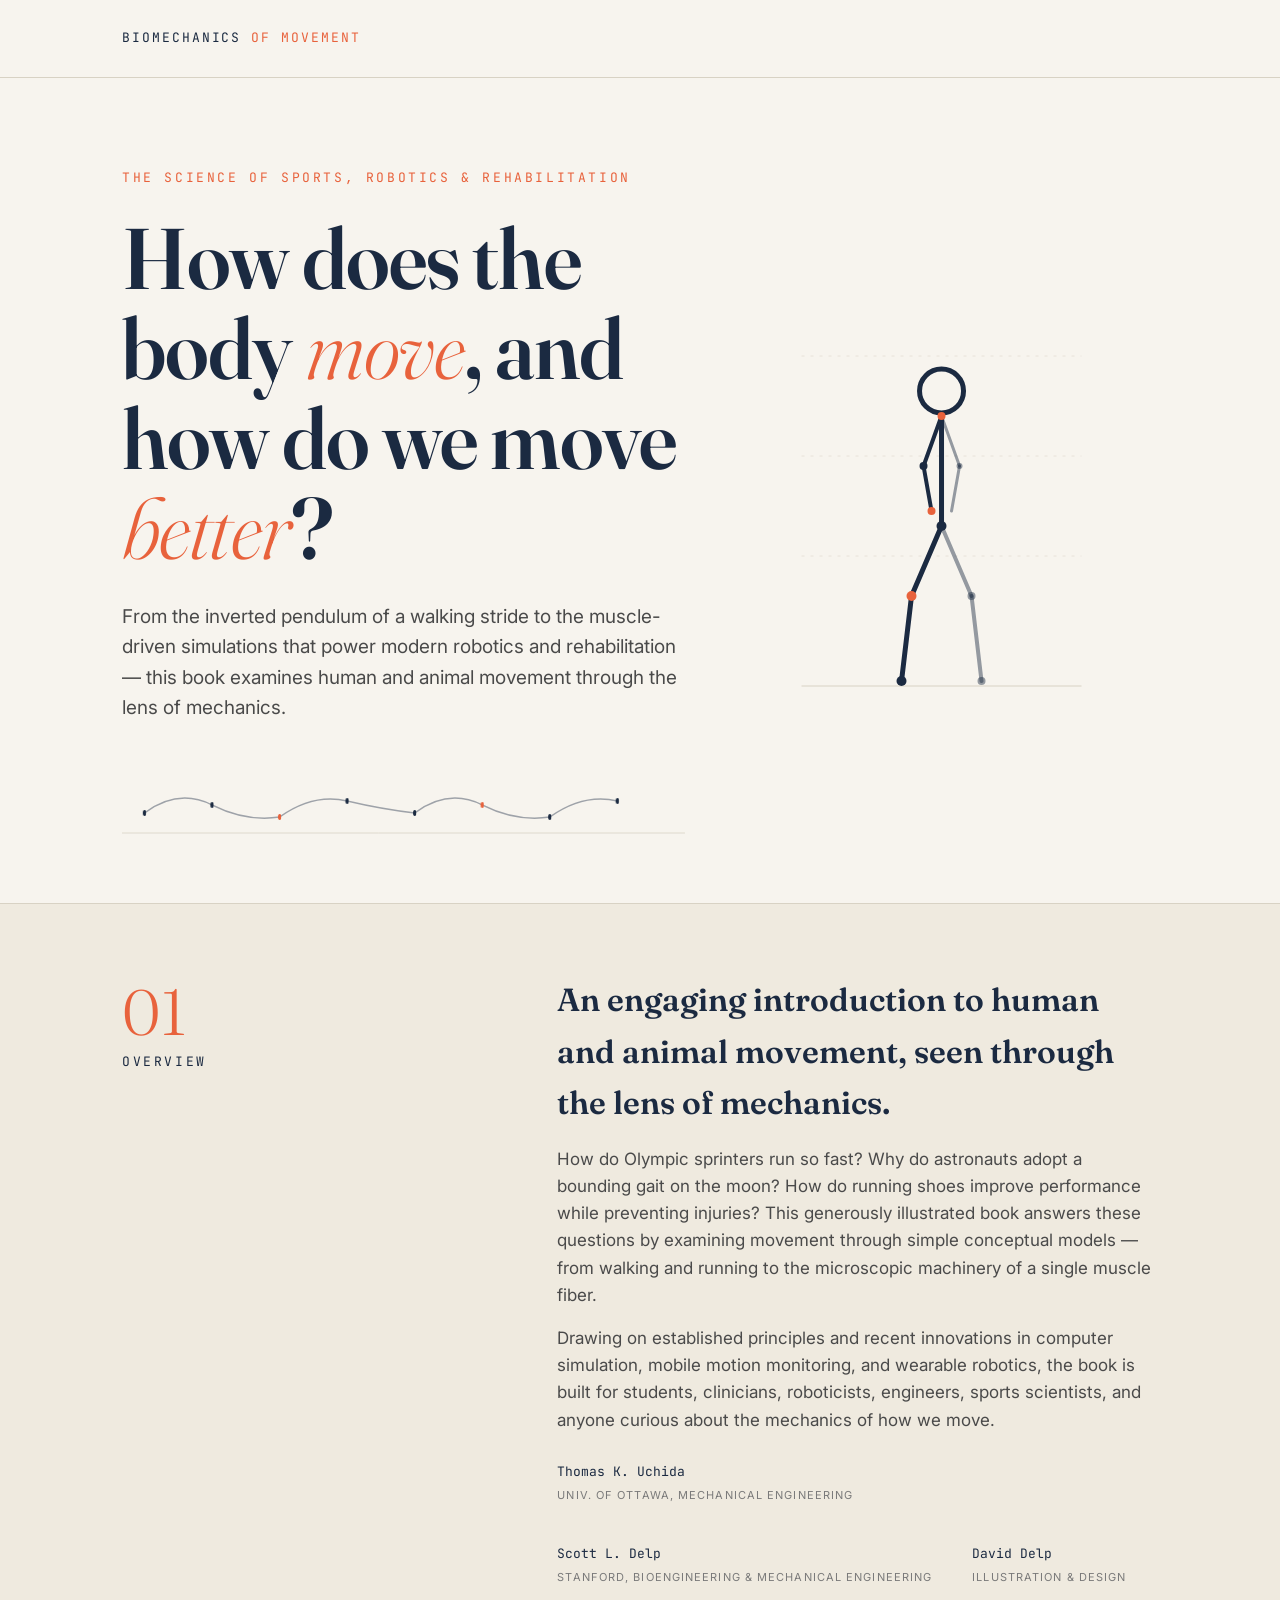
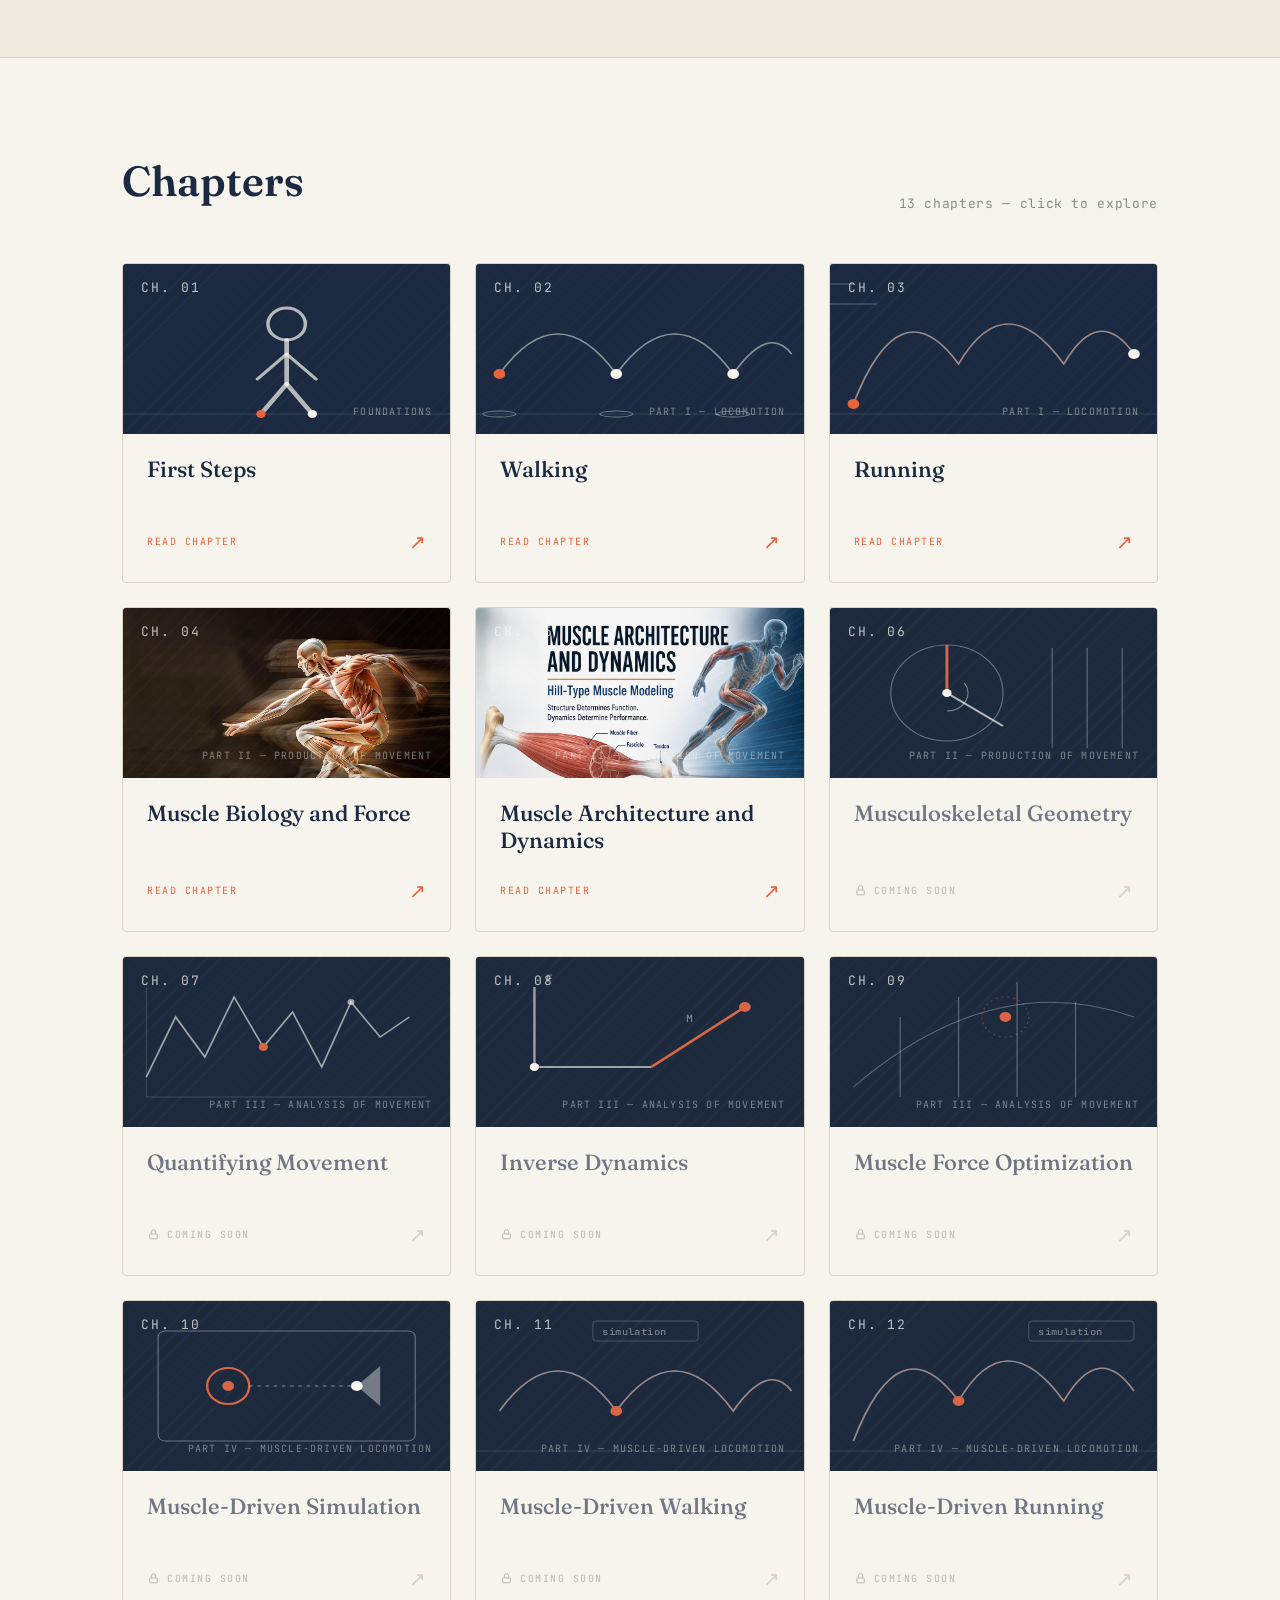
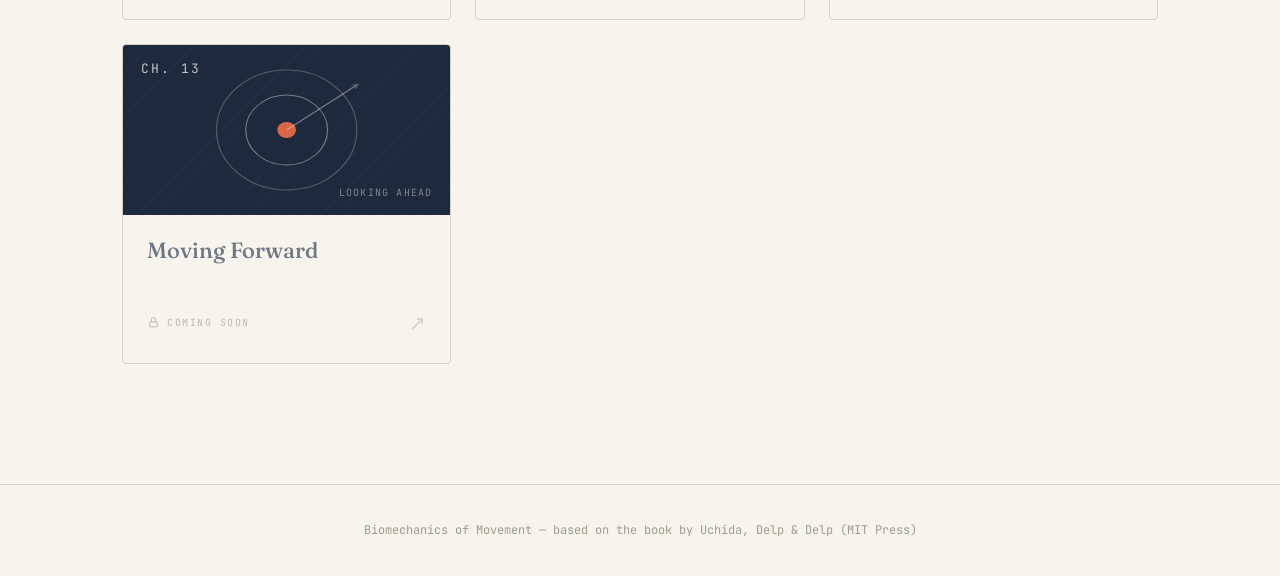
<file: index.html>
<!doctype html>
<html lang="en">
  <head>
    <meta charset="UTF-8" />
    <meta name="viewport" content="width=device-width, initial-scale=1.0" />
    <title>Biomechanics of Movement</title>
    <link rel="preconnect" href="https://fonts.googleapis.com" />
    <link
      href="https://fonts.googleapis.com/css2?family=Fraunces:opsz,wght@9..144,300;9..144,500;9..144,600&family=Inter:wght@400;500;600&family=JetBrains+Mono:wght@400;500&display=swap"
      rel="stylesheet"
    />
    <style>
      :root {
        --ink: #1b2a41;
        --bone: #f7f4ee;
        --bone-deep: #efeadf;
        --orange: #e8623c;
        --graphite: #2e2e2e;
        --line: #d8d2c4;
      }

      * {
        margin: 0;
        padding: 0;
        box-sizing: border-box;
      }

      body {
        background: var(--bone);
        color: var(--graphite);
        font-family: "Inter", sans-serif;
        line-height: 1.6;
      }

      .container {
        max-width: 1100px;
        margin: 0 auto;
        padding: 0 32px;
      }

      /* HEADER */
      header {
        padding: 28px 0;
        border-bottom: 1px solid var(--line);
      }

      .nav {
        display: flex;
        justify-content: space-between;
        align-items: center;
      }

      .brand {
        font-family: "JetBrains Mono", monospace;
        font-size: 13px;
        letter-spacing: 0.15em;
        text-transform: uppercase;
        color: var(--ink);
      }

      .brand span {
        color: var(--orange);
      }

      /* HERO */
      .hero {
        padding: 90px 0 60px;
        position: relative;
        overflow: hidden;
      }

      .hero-grid {
        display: grid;
        grid-template-columns: 1.3fr 1fr;
        gap: 40px;
        align-items: center;
      }

      .hero-figure {
        position: relative;
        height: 420px;
        display: flex;
        align-items: center;
        justify-content: center;
      }

      .hero-figure svg {
        width: 100%;
        height: 100%;
        overflow: visible;
      }

      .hero-eyebrow {
        font-family: "JetBrains Mono", monospace;
        font-size: 13px;
        letter-spacing: 0.2em;
        text-transform: uppercase;
        color: var(--orange);
        margin-bottom: 24px;
      }

      .hero h1 {
        font-family: "Fraunces", serif;
        font-weight: 600;
        font-size: clamp(48px, 7vw, 86px);
        line-height: 1.05;
        color: var(--ink);
        max-width: 900px;
        letter-spacing: -0.01em;
      }

      .hero h1 em {
        font-style: italic;
        font-weight: 300;
        color: var(--orange);
      }

      .hero-sub {
        margin-top: 28px;
        font-size: 19px;
        max-width: 620px;
        color: #4a4a4a;
      }

      /* Gait stride motif */
      .stride {
        margin-top: 60px;
        display: flex;
        align-items: center;
        gap: 0;
        height: 60px;
        overflow: hidden;
      }

      .stride svg {
        display: block;
      }

      /* OVERVIEW */
      .overview {
        padding: 70px 0;
        border-top: 1px solid var(--line);
        border-bottom: 1px solid var(--line);
        background: var(--bone-deep);
      }

      .overview-grid {
        display: grid;
        grid-template-columns: 1fr 1.6fr;
        gap: 60px;
        align-items: start;
      }

      .overview-label {
        font-family: "JetBrains Mono", monospace;
        font-size: 13px;
        letter-spacing: 0.2em;
        text-transform: uppercase;
        color: var(--ink);
        padding-top: 6px;
      }

      .overview-label .num {
        display: block;
        font-family: "Fraunces", serif;
        font-size: 64px;
        font-weight: 300;
        color: var(--orange);
        letter-spacing: 0;
        line-height: 1;
        margin-bottom: 8px;
      }

      .overview-text h2 {
        font-family: "Fraunces", serif;
        font-weight: 600;
        font-size: 32px;
        color: var(--ink);
        margin-bottom: 18px;
      }

      .overview-text p {
        font-size: 17px;
        color: #4a4a4a;
        margin-bottom: 16px;
        max-width: 640px;
      }

      .authors {
        margin-top: 28px;
        display: flex;
        gap: 40px;
        flex-wrap: wrap;
      }

      .author {
        font-family: "JetBrains Mono", monospace;
        font-size: 13px;
        color: var(--ink);
      }

      .author span {
        display: block;
        color: #7a7a7a;
        font-size: 11px;
        text-transform: uppercase;
        letter-spacing: 0.1em;
        margin-top: 4px;
        font-family: "Inter", sans-serif;
      }

      /* CHAPTERS */
      .chapters {
        padding: 90px 0 120px;
      }

      .chapters-head {
        margin-bottom: 48px;
        display: flex;
        justify-content: space-between;
        align-items: flex-end;
        flex-wrap: wrap;
        gap: 16px;
      }

      .chapters-head h2 {
        font-family: "Fraunces", serif;
        font-weight: 600;
        font-size: 42px;
        color: var(--ink);
      }

      .chapters-head p {
        font-family: "JetBrains Mono", monospace;
        font-size: 13px;
        color: #8a8a8a;
        letter-spacing: 0.05em;
      }

      .grid {
        display: grid;
        grid-template-columns: repeat(3, 1fr);
        gap: 24px;
      }

      .card {
        background: var(--bone);
        border: 1px solid var(--line);
        border-radius: 4px;
        padding: 0;
        position: relative;
        text-decoration: none;
        color: inherit;
        display: flex;
        flex-direction: column;
        min-height: 320px;
        overflow: hidden;
        cursor: not-allowed;
        opacity: 0;
        transform: translateY(24px);
        animation: cardIn 0.7s cubic-bezier(0.2, 0.8, 0.2, 1) forwards;
      }

      .card.is-open {
        cursor: pointer;
        transition:
          transform 0.25s ease,
          box-shadow 0.25s ease,
          border-color 0.25s ease;
      }

      .card.is-open:hover {
        transform: translateY(-4px);
        box-shadow: 0 14px 30px -16px rgba(27, 42, 65, 0.35);
        border-color: var(--ink);
      }

      .card.is-open .card-body {
        opacity: 1;
      }

      .card.is-open .card-plate {
        filter: grayscale(0);
      }

      .card-plate {
        background: var(--ink);
        height: 170px;
        position: relative;
        overflow: hidden;
        filter: grayscale(0.15);
      }

      .card-plate svg {
        position: absolute;
        inset: 0;
        width: 100%;
        height: 100%;
      }

      .card-plate .card-num {
        position: absolute;
        top: 14px;
        left: 18px;
        font-family: "JetBrains Mono", monospace;
        font-size: 13px;
        color: var(--bone);
        letter-spacing: 0.15em;
        z-index: 2;
        opacity: 0.75;
      }

      .card-plate .card-part {
        position: absolute;
        bottom: 14px;
        right: 18px;
        font-family: "JetBrains Mono", monospace;
        font-size: 10px;
        color: rgba(247, 244, 238, 0.45);
        text-transform: uppercase;
        letter-spacing: 0.12em;
        text-align: right;
        z-index: 2;
      }

      .card-plate::after {
        content: "";
        position: absolute;
        inset: 0;
        background: repeating-linear-gradient(
          135deg,
          rgba(247, 244, 238, 0.025) 0px,
          rgba(247, 244, 238, 0.025) 1px,
          transparent 1px,
          transparent 10px
        );
        z-index: 1;
        pointer-events: none;
      }

      .card-body {
        padding: 22px 24px 24px;
        display: flex;
        flex-direction: column;
        flex: 1;
        opacity: 0.62;
      }

      .card h3 {
        font-family: "Fraunces", serif;
        font-weight: 500;
        font-size: 22px;
        color: var(--ink);
        line-height: 1.25;
      }

      .card-foot {
        margin-top: auto;
        padding-top: 20px;
        display: flex;
        justify-content: space-between;
        align-items: center;
      }

      .lock-tag {
        display: flex;
        align-items: center;
        gap: 7px;
        font-family: "JetBrains Mono", monospace;
        font-size: 10px;
        letter-spacing: 0.15em;
        text-transform: uppercase;
        color: #9a9484;
      }

      .lock-tag svg {
        width: 13px;
        height: 13px;
        flex-shrink: 0;
      }

      .lock-tag svg path,
      .lock-tag svg rect {
        stroke: #9a9484;
      }

      .read-tag {
        display: flex;
        align-items: center;
        gap: 7px;
        font-family: "JetBrains Mono", monospace;
        font-size: 10px;
        letter-spacing: 0.15em;
        text-transform: uppercase;
        color: var(--orange);
      }

      .arrow {
        font-family: "Fraunces", serif;
        font-size: 20px;
        color: #c2bca8;
      }

      .card.is-open .arrow {
        color: var(--orange);
      }

      @keyframes cardIn {
        to {
          opacity: 1;
          transform: translateY(0);
        }
      }

      @media (max-width: 900px) {
        .grid {
          grid-template-columns: repeat(2, 1fr);
        }

        .overview-grid {
          grid-template-columns: 1fr;
          gap: 24px;
        }

        .hero-grid {
          grid-template-columns: 1fr;
        }

        .hero-figure {
          height: 300px;
          order: -1;
        }
      }

      @media (max-width: 600px) {
        .grid {
          grid-template-columns: 1fr;
        }

        .hero {
          padding: 60px 0 50px;
        }

        .container {
          padding: 0 20px;
        }
      }

      /* hero load-in animations */
      .anim-up {
        opacity: 0;
        transform: translateY(28px);
        animation: fadeUp 0.8s cubic-bezier(0.2, 0.8, 0.2, 1) forwards;
      }

      @keyframes fadeUp {
        to {
          opacity: 1;
          transform: translateY(0);
        }
      }

      .brand-dim {
        animation-name: fadeUpDim;
      }

      @keyframes fadeUpDim {
        to {
          opacity: 0.6;
          transform: translateY(0);
        }
      }

      .stride-draw path {
        stroke-dasharray: 1400;
        stroke-dashoffset: 1400;
        animation: drawLine 2.2s 0.9s cubic-bezier(0.4, 0.1, 0.2, 1) forwards;
      }

      .stride-draw circle {
        opacity: 0;
        animation: dotIn 0.5s ease forwards;
      }

      @keyframes drawLine {
        to {
          stroke-dashoffset: 0;
        }
      }

      @keyframes dotIn {
        to {
          opacity: 1;
        }
      }

      /* Skeleton walk cycle */
      .skel-leg-l,
      .skel-leg-r,
      .skel-arm-l,
      .skel-arm-r {
        transform-box: fill-box;
        transform-origin: top center;
        animation: swing 1.1s ease-in-out infinite alternate;
      }

      .skel-leg-r,
      .skel-arm-l {
        animation-delay: -0.55s;
      }

      .skel-arm-l,
      .skel-arm-r {
        animation-name: swingArm;
      }

      @keyframes swing {
        0% {
          transform: rotate(-18deg);
        }

        100% {
          transform: rotate(18deg);
        }
      }

      @keyframes swingArm {
        0% {
          transform: rotate(14deg);
        }

        100% {
          transform: rotate(-14deg);
        }
      }

      .skel-bob {
        animation: bob 1.1s ease-in-out infinite;
        transform-box: fill-box;
        transform-origin: center;
      }

      @keyframes bob {
        0%,
        100% {
          transform: translateY(0);
        }

        50% {
          transform: translateY(-6px);
        }
      }

      .skel-ground-mark {
        opacity: 0;
        animation: markPulse 2.2s ease-in-out infinite;
      }

      .skel-ground-mark:nth-child(2) {
        animation-delay: 1.1s;
      }

      @keyframes markPulse {
        0%,
        100% {
          opacity: 0;
        }

        50% {
          opacity: 0.5;
        }
      }

      .skel-grid-line {
        stroke-dasharray: 3 6;
      }

      footer {
        border-top: 1px solid var(--line);
        padding: 36px 0;
        font-family: "JetBrains Mono", monospace;
        font-size: 12px;
        color: #a39c8c;
        text-align: center;
      }
    </style>
  </head>

  <body>
    <header>
      <div class="container nav">
        <div class="brand anim-up">Biomechanics <span>of Movement</span></div>
        <div
          class="brand brand-dim anim-up"
          style="animation-delay: 0.1s"
        ></div>
      </div>
    </header>

    <section class="hero">
      <div class="container hero-grid">
        <div>
          <div class="hero-eyebrow anim-up" style="animation-delay: 0.05s">
            The Science of Sports, Robotics &amp; Rehabilitation
          </div>
          <h1 class="anim-up" style="animation-delay: 0.15s">
            How does the body <em>move</em>, and how do we move <em>better</em>?
          </h1>
          <p class="hero-sub anim-up" style="animation-delay: 0.3s">
            From the inverted pendulum of a walking stride to the muscle-driven
            simulations that power modern robotics and rehabilitation &mdash;
            this book examines human and animal movement through the lens of
            mechanics.
          </p>

          <div class="stride anim-up" style="animation-delay: 0.45s">
            <svg
              class="stride-draw"
              width="100%"
              height="60"
              viewBox="0 0 1000 60"
              preserveAspectRatio="none"
              xmlns="http://www.w3.org/2000/svg"
            >
              <line
                x1="0"
                y1="50"
                x2="1000"
                y2="50"
                stroke="#D8D2C4"
                stroke-width="1"
              />
              <path
                d="M40,30 Q100,5 160,22 T280,34 Q340,10 400,18 T520,30 Q580,5 640,22 T760,34 Q820,10 880,18"
                fill="none"
                stroke="#1B2A41"
                stroke-width="1.5"
                stroke-dasharray="4 4"
                opacity="0.4"
              />
              <circle
                cx="40"
                cy="30"
                r="3"
                fill="#1B2A41"
                style="animation-delay: 1s"
              />
              <circle
                cx="160"
                cy="22"
                r="3"
                fill="#1B2A41"
                style="animation-delay: 1.3s"
              />
              <circle
                cx="280"
                cy="34"
                r="3"
                fill="#E8623C"
                style="animation-delay: 1.6s"
              />
              <circle
                cx="400"
                cy="18"
                r="3"
                fill="#1B2A41"
                style="animation-delay: 1.9s"
              />
              <circle
                cx="520"
                cy="30"
                r="3"
                fill="#1B2A41"
                style="animation-delay: 2.2s"
              />
              <circle
                cx="640"
                cy="22"
                r="3"
                fill="#E8623C"
                style="animation-delay: 2.5s"
              />
              <circle
                cx="760"
                cy="34"
                r="3"
                fill="#1B2A41"
                style="animation-delay: 2.8s"
              />
              <circle
                cx="880"
                cy="18"
                r="3"
                fill="#1B2A41"
                style="animation-delay: 3s"
              />
            </svg>
          </div>
        </div>

        <div class="hero-figure anim-up" style="animation-delay: 0.5s">
          <svg
            viewBox="0 0 320 420"
            xmlns="http://www.w3.org/2000/svg"
            aria-hidden="true"
          >
            <!-- ground -->
            <line
              x1="20"
              y1="390"
              x2="300"
              y2="390"
              stroke="#D8D2C4"
              stroke-width="1"
            />
            <line
              class="skel-grid-line"
              x1="20"
              y1="60"
              x2="300"
              y2="60"
              stroke="#D8D2C4"
              stroke-width="1"
              opacity="0.5"
            />
            <line
              class="skel-grid-line"
              x1="20"
              y1="160"
              x2="300"
              y2="160"
              stroke="#D8D2C4"
              stroke-width="1"
              opacity="0.5"
            />
            <line
              class="skel-grid-line"
              x1="20"
              y1="260"
              x2="300"
              y2="260"
              stroke="#D8D2C4"
              stroke-width="1"
              opacity="0.5"
            />

            <!-- footfall marks -->
            <ellipse
              class="skel-ground-mark"
              cx="120"
              cy="390"
              rx="18"
              ry="4"
              fill="#E8623C"
            />
            <ellipse
              class="skel-ground-mark"
              cx="200"
              cy="390"
              rx="18"
              ry="4"
              fill="#1B2A41"
            />

            <!-- figure group, bobbing -->
            <g class="skel-bob">
              <!-- back arm -->
              <g class="skel-arm-r">
                <line
                  x1="160"
                  y1="120"
                  x2="178"
                  y2="170"
                  stroke="#1B2A41"
                  stroke-width="3"
                  stroke-linecap="round"
                  opacity="0.45"
                />
                <line
                  x1="178"
                  y1="170"
                  x2="170"
                  y2="215"
                  stroke="#1B2A41"
                  stroke-width="3"
                  stroke-linecap="round"
                  opacity="0.45"
                />
                <circle cx="178" cy="170" r="3" fill="#1B2A41" opacity="0.45" />
              </g>

              <!-- back leg -->
              <g class="skel-leg-r">
                <line
                  x1="160"
                  y1="230"
                  x2="190"
                  y2="300"
                  stroke="#1B2A41"
                  stroke-width="4"
                  stroke-linecap="round"
                  opacity="0.45"
                />
                <line
                  x1="190"
                  y1="300"
                  x2="200"
                  y2="385"
                  stroke="#1B2A41"
                  stroke-width="4"
                  stroke-linecap="round"
                  opacity="0.45"
                />
                <circle cx="190" cy="300" r="4" fill="#1B2A41" opacity="0.45" />
                <circle cx="200" cy="385" r="4" fill="#1B2A41" opacity="0.45" />
              </g>

              <!-- front leg -->
              <g class="skel-leg-l">
                <line
                  x1="160"
                  y1="230"
                  x2="130"
                  y2="300"
                  stroke="#1B2A41"
                  stroke-width="5"
                  stroke-linecap="round"
                />
                <line
                  x1="130"
                  y1="300"
                  x2="120"
                  y2="385"
                  stroke="#1B2A41"
                  stroke-width="5"
                  stroke-linecap="round"
                />
                <circle cx="130" cy="300" r="5" fill="#E8623C" />
                <circle cx="120" cy="385" r="5" fill="#1B2A41" />
              </g>

              <!-- torso -->
              <line
                x1="160"
                y1="120"
                x2="160"
                y2="230"
                stroke="#1B2A41"
                stroke-width="5"
                stroke-linecap="round"
              />

              <!-- front arm -->
              <g class="skel-arm-l">
                <line
                  x1="160"
                  y1="120"
                  x2="142"
                  y2="170"
                  stroke="#1B2A41"
                  stroke-width="4"
                  stroke-linecap="round"
                />
                <line
                  x1="142"
                  y1="170"
                  x2="150"
                  y2="215"
                  stroke="#1B2A41"
                  stroke-width="4"
                  stroke-linecap="round"
                />
                <circle cx="142" cy="170" r="4" fill="#1B2A41" />
                <circle cx="150" cy="215" r="4" fill="#E8623C" />
              </g>

              <!-- head -->
              <circle
                cx="160"
                cy="95"
                r="22"
                fill="none"
                stroke="#1B2A41"
                stroke-width="5"
              />

              <!-- joint markers -->
              <circle cx="160" cy="120" r="4" fill="#E8623C" />
              <circle cx="160" cy="230" r="5" fill="#1B2A41" />
            </g>
          </svg>
        </div>
      </div>
    </section>

    <section class="overview">
      <div class="container overview-grid">
        <div class="overview-label">
          <span class="num">01</span>
          Overview
        </div>
        <div class="overview-text">
          <h2>
            An engaging introduction to human and animal movement, seen through
            the lens of mechanics.
          </h2>
          <p>
            How do Olympic sprinters run so fast? Why do astronauts adopt a
            bounding gait on the moon? How do running shoes improve performance
            while preventing injuries? This generously illustrated book answers
            these questions by examining movement through simple conceptual
            models &mdash; from walking and running to the microscopic machinery
            of a single muscle fiber.
          </p>
          <p>
            Drawing on established principles and recent innovations in computer
            simulation, mobile motion monitoring, and wearable robotics, the
            book is built for students, clinicians, roboticists, engineers,
            sports scientists, and anyone curious about the mechanics of how we
            move.
          </p>
          <div class="authors">
            <div class="author">
              Thomas K. Uchida<span
                >Univ. of Ottawa, Mechanical Engineering</span
              >
            </div>
            <div class="author">
              Scott L. Delp<span
                >Stanford, Bioengineering &amp; Mechanical Engineering</span
              >
            </div>
            <div class="author">
              David Delp<span>Illustration &amp; Design</span>
            </div>
          </div>
        </div>
      </div>
    </section>

    <section class="chapters">
      <div class="container">
        <div class="chapters-head">
          <h2>Chapters</h2>
          <p>13 chapters &mdash; click to explore</p>
        </div>

        <div class="grid">
          <a
            class="card is-open"
            style="animation-delay: 0.04s"
            href="Chp1.html"
          >
            <div class="card-plate">
              <svg viewBox="0 0 280 170" preserveAspectRatio="none">
                <line
                  x1="0"
                  y1="150"
                  x2="280"
                  y2="150"
                  stroke="#F7F4EE"
                  stroke-width="0.5"
                  opacity="0.25"
                />
                <circle
                  cx="140"
                  cy="60"
                  r="16"
                  fill="none"
                  stroke="#F7F4EE"
                  stroke-width="3"
                  opacity="0.7"
                />
                <line
                  x1="140"
                  y1="76"
                  x2="140"
                  y2="120"
                  stroke="#F7F4EE"
                  stroke-width="4"
                  stroke-linecap="round"
                  opacity="0.7"
                />
                <line
                  x1="140"
                  y1="120"
                  x2="118"
                  y2="150"
                  stroke="#F7F4EE"
                  stroke-width="4"
                  stroke-linecap="round"
                  opacity="0.7"
                />
                <line
                  x1="140"
                  y1="120"
                  x2="162"
                  y2="150"
                  stroke="#F7F4EE"
                  stroke-width="4"
                  stroke-linecap="round"
                  opacity="0.7"
                />
                <line
                  x1="140"
                  y1="90"
                  x2="115"
                  y2="115"
                  stroke="#F7F4EE"
                  stroke-width="3"
                  stroke-linecap="round"
                  opacity="0.7"
                />
                <line
                  x1="140"
                  y1="90"
                  x2="165"
                  y2="115"
                  stroke="#F7F4EE"
                  stroke-width="3"
                  stroke-linecap="round"
                  opacity="0.7"
                />
                <circle cx="118" cy="150" r="4" fill="#E8623C" />
                <circle cx="162" cy="150" r="4" fill="#F7F4EE" />
              </svg>
              <div class="card-num">CH. 01</div>
              <div class="card-part">Foundations</div>
            </div>
            <div class="card-body">
              <h3>First Steps</h3>
              <div class="card-foot">
                <span class="read-tag">Read chapter</span>
                <span class="arrow">&#8599;</span>
              </div>
            </div>
          </a>

          <a
            class="card is-open"
            style="animation-delay: 0.08s"
            href="Chp2.html"
          >
            <div class="card-plate">
              <svg viewBox="0 0 280 170" preserveAspectRatio="none">
                <line
                  x1="0"
                  y1="150"
                  x2="280"
                  y2="150"
                  stroke="#F7F4EE"
                  stroke-width="0.5"
                  opacity="0.25"
                />
                <path
                  d="M20,110 Q70,30 120,110 Q170,30 220,110 Q250,60 270,90"
                  fill="none"
                  stroke="#F7F4EE"
                  stroke-width="1.5"
                  opacity="0.5"
                />
                <circle cx="20" cy="110" r="5" fill="#E8623C" />
                <circle cx="120" cy="110" r="5" fill="#F7F4EE" />
                <circle cx="220" cy="110" r="5" fill="#F7F4EE" />
                <ellipse
                  cx="20"
                  cy="150"
                  rx="14"
                  ry="3"
                  fill="none"
                  stroke="#F7F4EE"
                  stroke-width="1"
                  opacity="0.4"
                />
                <ellipse
                  cx="120"
                  cy="150"
                  rx="14"
                  ry="3"
                  fill="none"
                  stroke="#F7F4EE"
                  stroke-width="1"
                  opacity="0.4"
                />
                <ellipse
                  cx="220"
                  cy="150"
                  rx="14"
                  ry="3"
                  fill="none"
                  stroke="#F7F4EE"
                  stroke-width="1"
                  opacity="0.4"
                />
              </svg>
              <div class="card-num">CH. 02</div>
              <div class="card-part">Part I &mdash; Locomotion</div>
            </div>
            <div class="card-body">
              <h3>Walking</h3>
              <div class="card-foot">
                <span class="read-tag">Read chapter</span>
                <span class="arrow">&#8599;</span>
              </div>
            </div>
          </a>

          <a
            class="card is-open"
            style="animation-delay: 0.12s"
            href="Chp3.html"
          >
            <div class="card-plate">
              <svg viewBox="0 0 280 170" preserveAspectRatio="none">
                <line
                  x1="0"
                  y1="150"
                  x2="280"
                  y2="150"
                  stroke="#F7F4EE"
                  stroke-width="0.5"
                  opacity="0.25"
                />
                <path
                  d="M20,140 Q60,20 110,100 Q150,20 200,100 Q230,40 260,90"
                  fill="none"
                  stroke="#F7F4EE"
                  stroke-width="1.5"
                  opacity="0.5"
                />
                <path
                  d="M20,140 Q60,20 110,100 Q150,20 200,100 Q230,40 260,90"
                  fill="none"
                  stroke="#E8623C"
                  stroke-width="1"
                  stroke-dasharray="2 5"
                  opacity="0.7"
                />
                <circle cx="20" cy="140" r="5" fill="#E8623C" />
                <circle cx="260" cy="90" r="5" fill="#F7F4EE" />
                <path
                  d="M0,20 L20,20 M0,40 L40,40"
                  stroke="#F7F4EE"
                  stroke-width="1"
                  opacity="0.3"
                />
              </svg>
              <div class="card-num">CH. 03</div>
              <div class="card-part">Part I &mdash; Locomotion</div>
            </div>
            <div class="card-body">
              <h3>Running</h3>
              <div class="card-foot">
                <span class="read-tag">Read chapter</span>
                <span class="arrow">&#8599;</span>
              </div>
            </div>
          </a>

          <a
            class="card is-open"
            style="animation-delay: 0.16s"
            href="Chp4.html"
          >
            <div class="card-plate">
              <img
                src="img/chp4.png"
                width="100%"
                alt="Chapter 4 hero figure"
              />
              <div class="card-num">CH. 04</div>
              <div class="card-part">
                Part II &mdash; Production of Movement
              </div>
            </div>
            <div class="card-body">
              <h3>Muscle Biology and Force</h3>
              <div class="card-foot">
                <span class="read-tag">Read chapter</span>
                <span class="arrow">&#8599;</span>
              </div>
            </div>
          </a>

          <a
            class="card is-open"
            style="animation-delay: 0.16s"
            href="Chp5.html"
          >
            <div class="card-plate">
              <img
                src="img/chp5.png"
                width="100%"
                alt="Chapter 5 hero figure"
              />
              <div class="card-num">CH. 05</div>
              <div class="card-part">
                Part II &mdash; Production of Movement
              </div>
            </div>
            <div class="card-body">
              <h3>Muscle Architecture and Dynamics</h3>
              <div class="card-foot">
                <span class="read-tag">Read chapter</span>
                <span class="arrow">&#8599;</span>
              </div>
            </div>
          </a>

          <div class="card" style="animation-delay: 0.24s" aria-disabled="true">
            <div class="card-plate">
              <svg viewBox="0 0 280 170" preserveAspectRatio="none">
                <circle
                  cx="100"
                  cy="85"
                  r="48"
                  fill="none"
                  stroke="#F7F4EE"
                  stroke-width="1"
                  opacity="0.35"
                />
                <line
                  x1="100"
                  y1="85"
                  x2="100"
                  y2="37"
                  stroke="#E8623C"
                  stroke-width="2.5"
                />
                <line
                  x1="100"
                  y1="85"
                  x2="148"
                  y2="118"
                  stroke="#F7F4EE"
                  stroke-width="2"
                  opacity="0.7"
                />
                <path
                  d="M115,75 A18,18 0 0 1 100,103"
                  fill="none"
                  stroke="#F7F4EE"
                  stroke-width="1"
                  opacity="0.5"
                />
                <circle cx="100" cy="85" r="4" fill="#F7F4EE" />
                <line
                  x1="190"
                  y1="40"
                  x2="190"
                  y2="140"
                  stroke="#F7F4EE"
                  stroke-width="1"
                  opacity="0.3"
                />
                <line
                  x1="220"
                  y1="40"
                  x2="220"
                  y2="140"
                  stroke="#F7F4EE"
                  stroke-width="1"
                  opacity="0.3"
                />
                <line
                  x1="250"
                  y1="40"
                  x2="250"
                  y2="140"
                  stroke="#F7F4EE"
                  stroke-width="1"
                  opacity="0.3"
                />
              </svg>
              <div class="card-num">CH. 06</div>
              <div class="card-part">
                Part II &mdash; Production of Movement
              </div>
            </div>
            <div class="card-body">
              <h3>Musculoskeletal Geometry</h3>
              <div class="card-foot">
                <span class="lock-tag">
                  <svg
                    viewBox="0 0 24 24"
                    fill="none"
                    xmlns="http://www.w3.org/2000/svg"
                  >
                    <rect
                      x="5"
                      y="11"
                      width="14"
                      height="9"
                      rx="1.5"
                      stroke-width="1.8"
                    />
                    <path d="M8 11V7a4 4 0 0 1 8 0v4" stroke-width="1.8" />
                  </svg>
                  Coming soon
                </span>
                <span class="arrow">&#8599;</span>
              </div>
            </div>
          </div>

          <div class="card" style="animation-delay: 0.28s" aria-disabled="true">
            <div class="card-plate">
              <svg viewBox="0 0 280 170" preserveAspectRatio="none">
                <line
                  x1="20"
                  y1="140"
                  x2="260"
                  y2="140"
                  stroke="#F7F4EE"
                  stroke-width="0.5"
                  opacity="0.3"
                />
                <line
                  x1="20"
                  y1="30"
                  x2="20"
                  y2="140"
                  stroke="#F7F4EE"
                  stroke-width="0.5"
                  opacity="0.3"
                />
                <path
                  d="M20,120 L45,60 L70,100 L95,40 L120,90 L145,55 L170,110 L195,45 L220,80 L245,60"
                  fill="none"
                  stroke="#F7F4EE"
                  stroke-width="1.5"
                  opacity="0.6"
                />
                <circle cx="120" cy="90" r="4" fill="#E8623C" />
                <circle cx="195" cy="45" r="3" fill="#F7F4EE" opacity="0.6" />
              </svg>
              <div class="card-num">CH. 07</div>
              <div class="card-part">Part III &mdash; Analysis of Movement</div>
            </div>
            <div class="card-body">
              <h3>Quantifying Movement</h3>
              <div class="card-foot">
                <span class="lock-tag">
                  <svg
                    viewBox="0 0 24 24"
                    fill="none"
                    xmlns="http://www.w3.org/2000/svg"
                  >
                    <rect
                      x="5"
                      y="11"
                      width="14"
                      height="9"
                      rx="1.5"
                      stroke-width="1.8"
                    />
                    <path d="M8 11V7a4 4 0 0 1 8 0v4" stroke-width="1.8" />
                  </svg>
                  Coming soon
                </span>
                <span class="arrow">&#8599;</span>
              </div>
            </div>
          </div>

          <div class="card" style="animation-delay: 0.32s" aria-disabled="true">
            <div class="card-plate">
              <svg viewBox="0 0 280 170" preserveAspectRatio="none">
                <g stroke="#F7F4EE" stroke-width="2" opacity="0.6" fill="none">
                  <path d="M50,30 L50,110 L150,110" />
                </g>
                <path
                  d="M150,110 L230,50"
                  stroke="#E8623C"
                  stroke-width="2.5"
                  fill="none"
                />
                <circle cx="230" cy="50" r="5" fill="#E8623C" />
                <circle cx="50" cy="110" r="4" fill="#F7F4EE" />
                <text
                  x="60"
                  y="25"
                  font-family="JetBrains Mono, monospace"
                  font-size="10"
                  fill="#F7F4EE"
                  opacity="0.5"
                >
                  F
                </text>
                <text
                  x="180"
                  y="65"
                  font-family="JetBrains Mono, monospace"
                  font-size="10"
                  fill="#F7F4EE"
                  opacity="0.5"
                >
                  M
                </text>
              </svg>
              <div class="card-num">CH. 08</div>
              <div class="card-part">Part III &mdash; Analysis of Movement</div>
            </div>
            <div class="card-body">
              <h3>Inverse Dynamics</h3>
              <div class="card-foot">
                <span class="lock-tag">
                  <svg
                    viewBox="0 0 24 24"
                    fill="none"
                    xmlns="http://www.w3.org/2000/svg"
                  >
                    <rect
                      x="5"
                      y="11"
                      width="14"
                      height="9"
                      rx="1.5"
                      stroke-width="1.8"
                    />
                    <path d="M8 11V7a4 4 0 0 1 8 0v4" stroke-width="1.8" />
                  </svg>
                  Coming soon
                </span>
                <span class="arrow">&#8599;</span>
              </div>
            </div>
          </div>

          <div class="card" style="animation-delay: 0.36s" aria-disabled="true">
            <div class="card-plate">
              <svg viewBox="0 0 280 170" preserveAspectRatio="none">
                <path
                  d="M20,130 Q140,10 260,60"
                  fill="none"
                  stroke="#F7F4EE"
                  stroke-width="1"
                  opacity="0.3"
                />
                <circle cx="150" cy="60" r="5" fill="#E8623C" />
                <circle
                  cx="150"
                  cy="60"
                  r="20"
                  fill="none"
                  stroke="#E8623C"
                  stroke-width="1"
                  opacity="0.4"
                  stroke-dasharray="2 3"
                />
                <line
                  x1="60"
                  y1="140"
                  x2="60"
                  y2="60"
                  stroke="#F7F4EE"
                  stroke-width="1"
                  opacity="0.3"
                />
                <line
                  x1="110"
                  y1="140"
                  x2="110"
                  y2="40"
                  stroke="#F7F4EE"
                  stroke-width="1"
                  opacity="0.3"
                />
                <line
                  x1="160"
                  y1="140"
                  x2="160"
                  y2="25"
                  stroke="#F7F4EE"
                  stroke-width="1"
                  opacity="0.3"
                />
                <line
                  x1="210"
                  y1="140"
                  x2="210"
                  y2="45"
                  stroke="#F7F4EE"
                  stroke-width="1"
                  opacity="0.3"
                />
              </svg>
              <div class="card-num">CH. 09</div>
              <div class="card-part">Part III &mdash; Analysis of Movement</div>
            </div>
            <div class="card-body">
              <h3>Muscle Force Optimization</h3>
              <div class="card-foot">
                <span class="lock-tag">
                  <svg
                    viewBox="0 0 24 24"
                    fill="none"
                    xmlns="http://www.w3.org/2000/svg"
                  >
                    <rect
                      x="5"
                      y="11"
                      width="14"
                      height="9"
                      rx="1.5"
                      stroke-width="1.8"
                    />
                    <path d="M8 11V7a4 4 0 0 1 8 0v4" stroke-width="1.8" />
                  </svg>
                  Coming soon
                </span>
                <span class="arrow">&#8599;</span>
              </div>
            </div>
          </div>

          <div class="card" style="animation-delay: 0.4s" aria-disabled="true">
            <div class="card-plate">
              <svg viewBox="0 0 280 170" preserveAspectRatio="none">
                <rect
                  x="30"
                  y="30"
                  width="220"
                  height="110"
                  rx="6"
                  fill="none"
                  stroke="#F7F4EE"
                  stroke-width="1"
                  opacity="0.35"
                />
                <circle
                  cx="90"
                  cy="85"
                  r="18"
                  fill="none"
                  stroke="#E8623C"
                  stroke-width="2"
                />
                <circle cx="90" cy="85" r="5" fill="#E8623C" />
                <line
                  x1="108"
                  y1="85"
                  x2="200"
                  y2="85"
                  stroke="#F7F4EE"
                  stroke-width="1"
                  stroke-dasharray="3 4"
                  opacity="0.5"
                />
                <circle cx="200" cy="85" r="5" fill="#F7F4EE" />
                <path
                  d="M200,85 L220,65 L220,105 Z"
                  fill="#F7F4EE"
                  opacity="0.4"
                />
              </svg>
              <div class="card-num">CH. 10</div>
              <div class="card-part">
                Part IV &mdash; Muscle-Driven Locomotion
              </div>
            </div>
            <div class="card-body">
              <h3>Muscle-Driven Simulation</h3>
              <div class="card-foot">
                <span class="lock-tag">
                  <svg
                    viewBox="0 0 24 24"
                    fill="none"
                    xmlns="http://www.w3.org/2000/svg"
                  >
                    <rect
                      x="5"
                      y="11"
                      width="14"
                      height="9"
                      rx="1.5"
                      stroke-width="1.8"
                    />
                    <path d="M8 11V7a4 4 0 0 1 8 0v4" stroke-width="1.8" />
                  </svg>
                  Coming soon
                </span>
                <span class="arrow">&#8599;</span>
              </div>
            </div>
          </div>

          <div class="card" style="animation-delay: 0.44s" aria-disabled="true">
            <div class="card-plate">
              <svg viewBox="0 0 280 170" preserveAspectRatio="none">
                <line
                  x1="0"
                  y1="150"
                  x2="280"
                  y2="150"
                  stroke="#F7F4EE"
                  stroke-width="0.5"
                  opacity="0.25"
                />
                <path
                  d="M20,110 Q70,30 120,110 Q170,30 220,110 Q250,60 270,90"
                  fill="none"
                  stroke="#F7F4EE"
                  stroke-width="1.5"
                  opacity="0.5"
                />
                <path
                  d="M20,110 Q70,30 120,110 Q170,30 220,110 Q250,60 270,90"
                  fill="none"
                  stroke="#E8623C"
                  stroke-width="1"
                  stroke-dasharray="2 4"
                  opacity="0.7"
                />
                <circle cx="120" cy="110" r="5" fill="#E8623C" />
                <rect
                  x="100"
                  y="20"
                  width="90"
                  height="20"
                  rx="3"
                  fill="none"
                  stroke="#F7F4EE"
                  stroke-width="0.5"
                  opacity="0.4"
                />
                <text
                  x="108"
                  y="34"
                  font-family="JetBrains Mono, monospace"
                  font-size="9"
                  fill="#F7F4EE"
                  opacity="0.5"
                >
                  simulation
                </text>
              </svg>
              <div class="card-num">CH. 11</div>
              <div class="card-part">
                Part IV &mdash; Muscle-Driven Locomotion
              </div>
            </div>
            <div class="card-body">
              <h3>Muscle-Driven Walking</h3>
              <div class="card-foot">
                <span class="lock-tag">
                  <svg
                    viewBox="0 0 24 24"
                    fill="none"
                    xmlns="http://www.w3.org/2000/svg"
                  >
                    <rect
                      x="5"
                      y="11"
                      width="14"
                      height="9"
                      rx="1.5"
                      stroke-width="1.8"
                    />
                    <path d="M8 11V7a4 4 0 0 1 8 0v4" stroke-width="1.8" />
                  </svg>
                  Coming soon
                </span>
                <span class="arrow">&#8599;</span>
              </div>
            </div>
          </div>

          <div class="card" style="animation-delay: 0.48s" aria-disabled="true">
            <div class="card-plate">
              <svg viewBox="0 0 280 170" preserveAspectRatio="none">
                <line
                  x1="0"
                  y1="150"
                  x2="280"
                  y2="150"
                  stroke="#F7F4EE"
                  stroke-width="0.5"
                  opacity="0.25"
                />
                <path
                  d="M20,140 Q60,20 110,100 Q150,20 200,100 Q230,40 260,90"
                  fill="none"
                  stroke="#F7F4EE"
                  stroke-width="1.5"
                  opacity="0.5"
                />
                <path
                  d="M20,140 Q60,20 110,100 Q150,20 200,100 Q230,40 260,90"
                  fill="none"
                  stroke="#E8623C"
                  stroke-width="1"
                  stroke-dasharray="2 4"
                  opacity="0.7"
                />
                <circle cx="110" cy="100" r="5" fill="#E8623C" />
                <rect
                  x="170"
                  y="20"
                  width="90"
                  height="20"
                  rx="3"
                  fill="none"
                  stroke="#F7F4EE"
                  stroke-width="0.5"
                  opacity="0.4"
                />
                <text
                  x="178"
                  y="34"
                  font-family="JetBrains Mono, monospace"
                  font-size="9"
                  fill="#F7F4EE"
                  opacity="0.5"
                >
                  simulation
                </text>
              </svg>
              <div class="card-num">CH. 12</div>
              <div class="card-part">
                Part IV &mdash; Muscle-Driven Locomotion
              </div>
            </div>
            <div class="card-body">
              <h3>Muscle-Driven Running</h3>
              <div class="card-foot">
                <span class="lock-tag">
                  <svg
                    viewBox="0 0 24 24"
                    fill="none"
                    xmlns="http://www.w3.org/2000/svg"
                  >
                    <rect
                      x="5"
                      y="11"
                      width="14"
                      height="9"
                      rx="1.5"
                      stroke-width="1.8"
                    />
                    <path d="M8 11V7a4 4 0 0 1 8 0v4" stroke-width="1.8" />
                  </svg>
                  Coming soon
                </span>
                <span class="arrow">&#8599;</span>
              </div>
            </div>
          </div>

          <div class="card" style="animation-delay: 0.52s" aria-disabled="true">
            <div class="card-plate">
              <svg viewBox="0 0 280 170" preserveAspectRatio="none">
                <circle cx="140" cy="85" r="8" fill="#E8623C" />
                <circle
                  cx="140"
                  cy="85"
                  r="35"
                  fill="none"
                  stroke="#F7F4EE"
                  stroke-width="1"
                  opacity="0.4"
                />
                <circle
                  cx="140"
                  cy="85"
                  r="60"
                  fill="none"
                  stroke="#F7F4EE"
                  stroke-width="1"
                  opacity="0.25"
                />
                <line
                  x1="140"
                  y1="85"
                  x2="200"
                  y2="40"
                  stroke="#F7F4EE"
                  stroke-width="1"
                  opacity="0.4"
                  marker-end="url(#fwd)"
                />
                <defs>
                  <marker
                    id="fwd"
                    markerWidth="6"
                    markerHeight="6"
                    refX="3"
                    refY="3"
                    orient="auto"
                  >
                    <path d="M0,0 L6,3 L0,6 Z" fill="#F7F4EE" opacity="0.5" />
                  </marker>
                </defs>
              </svg>
              <div class="card-num">CH. 13</div>
              <div class="card-part">Looking Ahead</div>
            </div>
            <div class="card-body">
              <h3>Moving Forward</h3>
              <div class="card-foot">
                <span class="lock-tag">
                  <svg
                    viewBox="0 0 24 24"
                    fill="none"
                    xmlns="http://www.w3.org/2000/svg"
                  >
                    <rect
                      x="5"
                      y="11"
                      width="14"
                      height="9"
                      rx="1.5"
                      stroke-width="1.8"
                    />
                    <path d="M8 11V7a4 4 0 0 1 8 0v4" stroke-width="1.8" />
                  </svg>
                  Coming soon
                </span>
                <span class="arrow">&#8599;</span>
              </div>
            </div>
          </div>
        </div>
      </div>
    </section>

    <footer>
      Biomechanics of Movement &mdash; based on the book by Uchida, Delp &amp;
      Delp (MIT Press)
    </footer>
  </body>
</html>
</file>
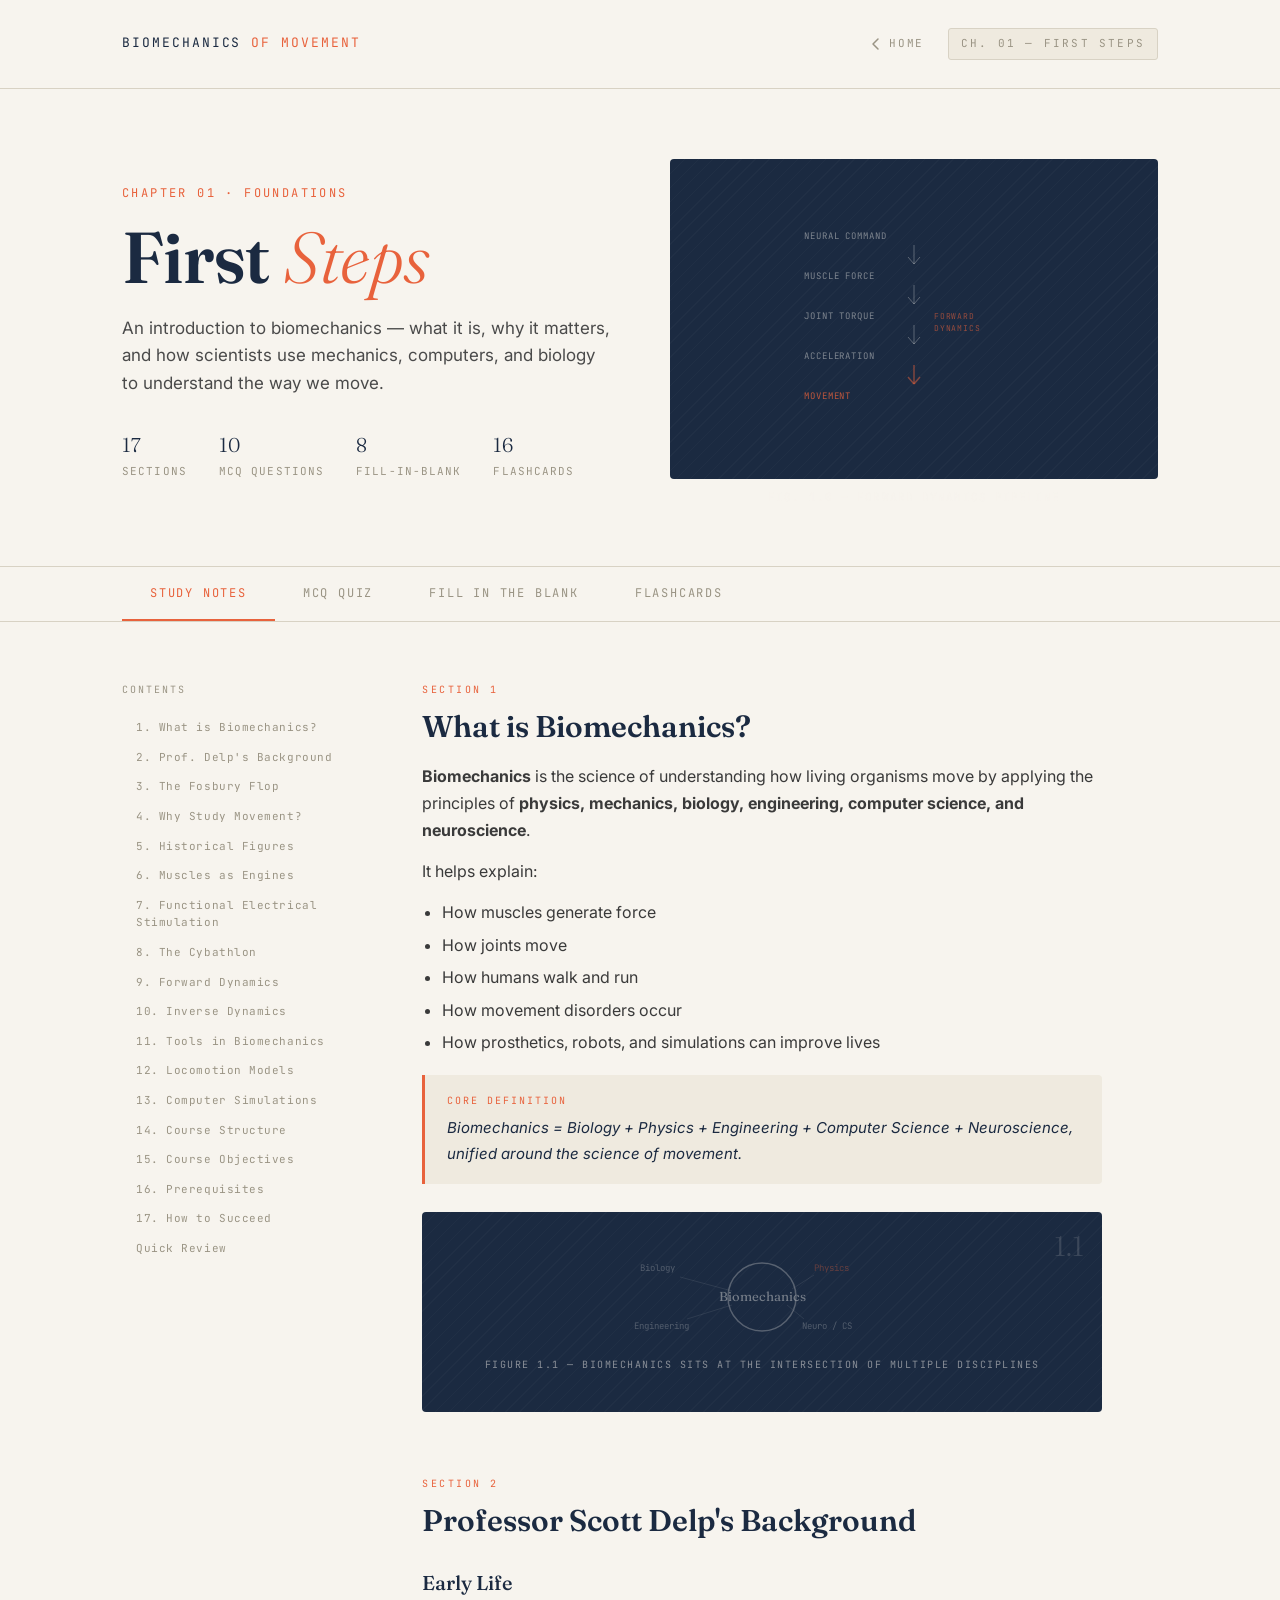
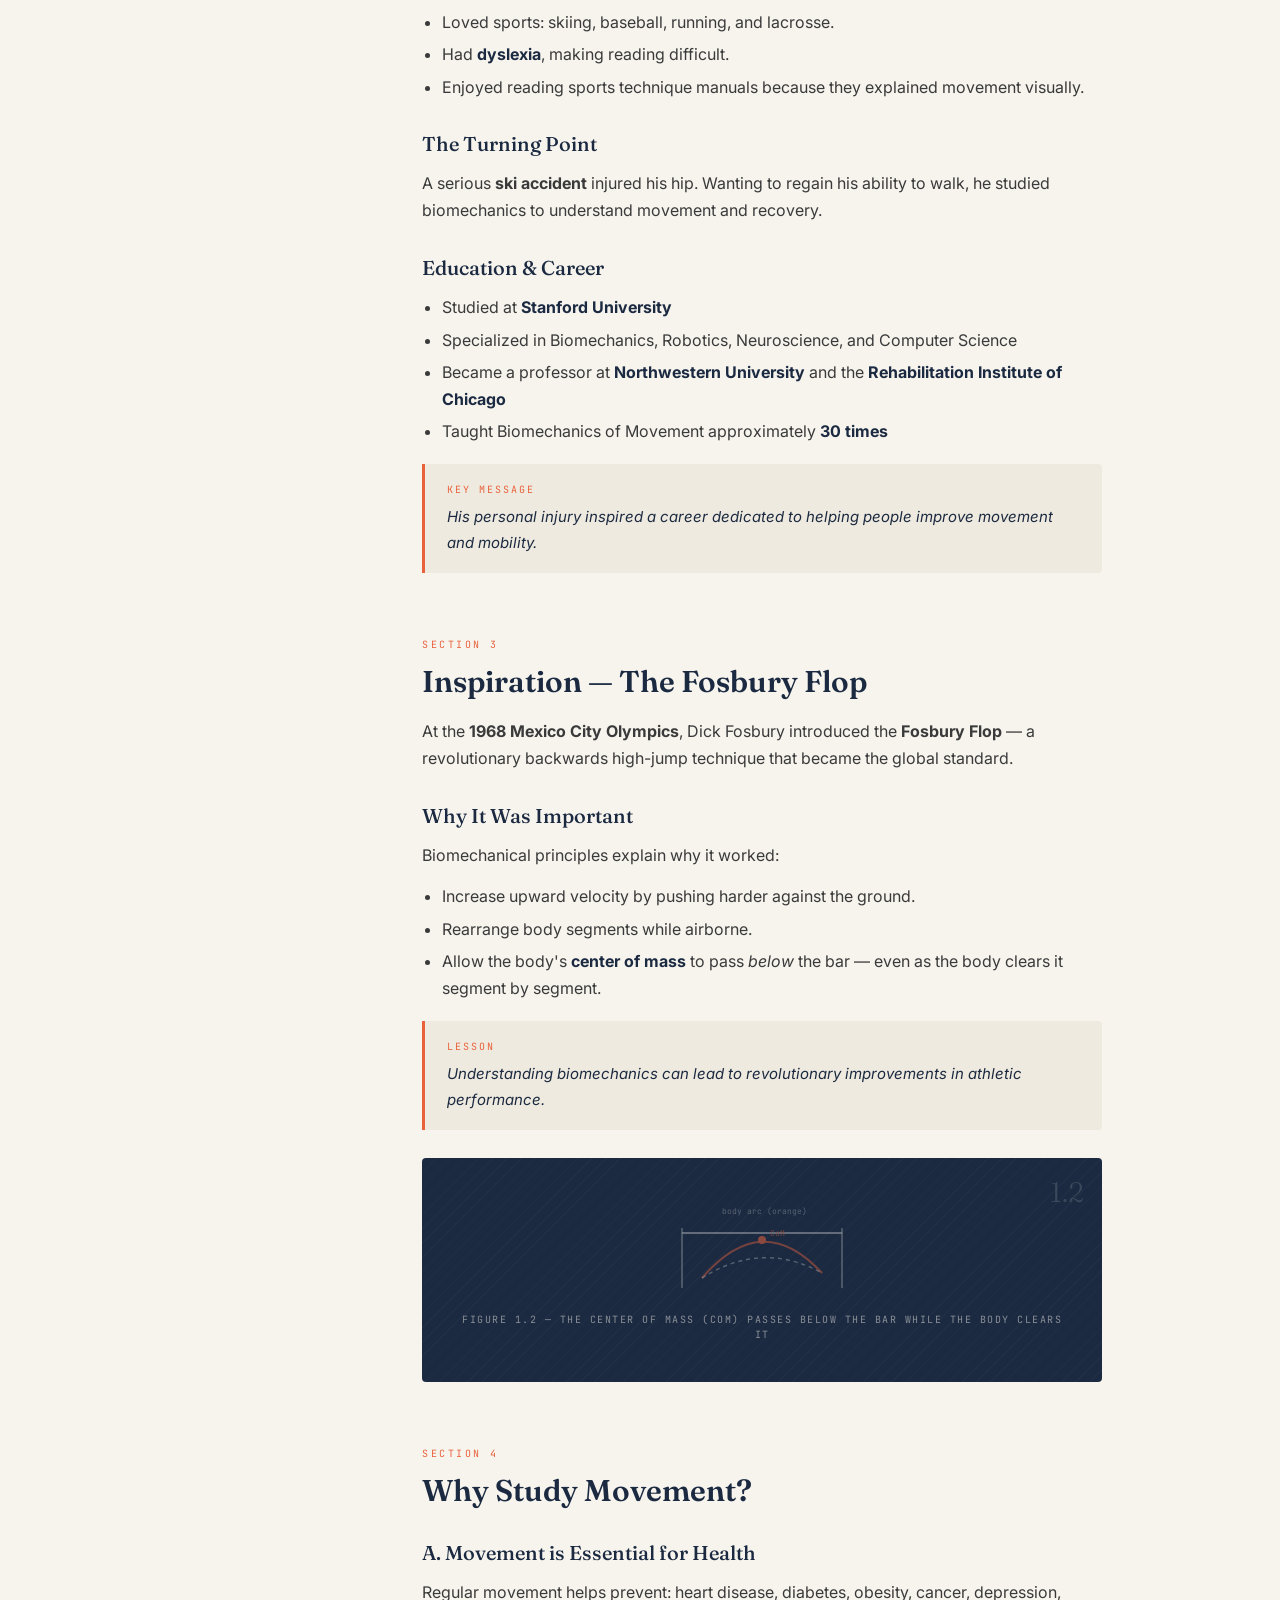
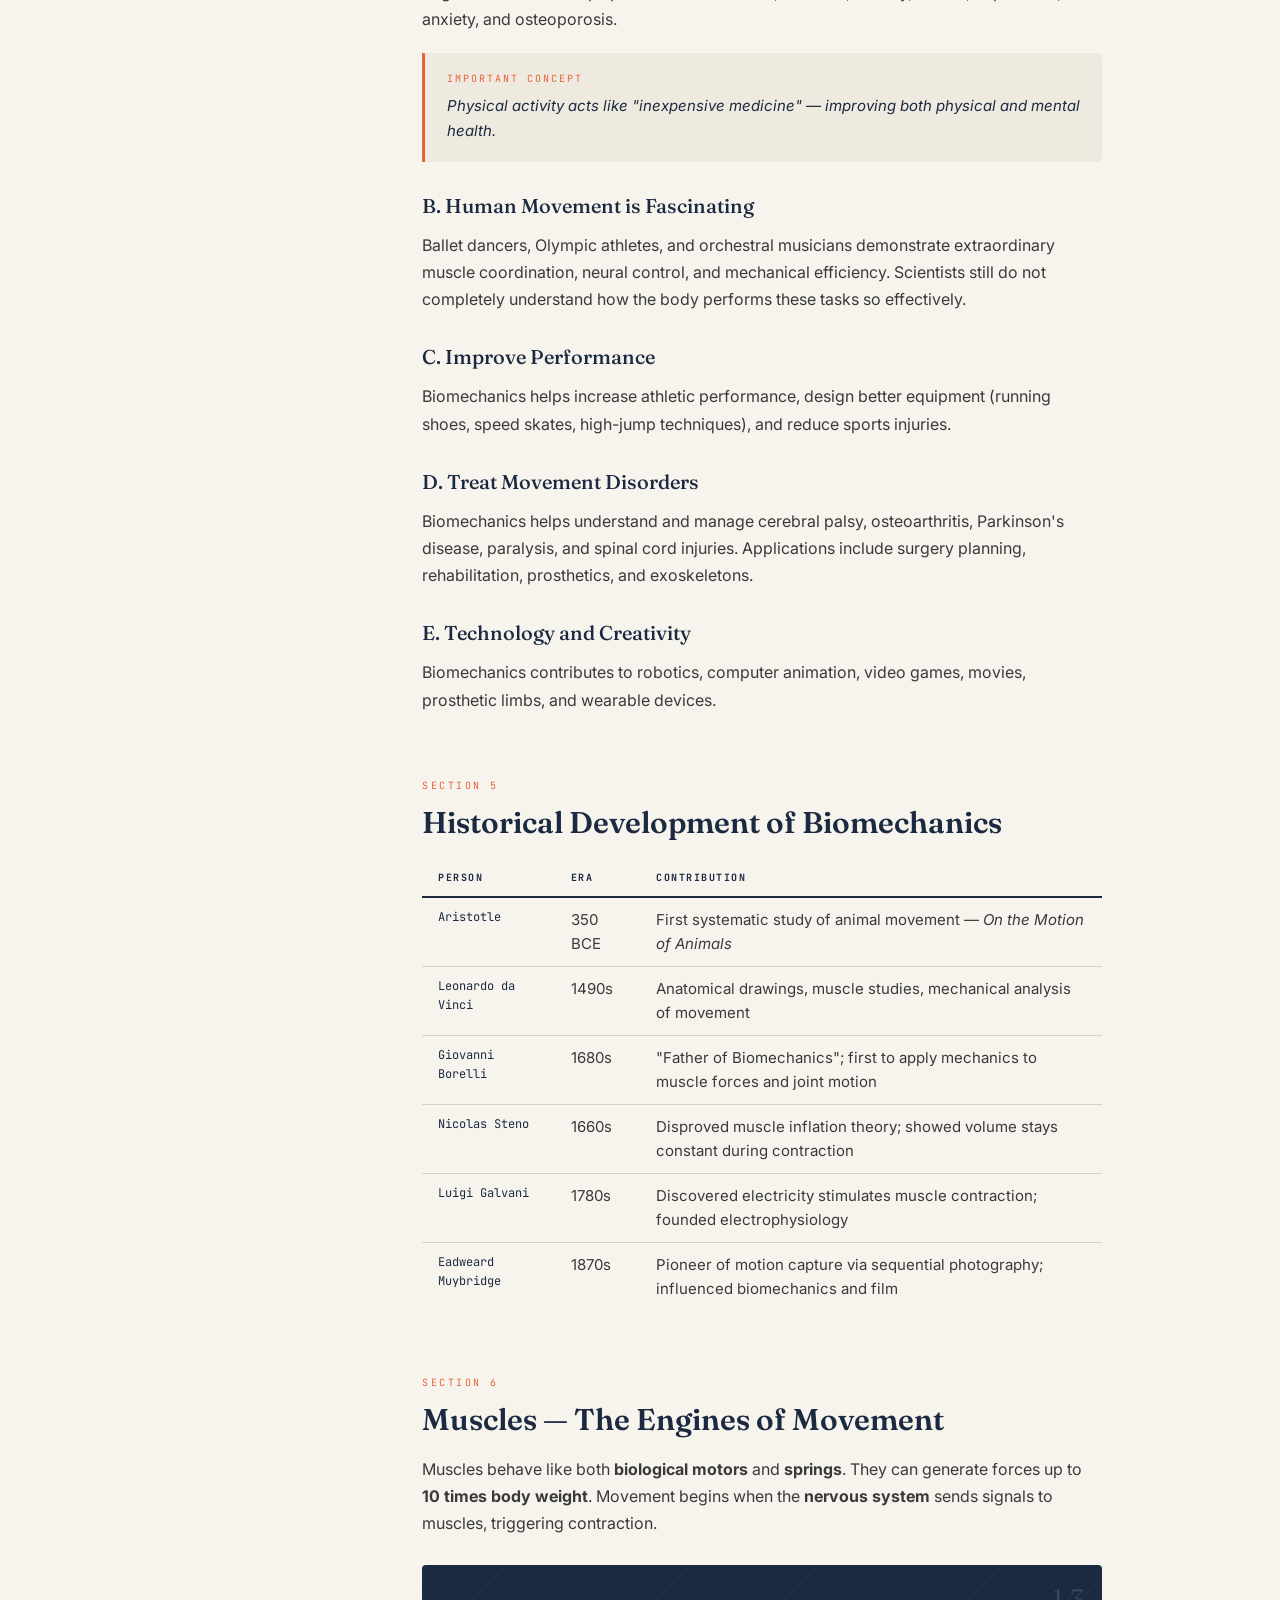
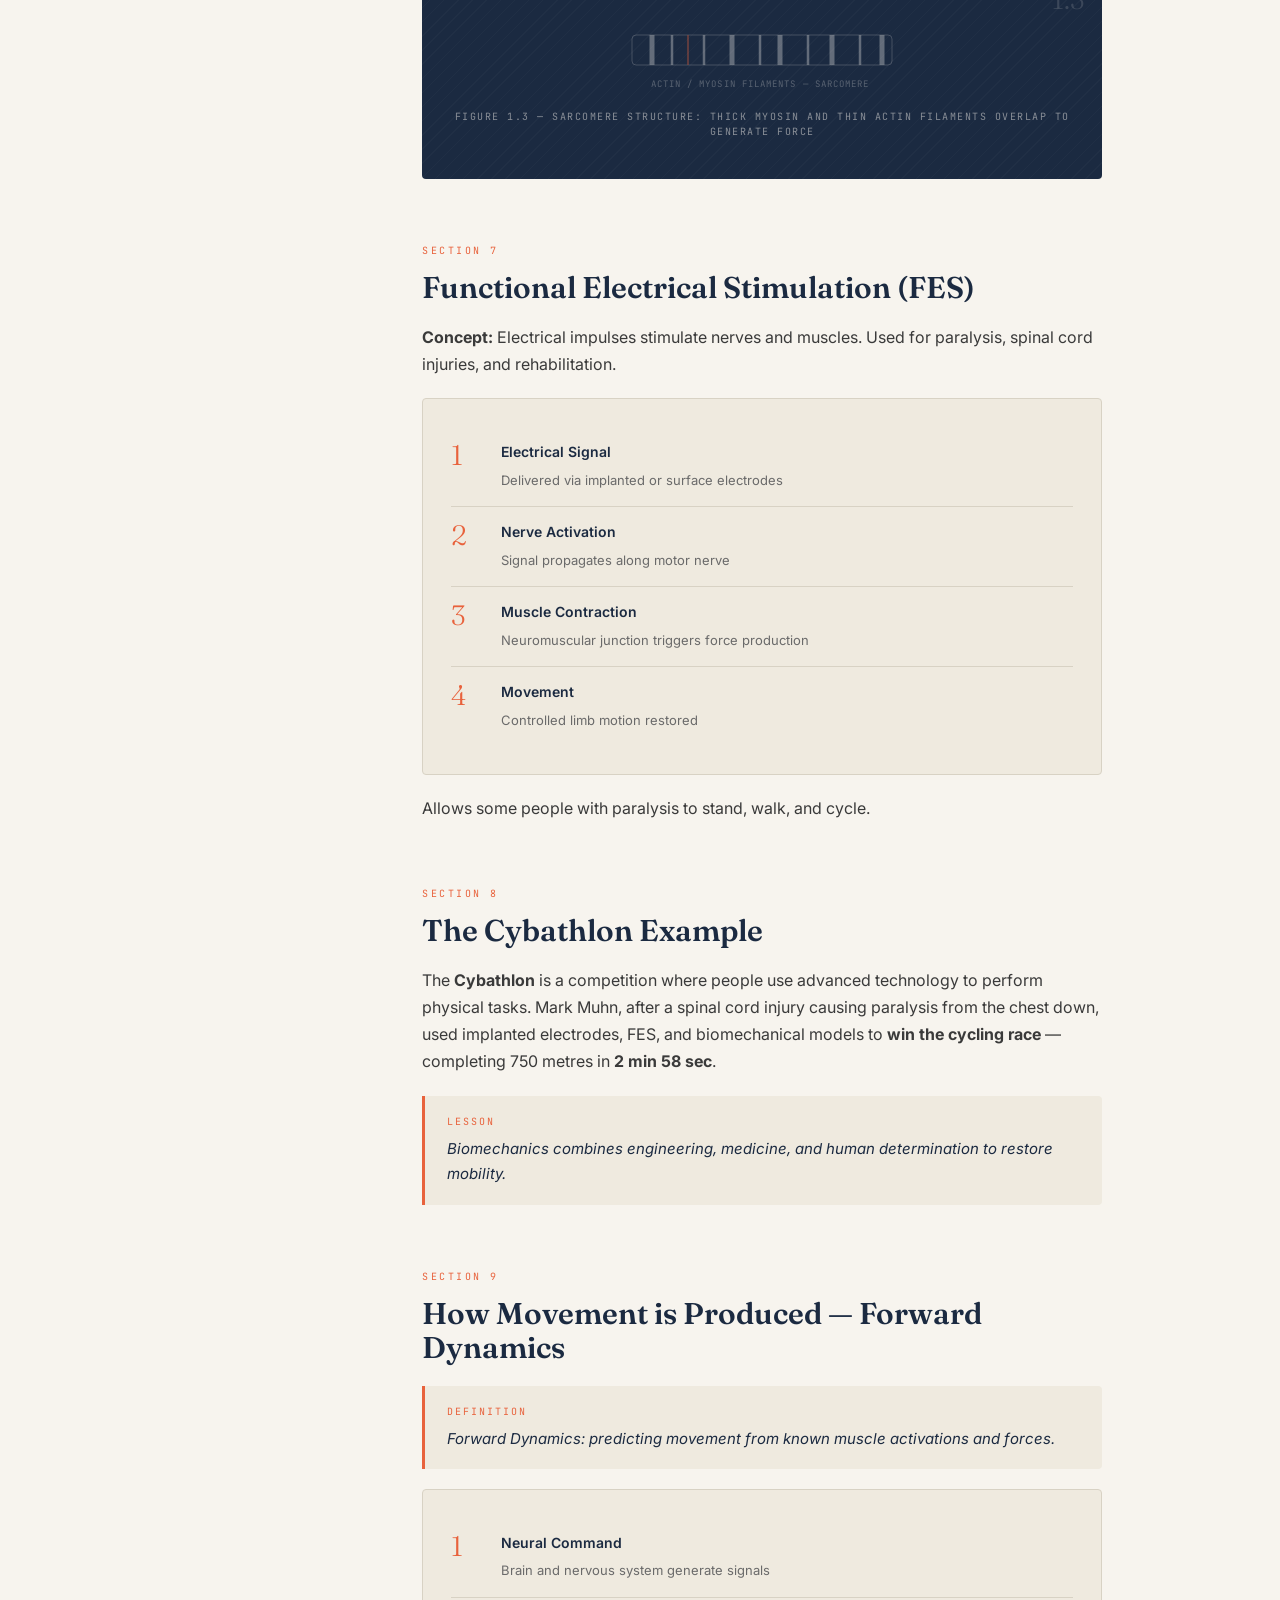
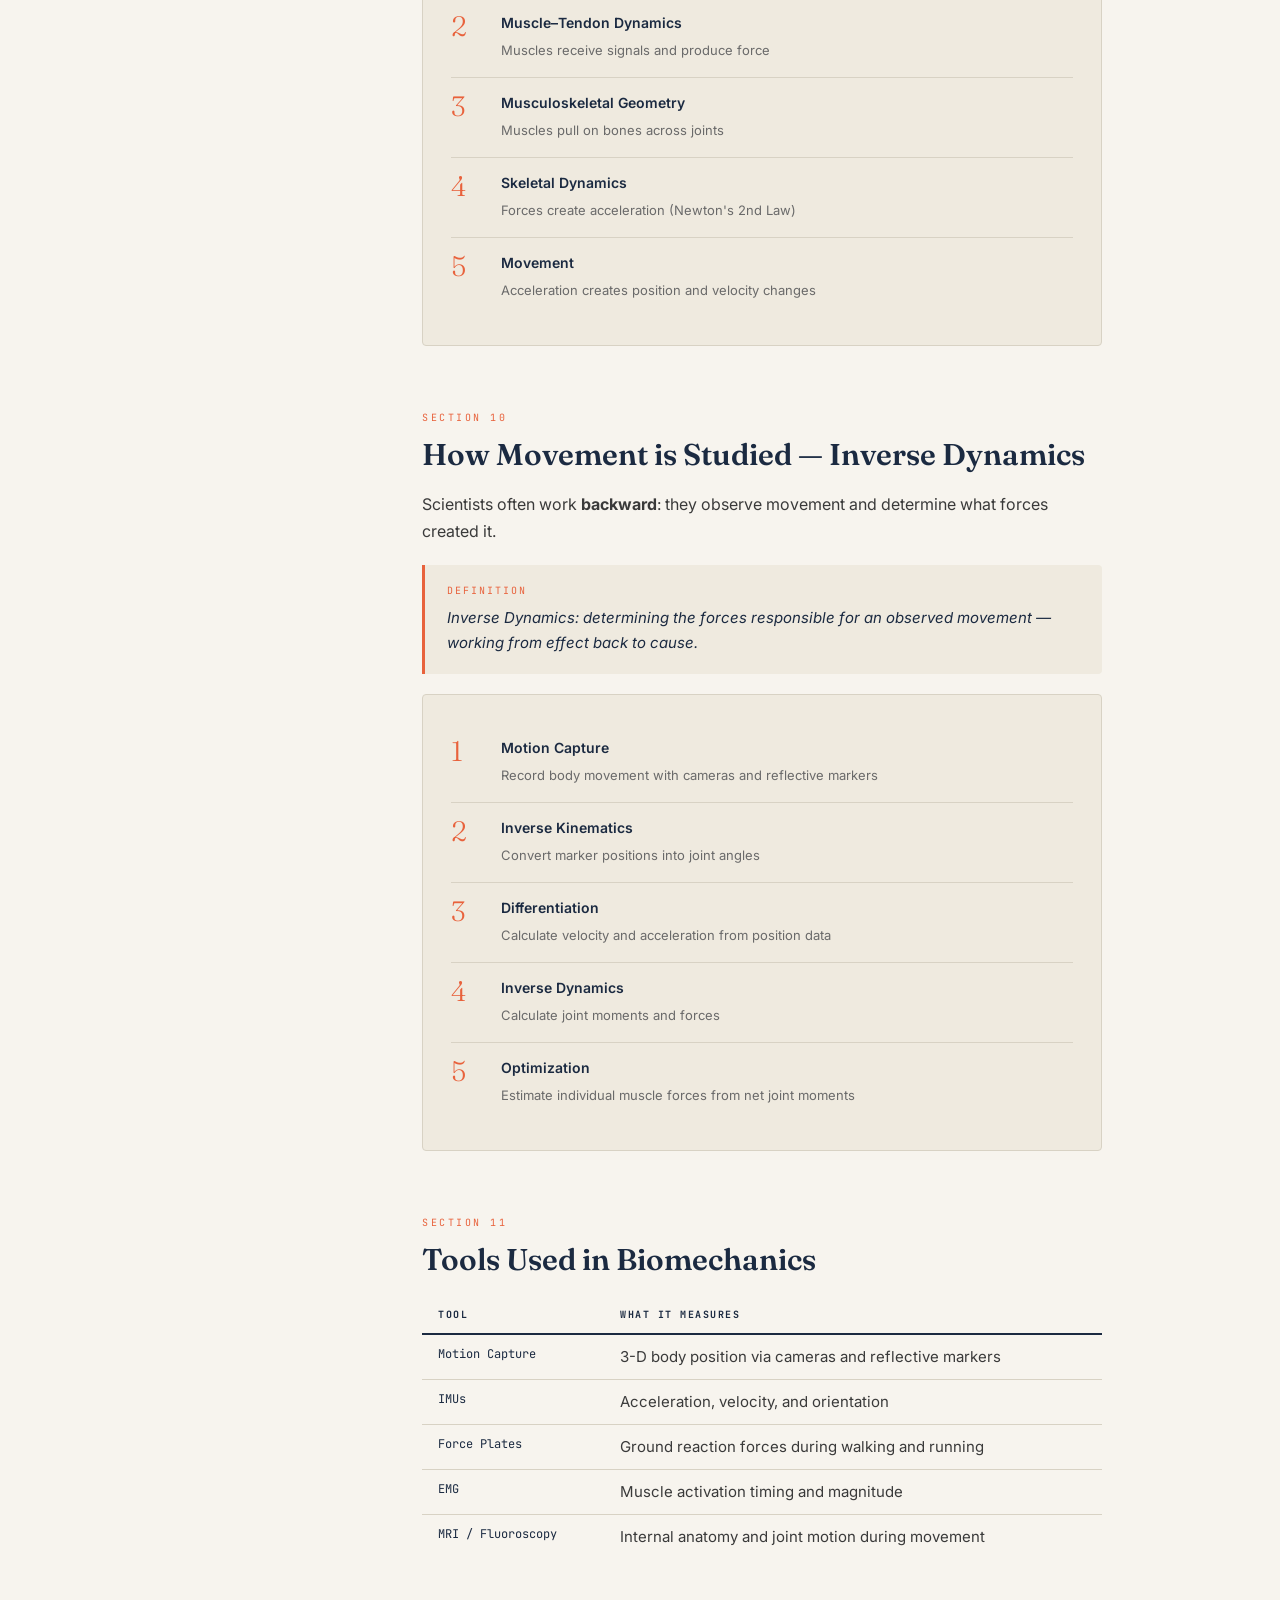
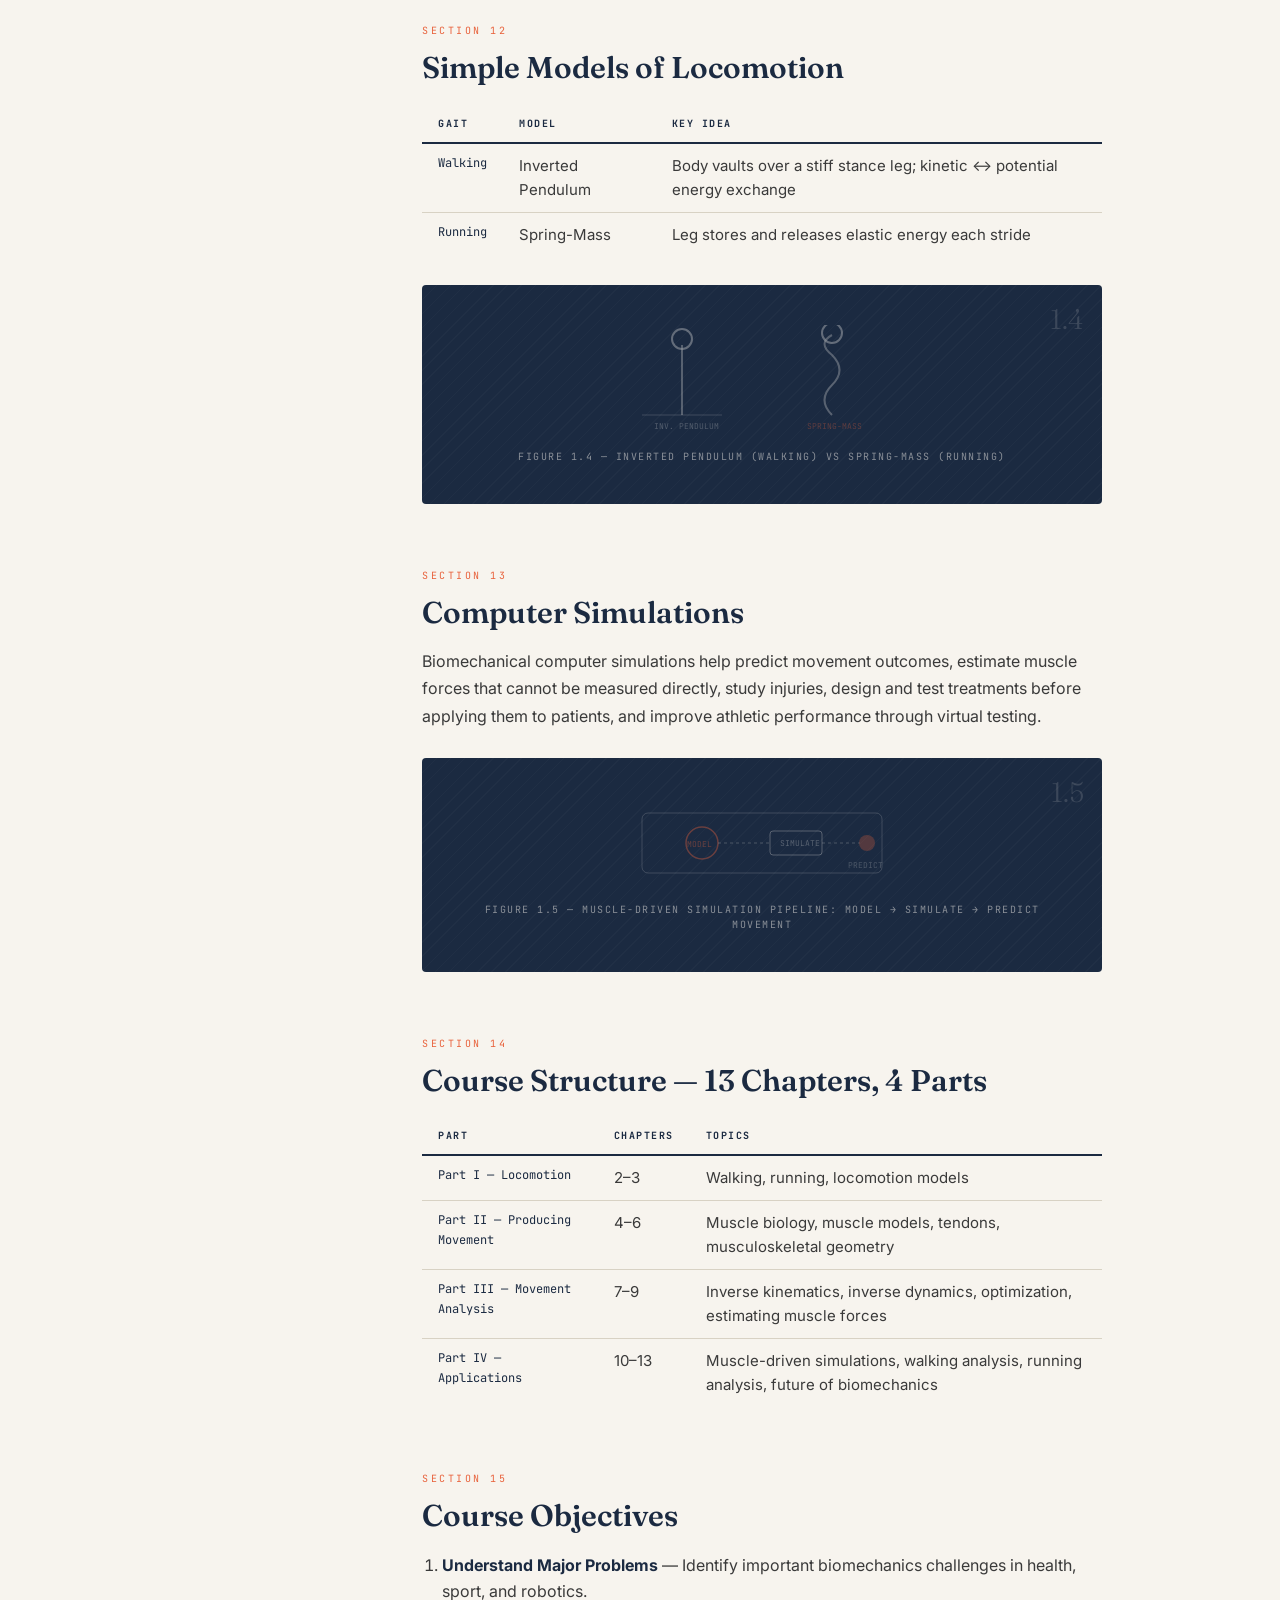
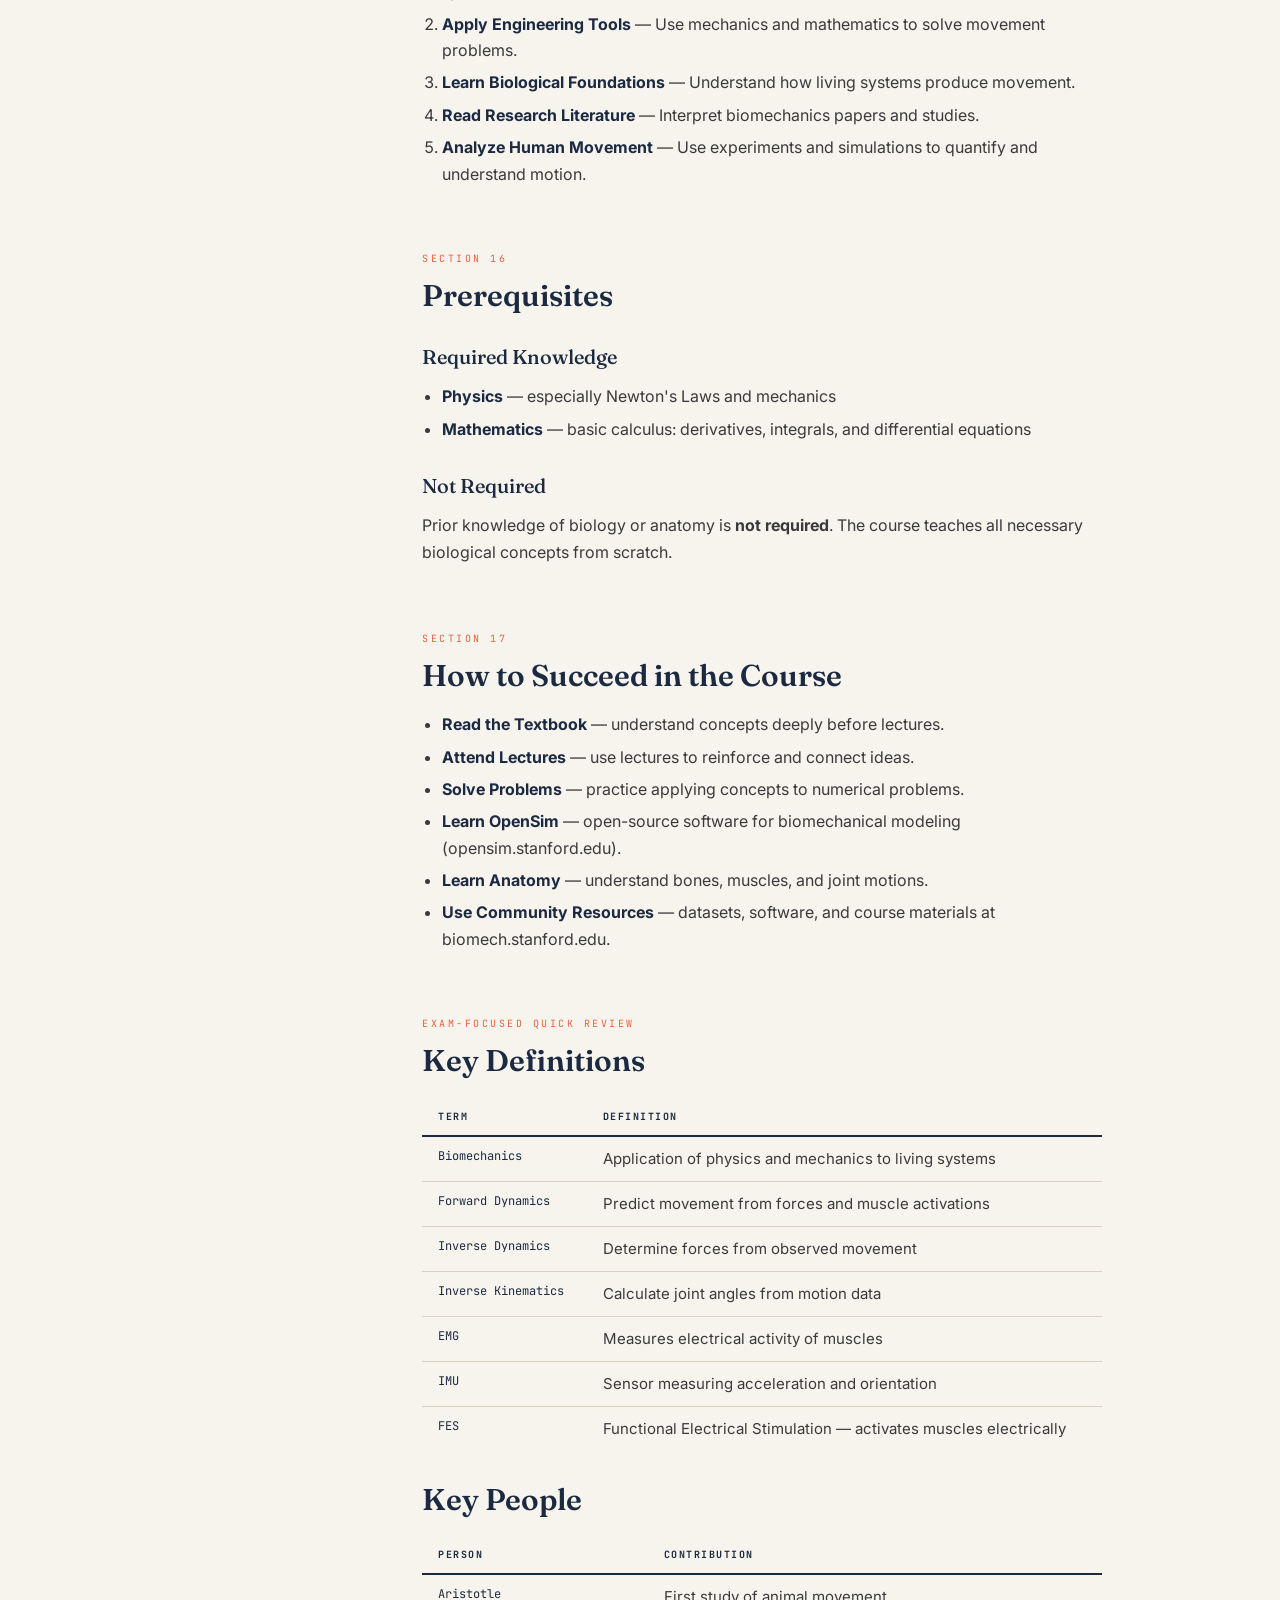
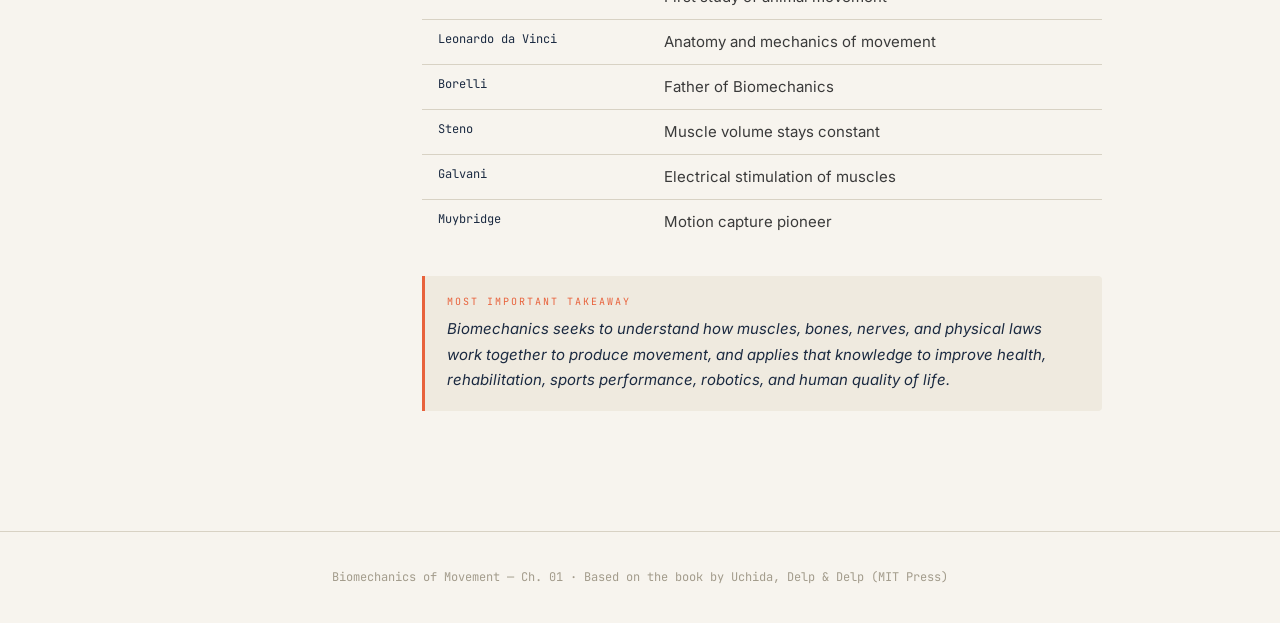
<file: Chp1.html>
<!DOCTYPE html>
<html lang="en">

<head>
  <meta charset="UTF-8">
  <meta name="viewport" content="width=device-width, initial-scale=1.0">
  <title>Ch. 01 — First Steps | Biomechanics of Movement</title>
  <link rel="preconnect" href="https://fonts.googleapis.com">
  <link
    href="https://fonts.googleapis.com/css2?family=Fraunces:opsz,wght@9..144,300;9..144,500;9..144,600&family=Inter:wght@400;500;600&family=JetBrains+Mono:wght@400;500&display=swap"
    rel="stylesheet">
  <style>
    :root {
      --ink: #1B2A41;
      --bone: #F7F4EE;
      --bone-deep: #EFEADF;
      --orange: #E8623C;
      --graphite: #2E2E2E;
      --line: #D8D2C4;
      --green: #3a7d5a;
      --red: #c0392b;
      --card-bg: #fff;
    }

    * { margin: 0; padding: 0; box-sizing: border-box; }

    body {
      background: var(--bone);
      color: var(--graphite);
      font-family: 'Inter', sans-serif;
      line-height: 1.6;
    }

    .container { max-width: 1100px; margin: 0 auto; padding: 0 32px; }

    /* HEADER */
    header { padding: 28px 0; border-bottom: 1px solid var(--line); }
    .nav { display: flex; justify-content: space-between; align-items: center; flex-wrap: wrap; gap: 12px; }
    .brand { font-family: 'JetBrains Mono', monospace; font-size: 13px; letter-spacing: 0.15em; text-transform: uppercase; color: var(--ink); text-decoration: none; }
    .brand span { color: var(--orange); }
    .nav-right { display: flex; align-items: center; gap: 24px; }
    .chapter-tag { font-family: 'JetBrains Mono', monospace; font-size: 11px; letter-spacing: 0.2em; text-transform: uppercase; color: #9a9484; background: var(--bone-deep); border: 1px solid var(--line); border-radius: 3px; padding: 6px 12px; }
    .back-link { font-family: 'JetBrains Mono', monospace; font-size: 11px; letter-spacing: 0.15em; text-transform: uppercase; color: #9a9484; text-decoration: none; display: flex; align-items: center; gap: 6px; transition: color 0.2s; white-space: nowrap; }
    .back-link:hover { color: var(--orange); }
    .back-link svg { flex-shrink: 0; }

    /* CHAPTER HERO */
    .ch-hero { padding: 70px 0 60px; border-bottom: 1px solid var(--line); }
    .ch-hero-inner { display: grid; grid-template-columns: 1fr 1fr; gap: 60px; align-items: center; }
    .ch-eyebrow { font-family: 'JetBrains Mono', monospace; font-size: 12px; letter-spacing: 0.2em; text-transform: uppercase; color: var(--orange); margin-bottom: 16px; }
    .ch-hero h1 { font-family: 'Fraunces', serif; font-weight: 600; font-size: clamp(42px, 6vw, 72px); line-height: 1.05; color: var(--ink); letter-spacing: -0.01em; }
    .ch-hero h1 em { font-style: italic; font-weight: 300; color: var(--orange); }
    .ch-hero-sub { margin-top: 20px; font-size: 17px; color: #4a4a4a; max-width: 500px; }
    .ch-meta { margin-top: 32px; display: flex; gap: 32px; flex-wrap: wrap; }
    .ch-meta-item { font-family: 'JetBrains Mono', monospace; font-size: 11px; letter-spacing: 0.1em; text-transform: uppercase; color: #9a9484; }
    .ch-meta-item strong { display: block; font-family: 'Fraunces', serif; font-size: 20px; font-weight: 300; color: var(--ink); letter-spacing: 0; text-transform: none; margin-bottom: 2px; }

    .hero-figure-plate { background: var(--ink); border-radius: 4px; height: 320px; display: flex; align-items: center; justify-content: center; position: relative; overflow: hidden; }
    .hero-figure-plate::after { content: ''; position: absolute; inset: 0; background: repeating-linear-gradient(135deg, rgba(247,244,238,0.025) 0px, rgba(247,244,238,0.025) 1px, transparent 1px, transparent 10px); }
    .hero-figure-plate svg { z-index: 1; }
    .fig-label { font-family: 'JetBrains Mono', monospace; font-size: 11px; letter-spacing: 0.1em; text-transform: uppercase; color: rgba(247,244,238,0.5); text-align: center; margin-top: 10px; }

    /* MODE TABS */
    .mode-bar { position: sticky; top: 0; z-index: 100; background: var(--bone); border-bottom: 1px solid var(--line); padding: 0; }
    .mode-tabs { display: flex; overflow-x: auto; }
    .mode-tab { flex-shrink: 0; padding: 18px 28px; font-family: 'JetBrains Mono', monospace; font-size: 12px; letter-spacing: 0.15em; text-transform: uppercase; color: #9a9484; cursor: pointer; border-bottom: 2px solid transparent; transition: all 0.2s; background: none; border-top: none; border-left: none; border-right: none; }
    .mode-tab:hover { color: var(--ink); }
    .mode-tab.active { color: var(--orange); border-bottom-color: var(--orange); }

    /* PANELS */
    .panel { display: none; padding: 60px 0 100px; }
    .panel.active { display: block; }

    /* NOTES PANEL */
    .notes-layout { display: grid; grid-template-columns: 240px 1fr; gap: 60px; align-items: start; }
    .notes-toc { position: sticky; top: 73px; }
    .toc-label { font-family: 'JetBrains Mono', monospace; font-size: 10px; letter-spacing: 0.2em; text-transform: uppercase; color: #9a9484; margin-bottom: 16px; }
    .toc-list { list-style: none; }
    .toc-list li { margin-bottom: 2px; }
    .toc-list a { font-family: 'JetBrains Mono', monospace; font-size: 11px; color: #9a9484; text-decoration: none; padding: 5px 0; display: block; border-left: 2px solid transparent; padding-left: 12px; transition: all 0.2s; letter-spacing: 0.05em; }
    .toc-list a:hover { color: var(--ink); border-left-color: var(--line); }
    .toc-list a.current { color: var(--orange); border-left-color: var(--orange); }

    .notes-content { max-width: 680px; }
    .section-block { margin-bottom: 64px; }
    .section-block:last-child { margin-bottom: 0; }
    .section-eyebrow { font-family: 'JetBrains Mono', monospace; font-size: 10px; letter-spacing: 0.25em; text-transform: uppercase; color: var(--orange); margin-bottom: 12px; }
    .section-block h2 { font-family: 'Fraunces', serif; font-weight: 600; font-size: 30px; color: var(--ink); margin-bottom: 18px; line-height: 1.15; }
    .section-block h3 { font-family: 'Fraunces', serif; font-weight: 500; font-size: 20px; color: var(--ink); margin: 28px 0 10px; }
    .section-block p { font-size: 16px; color: #3a3a3a; margin-bottom: 14px; line-height: 1.7; }
    .section-block ul, .section-block ol { padding-left: 20px; margin-bottom: 14px; }
    .section-block li { font-size: 16px; color: #3a3a3a; margin-bottom: 6px; line-height: 1.65; }
    .section-block li strong { color: var(--ink); }

    /* Figure placeholder */
    .fig-placeholder { background: var(--ink); border-radius: 4px; margin: 28px 0; position: relative; overflow: hidden; }
    .fig-placeholder::after { content: ''; position: absolute; inset: 0; background: repeating-linear-gradient(135deg, rgba(247,244,238,0.025) 0px, rgba(247,244,238,0.025) 1px, transparent 1px, transparent 10px); pointer-events: none; }
    .fig-inner { padding: 40px 32px; display: flex; flex-direction: column; align-items: center; justify-content: center; min-height: 200px; position: relative; z-index: 1; }
    .fig-placeholder svg { opacity: 0.55; }
    .fig-caption { font-family: 'JetBrains Mono', monospace; font-size: 10px; letter-spacing: 0.15em; text-transform: uppercase; color: rgba(247,244,238,0.5); margin-top: 14px; text-align: center; line-height: 1.5; }
    .fig-number { font-family: 'Fraunces', serif; font-size: 28px; font-weight: 300; color: rgba(247,244,238,0.15); position: absolute; top: 12px; right: 18px; letter-spacing: 0; }

    /* Key concept box */
    .key-box { border-left: 3px solid var(--orange); background: var(--bone-deep); padding: 18px 22px; margin: 20px 0; border-radius: 0 4px 4px 0; }
    .key-box-label { font-family: 'JetBrains Mono', monospace; font-size: 10px; letter-spacing: 0.2em; text-transform: uppercase; color: var(--orange); margin-bottom: 6px; }
    .key-box p { font-size: 15px; color: var(--ink); margin: 0; font-style: italic; }

    /* Table */
    .notes-table { width: 100%; border-collapse: collapse; margin: 20px 0; font-size: 15px; }
    .notes-table th { font-family: 'JetBrains Mono', monospace; font-size: 10px; letter-spacing: 0.15em; text-transform: uppercase; color: var(--ink); padding: 10px 16px; border-bottom: 2px solid var(--ink); text-align: left; }
    .notes-table td { padding: 10px 16px; border-bottom: 1px solid var(--line); color: #3a3a3a; vertical-align: top; }
    .notes-table tr:last-child td { border-bottom: none; }
    .notes-table td:first-child { font-family: 'JetBrains Mono', monospace; font-size: 12px; color: var(--ink); }

    /* Flow diagram */
    .flow-diagram { background: var(--bone-deep); border: 1px solid var(--line); border-radius: 4px; padding: 28px; margin: 20px 0; }
    .flow-steps { display: flex; flex-direction: column; gap: 0; }
    .flow-step { display: flex; align-items: flex-start; gap: 14px; padding: 14px 0; border-bottom: 1px solid var(--line); }
    .flow-step:last-child { border-bottom: none; }
    .flow-num { font-family: 'Fraunces', serif; font-size: 28px; font-weight: 300; color: var(--orange); line-height: 1; flex-shrink: 0; width: 36px; }
    .flow-text strong { display: block; font-family: 'Inter', sans-serif; font-weight: 600; font-size: 14px; color: var(--ink); margin-bottom: 3px; }
    .flow-text span { font-size: 13px; color: #6a6a6a; }

    /* MCQ / FITB / FLASH shared */
    .activity-header { margin-bottom: 40px; }
    .activity-header h2 { font-family: 'Fraunces', serif; font-weight: 600; font-size: 36px; color: var(--ink); }
    .activity-header p { font-size: 15px; color: #6a6a6a; margin-top: 8px; }

    .quiz-toolbar { display: flex; align-items: center; justify-content: space-between; margin-bottom: 32px; flex-wrap: wrap; gap: 16px; }
    .timer-badge { display: flex; align-items: center; gap: 10px; background: var(--ink); color: var(--bone); border-radius: 4px; padding: 10px 18px; font-family: 'JetBrains Mono', monospace; font-size: 18px; letter-spacing: 0.05em; }
    .timer-badge .timer-label { font-size: 10px; text-transform: uppercase; letter-spacing: 0.2em; color: rgba(247,244,238,0.5); display: block; }
    .timer-dot { width: 8px; height: 8px; border-radius: 50%; background: var(--orange); animation: pulse 1s ease-in-out infinite; }
    @keyframes pulse { 0%,100%{opacity:1} 50%{opacity:0.3} }

    .progress-bar-wrap { flex: 1; min-width: 200px; max-width: 300px; }
    .progress-label { font-family: 'JetBrains Mono', monospace; font-size: 10px; letter-spacing: 0.15em; text-transform: uppercase; color: #9a9484; margin-bottom: 6px; }
    .progress-bar { height: 4px; background: var(--line); border-radius: 2px; overflow: hidden; }
    .progress-fill { height: 100%; background: var(--orange); border-radius: 2px; transition: width 0.3s ease; }

    .question-block { background: var(--card-bg); border: 1px solid var(--line); border-radius: 4px; padding: 32px; margin-bottom: 20px; position: relative; }
    .q-number { font-family: 'JetBrains Mono', monospace; font-size: 10px; letter-spacing: 0.2em; text-transform: uppercase; color: #9a9484; margin-bottom: 12px; }
    .q-text { font-family: 'Fraunces', serif; font-weight: 500; font-size: 20px; color: var(--ink); line-height: 1.35; margin-bottom: 24px; }
    .options { display: flex; flex-direction: column; gap: 10px; }
    .option-btn { text-align: left; padding: 14px 18px; border: 1px solid var(--line); border-radius: 4px; background: var(--bone); cursor: pointer; font-size: 15px; color: #3a3a3a; font-family: 'Inter', sans-serif; transition: all 0.15s; display: flex; align-items: center; gap: 12px; }
    .option-btn:hover:not(:disabled) { border-color: var(--ink); background: #fff; }
    .option-key { font-family: 'JetBrains Mono', monospace; font-size: 11px; color: #9a9484; flex-shrink: 0; width: 18px; }
    .option-btn.correct { border-color: var(--green); background: #f0faf5; color: var(--green); }
    .option-btn.correct .option-key { color: var(--green); }
    .option-btn.wrong { border-color: var(--red); background: #fdf2f1; color: var(--red); }
    .option-btn.wrong .option-key { color: var(--red); }
    .option-btn:disabled { cursor: not-allowed; }
    .feedback-msg { margin-top: 16px; padding: 12px 16px; border-radius: 4px; font-size: 14px; font-family: 'JetBrains Mono', monospace; letter-spacing: 0.02em; display: none; }
    .feedback-msg.show { display: block; }
    .feedback-msg.ok { background: #f0faf5; color: var(--green); }
    .feedback-msg.bad { background: #fdf2f1; color: var(--red); }

    .quiz-nav { display: flex; justify-content: space-between; align-items: center; margin-top: 32px; flex-wrap: wrap; gap: 16px; }
    .btn-primary { background: var(--ink); color: var(--bone); border: none; padding: 14px 28px; font-family: 'JetBrains Mono', monospace; font-size: 12px; letter-spacing: 0.15em; text-transform: uppercase; cursor: pointer; border-radius: 4px; transition: background 0.2s; }
    .btn-primary:hover { background: #0f1f33; }
    .btn-ghost { background: transparent; color: var(--ink); border: 1px solid var(--line); padding: 14px 28px; font-family: 'JetBrains Mono', monospace; font-size: 12px; letter-spacing: 0.15em; text-transform: uppercase; cursor: pointer; border-radius: 4px; transition: all 0.2s; }
    .btn-ghost:hover { border-color: var(--ink); }

    /* Score screen */
    .score-screen { display: none; text-align: center; padding: 60px 0; }
    .score-screen.show { display: block; }
    .score-circle { width: 160px; height: 160px; border-radius: 50%; border: 4px solid var(--orange); display: flex; flex-direction: column; align-items: center; justify-content: center; margin: 0 auto 32px; }
    .score-num { font-family: 'Fraunces', serif; font-size: 56px; font-weight: 300; color: var(--orange); line-height: 1; }
    .score-denom { font-family: 'JetBrains Mono', monospace; font-size: 12px; color: #9a9484; margin-top: 4px; }
    .score-grade { font-family: 'Fraunces', serif; font-size: 32px; font-weight: 500; color: var(--ink); margin-bottom: 8px; }
    .score-msg { font-size: 15px; color: #6a6a6a; max-width: 400px; margin: 0 auto 32px; }
    .score-stats { display: flex; justify-content: center; gap: 48px; margin-bottom: 40px; }
    .stat-item { font-family: 'JetBrains Mono', monospace; font-size: 11px; color: #9a9484; text-transform: uppercase; letter-spacing: 0.1em; text-align: center; }
    .stat-item strong { display: block; font-family: 'Fraunces', serif; font-size: 28px; font-weight: 300; color: var(--ink); text-transform: none; letter-spacing: 0; margin-bottom: 4px; }

    /* FITB */
    .fitb-question { background: #fff; border: 1px solid var(--line); border-radius: 4px; padding: 28px 32px; margin-bottom: 20px; }
    .fitb-q-text { font-family: 'Fraunces', serif; font-weight: 500; font-size: 19px; color: var(--ink); line-height: 1.5; margin-bottom: 18px; }
    .fitb-input-wrap { display: flex; gap: 12px; align-items: center; flex-wrap: wrap; }
    .fitb-input { border: none; border-bottom: 2px solid var(--ink); background: transparent; font-family: 'Fraunces', serif; font-size: 18px; color: var(--ink); padding: 4px 8px; outline: none; min-width: 180px; transition: border-color 0.2s; }
    .fitb-input:focus { border-color: var(--orange); }
    .fitb-input.correct { border-color: var(--green); color: var(--green); }
    .fitb-input.wrong { border-color: var(--red); color: var(--red); }
    .check-btn { background: var(--bone-deep); border: 1px solid var(--line); padding: 8px 18px; font-family: 'JetBrains Mono', monospace; font-size: 11px; letter-spacing: 0.15em; text-transform: uppercase; cursor: pointer; border-radius: 3px; transition: all 0.15s; color: var(--ink); }
    .check-btn:hover { background: var(--ink); color: var(--bone); }
    .fitb-hint { font-family: 'JetBrains Mono', monospace; font-size: 11px; color: #9a9484; margin-top: 10px; display: none; }
    .fitb-hint.show { display: block; }
    .fitb-answer { font-family: 'JetBrains Mono', monospace; font-size: 11px; margin-top: 8px; display: none; }
    .fitb-answer.show { display: block; }

    /* FLASHCARDS */
    .flashcard-area { max-width: 640px; margin: 0 auto; }
    .fc-deck-info { display: flex; justify-content: space-between; align-items: center; margin-bottom: 28px; flex-wrap: wrap; gap: 12px; }
    .fc-deck-label { font-family: 'JetBrains Mono', monospace; font-size: 11px; letter-spacing: 0.1em; text-transform: uppercase; color: #9a9484; }
    .fc-counter { font-family: 'JetBrains Mono', monospace; font-size: 13px; color: var(--ink); }
    .fc-card { perspective: 900px; height: 280px; margin-bottom: 32px; cursor: pointer; -webkit-tap-highlight-color: transparent; }
    .fc-inner { width: 100%; height: 100%; transform-style: preserve-3d; transition: transform 0.55s cubic-bezier(.4,.2,.2,1); position: relative; }
    .fc-card.flipped .fc-inner { transform: rotateY(180deg); }
    .fc-face { position: absolute; inset: 0; backface-visibility: hidden; border-radius: 4px; display: flex; flex-direction: column; align-items: center; justify-content: center; padding: 40px 36px; text-align: center; }
    .fc-front { background: var(--ink); border: 1px solid var(--ink); }
    .fc-back { background: var(--bone-deep); border: 1px solid var(--line); transform: rotateY(180deg); }
    .fc-tag { font-family: 'JetBrains Mono', monospace; font-size: 10px; letter-spacing: 0.2em; text-transform: uppercase; position: absolute; top: 16px; left: 20px; }
    .fc-front .fc-tag { color: rgba(247,244,238,0.4); }
    .fc-back .fc-tag { color: var(--orange); }
    .fc-flip-hint { font-family: 'JetBrains Mono', monospace; font-size: 10px; letter-spacing: 0.15em; text-transform: uppercase; position: absolute; bottom: 14px; right: 18px; opacity: 0.4; }
    .fc-front .fc-flip-hint { color: var(--bone); }
    .fc-back .fc-flip-hint { color: var(--ink); }
    .fc-question { font-family: 'Fraunces', serif; font-weight: 500; font-size: 22px; color: var(--bone); line-height: 1.3; }
    .fc-answer { font-family: 'Inter', sans-serif; font-size: 16px; color: var(--graphite); line-height: 1.6; }
    .fc-answer strong { color: var(--orange); font-family: 'Fraunces', serif; font-size: 18px; font-weight: 500; display: block; margin-bottom: 8px; }
    .fc-controls { display: flex; justify-content: center; gap: 12px; margin-bottom: 24px; flex-wrap: wrap; }
    .fc-know { background: #f0faf5; border: 1px solid var(--green); color: var(--green); padding: 12px 24px; font-family: 'JetBrains Mono', monospace; font-size: 11px; letter-spacing: 0.15em; text-transform: uppercase; cursor: pointer; border-radius: 4px; transition: all 0.2s; }
    .fc-know:hover { background: var(--green); color: #fff; }
    .fc-again { background: #fdf2f1; border: 1px solid var(--red); color: var(--red); padding: 12px 24px; font-family: 'JetBrains Mono', monospace; font-size: 11px; letter-spacing: 0.15em; text-transform: uppercase; cursor: pointer; border-radius: 4px; transition: all 0.2s; }
    .fc-again:hover { background: var(--red); color: #fff; }
    .fc-skip { background: var(--bone-deep); border: 1px solid var(--line); color: #9a9484; padding: 12px 24px; font-family: 'JetBrains Mono', monospace; font-size: 11px; letter-spacing: 0.15em; text-transform: uppercase; cursor: pointer; border-radius: 4px; transition: all 0.2s; }
    .fc-skip:hover { border-color: var(--ink); color: var(--ink); }
    .fc-progress-dots { display: flex; gap: 6px; justify-content: center; flex-wrap: wrap; margin-bottom: 8px; }
    .fc-dot { width: 8px; height: 8px; border-radius: 50%; background: var(--line); transition: background 0.3s; }
    .fc-dot.known { background: var(--green); }
    .fc-dot.again { background: var(--red); }
    .fc-dot.current { background: var(--orange); }
    .fc-score-bar { display: flex; gap: 24px; justify-content: center; margin-top: 24px; }
    .fc-score-item { font-family: 'JetBrains Mono', monospace; font-size: 11px; text-transform: uppercase; letter-spacing: 0.1em; text-align: center; color: #9a9484; }
    .fc-score-item strong { display: block; font-family: 'Fraunces', serif; font-size: 24px; font-weight: 300; color: var(--ink); text-transform: none; letter-spacing: 0; }
    .fc-score-item.s-known strong { color: var(--green); }
    .fc-score-item.s-again strong { color: var(--red); }
    .fc-complete { display: none; text-align: center; padding: 40px 20px; background: #fff; border: 1px solid var(--line); border-radius: 4px; }
    .fc-complete.show { display: block; }

    footer { border-top: 1px solid var(--line); padding: 36px 0; font-family: 'JetBrains Mono', monospace; font-size: 12px; color: #a39c8c; text-align: center; }

    /* TOC TOGGLE */
    .toc-toggle-wrap { display: none; }
    .toc-toggle-btn { display: flex; align-items: center; gap: 10px; background: var(--bone-deep); border: 1px solid var(--line); border-radius: 4px; padding: 12px 18px; font-family: 'JetBrains Mono', monospace; font-size: 11px; letter-spacing: 0.15em; text-transform: uppercase; color: var(--ink); cursor: pointer; width: 100%; text-align: left; transition: border-color 0.2s, background 0.2s; }
    .toc-toggle-btn:hover { border-color: var(--ink); }
    .toc-toggle-btn.open { border-color: var(--orange); color: var(--orange); }
    .toc-icon { display: flex; flex-direction: column; gap: 4px; flex-shrink: 0; }
    .toc-icon span { display: block; width: 18px; height: 2px; background: currentColor; border-radius: 2px; transition: transform 0.25s, opacity 0.25s; transform-origin: center; }
    .toc-toggle-btn.open .toc-icon span:nth-child(1) { transform: translateY(6px) rotate(45deg); }
    .toc-toggle-btn.open .toc-icon span:nth-child(2) { opacity: 0; transform: scaleX(0); }
    .toc-toggle-btn.open .toc-icon span:nth-child(3) { transform: translateY(-6px) rotate(-45deg); }
    .toc-toggle-label { flex: 1; }
    .toc-chevron { margin-left: auto; font-size: 10px; opacity: 0.5; transition: transform 0.25s; }
    .toc-toggle-btn.open .toc-chevron { transform: rotate(180deg); }
    .toc-drawer { overflow: hidden; max-height: 0; transition: max-height 0.35s cubic-bezier(0.4, 0, 0.2, 1); background: #fff; border: 1px solid var(--line); border-top: none; border-radius: 0 0 4px 4px; }
    .toc-drawer.open { max-height: 600px; }
    .toc-drawer-inner { padding: 8px 0 12px; }
    .toc-drawer .toc-list a { font-size: 13px; padding: 8px 20px; border-left: none; border-bottom: 1px solid var(--bone-deep); }
    .toc-drawer .toc-list li:last-child a { border-bottom: none; }
    .toc-drawer .toc-list a:hover { background: var(--bone); color: var(--ink); }
    .toc-drawer .toc-list a.current { color: var(--orange); background: #fff8f5; }

    /* ── TABLET (≤ 860px) ── */
    @media(max-width:860px) {
      .notes-layout { grid-template-columns: 1fr; }
      .notes-toc { display: none; }
      .toc-toggle-wrap { display: block; margin-bottom: 32px; }
      .ch-hero-inner { grid-template-columns: 1fr; }
      .hero-figure-plate { display: none; }
      .notes-content { max-width: 100%; }
      .notes-table { font-size: 13px; }
      .notes-table th, .notes-table td { padding: 8px 12px; }
      .quiz-toolbar { flex-direction: column; align-items: flex-start; }
      .progress-bar-wrap { max-width: 100%; width: 100%; }
      .question-block { padding: 24px 20px; }
      .q-text { font-size: 18px; }
      .score-stats { gap: 24px; flex-wrap: wrap; }
      .fitb-question { padding: 20px; }
      .fitb-input-wrap { flex-direction: column; align-items: flex-start; gap: 10px; }
      .fitb-input { min-width: 100%; }
      .fc-card { height: 240px; }
      .fc-face { padding: 32px 24px; }
      .fc-question { font-size: 19px; }
      .fc-answer { font-size: 14px; }
      .fc-controls { gap: 8px; }
      .fc-know, .fc-again, .fc-skip { padding: 10px 16px; font-size: 10px; }
    }

    /* ── MOBILE (≤ 600px) ── */
    @media(max-width:600px) {
      .container { padding: 0 16px; }
      .ch-hero { padding: 36px 0 32px; }
      .panel { padding: 32px 0 72px; }
      .nav { gap: 8px; }
      .chapter-tag { display: none; }
      .ch-hero h1 { font-size: clamp(34px, 9vw, 52px); }
      .ch-hero-sub { font-size: 15px; }
      .ch-meta { gap: 20px; }
      .ch-meta-item strong { font-size: 18px; }
      .mode-tab { padding: 14px 16px; font-size: 11px; letter-spacing: 0.08em; }
      .section-block h2 { font-size: 24px; }
      .section-block h3 { font-size: 17px; }
      .section-block p, .section-block li { font-size: 15px; }
      .key-box { padding: 14px 16px; }
      .key-box p { font-size: 14px; }
      .table-scroll { overflow-x: auto; -webkit-overflow-scrolling: touch; }
      .notes-table { min-width: 480px; }
      .flow-diagram { padding: 16px; }
      .flow-num { font-size: 22px; width: 28px; }
      .flow-text strong { font-size: 13px; }
      .flow-text span { font-size: 12px; }
      .activity-header h2 { font-size: 28px; }
      .timer-badge { font-size: 15px; padding: 8px 14px; }
      .question-block { padding: 18px 16px; }
      .q-text { font-size: 16px; margin-bottom: 18px; }
      .option-btn { padding: 12px 14px; font-size: 14px; }
      .score-circle { width: 130px; height: 130px; }
      .score-num { font-size: 44px; }
      .score-grade { font-size: 24px; }
      .score-stats { gap: 16px; }
      .stat-item strong { font-size: 22px; }
      .fitb-q-text { font-size: 16px; }
      .fitb-input { font-size: 16px; }
      .fc-card { height: 220px; }
      .fc-face { padding: 28px 20px; }
      .fc-question { font-size: 17px; }
      .fc-answer { font-size: 13px; }
      .fc-answer strong { font-size: 15px; }
      .fc-score-bar { gap: 16px; }
      .fc-score-item strong { font-size: 20px; }
      .btn-primary, .btn-ghost { padding: 12px 20px; font-size: 11px; }
    }
  </style>
</head>

<body>

  <header>
    <div class="container nav">
      <a href="/" class="brand">Biomechanics <span>of Movement</span></a>
      <div class="nav-right">
        <a href="index.html" class="back-link">
          <svg width="14" height="14" viewBox="0 0 14 14" fill="none" xmlns="http://www.w3.org/2000/svg">
            <path d="M9 2L4 7L9 12" stroke="currentColor" stroke-width="1.5" stroke-linecap="round" stroke-linejoin="round"/>
          </svg>
          Home
        </a>
        <span class="chapter-tag">CH. 01 — First Steps</span>
      </div>
    </div>
  </header>

  <!-- CHAPTER HERO -->
  <section class="ch-hero">
    <div class="container ch-hero-inner">
      <div>
        <div class="ch-eyebrow">Chapter 01 · Foundations</div>
        <h1>First <em>Steps</em></h1>
        <p class="ch-hero-sub">An introduction to biomechanics — what it is, why it matters, and how scientists use mechanics, computers, and biology to understand the way we move.</p>
        <div class="ch-meta">
          <div class="ch-meta-item"><strong>17</strong>Sections</div>
          <div class="ch-meta-item"><strong>10</strong>MCQ Questions</div>
          <div class="ch-meta-item"><strong>8</strong>Fill-in-Blank</div>
          <div class="ch-meta-item"><strong>16</strong>Flashcards</div>
        </div>
      </div>
      <div>
        <div class="hero-figure-plate">
          <svg width="260" height="220" viewBox="0 0 260 220" xmlns="http://www.w3.org/2000/svg">
            <text x="20" y="30" font-family="JetBrains Mono, monospace" font-size="9" fill="#F7F4EE" opacity="0.45" letter-spacing="0.1em">NEURAL COMMAND</text>
            <text x="20" y="70" font-family="JetBrains Mono, monospace" font-size="9" fill="#F7F4EE" opacity="0.45" letter-spacing="0.1em">MUSCLE FORCE</text>
            <text x="20" y="110" font-family="JetBrains Mono, monospace" font-size="9" fill="#F7F4EE" opacity="0.45" letter-spacing="0.1em">JOINT TORQUE</text>
            <text x="20" y="150" font-family="JetBrains Mono, monospace" font-size="9" fill="#F7F4EE" opacity="0.45" letter-spacing="0.1em">ACCELERATION</text>
            <text x="20" y="190" font-family="JetBrains Mono, monospace" font-size="9" fill="#E8623C" opacity="0.8" letter-spacing="0.1em">MOVEMENT</text>
            <line x1="130" y1="36" x2="130" y2="55" stroke="#F7F4EE" stroke-width="1" opacity="0.3"/>
            <line x1="130" y1="55" x2="124" y2="48" stroke="#F7F4EE" stroke-width="1" opacity="0.3"/>
            <line x1="130" y1="55" x2="136" y2="48" stroke="#F7F4EE" stroke-width="1" opacity="0.3"/>
            <line x1="130" y1="76" x2="130" y2="95" stroke="#F7F4EE" stroke-width="1" opacity="0.3"/>
            <line x1="130" y1="95" x2="124" y2="88" stroke="#F7F4EE" stroke-width="1" opacity="0.3"/>
            <line x1="130" y1="95" x2="136" y2="88" stroke="#F7F4EE" stroke-width="1" opacity="0.3"/>
            <line x1="130" y1="116" x2="130" y2="135" stroke="#F7F4EE" stroke-width="1" opacity="0.3"/>
            <line x1="130" y1="135" x2="124" y2="128" stroke="#F7F4EE" stroke-width="1" opacity="0.3"/>
            <line x1="130" y1="135" x2="136" y2="128" stroke="#F7F4EE" stroke-width="1" opacity="0.3"/>
            <line x1="130" y1="156" x2="130" y2="175" stroke="#E8623C" stroke-width="1.5" opacity="0.5"/>
            <line x1="130" y1="175" x2="124" y2="168" stroke="#E8623C" stroke-width="1.5" opacity="0.5"/>
            <line x1="130" y1="175" x2="136" y2="168" stroke="#E8623C" stroke-width="1.5" opacity="0.5"/>
            <text x="150" y="110" font-family="JetBrains Mono, monospace" font-size="8" fill="#E8623C" opacity="0.6" letter-spacing="0.1em">FORWARD</text>
            <text x="150" y="122" font-family="JetBrains Mono, monospace" font-size="8" fill="#E8623C" opacity="0.6" letter-spacing="0.1em">DYNAMICS</text>
          </svg>
        </div>
        <div class="fig-label">Fig. 1.0 — Forward dynamics pipeline</div>
      </div>
    </div>
  </section>

  <!-- MODE TABS -->
  <div class="mode-bar">
    <div class="container">
      <div class="mode-tabs">
        <button class="mode-tab active" onclick="switchPanel('notes',this)">Study Notes</button>
        <button class="mode-tab" onclick="switchPanel('mcq',this)">MCQ Quiz</button>
        <button class="mode-tab" onclick="switchPanel('fitb',this)">Fill in the Blank</button>
        <button class="mode-tab" onclick="switchPanel('flash',this)">Flashcards</button>
      </div>
    </div>
  </div>

  <!-- ========== NOTES PANEL ========== -->
  <div id="panel-notes" class="panel active">
    <div class="container">
      <div class="notes-layout">

        <nav class="notes-toc">
          <div class="toc-label">Contents</div>
          <ul class="toc-list">
            <li><a href="#s1">1. What is Biomechanics?</a></li>
            <li><a href="#s2">2. Prof. Delp's Background</a></li>
            <li><a href="#s3">3. The Fosbury Flop</a></li>
            <li><a href="#s4">4. Why Study Movement?</a></li>
            <li><a href="#s5">5. Historical Figures</a></li>
            <li><a href="#s6">6. Muscles as Engines</a></li>
            <li><a href="#s7">7. Functional Electrical Stimulation</a></li>
            <li><a href="#s8">8. The Cybathlon</a></li>
            <li><a href="#s9">9. Forward Dynamics</a></li>
            <li><a href="#s10">10. Inverse Dynamics</a></li>
            <li><a href="#s11">11. Tools in Biomechanics</a></li>
            <li><a href="#s12">12. Locomotion Models</a></li>
            <li><a href="#s13">13. Computer Simulations</a></li>
            <li><a href="#s14">14. Course Structure</a></li>
            <li><a href="#s15">15. Course Objectives</a></li>
            <li><a href="#s16">16. Prerequisites</a></li>
            <li><a href="#s17">17. How to Succeed</a></li>
            <li><a href="#sexam">Quick Review</a></li>
          </ul>
        </nav>

        <div class="notes-content">

          <!-- MOBILE TOC TOGGLE -->
          <div class="toc-toggle-wrap">
            <button class="toc-toggle-btn" id="toc-toggle-btn" onclick="toggleTOC()" aria-expanded="false" aria-controls="toc-drawer">
              <span class="toc-icon" aria-hidden="true"><span></span><span></span><span></span></span>
              <span class="toc-toggle-label">Contents</span>
              <span class="toc-chevron">▼</span>
            </button>
            <div class="toc-drawer" id="toc-drawer" role="navigation" aria-label="Chapter contents">
              <div class="toc-drawer-inner">
                <ul class="toc-list">
                  <li><a href="#s1" onclick="closeTOC()">1. What is Biomechanics?</a></li>
                  <li><a href="#s2" onclick="closeTOC()">2. Prof. Delp's Background</a></li>
                  <li><a href="#s3" onclick="closeTOC()">3. The Fosbury Flop</a></li>
                  <li><a href="#s4" onclick="closeTOC()">4. Why Study Movement?</a></li>
                  <li><a href="#s5" onclick="closeTOC()">5. Historical Figures</a></li>
                  <li><a href="#s6" onclick="closeTOC()">6. Muscles as Engines</a></li>
                  <li><a href="#s7" onclick="closeTOC()">7. Functional Electrical Stimulation</a></li>
                  <li><a href="#s8" onclick="closeTOC()">8. The Cybathlon</a></li>
                  <li><a href="#s9" onclick="closeTOC()">9. Forward Dynamics</a></li>
                  <li><a href="#s10" onclick="closeTOC()">10. Inverse Dynamics</a></li>
                  <li><a href="#s11" onclick="closeTOC()">11. Tools in Biomechanics</a></li>
                  <li><a href="#s12" onclick="closeTOC()">12. Locomotion Models</a></li>
                  <li><a href="#s13" onclick="closeTOC()">13. Computer Simulations</a></li>
                  <li><a href="#s14" onclick="closeTOC()">14. Course Structure</a></li>
                  <li><a href="#s15" onclick="closeTOC()">15. Course Objectives</a></li>
                  <li><a href="#s16" onclick="closeTOC()">16. Prerequisites</a></li>
                  <li><a href="#s17" onclick="closeTOC()">17. How to Succeed</a></li>
                  <li><a href="#sexam" onclick="closeTOC()">Quick Review</a></li>
                </ul>
              </div>
            </div>
          </div>

          <!-- S1 -->
          <div class="section-block" id="s1">
            <div class="section-eyebrow">Section 1</div>
            <h2>What is Biomechanics?</h2>
            <p><strong>Biomechanics</strong> is the science of understanding how living organisms move by applying the principles of <strong>physics, mechanics, biology, engineering, computer science, and neuroscience</strong>.</p>
            <p>It helps explain:</p>
            <ul>
              <li>How muscles generate force</li>
              <li>How joints move</li>
              <li>How humans walk and run</li>
              <li>How movement disorders occur</li>
              <li>How prosthetics, robots, and simulations can improve lives</li>
            </ul>
            <div class="key-box">
              <div class="key-box-label">Core Definition</div>
              <p>Biomechanics = Biology + Physics + Engineering + Computer Science + Neuroscience, unified around the science of movement.</p>
            </div>
            <div class="fig-placeholder">
              <div class="fig-inner">
                <svg width="260" height="90" viewBox="0 0 260 90">
                  <circle cx="130" cy="44" r="34" fill="none" stroke="#F7F4EE" stroke-width="1.5" opacity="0.5"/>
                  <text x="130" y="48" text-anchor="middle" font-family="Fraunces, serif" font-size="13" fill="#F7F4EE" opacity="0.75">Biomechanics</text>
                  <text x="8" y="18" font-family="JetBrains Mono, monospace" font-size="9" fill="#F7F4EE" opacity="0.45">Biology</text>
                  <text x="182" y="18" font-family="JetBrains Mono, monospace" font-size="9" fill="#E8623C" opacity="0.65">Physics</text>
                  <text x="2" y="76" font-family="JetBrains Mono, monospace" font-size="9" fill="#F7F4EE" opacity="0.45">Engineering</text>
                  <text x="170" y="76" font-family="JetBrains Mono, monospace" font-size="9" fill="#F7F4EE" opacity="0.45">Neuro / CS</text>
                  <line x1="48" y1="24" x2="100" y2="38" stroke="#F7F4EE" stroke-width="0.8" opacity="0.2"/>
                  <line x1="182" y1="22" x2="160" y2="36" stroke="#F7F4EE" stroke-width="0.8" opacity="0.2"/>
                  <line x1="55" y1="66" x2="100" y2="52" stroke="#F7F4EE" stroke-width="0.8" opacity="0.2"/>
                  <line x1="172" y1="66" x2="155" y2="52" stroke="#F7F4EE" stroke-width="0.8" opacity="0.2"/>
                </svg>
                <div class="fig-caption">Figure 1.1 — Biomechanics sits at the intersection of multiple disciplines</div>
                <div class="fig-number">1.1</div>
              </div>
            </div>
          </div>

          <!-- S2 -->
          <div class="section-block" id="s2">
            <div class="section-eyebrow">Section 2</div>
            <h2>Professor Scott Delp's Background</h2>
            <h3>Early Life</h3>
            <ul>
              <li>Loved sports: skiing, baseball, running, and lacrosse.</li>
              <li>Had <strong>dyslexia</strong>, making reading difficult.</li>
              <li>Enjoyed reading sports technique manuals because they explained movement visually.</li>
            </ul>
            <h3>The Turning Point</h3>
            <p>A serious <strong>ski accident</strong> injured his hip. Wanting to regain his ability to walk, he studied biomechanics to understand movement and recovery.</p>
            <h3>Education &amp; Career</h3>
            <ul>
              <li>Studied at <strong>Stanford University</strong></li>
              <li>Specialized in Biomechanics, Robotics, Neuroscience, and Computer Science</li>
              <li>Became a professor at <strong>Northwestern University</strong> and the <strong>Rehabilitation Institute of Chicago</strong></li>
              <li>Taught Biomechanics of Movement approximately <strong>30 times</strong></li>
            </ul>
            <div class="key-box">
              <div class="key-box-label">Key Message</div>
              <p>His personal injury inspired a career dedicated to helping people improve movement and mobility.</p>
            </div>
          </div>

          <!-- S3 -->
          <div class="section-block" id="s3">
            <div class="section-eyebrow">Section 3</div>
            <h2>Inspiration — The Fosbury Flop</h2>
            <p>At the <strong>1968 Mexico City Olympics</strong>, Dick Fosbury introduced the <strong>Fosbury Flop</strong> — a revolutionary backwards high-jump technique that became the global standard.</p>
            <h3>Why It Was Important</h3>
            <p>Biomechanical principles explain why it worked:</p>
            <ul>
              <li>Increase upward velocity by pushing harder against the ground.</li>
              <li>Rearrange body segments while airborne.</li>
              <li>Allow the body's <strong>center of mass</strong> to pass <em>below</em> the bar — even as the body clears it segment by segment.</li>
            </ul>
            <div class="key-box">
              <div class="key-box-label">Lesson</div>
              <p>Understanding biomechanics can lead to revolutionary improvements in athletic performance.</p>
            </div>
            <div class="fig-placeholder">
              <div class="fig-inner">
                <svg width="280" height="100" viewBox="0 0 280 100">
                  <line x1="60" y1="35" x2="220" y2="35" stroke="#F7F4EE" stroke-width="2" opacity="0.6"/>
                  <line x1="60" y1="30" x2="60" y2="90" stroke="#F7F4EE" stroke-width="2" opacity="0.4"/>
                  <line x1="220" y1="30" x2="220" y2="90" stroke="#F7F4EE" stroke-width="2" opacity="0.4"/>
                  <path d="M80,80 Q140,10 200,75" fill="none" stroke="#E8623C" stroke-width="2" opacity="0.8"/>
                  <path d="M80,80 Q140,42 200,75" fill="none" stroke="#F7F4EE" stroke-width="1.5" stroke-dasharray="4 4" opacity="0.5"/>
                  <circle cx="140" cy="42" r="4" fill="#E8623C"/>
                  <text x="148" y="38" font-family="JetBrains Mono, monospace" font-size="8" fill="#E8623C" opacity="0.8">CoM</text>
                  <text x="100" y="16" font-family="JetBrains Mono, monospace" font-size="8" fill="#F7F4EE" opacity="0.5">body arc (orange)</text>
                </svg>
                <div class="fig-caption">Figure 1.2 — The center of mass (CoM) passes below the bar while the body clears it</div>
                <div class="fig-number">1.2</div>
              </div>
            </div>
          </div>

          <!-- S4 -->
          <div class="section-block" id="s4">
            <div class="section-eyebrow">Section 4</div>
            <h2>Why Study Movement?</h2>
            <h3>A. Movement is Essential for Health</h3>
            <p>Regular movement helps prevent: heart disease, diabetes, obesity, cancer, depression, anxiety, and osteoporosis.</p>
            <div class="key-box">
              <div class="key-box-label">Important Concept</div>
              <p>Physical activity acts like "inexpensive medicine" — improving both physical and mental health.</p>
            </div>
            <h3>B. Human Movement is Fascinating</h3>
            <p>Ballet dancers, Olympic athletes, and orchestral musicians demonstrate extraordinary muscle coordination, neural control, and mechanical efficiency. Scientists still do not completely understand how the body performs these tasks so effectively.</p>
            <h3>C. Improve Performance</h3>
            <p>Biomechanics helps increase athletic performance, design better equipment (running shoes, speed skates, high-jump techniques), and reduce sports injuries.</p>
            <h3>D. Treat Movement Disorders</h3>
            <p>Biomechanics helps understand and manage cerebral palsy, osteoarthritis, Parkinson's disease, paralysis, and spinal cord injuries. Applications include surgery planning, rehabilitation, prosthetics, and exoskeletons.</p>
            <h3>E. Technology and Creativity</h3>
            <p>Biomechanics contributes to robotics, computer animation, video games, movies, prosthetic limbs, and wearable devices.</p>
          </div>

          <!-- S5 -->
          <div class="section-block" id="s5">
            <div class="section-eyebrow">Section 5</div>
            <h2>Historical Development of Biomechanics</h2>
            <div class="table-scroll"><table class="notes-table">
              <thead><tr><th>Person</th><th>Era</th><th>Contribution</th></tr></thead>
              <tbody>
                <tr><td>Aristotle</td><td>350 BCE</td><td>First systematic study of animal movement — <em>On the Motion of Animals</em></td></tr>
                <tr><td>Leonardo da Vinci</td><td>1490s</td><td>Anatomical drawings, muscle studies, mechanical analysis of movement</td></tr>
                <tr><td>Giovanni Borelli</td><td>1680s</td><td>"Father of Biomechanics"; first to apply mechanics to muscle forces and joint motion</td></tr>
                <tr><td>Nicolas Steno</td><td>1660s</td><td>Disproved muscle inflation theory; showed volume stays constant during contraction</td></tr>
                <tr><td>Luigi Galvani</td><td>1780s</td><td>Discovered electricity stimulates muscle contraction; founded electrophysiology</td></tr>
                <tr><td>Eadweard Muybridge</td><td>1870s</td><td>Pioneer of motion capture via sequential photography; influenced biomechanics and film</td></tr>
              </tbody>
            </table></div>
          </div>

          <!-- S6 -->
          <div class="section-block" id="s6">
            <div class="section-eyebrow">Section 6</div>
            <h2>Muscles — The Engines of Movement</h2>
            <p>Muscles behave like both <strong>biological motors</strong> and <strong>springs</strong>. They can generate forces up to <strong>10 times body weight</strong>. Movement begins when the <strong>nervous system</strong> sends signals to muscles, triggering contraction.</p>
            <div class="fig-placeholder">
              <div class="fig-inner">
                <svg width="300" height="90" viewBox="0 0 300 90">
                  <rect x="20" y="30" width="260" height="30" rx="4" fill="none" stroke="#F7F4EE" stroke-width="1" opacity="0.35"/>
                  <g opacity="0.6">
                    <line x1="40" y1="30" x2="40" y2="60" stroke="#F7F4EE" stroke-width="5"/>
                    <line x1="60" y1="30" x2="60" y2="60" stroke="#F7F4EE" stroke-width="2.5"/>
                    <line x1="76" y1="30" x2="76" y2="60" stroke="#E8623C" stroke-width="2"/>
                    <line x1="92" y1="30" x2="92" y2="60" stroke="#F7F4EE" stroke-width="2.5"/>
                    <line x1="120" y1="30" x2="120" y2="60" stroke="#F7F4EE" stroke-width="5"/>
                    <line x1="148" y1="30" x2="148" y2="60" stroke="#F7F4EE" stroke-width="2.5"/>
                    <line x1="168" y1="30" x2="168" y2="60" stroke="#F7F4EE" stroke-width="5"/>
                    <line x1="196" y1="30" x2="196" y2="60" stroke="#F7F4EE" stroke-width="2.5"/>
                    <line x1="220" y1="30" x2="220" y2="60" stroke="#F7F4EE" stroke-width="5"/>
                    <line x1="248" y1="30" x2="248" y2="60" stroke="#F7F4EE" stroke-width="2.5"/>
                    <line x1="270" y1="30" x2="270" y2="60" stroke="#F7F4EE" stroke-width="5"/>
                  </g>
                  <text x="148" y="82" text-anchor="middle" font-family="JetBrains Mono, monospace" font-size="9" fill="#F7F4EE" opacity="0.5" letter-spacing="0.12em">ACTIN / MYOSIN FILAMENTS — SARCOMERE</text>
                </svg>
                <div class="fig-caption">Figure 1.3 — Sarcomere structure: thick myosin and thin actin filaments overlap to generate force</div>
                <div class="fig-number">1.3</div>
              </div>
            </div>
          </div>

          <!-- S7 -->
          <div class="section-block" id="s7">
            <div class="section-eyebrow">Section 7</div>
            <h2>Functional Electrical Stimulation (FES)</h2>
            <p><strong>Concept:</strong> Electrical impulses stimulate nerves and muscles. Used for paralysis, spinal cord injuries, and rehabilitation.</p>
            <div class="flow-diagram">
              <div class="flow-steps">
                <div class="flow-step"><div class="flow-num">1</div><div class="flow-text"><strong>Electrical Signal</strong><span>Delivered via implanted or surface electrodes</span></div></div>
                <div class="flow-step"><div class="flow-num">2</div><div class="flow-text"><strong>Nerve Activation</strong><span>Signal propagates along motor nerve</span></div></div>
                <div class="flow-step"><div class="flow-num">3</div><div class="flow-text"><strong>Muscle Contraction</strong><span>Neuromuscular junction triggers force production</span></div></div>
                <div class="flow-step"><div class="flow-num">4</div><div class="flow-text"><strong>Movement</strong><span>Controlled limb motion restored</span></div></div>
              </div>
            </div>
            <p>Allows some people with paralysis to stand, walk, and cycle.</p>
          </div>

          <!-- S8 -->
          <div class="section-block" id="s8">
            <div class="section-eyebrow">Section 8</div>
            <h2>The Cybathlon Example</h2>
            <p>The <strong>Cybathlon</strong> is a competition where people use advanced technology to perform physical tasks. Mark Muhn, after a spinal cord injury causing paralysis from the chest down, used implanted electrodes, FES, and biomechanical models to <strong>win the cycling race</strong> — completing 750 metres in <strong>2 min 58 sec</strong>.</p>
            <div class="key-box">
              <div class="key-box-label">Lesson</div>
              <p>Biomechanics combines engineering, medicine, and human determination to restore mobility.</p>
            </div>
          </div>

          <!-- S9 -->
          <div class="section-block" id="s9">
            <div class="section-eyebrow">Section 9</div>
            <h2>How Movement is Produced — Forward Dynamics</h2>
            <div class="key-box">
              <div class="key-box-label">Definition</div>
              <p>Forward Dynamics: predicting movement from known muscle activations and forces.</p>
            </div>
            <div class="flow-diagram">
              <div class="flow-steps">
                <div class="flow-step"><div class="flow-num">1</div><div class="flow-text"><strong>Neural Command</strong><span>Brain and nervous system generate signals</span></div></div>
                <div class="flow-step"><div class="flow-num">2</div><div class="flow-text"><strong>Muscle–Tendon Dynamics</strong><span>Muscles receive signals and produce force</span></div></div>
                <div class="flow-step"><div class="flow-num">3</div><div class="flow-text"><strong>Musculoskeletal Geometry</strong><span>Muscles pull on bones across joints</span></div></div>
                <div class="flow-step"><div class="flow-num">4</div><div class="flow-text"><strong>Skeletal Dynamics</strong><span>Forces create acceleration (Newton's 2nd Law)</span></div></div>
                <div class="flow-step"><div class="flow-num">5</div><div class="flow-text"><strong>Movement</strong><span>Acceleration creates position and velocity changes</span></div></div>
              </div>
            </div>
          </div>

          <!-- S10 -->
          <div class="section-block" id="s10">
            <div class="section-eyebrow">Section 10</div>
            <h2>How Movement is Studied — Inverse Dynamics</h2>
            <p>Scientists often work <strong>backward</strong>: they observe movement and determine what forces created it.</p>
            <div class="key-box">
              <div class="key-box-label">Definition</div>
              <p>Inverse Dynamics: determining the forces responsible for an observed movement — working from effect back to cause.</p>
            </div>
            <div class="flow-diagram">
              <div class="flow-steps">
                <div class="flow-step"><div class="flow-num">1</div><div class="flow-text"><strong>Motion Capture</strong><span>Record body movement with cameras and reflective markers</span></div></div>
                <div class="flow-step"><div class="flow-num">2</div><div class="flow-text"><strong>Inverse Kinematics</strong><span>Convert marker positions into joint angles</span></div></div>
                <div class="flow-step"><div class="flow-num">3</div><div class="flow-text"><strong>Differentiation</strong><span>Calculate velocity and acceleration from position data</span></div></div>
                <div class="flow-step"><div class="flow-num">4</div><div class="flow-text"><strong>Inverse Dynamics</strong><span>Calculate joint moments and forces</span></div></div>
                <div class="flow-step"><div class="flow-num">5</div><div class="flow-text"><strong>Optimization</strong><span>Estimate individual muscle forces from net joint moments</span></div></div>
              </div>
            </div>
          </div>

          <!-- S11 -->
          <div class="section-block" id="s11">
            <div class="section-eyebrow">Section 11</div>
            <h2>Tools Used in Biomechanics</h2>
            <div class="table-scroll"><table class="notes-table">
              <thead><tr><th>Tool</th><th>What it Measures</th></tr></thead>
              <tbody>
                <tr><td>Motion Capture</td><td>3-D body position via cameras and reflective markers</td></tr>
                <tr><td>IMUs</td><td>Acceleration, velocity, and orientation</td></tr>
                <tr><td>Force Plates</td><td>Ground reaction forces during walking and running</td></tr>
                <tr><td>EMG</td><td>Muscle activation timing and magnitude</td></tr>
                <tr><td>MRI / Fluoroscopy</td><td>Internal anatomy and joint motion during movement</td></tr>
              </tbody>
            </table></div>
          </div>

          <!-- S12 -->
          <div class="section-block" id="s12">
            <div class="section-eyebrow">Section 12</div>
            <h2>Simple Models of Locomotion</h2>
            <div class="table-scroll"><table class="notes-table">
              <thead><tr><th>Gait</th><th>Model</th><th>Key Idea</th></tr></thead>
              <tbody>
                <tr><td>Walking</td><td>Inverted Pendulum</td><td>Body vaults over a stiff stance leg; kinetic ↔ potential energy exchange</td></tr>
                <tr><td>Running</td><td>Spring-Mass</td><td>Leg stores and releases elastic energy each stride</td></tr>
              </tbody>
            </table></div>
            <div class="fig-placeholder">
              <div class="fig-inner">
                <svg width="280" height="110" viewBox="0 0 280 110">
                  <line x1="60" y1="90" x2="60" y2="20" stroke="#F7F4EE" stroke-width="2" opacity="0.5"/>
                  <circle cx="60" cy="14" r="10" fill="none" stroke="#F7F4EE" stroke-width="2" opacity="0.6"/>
                  <path d="M20,90 Q60,90 100,90" fill="none" stroke="#F7F4EE" stroke-width="1" opacity="0.3"/>
                  <text x="32" y="104" font-family="JetBrains Mono, monospace" font-size="8" fill="#F7F4EE" opacity="0.45">INV. PENDULUM</text>
                  <path d="M210,90 Q195,75 210,60 Q225,45 210,30 Q195,18 210,10" fill="none" stroke="#F7F4EE" stroke-width="2" opacity="0.5"/>
                  <circle cx="210" cy="8" r="10" fill="none" stroke="#F7F4EE" stroke-width="2" opacity="0.6"/>
                  <text x="185" y="104" font-family="JetBrains Mono, monospace" font-size="8" fill="#E8623C" opacity="0.6">SPRING-MASS</text>
                </svg>
                <div class="fig-caption">Figure 1.4 — Inverted pendulum (walking) vs spring-mass (running)</div>
                <div class="fig-number">1.4</div>
              </div>
            </div>
          </div>

          <!-- S13 -->
          <div class="section-block" id="s13">
            <div class="section-eyebrow">Section 13</div>
            <h2>Computer Simulations</h2>
            <p>Biomechanical computer simulations help predict movement outcomes, estimate muscle forces that cannot be measured directly, study injuries, design and test treatments before applying them to patients, and improve athletic performance through virtual testing.</p>
            <div class="fig-placeholder">
              <div class="fig-inner">
                <svg width="280" height="90" viewBox="0 0 280 90">
                  <rect x="20" y="15" width="240" height="60" rx="6" fill="none" stroke="#F7F4EE" stroke-width="1" opacity="0.3"/>
                  <circle cx="80" cy="45" r="16" fill="none" stroke="#E8623C" stroke-width="1.5" opacity="0.7"/>
                  <text x="65" y="49" font-family="JetBrains Mono, monospace" font-size="8" fill="#E8623C" opacity="0.7">MODEL</text>
                  <line x1="96" y1="45" x2="148" y2="45" stroke="#F7F4EE" stroke-width="1" stroke-dasharray="3 3" opacity="0.4"/>
                  <rect x="148" y="33" width="52" height="24" rx="3" fill="none" stroke="#F7F4EE" stroke-width="1" opacity="0.5"/>
                  <text x="158" y="48" font-family="JetBrains Mono, monospace" font-size="8" fill="#F7F4EE" opacity="0.5">SIMULATE</text>
                  <line x1="200" y1="45" x2="238" y2="45" stroke="#F7F4EE" stroke-width="1" stroke-dasharray="3 3" opacity="0.4"/>
                  <circle cx="245" cy="45" r="8" fill="#E8623C" opacity="0.5"/>
                  <text x="226" y="70" font-family="JetBrains Mono, monospace" font-size="8" fill="#F7F4EE" opacity="0.4">PREDICT</text>
                </svg>
                <div class="fig-caption">Figure 1.5 — Muscle-driven simulation pipeline: model → simulate → predict movement</div>
                <div class="fig-number">1.5</div>
              </div>
            </div>
          </div>

          <!-- S14 -->
          <div class="section-block" id="s14">
            <div class="section-eyebrow">Section 14</div>
            <h2>Course Structure — 13 Chapters, 4 Parts</h2>
            <div class="table-scroll"><table class="notes-table">
              <thead><tr><th>Part</th><th>Chapters</th><th>Topics</th></tr></thead>
              <tbody>
                <tr><td>Part I — Locomotion</td><td>2–3</td><td>Walking, running, locomotion models</td></tr>
                <tr><td>Part II — Producing Movement</td><td>4–6</td><td>Muscle biology, muscle models, tendons, musculoskeletal geometry</td></tr>
                <tr><td>Part III — Movement Analysis</td><td>7–9</td><td>Inverse kinematics, inverse dynamics, optimization, estimating muscle forces</td></tr>
                <tr><td>Part IV — Applications</td><td>10–13</td><td>Muscle-driven simulations, walking analysis, running analysis, future of biomechanics</td></tr>
              </tbody>
            </table></div>
          </div>

          <!-- S15 -->
          <div class="section-block" id="s15">
            <div class="section-eyebrow">Section 15</div>
            <h2>Course Objectives</h2>
            <ol>
              <li><strong>Understand Major Problems</strong> — Identify important biomechanics challenges in health, sport, and robotics.</li>
              <li><strong>Apply Engineering Tools</strong> — Use mechanics and mathematics to solve movement problems.</li>
              <li><strong>Learn Biological Foundations</strong> — Understand how living systems produce movement.</li>
              <li><strong>Read Research Literature</strong> — Interpret biomechanics papers and studies.</li>
              <li><strong>Analyze Human Movement</strong> — Use experiments and simulations to quantify and understand motion.</li>
            </ol>
          </div>

          <!-- S16 -->
          <div class="section-block" id="s16">
            <div class="section-eyebrow">Section 16</div>
            <h2>Prerequisites</h2>
            <h3>Required Knowledge</h3>
            <ul>
              <li><strong>Physics</strong> — especially Newton's Laws and mechanics</li>
              <li><strong>Mathematics</strong> — basic calculus: derivatives, integrals, and differential equations</li>
            </ul>
            <h3>Not Required</h3>
            <p>Prior knowledge of biology or anatomy is <strong>not required</strong>. The course teaches all necessary biological concepts from scratch.</p>
          </div>

          <!-- S17 -->
          <div class="section-block" id="s17">
            <div class="section-eyebrow">Section 17</div>
            <h2>How to Succeed in the Course</h2>
            <ul>
              <li><strong>Read the Textbook</strong> — understand concepts deeply before lectures.</li>
              <li><strong>Attend Lectures</strong> — use lectures to reinforce and connect ideas.</li>
              <li><strong>Solve Problems</strong> — practice applying concepts to numerical problems.</li>
              <li><strong>Learn OpenSim</strong> — open-source software for biomechanical modeling (opensim.stanford.edu).</li>
              <li><strong>Learn Anatomy</strong> — understand bones, muscles, and joint motions.</li>
              <li><strong>Use Community Resources</strong> — datasets, software, and course materials at biomech.stanford.edu.</li>
            </ul>
          </div>

          <!-- EXAM QUICK REVIEW -->
          <div class="section-block" id="sexam">
            <div class="section-eyebrow">Exam-Focused Quick Review</div>
            <h2>Key Definitions</h2>
            <div class="table-scroll"><table class="notes-table">
              <thead><tr><th>Term</th><th>Definition</th></tr></thead>
              <tbody>
                <tr><td>Biomechanics</td><td>Application of physics and mechanics to living systems</td></tr>
                <tr><td>Forward Dynamics</td><td>Predict movement from forces and muscle activations</td></tr>
                <tr><td>Inverse Dynamics</td><td>Determine forces from observed movement</td></tr>
                <tr><td>Inverse Kinematics</td><td>Calculate joint angles from motion data</td></tr>
                <tr><td>EMG</td><td>Measures electrical activity of muscles</td></tr>
                <tr><td>IMU</td><td>Sensor measuring acceleration and orientation</td></tr>
                <tr><td>FES</td><td>Functional Electrical Stimulation — activates muscles electrically</td></tr>
              </tbody>
            </table></div>

            <h2 style="margin-top:32px;">Key People</h2>
            <div class="table-scroll"><table class="notes-table">
              <thead><tr><th>Person</th><th>Contribution</th></tr></thead>
              <tbody>
                <tr><td>Aristotle</td><td>First study of animal movement</td></tr>
                <tr><td>Leonardo da Vinci</td><td>Anatomy and mechanics of movement</td></tr>
                <tr><td>Borelli</td><td>Father of Biomechanics</td></tr>
                <tr><td>Steno</td><td>Muscle volume stays constant</td></tr>
                <tr><td>Galvani</td><td>Electrical stimulation of muscles</td></tr>
                <tr><td>Muybridge</td><td>Motion capture pioneer</td></tr>
              </tbody>
            </table></div>

            <div class="key-box" style="margin-top:32px;">
              <div class="key-box-label">Most Important Takeaway</div>
              <p>Biomechanics seeks to understand how muscles, bones, nerves, and physical laws work together to produce movement, and applies that knowledge to improve health, rehabilitation, sports performance, robotics, and human quality of life.</p>
            </div>
          </div>

        </div><!-- /notes-content -->
      </div>
    </div>
  </div>

  <!-- ========== MCQ PANEL ========== -->
  <div id="panel-mcq" class="panel">
    <div class="container" style="max-width:740px;">
      <div class="activity-header">
        <div class="ch-eyebrow">Multiple Choice</div>
        <h2>Test Your Understanding</h2>
        <p>10 questions · timed · graded</p>
      </div>
      <div id="mcq-start-screen">
        <div style="background:#fff;border:1px solid var(--line);border-radius:4px;padding:40px;text-align:center;max-width:480px;margin:0 auto;">
          <div style="font-family:'Fraunces',serif;font-size:48px;font-weight:300;color:var(--orange);line-height:1;">10:00</div>
          <div style="font-family:'JetBrains Mono',monospace;font-size:10px;text-transform:uppercase;letter-spacing:0.2em;color:#9a9484;margin-bottom:24px;">Time limit</div>
          <p style="font-size:15px;color:#6a6a6a;margin-bottom:28px;">Answer all 10 questions before the timer runs out. Each correct answer is worth 1 point.</p>
          <button class="btn-primary" onclick="startMCQ()">Start Quiz →</button>
        </div>
      </div>
      <div id="mcq-quiz-screen" style="display:none;">
        <div class="quiz-toolbar">
          <div class="timer-badge">
            <div class="timer-dot"></div>
            <div><div class="timer-label">Time Remaining</div><span id="mcq-timer">10:00</span></div>
          </div>
          <div class="progress-bar-wrap">
            <div class="progress-label">Progress — <span id="mcq-progress-text">0 / 10</span></div>
            <div class="progress-bar"><div class="progress-fill" id="mcq-progress-fill" style="width:0%"></div></div>
          </div>
        </div>
        <div id="mcq-questions"></div>
        <div class="quiz-nav"><span></span><button class="btn-primary" onclick="submitMCQ()">Submit Answers →</button></div>
      </div>
      <div class="score-screen" id="mcq-score-screen">
        <div class="score-circle"><div class="score-num" id="mcq-score-num">—</div><div class="score-denom">/ 10</div></div>
        <div class="score-grade" id="mcq-grade"></div>
        <div class="score-msg" id="mcq-msg"></div>
        <div class="score-stats">
          <div class="stat-item"><strong id="mcq-correct-count">—</strong>Correct</div>
          <div class="stat-item"><strong id="mcq-wrong-count">—</strong>Wrong</div>
          <div class="stat-item"><strong id="mcq-time-used">—</strong>Time used</div>
        </div>
        <button class="btn-primary" onclick="resetMCQ()">Try Again</button>
      </div>
    </div>
  </div>

  <!-- ========== FILL IN THE BLANK PANEL ========== -->
  <div id="panel-fitb" class="panel">
    <div class="container" style="max-width:740px;">
      <div class="activity-header">
        <div class="ch-eyebrow">Fill in the Blank</div>
        <h2>Complete the Statements</h2>
        <p>8 sentences — type the missing term, then check your answer</p>
      </div>
      <div class="quiz-toolbar">
        <div class="timer-badge">
          <div class="timer-dot"></div>
          <div><div class="timer-label">Elapsed</div><span id="fitb-timer">00:00</span></div>
        </div>
        <div class="progress-bar-wrap">
          <div class="progress-label">Completed — <span id="fitb-progress-text">0 / 8</span></div>
          <div class="progress-bar"><div class="progress-fill" id="fitb-progress-fill" style="width:0%"></div></div>
        </div>
      </div>
      <div id="fitb-questions"></div>
      <div style="margin-top:32px;text-align:right;"><button class="btn-primary" onclick="showFITBScore()">See Score →</button></div>
      <div class="score-screen" id="fitb-score-screen">
        <div class="score-circle"><div class="score-num" id="fitb-score-num">—</div><div class="score-denom">/ 8</div></div>
        <div class="score-grade" id="fitb-grade"></div>
        <div class="score-msg" id="fitb-msg"></div>
        <div class="score-stats">
          <div class="stat-item"><strong id="fitb-correct-count">—</strong>Correct</div>
          <div class="stat-item"><strong id="fitb-wrong-count">—</strong>Wrong</div>
          <div class="stat-item"><strong id="fitb-time-used">—</strong>Time (mm:ss)</div>
        </div>
        <button class="btn-primary" onclick="resetFITB()">Try Again</button>
      </div>
    </div>
  </div>

  <!-- ========== FLASHCARDS PANEL ========== -->
  <div id="panel-flash" class="panel">
    <div class="container" style="max-width:680px;">
      <div class="activity-header">
        <div class="ch-eyebrow">Flashcards</div>
        <h2>Drill the Key Terms</h2>
        <p>16 cards — tap to reveal, then mark Know it or Study again</p>
      </div>
      <div class="flashcard-area">
        <div class="fc-deck-info">
          <div class="fc-deck-label">Chapter 01 — Introduction to Biomechanics</div>
          <div class="fc-counter"><span id="fc-current">1</span> / <span id="fc-total">16</span></div>
        </div>
        <div class="fc-card" id="fc-card" onclick="flipCard()">
          <div class="fc-inner">
            <div class="fc-face fc-front">
              <div class="fc-tag">Term / Concept</div>
              <div class="fc-question" id="fc-question">Loading…</div>
              <div class="fc-flip-hint">tap to flip →</div>
            </div>
            <div class="fc-face fc-back">
              <div class="fc-tag">Answer</div>
              <div class="fc-answer" id="fc-answer">—</div>
              <div class="fc-flip-hint">← tap to flip back</div>
            </div>
          </div>
        </div>
        <div class="fc-controls">
          <button class="fc-again" onclick="fcMark('again')">✗ Study Again</button>
          <button class="fc-skip" onclick="fcMark('skip')">→ Skip</button>
          <button class="fc-know" onclick="fcMark('known')">✓ Know it</button>
        </div>
        <div class="fc-progress-dots" id="fc-dots"></div>
        <div class="fc-score-bar">
          <div class="fc-score-item s-known"><strong id="fc-known-count">0</strong>Know it</div>
          <div class="fc-score-item"><strong id="fc-skip-count">0</strong>Skipped</div>
          <div class="fc-score-item s-again"><strong id="fc-again-count">0</strong>Study Again</div>
        </div>
        <div class="fc-complete" id="fc-complete">
          <div style="font-family:'Fraunces',serif;font-size:36px;font-weight:500;color:var(--ink);margin-bottom:8px;">Deck Complete</div>
          <p style="font-size:15px;color:#6a6a6a;margin-bottom:28px;">You reviewed all 16 cards.</p>
          <button class="btn-primary" onclick="resetFlash()">Restart Deck</button>
        </div>
      </div>
    </div>
  </div>

  <footer>
    <div class="container">Biomechanics of Movement &mdash; Ch. 01 · Based on the book by Uchida, Delp &amp; Delp (MIT Press)</div>
  </footer>

  <script>
    // ============ TOC TOGGLE ============
    function toggleTOC() {
      const btn = document.getElementById('toc-toggle-btn');
      const drawer = document.getElementById('toc-drawer');
      const isOpen = drawer.classList.contains('open');
      drawer.classList.toggle('open', !isOpen);
      btn.classList.toggle('open', !isOpen);
      btn.setAttribute('aria-expanded', String(!isOpen));
    }
    function closeTOC() {
      const btn = document.getElementById('toc-toggle-btn');
      const drawer = document.getElementById('toc-drawer');
      drawer.classList.remove('open');
      btn.classList.remove('open');
      btn.setAttribute('aria-expanded', 'false');
    }

    // ============ PANEL SWITCHING ============
    function switchPanel(id, btn) {
      document.querySelectorAll('.panel').forEach(p => p.classList.remove('active'));
      document.querySelectorAll('.mode-tab').forEach(t => t.classList.remove('active'));
      document.getElementById('panel-' + id).classList.add('active');
      btn.classList.add('active');
      if (id !== 'notes') closeTOC();
      if (id === 'fitb' && !fitbTimerStarted) { startFITBTimer(); fitbTimerStarted = true; }
      if (id === 'flash' && !flashInit) { initFlash(); flashInit = true; }
    }

    // ============ MCQ DATA ============
    const mcqData = [
      { q: "What is Biomechanics?", opts: ["The study of bones only","The application of physics and mechanics to understand how living organisms move","The engineering of prosthetic limbs","A branch of neurology focused on reflex arcs"], ans: 1, exp: "Biomechanics applies physics, mechanics, biology, engineering, and computer science to study movement in living organisms." },
      { q: "Which model best represents walking?", opts: ["Spring-mass model","Double pendulum","Inverted pendulum","Rolling wheel model"], ans: 2, exp: "Walking is modeled as an inverted pendulum — the body vaults over a stiff stance leg, exchanging kinetic and potential energy." },
      { q: "At the 1968 Olympics, Dick Fosbury's technique allowed his center of mass to:", opts: ["Rise above the bar","Pass directly through the bar","Pass below the bar while his body cleared it","Remain stationary"], ans: 2, exp: "The Fosbury Flop allows the CoM to pass below the bar even as each body segment sequentially clears it." },
      { q: "Who is known as the 'Father of Biomechanics'?", opts: ["Aristotle","Luigi Galvani","Giovanni Borelli","Eadweard Muybridge"], ans: 2, exp: "Giovanni Borelli (1680s) was the first to systematically apply mechanics to muscle forces and joint motion." },
      { q: "Functional Electrical Stimulation (FES) works by:", opts: ["Injecting chemicals to trigger muscle contraction","Using sound waves to stimulate muscles","Delivering electrical impulses to nerves and muscles","Stretching tendons to create reflex contractions"], ans: 2, exp: "FES uses electrical impulses delivered via electrodes to stimulate motor nerves, which then trigger muscle contraction." },
      { q: "Inverse Dynamics is best described as:", opts: ["Predicting movement from muscle forces","Determining forces from observed movement","Simulating neural commands","Measuring bone density during gait"], ans: 1, exp: "Inverse dynamics works backward from measured motion data to calculate the forces and moments responsible for that motion." },
      { q: "What does EMG measure?", opts: ["Ground reaction force","Bone stress","Muscle activation","Joint angle"], ans: 2, exp: "Electromyography (EMG) measures the electrical activity of muscles to determine when and how strongly they are activated." },
      { q: "The spring-mass model is used to represent:", opts: ["Walking","Swimming","Running","Jumping from rest"], ans: 2, exp: "During running the leg compresses like a spring at ground contact, storing and returning elastic energy." },
      { q: "Muscles can generate forces up to approximately:", opts: ["2× body weight","5× body weight","10× body weight","20× body weight"], ans: 2, exp: "Muscles are powerful biological motors capable of producing forces up to about 10 times body weight." },
      { q: "Which pioneer used sequential photography to study movement?", opts: ["Nicolas Steno","Luigi Galvani","Aristotle","Eadweard Muybridge"], ans: 3, exp: "Eadweard Muybridge (1870s) pioneered motion capture with sequential photography, influencing both biomechanics and the film industry." }
    ];

    let mcqTimer, mcqSeconds = 600, mcqStartTime, mcqAnswers = {}, mcqSubmitted = false;

    function startMCQ() {
      document.getElementById('mcq-start-screen').style.display = 'none';
      document.getElementById('mcq-quiz-screen').style.display = 'block';
      buildMCQ(); mcqStartTime = Date.now();
      mcqTimer = setInterval(tickMCQ, 1000);
    }
    function buildMCQ() {
      const wrap = document.getElementById('mcq-questions'); wrap.innerHTML = '';
      mcqData.forEach((q, i) => {
        const keys = ['A','B','C','D'];
        const opts = q.opts.map((o, j) => `<button class="option-btn" id="opt-${i}-${j}" onclick="selectOpt(${i},${j})"><span class="option-key">${keys[j]}</span>${o}</button>`).join('');
        wrap.innerHTML += `<div class="question-block"><div class="q-number">Question ${i+1} of ${mcqData.length}</div><div class="q-text">${q.q}</div><div class="options">${opts}</div><div class="feedback-msg" id="fb-${i}"></div></div>`;
      });
    }
    function selectOpt(qi, oi) {
      if (mcqSubmitted) return;
      mcqData[qi].opts.forEach((_, j) => { document.getElementById(`opt-${qi}-${j}`).style.background=''; document.getElementById(`opt-${qi}-${j}`).style.borderColor=''; });
      document.getElementById(`opt-${qi}-${oi}`).style.borderColor = 'var(--ink)';
      document.getElementById(`opt-${qi}-${oi}`).style.background = '#fff';
      mcqAnswers[qi] = oi;
      const answered = Object.keys(mcqAnswers).length;
      document.getElementById('mcq-progress-text').textContent = `${answered} / ${mcqData.length}`;
      document.getElementById('mcq-progress-fill').style.width = `${(answered/mcqData.length)*100}%`;
    }
    function tickMCQ() {
      mcqSeconds--;
      if (mcqSeconds <= 0) { mcqSeconds = 0; clearInterval(mcqTimer); submitMCQ(); }
      const m = Math.floor(mcqSeconds/60).toString().padStart(2,'0');
      const s = (mcqSeconds%60).toString().padStart(2,'0');
      document.getElementById('mcq-timer').textContent = `${m}:${s}`;
    }
    function submitMCQ() {
      clearInterval(mcqTimer); mcqSubmitted = true; let correct = 0;
      mcqData.forEach((q, i) => {
        const sel = mcqAnswers[i]; const fb = document.getElementById(`fb-${i}`);
        q.opts.forEach((_, j) => { const btn = document.getElementById(`opt-${i}-${j}`); btn.disabled=true; btn.style.background=''; btn.style.borderColor=''; });
        if (sel === undefined) { document.getElementById(`opt-${i}-${q.ans}`).className='option-btn wrong'; fb.textContent='Not answered. Correct: '+String.fromCharCode(65+q.ans)+'. '+q.exp; fb.className='feedback-msg show bad'; }
        else if (sel === q.ans) { document.getElementById(`opt-${i}-${sel}`).className='option-btn correct'; fb.textContent='✓ Correct! '+q.exp; fb.className='feedback-msg show ok'; correct++; }
        else { document.getElementById(`opt-${i}-${sel}`).className='option-btn wrong'; document.getElementById(`opt-${i}-${q.ans}`).className='option-btn correct'; fb.textContent='✗ Incorrect. Correct: '+String.fromCharCode(65+q.ans)+'. '+q.exp; fb.className='feedback-msg show bad'; }
      });
      const elapsed = Math.round((Date.now()-mcqStartTime)/1000);
      const em = Math.floor(elapsed/60).toString().padStart(2,'0'); const es = (elapsed%60).toString().padStart(2,'0');
      setTimeout(() => {
        document.getElementById('mcq-quiz-screen').style.display = 'none';
        const sc = document.getElementById('mcq-score-screen'); sc.classList.add('show');
        document.getElementById('mcq-score-num').textContent = correct;
        document.getElementById('mcq-correct-count').textContent = correct;
        document.getElementById('mcq-wrong-count').textContent = mcqData.length - correct;
        document.getElementById('mcq-time-used').textContent = `${em}:${es}`;
        const pct = (correct/mcqData.length)*100;
        let grade, msg;
        if (pct>=90){grade='Excellent — A';msg="Outstanding command of Chapter 1. You're ready to move on.";}
        else if(pct>=75){grade='Good — B';msg="Solid understanding. Review the sections you missed.";}
        else if(pct>=60){grade='Pass — C';msg="You have the basics. Re-read the notes and try again.";}
        else{grade='Needs Work — D';msg="Go back to the study notes and pay close attention to definitions.";}
        document.getElementById('mcq-grade').textContent = grade;
        document.getElementById('mcq-msg').textContent = msg;
      }, 600);
    }
    function resetMCQ() { mcqSeconds=600; mcqAnswers={}; mcqSubmitted=false; document.getElementById('mcq-score-screen').classList.remove('show'); document.getElementById('mcq-start-screen').style.display=''; }

    // ============ FILL IN THE BLANK ============
    const fitbData = [
      { before:"", blank:"Biomechanics", after:" is the science of understanding how living organisms move using the principles of physics, mechanics, biology, and engineering.", hint:"It's the name of the entire discipline." },
      { before:"Dick Fosbury's technique at the 1968 Olympics allowed his body's center of mass to pass ", blank:"below", after:" the bar, even though his body cleared it.", hint:"Think about which direction the CoM went relative to the bar." },
      { before:"Giovanni Borelli is known as the 'Father of ", blank:"Biomechanics", after:"', for first applying mechanics to muscle forces and joint motion.", hint:"It's the name of the field itself." },
      { before:"Walking is modeled as an ", blank:"inverted pendulum", after:", where the body vaults over a stiff stance leg.", hint:"Two words. Think of a pendulum flipped upside down." },
      { before:"Running is modeled as a ", blank:"spring-mass", after:" system, where the leg stores and releases elastic energy.", hint:"Two words. One of them is a coil-like structure." },
      { before:"", blank:"Inverse dynamics", after:" works backward from observed movement to determine the forces responsible for that motion.", hint:"Two words. Opposite of forward dynamics." },
      { before:"", blank:"Functional electrical stimulation", after:" (FES) uses electrical impulses to stimulate nerves and muscles, enabling paralyzed individuals to move.", hint:"Three words, abbreviated FES." },
      { before:"Muscles behave as both biological motors and ", blank:"springs", after:", and can generate forces up to 10 times body weight.", hint:"They store and release elastic energy, like this mechanical device." }
    ];
    let fitbTimerStarted=false, fitbElapsed=0, fitbTimerRef=null, fitbChecked={};

    function buildFITB() {
      const wrap = document.getElementById('fitb-questions'); wrap.innerHTML='';
      fitbData.forEach((item, i) => {
        wrap.innerHTML += `<div class="fitb-question"><div class="q-number">Statement ${i+1} of ${fitbData.length}</div><div class="fitb-q-text">${item.before}<span style="color:var(--orange)">▢</span>${item.after}</div><div class="fitb-input-wrap"><input class="fitb-input" id="fitb-inp-${i}" type="text" placeholder="Type your answer…" autocomplete="off" onkeydown="if(event.key==='Enter')checkFITB(${i})"><button class="check-btn" onclick="checkFITB(${i})">Check</button><button class="check-btn" onclick="showHint(${i})" style="color:#9a9484;">Hint</button></div><div class="fitb-hint" id="fitb-hint-${i}">💡 ${item.hint}</div><div class="fitb-answer" id="fitb-ans-${i}"></div></div>`;
      });
    }
    function showHint(i) { document.getElementById('fitb-hint-'+i).classList.add('show'); }
    function checkFITB(i) {
      const inp = document.getElementById('fitb-inp-'+i);
      const userVal = inp.value.trim().toLowerCase();
      const correctVal = fitbData[i].blank.toLowerCase();
      const ansDiv = document.getElementById('fitb-ans-'+i);
      if (!userVal || fitbChecked[i]) return;
      fitbChecked[i] = true;
      const isCorrect = userVal===correctVal || (correctVal.includes(userVal) && userVal.length>3);
      if (isCorrect) { inp.className='fitb-input correct'; ansDiv.textContent='✓ Correct!'; ansDiv.className='fitb-answer show'; ansDiv.style.color='var(--green)'; }
      else { inp.className='fitb-input wrong'; ansDiv.textContent=`✗ The answer is: ${fitbData[i].blank}`; ansDiv.className='fitb-answer show'; ansDiv.style.color='var(--red)'; inp.value=fitbData[i].blank; }
      const done = Object.keys(fitbChecked).length;
      document.getElementById('fitb-progress-text').textContent=`${done} / ${fitbData.length}`;
      document.getElementById('fitb-progress-fill').style.width=`${(done/fitbData.length)*100}%`;
    }
    function startFITBTimer() {
      buildFITB();
      fitbTimerRef = setInterval(() => {
        fitbElapsed++;
        const m=Math.floor(fitbElapsed/60).toString().padStart(2,'0');
        const s=(fitbElapsed%60).toString().padStart(2,'0');
        document.getElementById('fitb-timer').textContent=`${m}:${s}`;
      }, 1000);
    }
    function showFITBScore() {
      fitbData.forEach((_,i) => { if(!fitbChecked[i]) checkFITB(i); });
      clearInterval(fitbTimerRef);
      let c=0; fitbData.forEach((_,i)=>{ const inp=document.getElementById('fitb-inp-'+i); if(inp&&inp.classList.contains('correct'))c++; });
      const m=Math.floor(fitbElapsed/60).toString().padStart(2,'0'); const s=(fitbElapsed%60).toString().padStart(2,'0');
      document.getElementById('fitb-score-num').textContent=c; document.getElementById('fitb-correct-count').textContent=c; document.getElementById('fitb-wrong-count').textContent=fitbData.length-c; document.getElementById('fitb-time-used').textContent=`${m}:${s}`;
      const pct=(c/fitbData.length)*100; let grade,msg;
      if(pct>=90){grade='Excellent — A';msg="Perfect fill-in performance! You know the key terms cold.";}
      else if(pct>=75){grade='Good — B';msg="Mostly correct. Review any terms you missed.";}
      else if(pct>=60){grade='Pass — C';msg="Getting there — re-read Sections 1–5 for definitions.";}
      else{grade='Needs Work — D';msg="Focus on the key definitions in the study notes.";}
      document.getElementById('fitb-grade').textContent=grade; document.getElementById('fitb-msg').textContent=msg;
      document.getElementById('fitb-score-screen').classList.add('show');
    }
    function resetFITB() {
      fitbChecked={}; fitbElapsed=0; fitbTimerStarted=false; clearInterval(fitbTimerRef);
      document.getElementById('fitb-score-screen').classList.remove('show');
      document.getElementById('fitb-timer').textContent='00:00';
      document.getElementById('fitb-progress-text').textContent='0 / 8';
      document.getElementById('fitb-progress-fill').style.width='0%';
      buildFITB(); startFITBTimer(); fitbTimerStarted=true;
    }

    // ============ FLASHCARDS ============
    const flashData = [
      { q:"What is Biomechanics?", a:"<strong>Biomechanics</strong> is the application of physics, mechanics, biology, engineering, and computer science to understand how living organisms move." },
      { q:"What is Forward Dynamics?", a:"<strong>Forward Dynamics</strong> predicts movement from known muscle activations and forces — working from cause to effect." },
      { q:"What is Inverse Dynamics?", a:"<strong>Inverse Dynamics</strong> determines the forces responsible for an observed movement — working backward from effect to cause." },
      { q:"What model describes walking?", a:"The <strong>Inverted Pendulum</strong> model — the body vaults over a stiff stance leg, exchanging kinetic and potential energy." },
      { q:"What model describes running?", a:"The <strong>Spring-Mass</strong> model — the leg acts as a spring that stores energy at impact and releases it during push-off." },
      { q:"Who is the 'Father of Biomechanics'?", a:"<strong>Giovanni Borelli</strong> (1680s) — first to apply mechanics to muscle forces and joint motion." },
      { q:"What did Nicolas Steno disprove?", a:"He disproved the belief that muscles contract by being <strong>inflated with fluid</strong>, showing muscle volume stays constant." },
      { q:"What does EMG measure?", a:"<strong>Electromyography (EMG)</strong> measures the electrical activity of muscles — indicating when and how strongly they are activated." },
      { q:"What does an IMU measure?", a:"An <strong>Inertial Measurement Unit (IMU)</strong> measures acceleration, velocity, and orientation — found in smartwatches and wearables." },
      { q:"What is FES?", a:"<strong>Functional Electrical Stimulation</strong> — electrical impulses stimulate nerves and muscles, enabling movement in paralyzed limbs." },
      { q:"What is Inverse Kinematics?", a:"Converting motion-capture marker positions into <strong>joint angles</strong> — a step in the inverse dynamics pipeline." },
      { q:"What do Force Plates measure?", a:"<strong>Ground Reaction Forces (GRF)</strong> — the force the ground exerts on the body during walking or running." },
      { q:"What does the Cybathlon demonstrate?", a:"The combination of <strong>engineering, medicine, and human determination</strong> to restore mobility — e.g. FES-powered cycling by paralyzed athletes." },
      { q:"How large can muscle forces be?", a:"Muscles can generate forces up to <strong>10× body weight</strong>, acting as both biological motors and springs." },
      { q:"What did Eadweard Muybridge contribute?", a:"He pioneered <strong>motion capture</strong> using sequential photography in the 1870s, influencing biomechanics and the film industry." },
      { q:"Name the 4 Parts of the textbook.", a:"Part I: Locomotion · Part II: Production of Movement · Part III: Movement Analysis · Part IV: Muscle-Driven Applications" }
    ];

    let flashInit=false, fcIdx=0, fcState=[], fcKnown=0, fcAgain=0, fcSkipped=0;

    function initFlash() { fcState=flashData.map(()=>'unseen'); fcIdx=0; fcKnown=0; fcAgain=0; fcSkipped=0; document.getElementById('fc-total').textContent=flashData.length; buildDots(); showCard(); }
    function buildDots() { const wrap=document.getElementById('fc-dots'); wrap.innerHTML=flashData.map((_,i)=>`<div class="fc-dot" id="fc-dot-${i}"></div>`).join(''); }
    function showCard() {
      const card=document.getElementById('fc-card'); card.classList.remove('flipped');
      if(fcIdx>=flashData.length){ card.style.display='none'; document.querySelector('.fc-controls').style.display='none'; document.getElementById('fc-complete').classList.add('show'); return; }
      document.getElementById('fc-question').textContent=flashData[fcIdx].q;
      document.getElementById('fc-answer').innerHTML=flashData[fcIdx].a;
      document.getElementById('fc-current').textContent=fcIdx+1;
      flashData.forEach((_,i)=>{ const d=document.getElementById('fc-dot-'+i); if(!d)return; d.className='fc-dot'; if(i===fcIdx)d.classList.add('current'); else if(fcState[i]==='known')d.classList.add('known'); else if(fcState[i]==='again')d.classList.add('again'); });
    }
    function flipCard() { document.getElementById('fc-card').classList.toggle('flipped'); }
    function fcMark(status) {
      if(fcIdx>=flashData.length)return; fcState[fcIdx]=status;
      if(status==='known')fcKnown++; else if(status==='again')fcAgain++; else fcSkipped++;
      document.getElementById('fc-known-count').textContent=fcKnown;
      document.getElementById('fc-again-count').textContent=fcAgain;
      document.getElementById('fc-skip-count').textContent=fcSkipped;
      fcIdx++; showCard();
    }
    function resetFlash() { document.getElementById('fc-card').style.display=''; document.querySelector('.fc-controls').style.display=''; document.getElementById('fc-complete').classList.remove('show'); initFlash(); }

    // ============ TOC HIGHLIGHT ============
    const tocLinks = document.querySelectorAll('.toc-list a');
    const sectionBlocks = document.querySelectorAll('.section-block');
    function onScroll() {
      let current='';
      sectionBlocks.forEach(s=>{ if(s.getBoundingClientRect().top<120)current='#'+s.id; });
      tocLinks.forEach(a=>{ a.classList.toggle('current', a.getAttribute('href')===current); });
    }
    window.addEventListener('scroll', onScroll, { passive:true });
  </script>
</body>
</html>
</file>
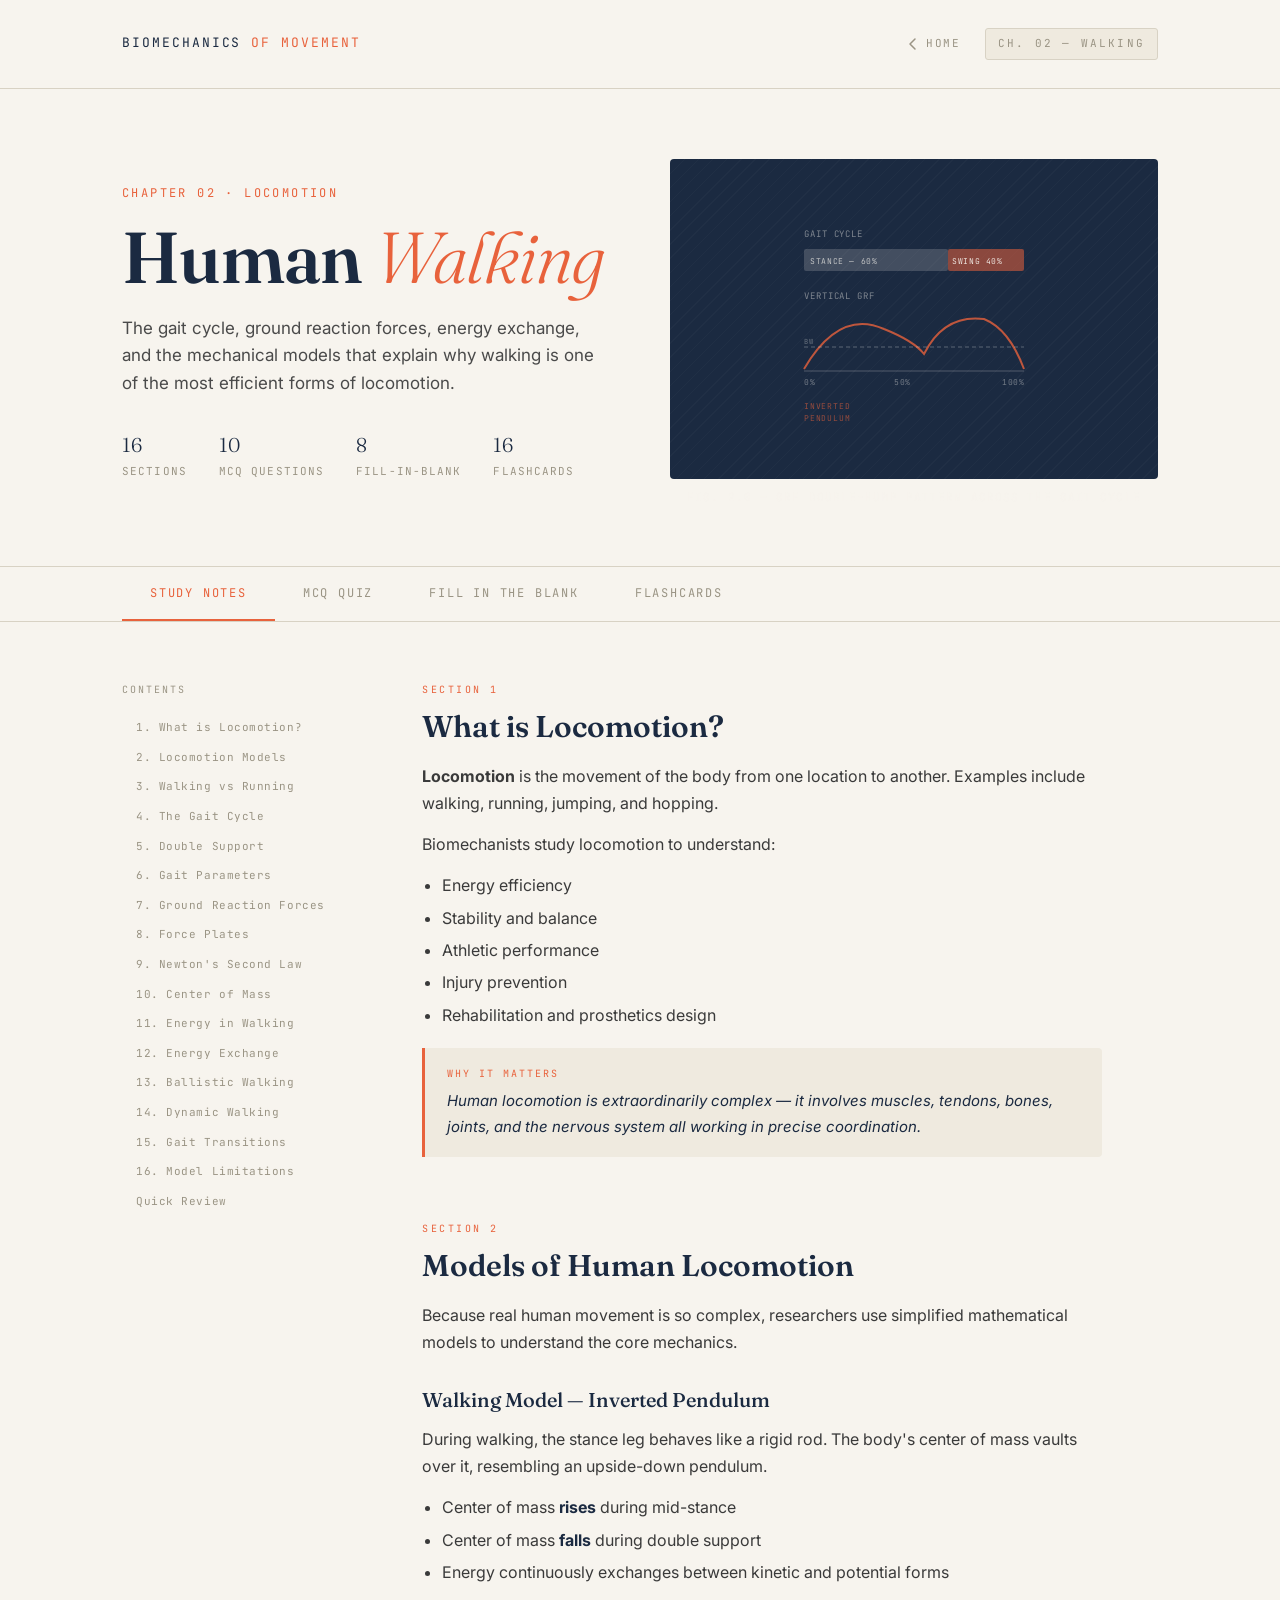
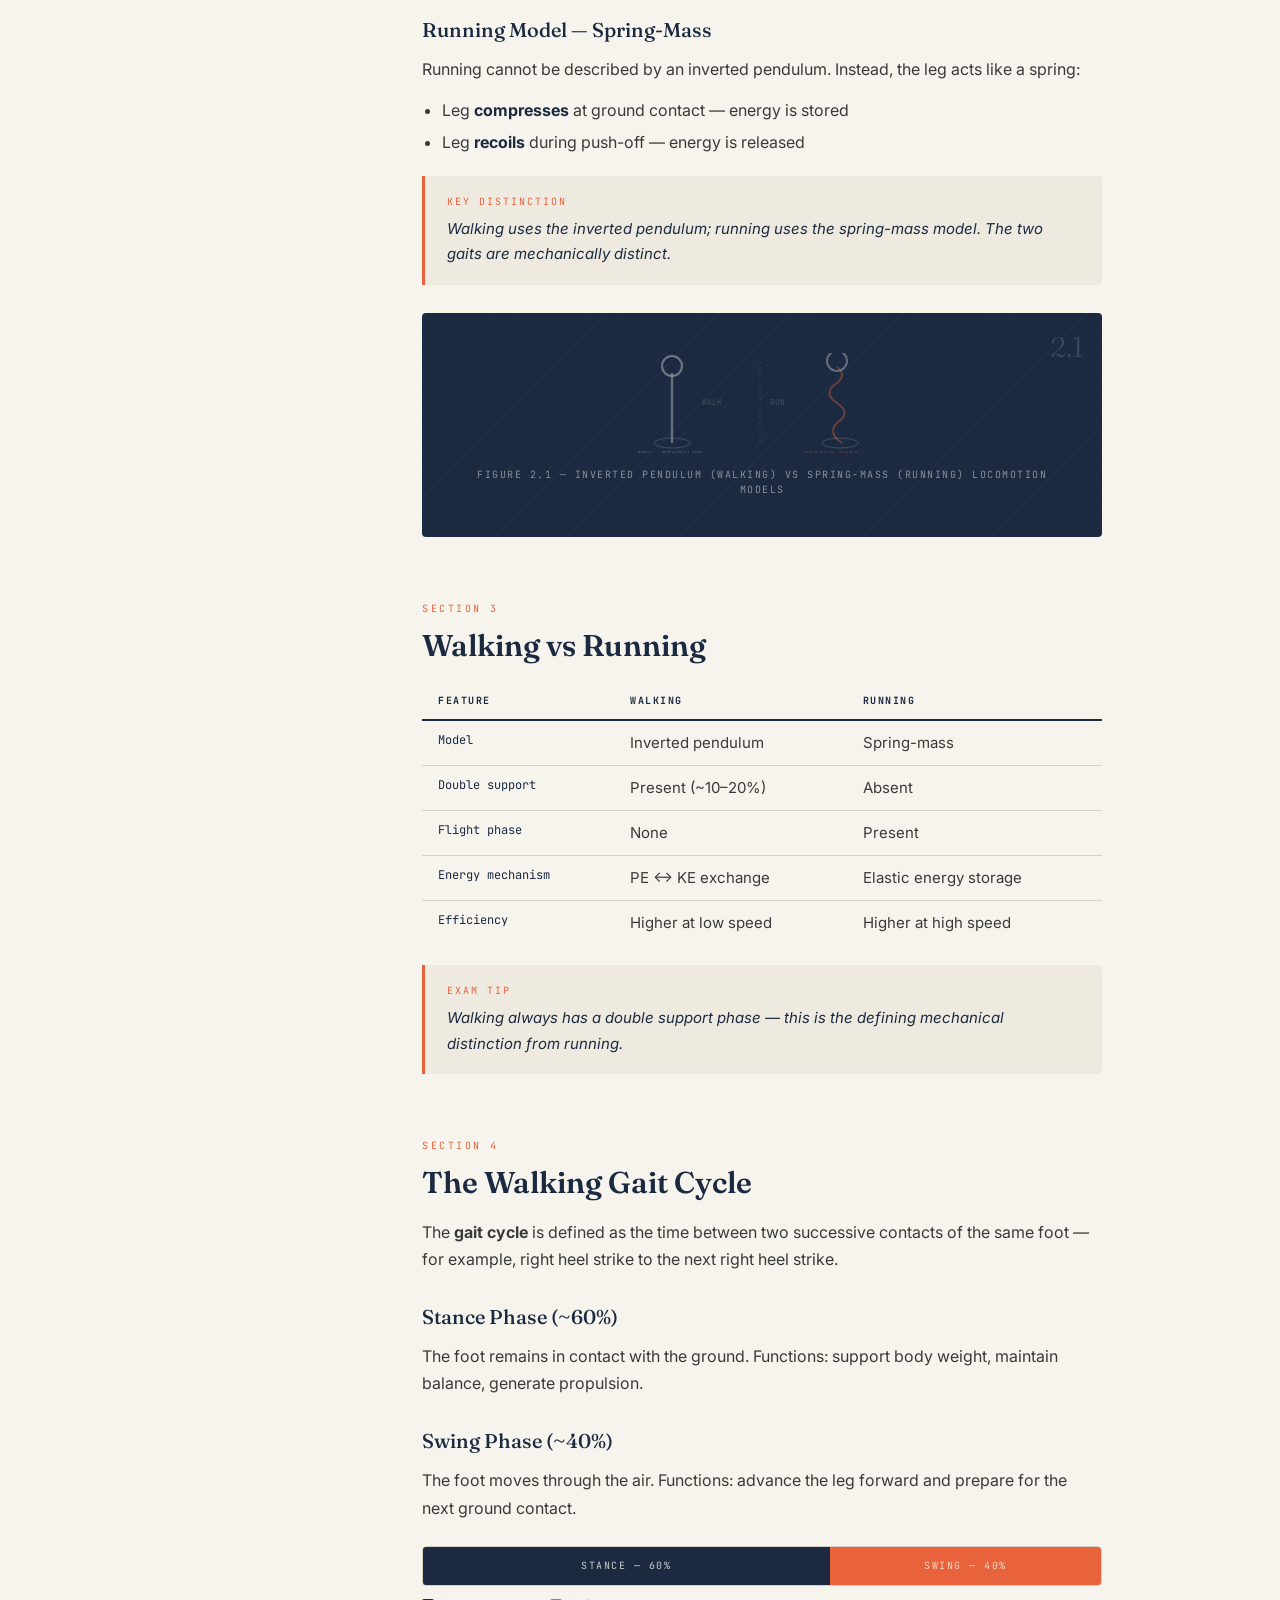
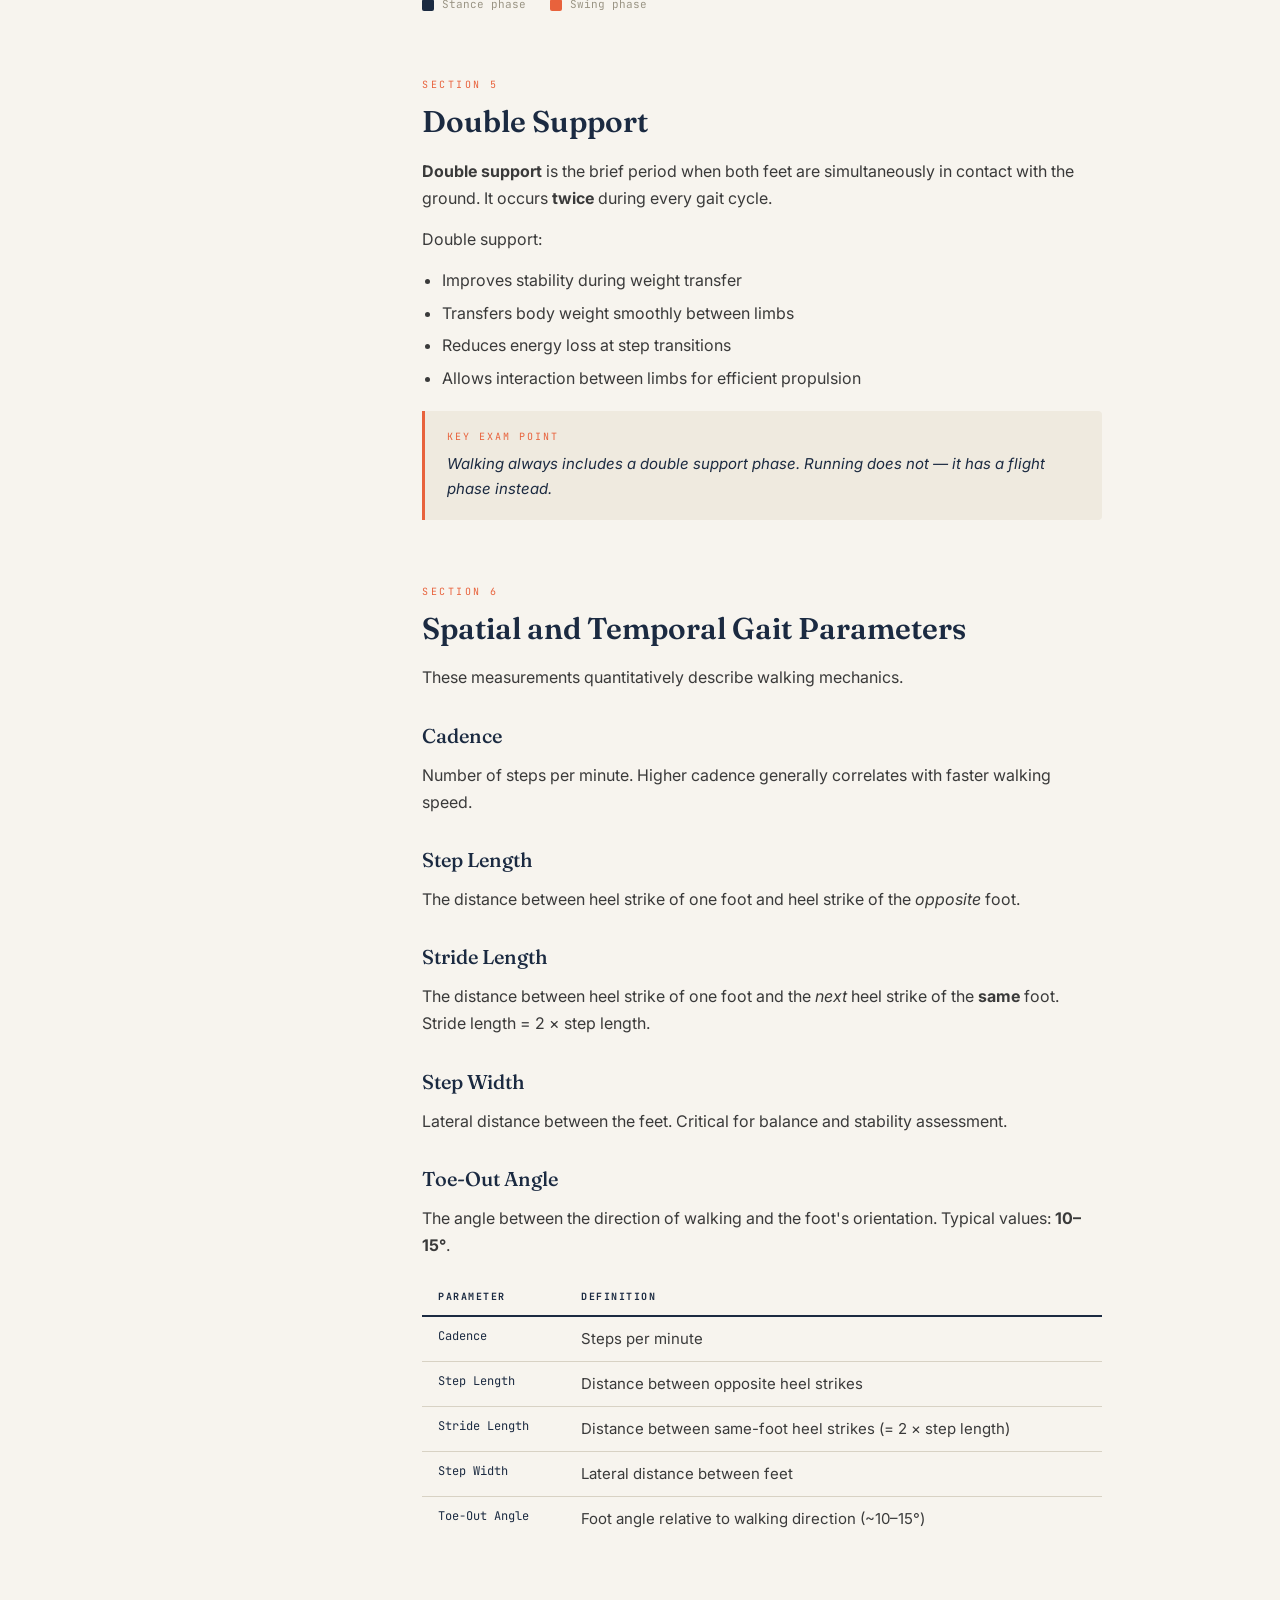
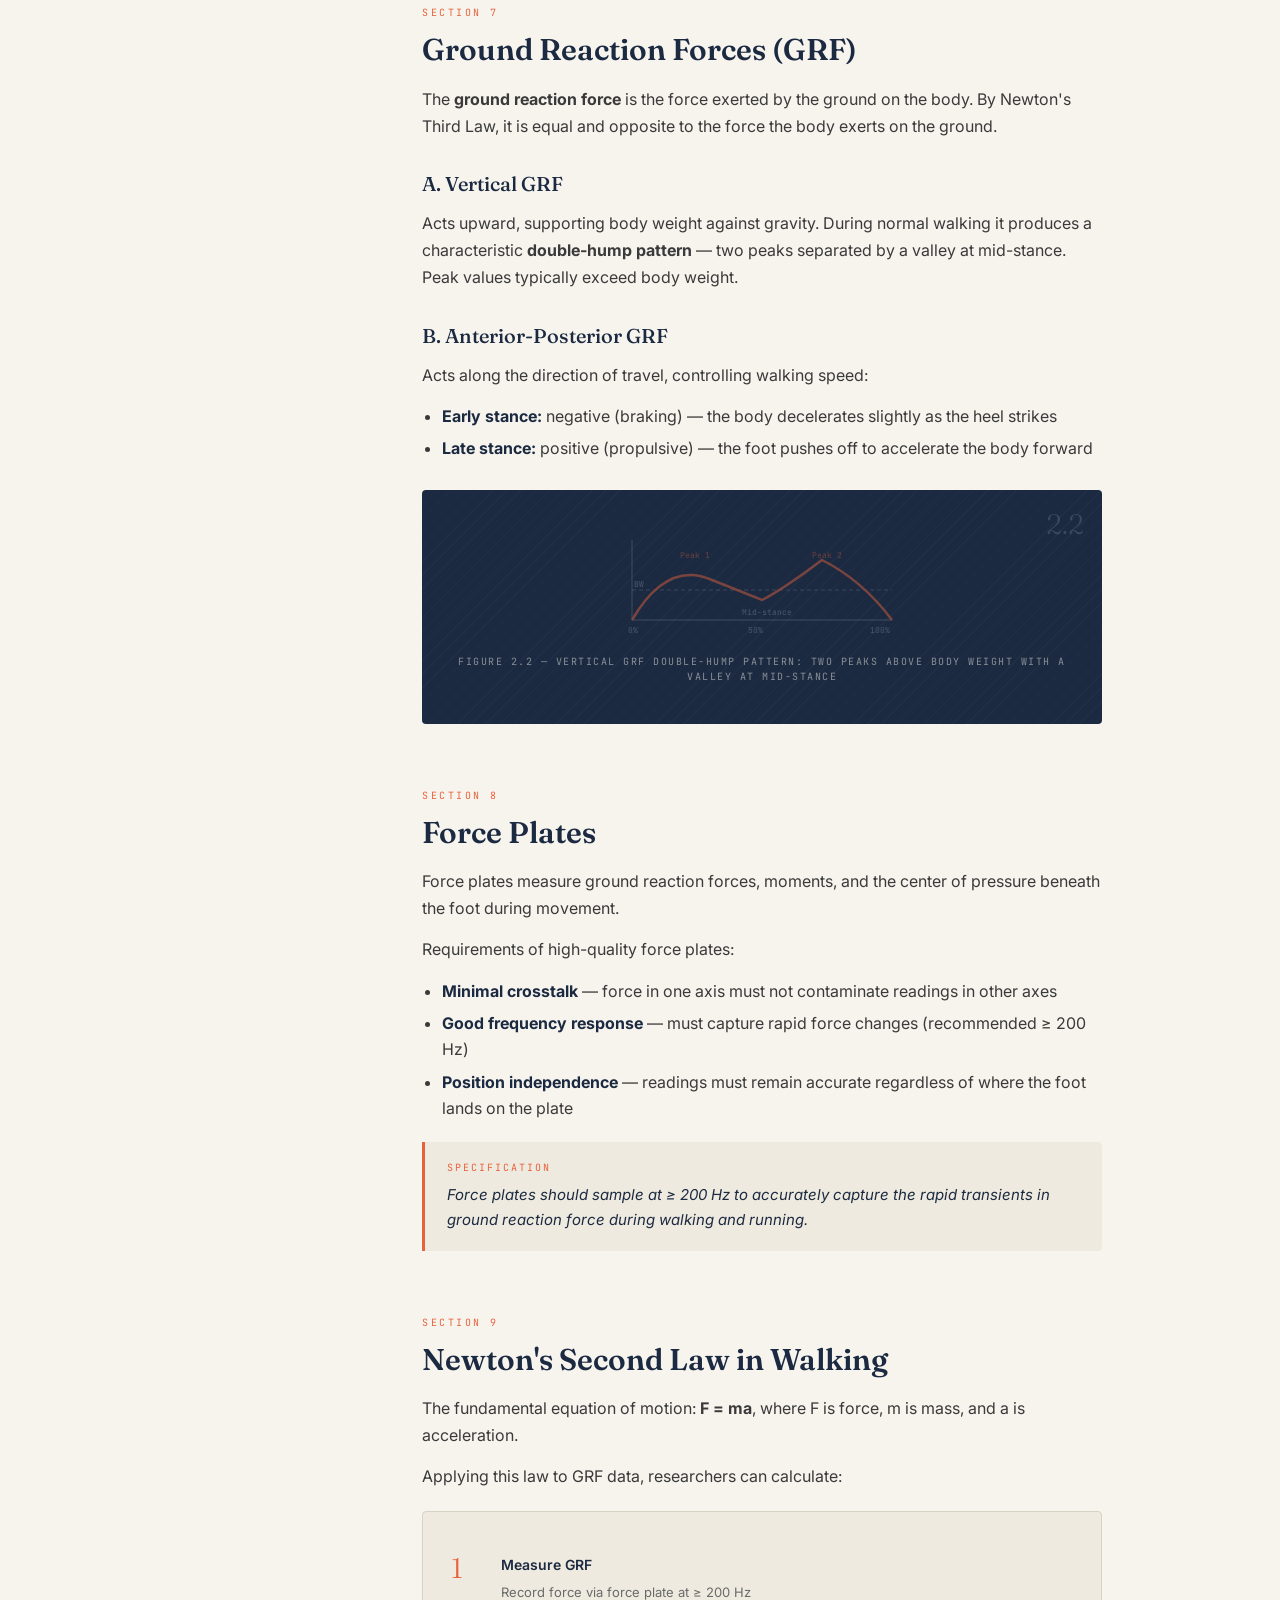
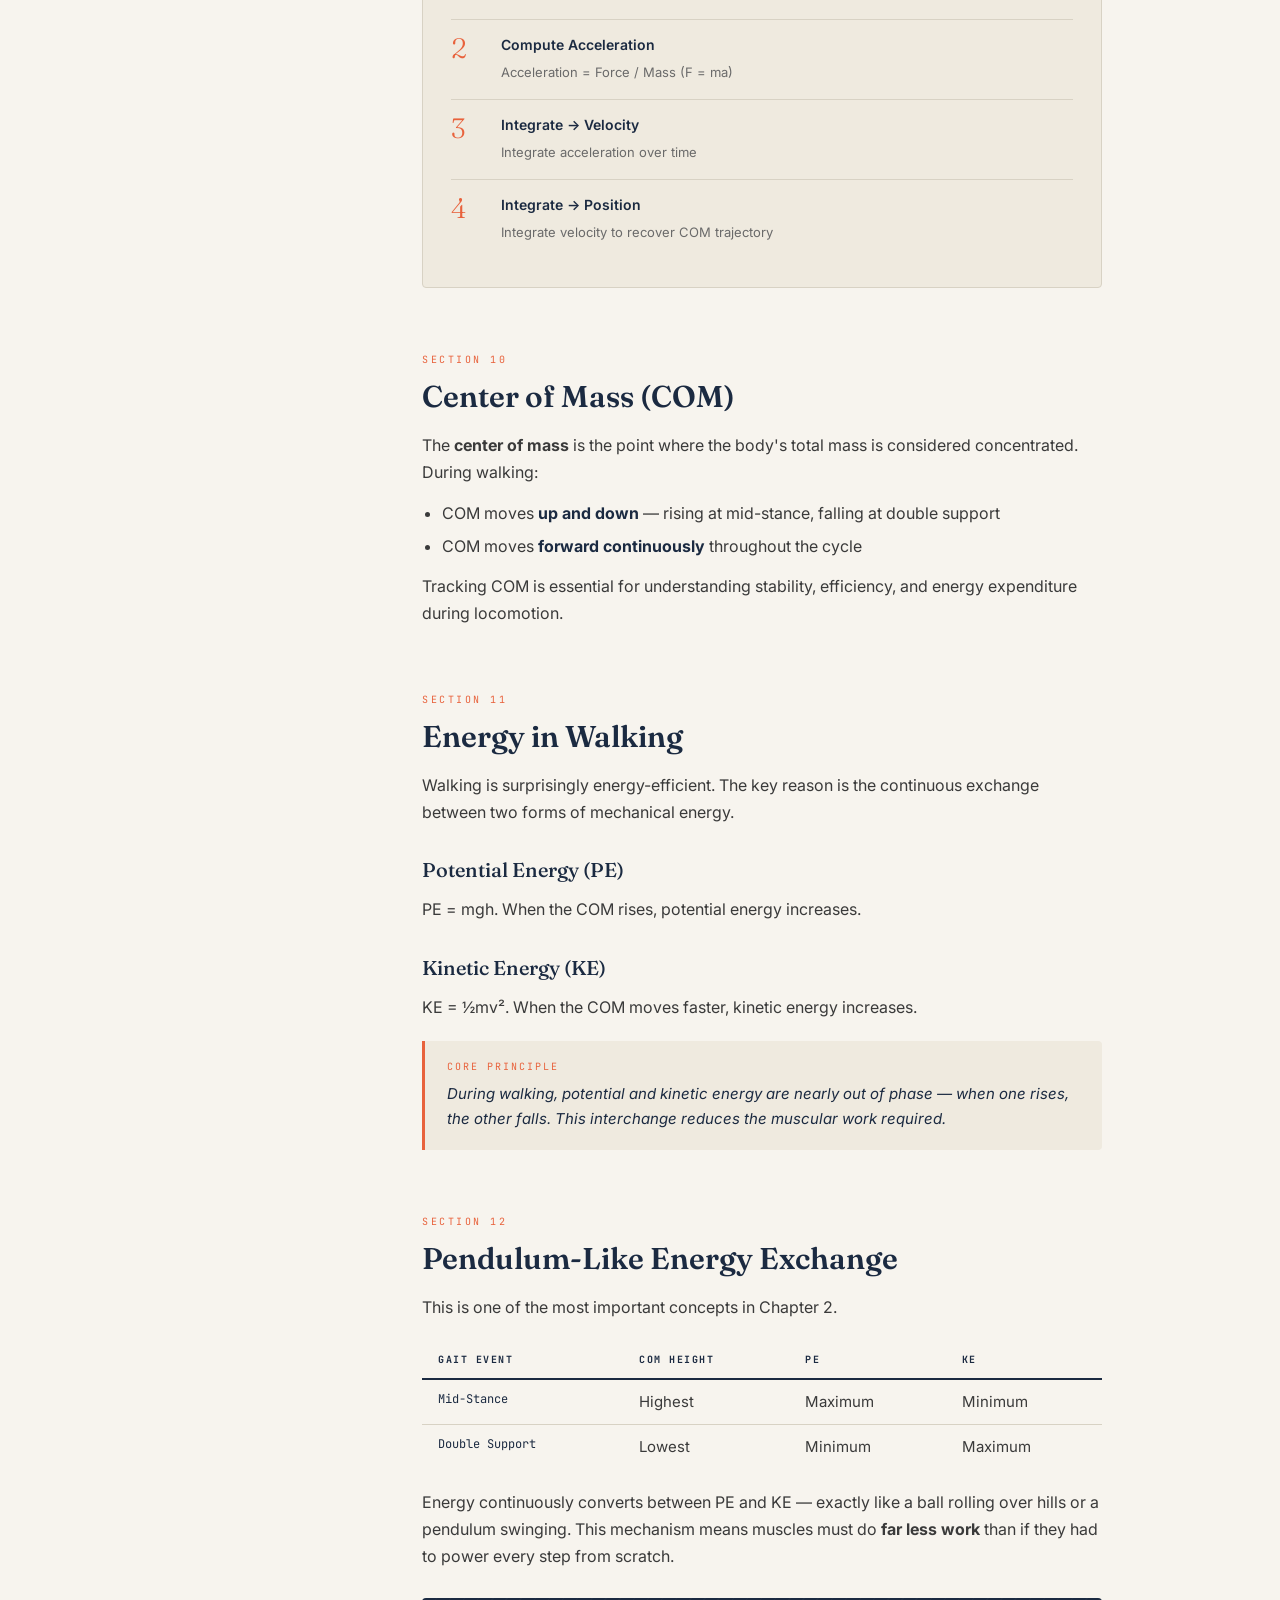
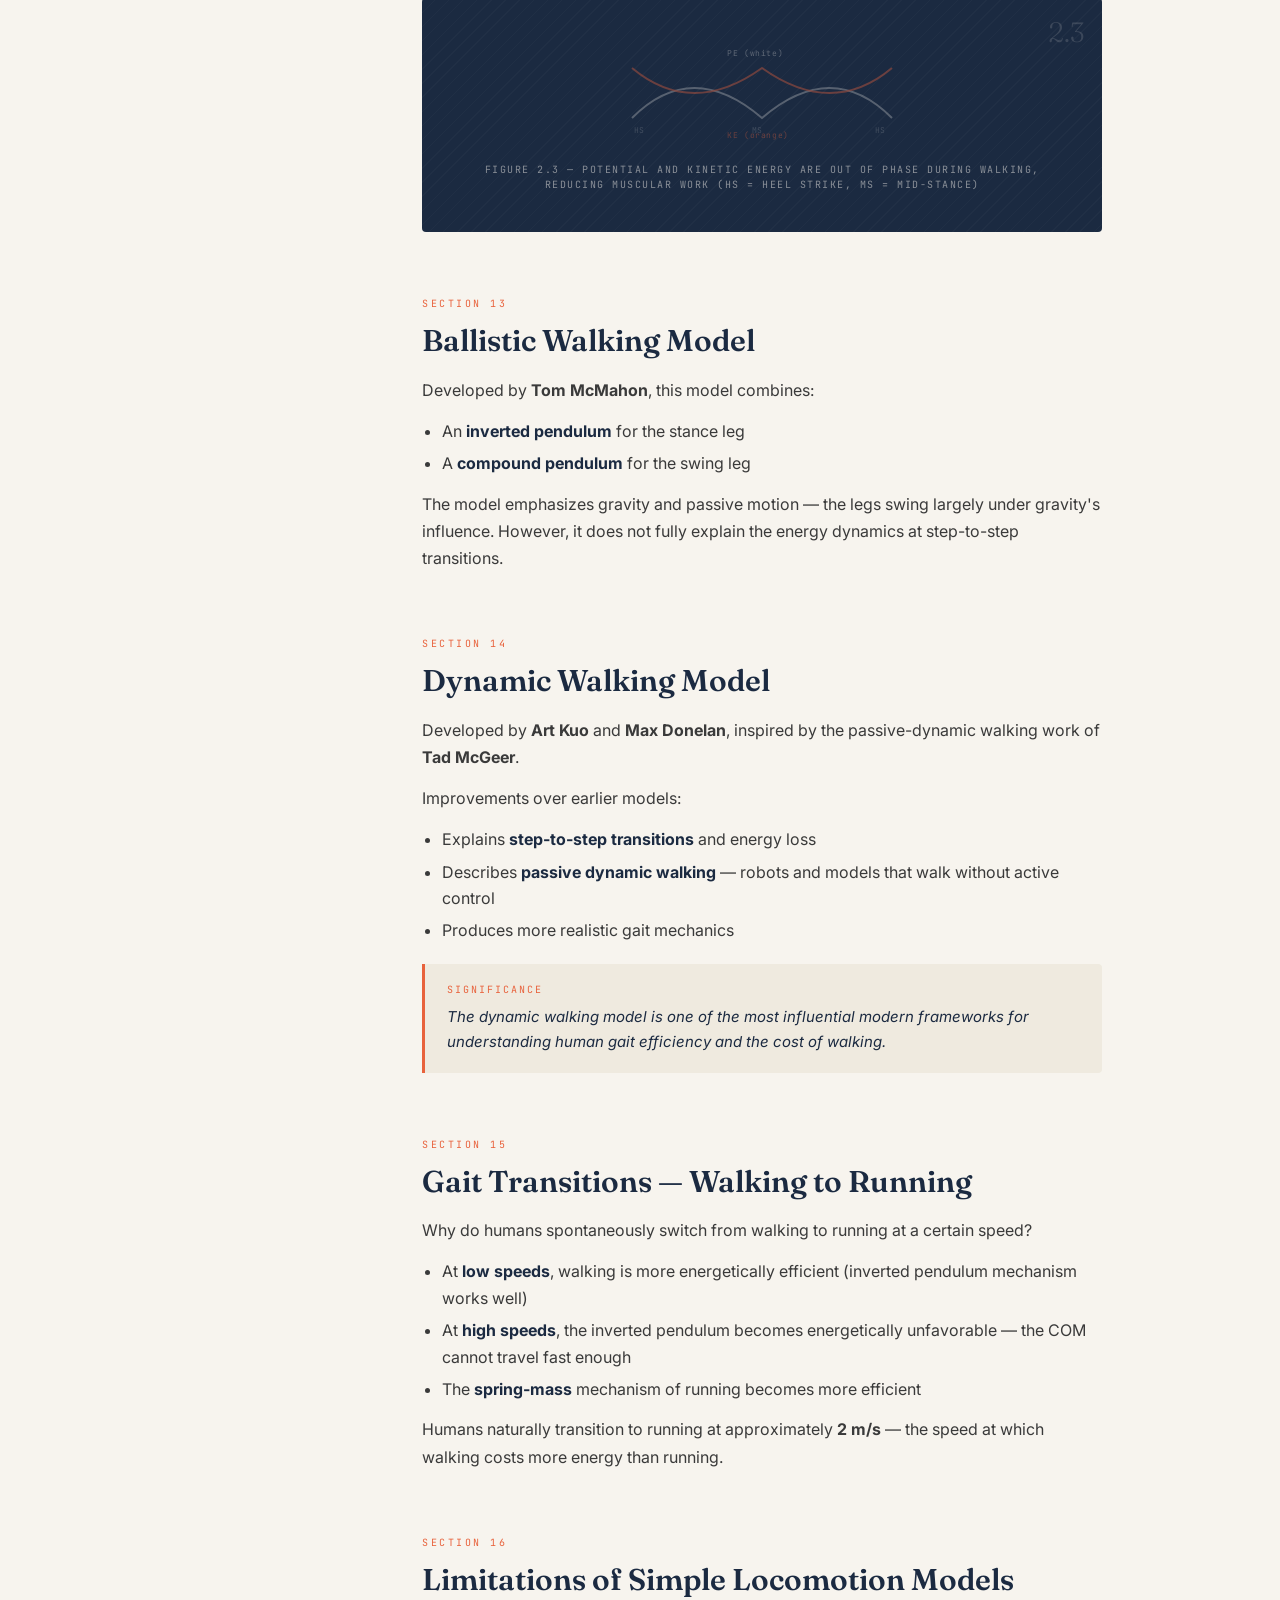
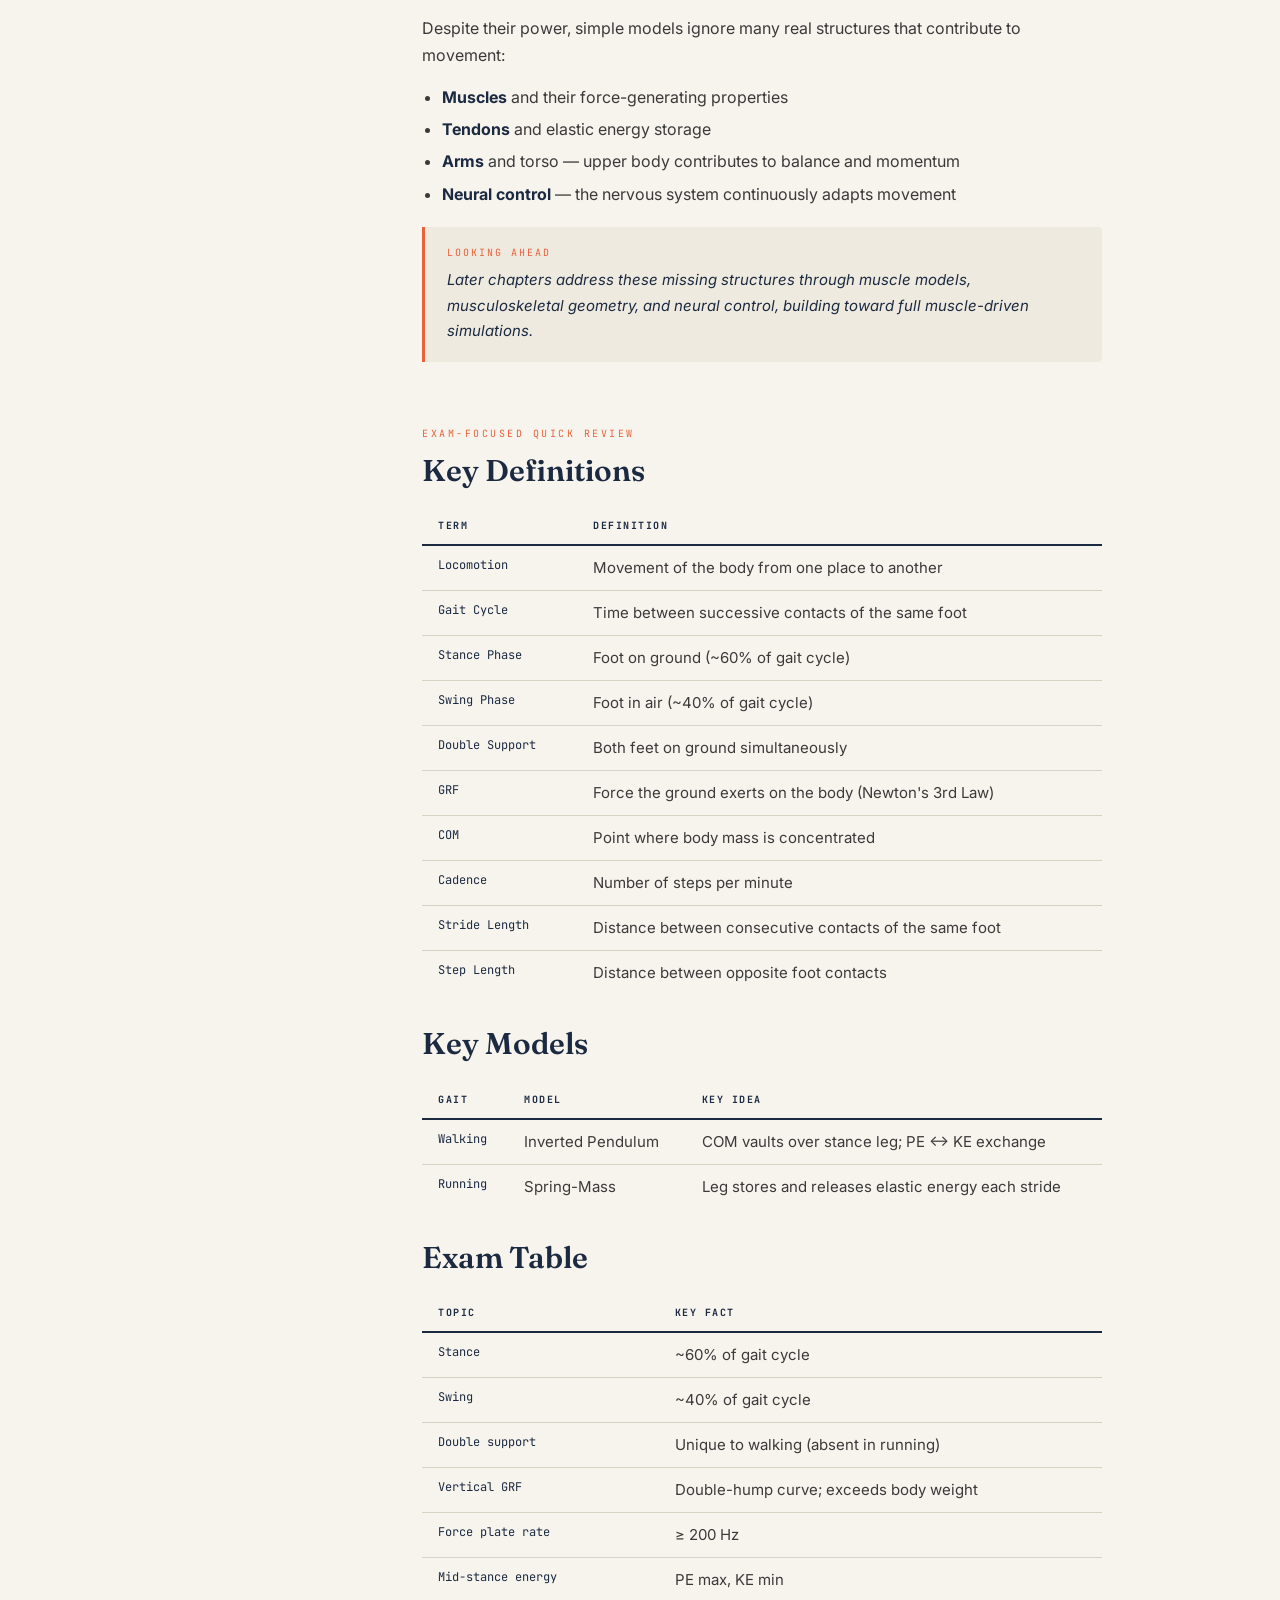
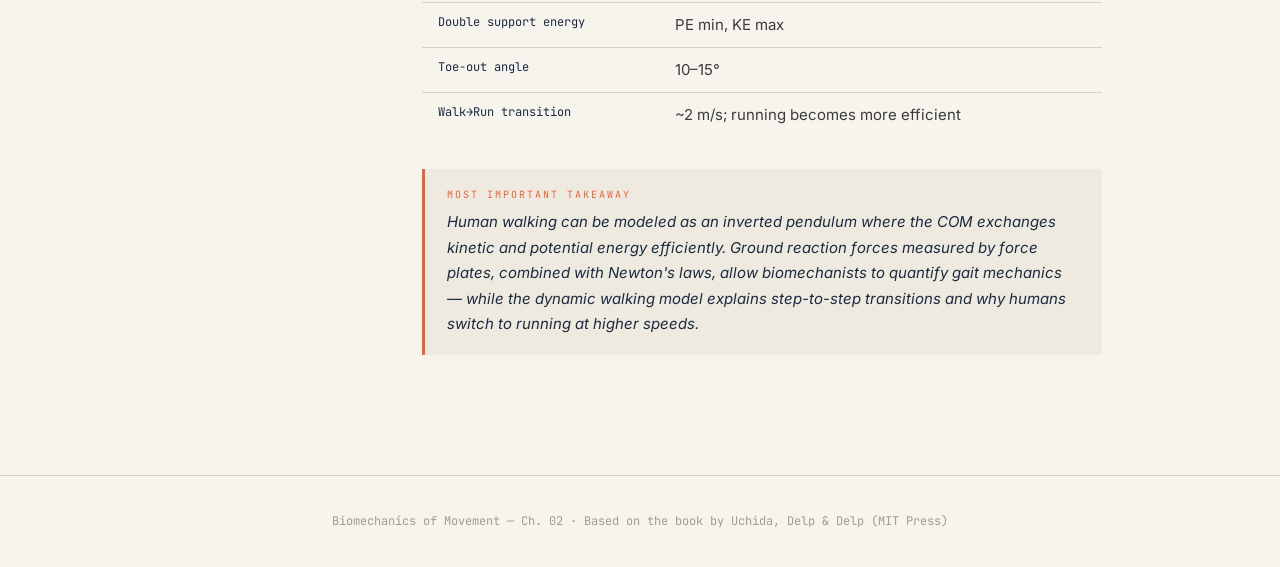
<file: Chp2.html>
<!DOCTYPE html>
<html lang="en">

<head>
  <meta charset="UTF-8">
  <meta name="viewport" content="width=device-width, initial-scale=1.0">
  <title>Ch. 02 — Walking | Biomechanics of Movement</title>
  <link rel="preconnect" href="https://fonts.googleapis.com">
  <link
    href="https://fonts.googleapis.com/css2?family=Fraunces:opsz,wght@9..144,300;9..144,500;9..144,600&family=Inter:wght@400;500;600&family=JetBrains+Mono:wght@400;500&display=swap"
    rel="stylesheet">
  <style>
    :root {
      --ink: #1B2A41;
      --bone: #F7F4EE;
      --bone-deep: #EFEADF;
      --orange: #E8623C;
      --graphite: #2E2E2E;
      --line: #D8D2C4;
      --green: #3a7d5a;
      --red: #c0392b;
      --card-bg: #fff;
    }

    * { margin: 0; padding: 0; box-sizing: border-box; }

    body {
      background: var(--bone);
      color: var(--graphite);
      font-family: 'Inter', sans-serif;
      line-height: 1.6;
    }

    .container { max-width: 1100px; margin: 0 auto; padding: 0 32px; }

    /* HEADER */
    header { padding: 28px 0; border-bottom: 1px solid var(--line); }
    .nav { display: flex; justify-content: space-between; align-items: center; flex-wrap: wrap; gap: 12px; }
    .brand { font-family: 'JetBrains Mono', monospace; font-size: 13px; letter-spacing: 0.15em; text-transform: uppercase; color: var(--ink); text-decoration: none; }
    .brand span { color: var(--orange); }
    .nav-right { display: flex; align-items: center; gap: 24px; }
    .chapter-tag { font-family: 'JetBrains Mono', monospace; font-size: 11px; letter-spacing: 0.2em; text-transform: uppercase; color: #9a9484; background: var(--bone-deep); border: 1px solid var(--line); border-radius: 3px; padding: 6px 12px; }

    /* CHAPTER HERO */
    .ch-hero { padding: 70px 0 60px; border-bottom: 1px solid var(--line); }
    .ch-hero-inner { display: grid; grid-template-columns: 1fr 1fr; gap: 60px; align-items: center; }
    .ch-eyebrow { font-family: 'JetBrains Mono', monospace; font-size: 12px; letter-spacing: 0.2em; text-transform: uppercase; color: var(--orange); margin-bottom: 16px; }
    .ch-hero h1 { font-family: 'Fraunces', serif; font-weight: 600; font-size: clamp(42px, 6vw, 72px); line-height: 1.05; color: var(--ink); letter-spacing: -0.01em; }
    .ch-hero h1 em { font-style: italic; font-weight: 300; color: var(--orange); }
    .ch-hero-sub { margin-top: 20px; font-size: 17px; color: #4a4a4a; max-width: 500px; }
    .ch-meta { margin-top: 32px; display: flex; gap: 32px; flex-wrap: wrap; }
    .ch-meta-item { font-family: 'JetBrains Mono', monospace; font-size: 11px; letter-spacing: 0.1em; text-transform: uppercase; color: #9a9484; }
    .ch-meta-item strong { display: block; font-family: 'Fraunces', serif; font-size: 20px; font-weight: 300; color: var(--ink); letter-spacing: 0; text-transform: none; margin-bottom: 2px; }

    .hero-figure-plate { background: var(--ink); border-radius: 4px; height: 320px; display: flex; align-items: center; justify-content: center; position: relative; overflow: hidden; }
    .hero-figure-plate::after { content: ''; position: absolute; inset: 0; background: repeating-linear-gradient(135deg, rgba(247,244,238,0.025) 0px, rgba(247,244,238,0.025) 1px, transparent 1px, transparent 10px); }
    .hero-figure-plate svg { z-index: 1; }
    .fig-label { font-family: 'JetBrains Mono', monospace; font-size: 11px; letter-spacing: 0.1em; text-transform: uppercase; color: rgba(247,244,238,0.5); text-align: center; margin-top: 10px; }

    /* MODE TABS */
    .mode-bar { position: sticky; top: 0; z-index: 100; background: var(--bone); border-bottom: 1px solid var(--line); padding: 0; }
    .mode-tabs { display: flex; overflow-x: auto; }
    .mode-tab { flex-shrink: 0; padding: 18px 28px; font-family: 'JetBrains Mono', monospace; font-size: 12px; letter-spacing: 0.15em; text-transform: uppercase; color: #9a9484; cursor: pointer; border-bottom: 2px solid transparent; transition: all 0.2s; background: none; border-top: none; border-left: none; border-right: none; }
    .mode-tab:hover { color: var(--ink); }
    .mode-tab.active { color: var(--orange); border-bottom-color: var(--orange); }

    /* PANELS */
    .panel { display: none; padding: 60px 0 100px; }
    .panel.active { display: block; }

    /* NOTES PANEL */
    .notes-layout { display: grid; grid-template-columns: 240px 1fr; gap: 60px; align-items: start; }
    .notes-toc { position: sticky; top: 73px; }
    .toc-label { font-family: 'JetBrains Mono', monospace; font-size: 10px; letter-spacing: 0.2em; text-transform: uppercase; color: #9a9484; margin-bottom: 16px; }
    .toc-list { list-style: none; }
    .toc-list li { margin-bottom: 2px; }
    .toc-list a { font-family: 'JetBrains Mono', monospace; font-size: 11px; color: #9a9484; text-decoration: none; padding: 5px 0; display: block; border-left: 2px solid transparent; padding-left: 12px; transition: all 0.2s; letter-spacing: 0.05em; }
    .toc-list a:hover { color: var(--ink); border-left-color: var(--line); }
    .toc-list a.current { color: var(--orange); border-left-color: var(--orange); }

    .notes-content { max-width: 680px; }
    .section-block { margin-bottom: 64px; }
    .section-block:last-child { margin-bottom: 0; }
    .section-eyebrow { font-family: 'JetBrains Mono', monospace; font-size: 10px; letter-spacing: 0.25em; text-transform: uppercase; color: var(--orange); margin-bottom: 12px; }
    .section-block h2 { font-family: 'Fraunces', serif; font-weight: 600; font-size: 30px; color: var(--ink); margin-bottom: 18px; line-height: 1.15; }
    .section-block h3 { font-family: 'Fraunces', serif; font-weight: 500; font-size: 20px; color: var(--ink); margin: 28px 0 10px; }
    .section-block p { font-size: 16px; color: #3a3a3a; margin-bottom: 14px; line-height: 1.7; }
    .section-block ul, .section-block ol { padding-left: 20px; margin-bottom: 14px; }
    .section-block li { font-size: 16px; color: #3a3a3a; margin-bottom: 6px; line-height: 1.65; }
    .section-block li strong { color: var(--ink); }

    /* Figure placeholder */
    .fig-placeholder { background: var(--ink); border-radius: 4px; margin: 28px 0; position: relative; overflow: hidden; }
    .fig-placeholder::after { content: ''; position: absolute; inset: 0; background: repeating-linear-gradient(135deg, rgba(247,244,238,0.025) 0px, rgba(247,244,238,0.025) 1px, transparent 1px, transparent 10px); pointer-events: none; }
    .fig-inner { padding: 40px 32px; display: flex; flex-direction: column; align-items: center; justify-content: center; min-height: 200px; position: relative; z-index: 1; }
    .fig-placeholder svg { opacity: 0.55; }
    .fig-caption { font-family: 'JetBrains Mono', monospace; font-size: 10px; letter-spacing: 0.15em; text-transform: uppercase; color: rgba(247,244,238,0.5); margin-top: 14px; text-align: center; line-height: 1.5; }
    .fig-number { font-family: 'Fraunces', serif; font-size: 28px; font-weight: 300; color: rgba(247,244,238,0.15); position: absolute; top: 12px; right: 18px; letter-spacing: 0; }

    /* Key concept box */
    .key-box { border-left: 3px solid var(--orange); background: var(--bone-deep); padding: 18px 22px; margin: 20px 0; border-radius: 0 4px 4px 0; }
    .key-box-label { font-family: 'JetBrains Mono', monospace; font-size: 10px; letter-spacing: 0.2em; text-transform: uppercase; color: var(--orange); margin-bottom: 6px; }
    .key-box p { font-size: 15px; color: var(--ink); margin: 0; font-style: italic; }

    /* Table */
    .notes-table { width: 100%; border-collapse: collapse; margin: 20px 0; font-size: 15px; }
    .notes-table th { font-family: 'JetBrains Mono', monospace; font-size: 10px; letter-spacing: 0.15em; text-transform: uppercase; color: var(--ink); padding: 10px 16px; border-bottom: 2px solid var(--ink); text-align: left; }
    .notes-table td { padding: 10px 16px; border-bottom: 1px solid var(--line); color: #3a3a3a; vertical-align: top; }
    .notes-table tr:last-child td { border-bottom: none; }
    .notes-table td:first-child { font-family: 'JetBrains Mono', monospace; font-size: 12px; color: var(--ink); }

    /* Flow diagram */
    .flow-diagram { background: var(--bone-deep); border: 1px solid var(--line); border-radius: 4px; padding: 28px; margin: 20px 0; }
    .flow-steps { display: flex; flex-direction: column; gap: 0; }
    .flow-step { display: flex; align-items: flex-start; gap: 14px; padding: 14px 0; border-bottom: 1px solid var(--line); }
    .flow-step:last-child { border-bottom: none; }
    .flow-num { font-family: 'Fraunces', serif; font-size: 28px; font-weight: 300; color: var(--orange); line-height: 1; flex-shrink: 0; width: 36px; }
    .flow-text strong { display: block; font-family: 'Inter', sans-serif; font-weight: 600; font-size: 14px; color: var(--ink); margin-bottom: 3px; }
    .flow-text span { font-size: 13px; color: #6a6a6a; }

    /* Gait phase bar */
    .gait-bar { margin: 24px 0; }
    .gait-bar-track { display: flex; height: 40px; border-radius: 4px; overflow: hidden; border: 1px solid var(--line); }
    .gait-stance { background: var(--ink); flex: 6; display: flex; align-items: center; justify-content: center; }
    .gait-swing { background: var(--orange); flex: 4; display: flex; align-items: center; justify-content: center; }
    .gait-bar-label { font-family: 'JetBrains Mono', monospace; font-size: 10px; letter-spacing: 0.15em; text-transform: uppercase; color: rgba(247,244,238,0.8); }
    .gait-bar-legend { display: flex; gap: 24px; margin-top: 10px; }
    .gait-legend-item { display: flex; align-items: center; gap: 8px; font-family: 'JetBrains Mono', monospace; font-size: 11px; color: #9a9484; }
    .gait-swatch { width: 12px; height: 12px; border-radius: 2px; }

    /* MCQ / FITB / FLASH shared */
    .activity-header { margin-bottom: 40px; }
    .activity-header h2 { font-family: 'Fraunces', serif; font-weight: 600; font-size: 36px; color: var(--ink); }
    .activity-header p { font-size: 15px; color: #6a6a6a; margin-top: 8px; }

    .quiz-toolbar { display: flex; align-items: center; justify-content: space-between; margin-bottom: 32px; flex-wrap: wrap; gap: 16px; }
    .timer-badge { display: flex; align-items: center; gap: 10px; background: var(--ink); color: var(--bone); border-radius: 4px; padding: 10px 18px; font-family: 'JetBrains Mono', monospace; font-size: 18px; letter-spacing: 0.05em; }
    .timer-badge .timer-label { font-size: 10px; text-transform: uppercase; letter-spacing: 0.2em; color: rgba(247,244,238,0.5); display: block; }
    .timer-dot { width: 8px; height: 8px; border-radius: 50%; background: var(--orange); animation: pulse 1s ease-in-out infinite; }
    @keyframes pulse { 0%,100%{opacity:1} 50%{opacity:0.3} }

    .progress-bar-wrap { flex: 1; min-width: 200px; max-width: 300px; }
    .progress-label { font-family: 'JetBrains Mono', monospace; font-size: 10px; letter-spacing: 0.15em; text-transform: uppercase; color: #9a9484; margin-bottom: 6px; }
    .progress-bar { height: 4px; background: var(--line); border-radius: 2px; overflow: hidden; }
    .progress-fill { height: 100%; background: var(--orange); border-radius: 2px; transition: width 0.3s ease; }

    .question-block { background: var(--card-bg); border: 1px solid var(--line); border-radius: 4px; padding: 32px; margin-bottom: 20px; position: relative; }
    .q-number { font-family: 'JetBrains Mono', monospace; font-size: 10px; letter-spacing: 0.2em; text-transform: uppercase; color: #9a9484; margin-bottom: 12px; }
    .q-text { font-family: 'Fraunces', serif; font-weight: 500; font-size: 20px; color: var(--ink); line-height: 1.35; margin-bottom: 24px; }
    .options { display: flex; flex-direction: column; gap: 10px; }
    .option-btn { text-align: left; padding: 14px 18px; border: 1px solid var(--line); border-radius: 4px; background: var(--bone); cursor: pointer; font-size: 15px; color: #3a3a3a; font-family: 'Inter', sans-serif; transition: all 0.15s; display: flex; align-items: center; gap: 12px; }
    .option-btn:hover:not(:disabled) { border-color: var(--ink); background: #fff; }
    .option-key { font-family: 'JetBrains Mono', monospace; font-size: 11px; color: #9a9484; flex-shrink: 0; width: 18px; }
    .option-btn.correct { border-color: var(--green); background: #f0faf5; color: var(--green); }
    .option-btn.correct .option-key { color: var(--green); }
    .option-btn.wrong { border-color: var(--red); background: #fdf2f1; color: var(--red); }
    .option-btn.wrong .option-key { color: var(--red); }
    .option-btn:disabled { cursor: not-allowed; }
    .feedback-msg { margin-top: 16px; padding: 12px 16px; border-radius: 4px; font-size: 14px; font-family: 'JetBrains Mono', monospace; letter-spacing: 0.02em; display: none; }
    .feedback-msg.show { display: block; }
    .feedback-msg.ok { background: #f0faf5; color: var(--green); }
    .feedback-msg.bad { background: #fdf2f1; color: var(--red); }

    .quiz-nav { display: flex; justify-content: space-between; align-items: center; margin-top: 32px; flex-wrap: wrap; gap: 16px; }
    .btn-primary { background: var(--ink); color: var(--bone); border: none; padding: 14px 28px; font-family: 'JetBrains Mono', monospace; font-size: 12px; letter-spacing: 0.15em; text-transform: uppercase; cursor: pointer; border-radius: 4px; transition: background 0.2s; }
    .btn-primary:hover { background: #0f1f33; }
    .btn-ghost { background: transparent; color: var(--ink); border: 1px solid var(--line); padding: 14px 28px; font-family: 'JetBrains Mono', monospace; font-size: 12px; letter-spacing: 0.15em; text-transform: uppercase; cursor: pointer; border-radius: 4px; transition: all 0.2s; }
    .btn-ghost:hover { border-color: var(--ink); }

    /* Score screen */
    .score-screen { display: none; text-align: center; padding: 60px 0; }
    .score-screen.show { display: block; }
    .score-circle { width: 160px; height: 160px; border-radius: 50%; border: 4px solid var(--orange); display: flex; flex-direction: column; align-items: center; justify-content: center; margin: 0 auto 32px; }
    .score-num { font-family: 'Fraunces', serif; font-size: 56px; font-weight: 300; color: var(--orange); line-height: 1; }
    .score-denom { font-family: 'JetBrains Mono', monospace; font-size: 12px; color: #9a9484; margin-top: 4px; }
    .score-grade { font-family: 'Fraunces', serif; font-size: 32px; font-weight: 500; color: var(--ink); margin-bottom: 8px; }
    .score-msg { font-size: 15px; color: #6a6a6a; max-width: 400px; margin: 0 auto 32px; }
    .score-stats { display: flex; justify-content: center; gap: 48px; margin-bottom: 40px; }
    .stat-item { font-family: 'JetBrains Mono', monospace; font-size: 11px; color: #9a9484; text-transform: uppercase; letter-spacing: 0.1em; text-align: center; }
    .stat-item strong { display: block; font-family: 'Fraunces', serif; font-size: 28px; font-weight: 300; color: var(--ink); text-transform: none; letter-spacing: 0; margin-bottom: 4px; }

    /* FITB */
    .fitb-question { background: #fff; border: 1px solid var(--line); border-radius: 4px; padding: 28px 32px; margin-bottom: 20px; }
    .fitb-q-text { font-family: 'Fraunces', serif; font-weight: 500; font-size: 19px; color: var(--ink); line-height: 1.5; margin-bottom: 18px; }
    .fitb-input-wrap { display: flex; gap: 12px; align-items: center; flex-wrap: wrap; }
    .fitb-input { border: none; border-bottom: 2px solid var(--ink); background: transparent; font-family: 'Fraunces', serif; font-size: 18px; color: var(--ink); padding: 4px 8px; outline: none; min-width: 180px; transition: border-color 0.2s; }
    .fitb-input:focus { border-color: var(--orange); }
    .fitb-input.correct { border-color: var(--green); color: var(--green); }
    .fitb-input.wrong { border-color: var(--red); color: var(--red); }
    .check-btn { background: var(--bone-deep); border: 1px solid var(--line); padding: 8px 18px; font-family: 'JetBrains Mono', monospace; font-size: 11px; letter-spacing: 0.15em; text-transform: uppercase; cursor: pointer; border-radius: 3px; transition: all 0.15s; color: var(--ink); }
    .check-btn:hover { background: var(--ink); color: var(--bone); }
    .fitb-hint { font-family: 'JetBrains Mono', monospace; font-size: 11px; color: #9a9484; margin-top: 10px; display: none; }
    .fitb-hint.show { display: block; }
    .fitb-answer { font-family: 'JetBrains Mono', monospace; font-size: 11px; margin-top: 8px; display: none; }
    .fitb-answer.show { display: block; }

    /* FLASHCARDS */
    .flashcard-area { max-width: 640px; margin: 0 auto; }
    .fc-deck-info { display: flex; justify-content: space-between; align-items: center; margin-bottom: 28px; flex-wrap: wrap; gap: 12px; }
    .fc-deck-label { font-family: 'JetBrains Mono', monospace; font-size: 11px; letter-spacing: 0.1em; text-transform: uppercase; color: #9a9484; }
    .fc-counter { font-family: 'JetBrains Mono', monospace; font-size: 13px; color: var(--ink); }
    .fc-card { perspective: 900px; height: 280px; margin-bottom: 32px; cursor: pointer; -webkit-tap-highlight-color: transparent; }
    .fc-inner { width: 100%; height: 100%; transform-style: preserve-3d; transition: transform 0.55s cubic-bezier(.4,.2,.2,1); position: relative; }
    .fc-card.flipped .fc-inner { transform: rotateY(180deg); }
    .fc-face { position: absolute; inset: 0; backface-visibility: hidden; border-radius: 4px; display: flex; flex-direction: column; align-items: center; justify-content: center; padding: 40px 36px; text-align: center; }
    .fc-front { background: var(--ink); border: 1px solid var(--ink); }
    .fc-back { background: var(--bone-deep); border: 1px solid var(--line); transform: rotateY(180deg); }
    .fc-tag { font-family: 'JetBrains Mono', monospace; font-size: 10px; letter-spacing: 0.2em; text-transform: uppercase; position: absolute; top: 16px; left: 20px; }
    .fc-front .fc-tag { color: rgba(247,244,238,0.4); }
    .fc-back .fc-tag { color: var(--orange); }
    .fc-flip-hint { font-family: 'JetBrains Mono', monospace; font-size: 10px; letter-spacing: 0.15em; text-transform: uppercase; position: absolute; bottom: 14px; right: 18px; opacity: 0.4; }
    .fc-front .fc-flip-hint { color: var(--bone); }
    .fc-back .fc-flip-hint { color: var(--ink); }
    .fc-question { font-family: 'Fraunces', serif; font-weight: 500; font-size: 22px; color: var(--bone); line-height: 1.3; }
    .fc-answer { font-family: 'Inter', sans-serif; font-size: 16px; color: var(--graphite); line-height: 1.6; }
    .fc-answer strong { color: var(--orange); font-family: 'Fraunces', serif; font-size: 18px; font-weight: 500; display: block; margin-bottom: 8px; }
    .fc-controls { display: flex; justify-content: center; gap: 12px; margin-bottom: 24px; flex-wrap: wrap; }
    .fc-know { background: #f0faf5; border: 1px solid var(--green); color: var(--green); padding: 12px 24px; font-family: 'JetBrains Mono', monospace; font-size: 11px; letter-spacing: 0.15em; text-transform: uppercase; cursor: pointer; border-radius: 4px; transition: all 0.2s; }
    .fc-know:hover { background: var(--green); color: #fff; }
    .fc-again { background: #fdf2f1; border: 1px solid var(--red); color: var(--red); padding: 12px 24px; font-family: 'JetBrains Mono', monospace; font-size: 11px; letter-spacing: 0.15em; text-transform: uppercase; cursor: pointer; border-radius: 4px; transition: all 0.2s; }
    .fc-again:hover { background: var(--red); color: #fff; }
    .fc-skip { background: var(--bone-deep); border: 1px solid var(--line); color: #9a9484; padding: 12px 24px; font-family: 'JetBrains Mono', monospace; font-size: 11px; letter-spacing: 0.15em; text-transform: uppercase; cursor: pointer; border-radius: 4px; transition: all 0.2s; }
    .fc-skip:hover { border-color: var(--ink); color: var(--ink); }
    .fc-progress-dots { display: flex; gap: 6px; justify-content: center; flex-wrap: wrap; margin-bottom: 8px; }
    .fc-dot { width: 8px; height: 8px; border-radius: 50%; background: var(--line); transition: background 0.3s; }
    .fc-dot.known { background: var(--green); }
    .fc-dot.again { background: var(--red); }
    .fc-dot.current { background: var(--orange); }
    .fc-score-bar { display: flex; gap: 24px; justify-content: center; margin-top: 24px; }
    .fc-score-item { font-family: 'JetBrains Mono', monospace; font-size: 11px; text-transform: uppercase; letter-spacing: 0.1em; text-align: center; color: #9a9484; }
    .fc-score-item strong { display: block; font-family: 'Fraunces', serif; font-size: 24px; font-weight: 300; color: var(--ink); text-transform: none; letter-spacing: 0; }
    .fc-score-item.s-known strong { color: var(--green); }
    .fc-score-item.s-again strong { color: var(--red); }
    .fc-complete { display: none; text-align: center; padding: 40px 20px; background: #fff; border: 1px solid var(--line); border-radius: 4px; }
    .fc-complete.show { display: block; }

    footer { border-top: 1px solid var(--line); padding: 36px 0; font-family: 'JetBrains Mono', monospace; font-size: 12px; color: #a39c8c; text-align: center; }

    /* BACK LINK */
    .back-link { font-family: 'JetBrains Mono', monospace; font-size: 11px; letter-spacing: 0.15em; text-transform: uppercase; color: #9a9484; text-decoration: none; display: flex; align-items: center; gap: 6px; transition: color 0.2s; white-space: nowrap; }
    .back-link:hover { color: var(--orange); }
    .back-link svg { flex-shrink: 0; }

    /* TOC TOGGLE BUTTON — hidden on desktop */
    .toc-toggle-wrap { display: none; }

    .toc-toggle-btn {
      display: flex;
      align-items: center;
      gap: 10px;
      background: var(--bone-deep);
      border: 1px solid var(--line);
      border-radius: 4px;
      padding: 12px 18px;
      font-family: 'JetBrains Mono', monospace;
      font-size: 11px;
      letter-spacing: 0.15em;
      text-transform: uppercase;
      color: var(--ink);
      cursor: pointer;
      width: 100%;
      text-align: left;
      transition: border-color 0.2s, background 0.2s;
    }
    .toc-toggle-btn:hover { border-color: var(--ink); }
    .toc-toggle-btn.open { border-color: var(--orange); color: var(--orange); }

    /* Hamburger icon */
    .toc-icon { display: flex; flex-direction: column; gap: 4px; flex-shrink: 0; }
    .toc-icon span {
      display: block;
      width: 18px;
      height: 2px;
      background: currentColor;
      border-radius: 2px;
      transition: transform 0.25s, opacity 0.25s;
      transform-origin: center;
    }
    .toc-toggle-btn.open .toc-icon span:nth-child(1) { transform: translateY(6px) rotate(45deg); }
    .toc-toggle-btn.open .toc-icon span:nth-child(2) { opacity: 0; transform: scaleX(0); }
    .toc-toggle-btn.open .toc-icon span:nth-child(3) { transform: translateY(-6px) rotate(-45deg); }

    .toc-toggle-label { flex: 1; }

    .toc-chevron {
      margin-left: auto;
      font-size: 10px;
      opacity: 0.5;
      transition: transform 0.25s;
    }
    .toc-toggle-btn.open .toc-chevron { transform: rotate(180deg); }

    /* Drawer */
    .toc-drawer {
      overflow: hidden;
      max-height: 0;
      transition: max-height 0.35s cubic-bezier(0.4, 0, 0.2, 1);
      background: #fff;
      border: 1px solid var(--line);
      border-top: none;
      border-radius: 0 0 4px 4px;
    }
    .toc-drawer.open { max-height: 600px; }
    .toc-drawer-inner { padding: 8px 0 12px; }
    .toc-drawer .toc-list a {
      font-size: 13px;
      padding: 8px 20px;
      border-left: none;
      border-bottom: 1px solid var(--bone-deep);
    }
    .toc-drawer .toc-list li:last-child a { border-bottom: none; }
    .toc-drawer .toc-list a:hover { background: var(--bone); color: var(--ink); }
    .toc-drawer .toc-list a.current { color: var(--orange); background: #fff8f5; }

    /* ── TABLET (≤ 860px) ── */
    @media(max-width:860px) {
      .notes-layout { grid-template-columns: 1fr; }
      .notes-toc { display: none; }
      .toc-toggle-wrap { display: block; margin-bottom: 32px; }
      .ch-hero-inner { grid-template-columns: 1fr; }
      .hero-figure-plate { display: none; }
      .notes-content { max-width: 100%; }

      /* tables scroll horizontally */
      .notes-table { font-size: 13px; }
      .notes-table th, .notes-table td { padding: 8px 12px; }

      /* quiz toolbar stacks */
      .quiz-toolbar { flex-direction: column; align-items: flex-start; }
      .progress-bar-wrap { max-width: 100%; width: 100%; }

      /* question blocks */
      .question-block { padding: 24px 20px; }
      .q-text { font-size: 18px; }

      /* score stats wrap */
      .score-stats { gap: 24px; flex-wrap: wrap; }

      /* FITB */
      .fitb-question { padding: 20px; }
      .fitb-input-wrap { flex-direction: column; align-items: flex-start; gap: 10px; }
      .fitb-input { min-width: 100%; }

      /* flashcard */
      .fc-card { height: 240px; }
      .fc-face { padding: 32px 24px; }
      .fc-question { font-size: 19px; }
      .fc-answer { font-size: 14px; }
      .fc-controls { gap: 8px; }
      .fc-know, .fc-again, .fc-skip { padding: 10px 16px; font-size: 10px; }
    }

    /* ── MOBILE (≤ 600px) ── */
    @media(max-width:600px) {
      .container { padding: 0 16px; }
      .ch-hero { padding: 36px 0 32px; }
      .panel { padding: 32px 0 72px; }

      /* nav: brand + back stack gracefully */
      .nav { gap: 8px; }
      .chapter-tag { display: none; } /* hide on small screens, saves space */

      /* hero */
      .ch-hero h1 { font-size: clamp(34px, 9vw, 52px); }
      .ch-hero-sub { font-size: 15px; }
      .ch-meta { gap: 20px; }
      .ch-meta-item strong { font-size: 18px; }

      /* mode tabs tighter */
      .mode-tab { padding: 14px 16px; font-size: 11px; letter-spacing: 0.08em; }

      /* section headers */
      .section-block h2 { font-size: 24px; }
      .section-block h3 { font-size: 17px; }
      .section-block p, .section-block li { font-size: 15px; }

      /* key box */
      .key-box { padding: 14px 16px; }
      .key-box p { font-size: 14px; }

      /* tables: allow horizontal scroll */
      .table-scroll { overflow-x: auto; -webkit-overflow-scrolling: touch; }
      .notes-table { min-width: 480px; }

      /* flow diagram */
      .flow-diagram { padding: 16px; }
      .flow-num { font-size: 22px; width: 28px; }
      .flow-text strong { font-size: 13px; }
      .flow-text span { font-size: 12px; }

      /* gait bar label */
      .gait-bar-label { font-size: 9px; }

      /* activity header */
      .activity-header h2 { font-size: 28px; }

      /* timer badge */
      .timer-badge { font-size: 15px; padding: 8px 14px; }

      /* question */
      .question-block { padding: 18px 16px; }
      .q-text { font-size: 16px; margin-bottom: 18px; }
      .option-btn { padding: 12px 14px; font-size: 14px; }

      /* score circle */
      .score-circle { width: 130px; height: 130px; }
      .score-num { font-size: 44px; }
      .score-grade { font-size: 24px; }
      .score-stats { gap: 16px; }
      .stat-item strong { font-size: 22px; }

      /* FITB */
      .fitb-q-text { font-size: 16px; }
      .fitb-input { font-size: 16px; } /* 16px prevents iOS zoom */

      /* flashcard */
      .fc-card { height: 220px; }
      .fc-face { padding: 28px 20px; }
      .fc-question { font-size: 17px; }
      .fc-answer { font-size: 13px; }
      .fc-answer strong { font-size: 15px; }
      .fc-score-bar { gap: 16px; }
      .fc-score-item strong { font-size: 20px; }

      /* btn */
      .btn-primary, .btn-ghost { padding: 12px 20px; font-size: 11px; }
    }
  </style>
</head>

<body>

  <header>
    <div class="container nav">
      <a href="/" class="brand">Biomechanics <span>of Movement</span></a>
      <div class="nav-right">
        <a href="index.html" class="back-link">
          <svg width="14" height="14" viewBox="0 0 14 14" fill="none" xmlns="http://www.w3.org/2000/svg">
            <path d="M9 2L4 7L9 12" stroke="currentColor" stroke-width="1.5" stroke-linecap="round" stroke-linejoin="round"/>
          </svg>
          Home
        </a>
        <span class="chapter-tag">CH. 02 — Walking</span>
      </div>
    </div>
  </header>

  <!-- CHAPTER HERO -->
  <section class="ch-hero">
    <div class="container ch-hero-inner">
      <div>
        <div class="ch-eyebrow">Chapter 02 · Locomotion</div>
        <h1>Human <em>Walking</em></h1>
        <p class="ch-hero-sub">The gait cycle, ground reaction forces, energy exchange, and the mechanical models that explain why walking is one of the most efficient forms of locomotion.</p>
        <div class="ch-meta">
          <div class="ch-meta-item"><strong>16</strong>Sections</div>
          <div class="ch-meta-item"><strong>10</strong>MCQ Questions</div>
          <div class="ch-meta-item"><strong>8</strong>Fill-in-Blank</div>
          <div class="ch-meta-item"><strong>16</strong>Flashcards</div>
        </div>
      </div>
      <div>
        <div class="hero-figure-plate">
          <svg width="260" height="220" viewBox="0 0 260 220" xmlns="http://www.w3.org/2000/svg">
            <!-- Gait cycle strip -->
            <text x="20" y="28" font-family="JetBrains Mono, monospace" font-size="9" fill="#F7F4EE" opacity="0.45" letter-spacing="0.1em">GAIT CYCLE</text>
            <!-- stance bar -->
            <rect x="20" y="40" width="144" height="22" rx="2" fill="#F7F4EE" opacity="0.18"/>
            <text x="26" y="55" font-family="JetBrains Mono, monospace" font-size="8" fill="#F7F4EE" opacity="0.7" letter-spacing="0.08em">STANCE — 60%</text>
            <!-- swing bar -->
            <rect x="164" y="40" width="76" height="22" rx="2" fill="#E8623C" opacity="0.55"/>
            <text x="168" y="55" font-family="JetBrains Mono, monospace" font-size="8" fill="#F7F4EE" opacity="0.9" letter-spacing="0.08em">SWING 40%</text>

            <!-- GRF curve -->
            <text x="20" y="90" font-family="JetBrains Mono, monospace" font-size="9" fill="#F7F4EE" opacity="0.45" letter-spacing="0.1em">VERTICAL GRF</text>
            <path d="M20,160 Q55,100 100,120 Q130,132 140,145 Q160,105 200,110 Q225,120 240,160" fill="none" stroke="#E8623C" stroke-width="2" opacity="0.8"/>
            <!-- body weight line -->
            <line x1="20" y1="138" x2="240" y2="138" stroke="#F7F4EE" stroke-width="1" stroke-dasharray="4 3" opacity="0.3"/>
            <text x="20" y="135" font-family="JetBrains Mono, monospace" font-size="7" fill="#F7F4EE" opacity="0.35" letter-spacing="0.08em">BW</text>
            <!-- x axis -->
            <line x1="20" y1="162" x2="240" y2="162" stroke="#F7F4EE" stroke-width="1" opacity="0.25"/>
            <text x="20" y="176" font-family="JetBrains Mono, monospace" font-size="8" fill="#F7F4EE" opacity="0.4" letter-spacing="0.08em">0%</text>
            <text x="110" y="176" font-family="JetBrains Mono, monospace" font-size="8" fill="#F7F4EE" opacity="0.4" letter-spacing="0.08em">50%</text>
            <text x="218" y="176" font-family="JetBrains Mono, monospace" font-size="8" fill="#F7F4EE" opacity="0.4" letter-spacing="0.08em">100%</text>

            <!-- model label -->
            <text x="20" y="200" font-family="JetBrains Mono, monospace" font-size="8" fill="#E8623C" opacity="0.6" letter-spacing="0.1em">INVERTED</text>
            <text x="20" y="212" font-family="JetBrains Mono, monospace" font-size="8" fill="#E8623C" opacity="0.6" letter-spacing="0.1em">PENDULUM</text>
          </svg>
        </div>
        <div class="fig-label">Fig. 2.0 — GRF double-hump pattern across the gait cycle</div>
      </div>
    </div>
  </section>

  <!-- MODE TABS -->
  <div class="mode-bar">
    <div class="container">
      <div class="mode-tabs">
        <button class="mode-tab active" onclick="switchPanel('notes',this)">Study Notes</button>
        <button class="mode-tab" onclick="switchPanel('mcq',this)">MCQ Quiz</button>
        <button class="mode-tab" onclick="switchPanel('fitb',this)">Fill in the Blank</button>
        <button class="mode-tab" onclick="switchPanel('flash',this)">Flashcards</button>
      </div>
    </div>
  </div>

  <!-- ========== NOTES PANEL ========== -->
  <div id="panel-notes" class="panel active">
    <div class="container">
      <div class="notes-layout">

        <nav class="notes-toc">
          <div class="toc-label">Contents</div>
          <ul class="toc-list">
            <li><a href="#s1">1. What is Locomotion?</a></li>
            <li><a href="#s2">2. Locomotion Models</a></li>
            <li><a href="#s3">3. Walking vs Running</a></li>
            <li><a href="#s4">4. The Gait Cycle</a></li>
            <li><a href="#s5">5. Double Support</a></li>
            <li><a href="#s6">6. Gait Parameters</a></li>
            <li><a href="#s7">7. Ground Reaction Forces</a></li>
            <li><a href="#s8">8. Force Plates</a></li>
            <li><a href="#s9">9. Newton's Second Law</a></li>
            <li><a href="#s10">10. Center of Mass</a></li>
            <li><a href="#s11">11. Energy in Walking</a></li>
            <li><a href="#s12">12. Energy Exchange</a></li>
            <li><a href="#s13">13. Ballistic Walking</a></li>
            <li><a href="#s14">14. Dynamic Walking</a></li>
            <li><a href="#s15">15. Gait Transitions</a></li>
            <li><a href="#s16">16. Model Limitations</a></li>
            <li><a href="#sexam">Quick Review</a></li>
          </ul>
        </nav>

        <div class="notes-content">

          <!-- MOBILE TOC TOGGLE -->
          <div class="toc-toggle-wrap">
            <button class="toc-toggle-btn" id="toc-toggle-btn" onclick="toggleTOC()" aria-expanded="false" aria-controls="toc-drawer">
              <span class="toc-icon" aria-hidden="true">
                <span></span><span></span><span></span>
              </span>
              <span class="toc-toggle-label">Contents</span>
              <span class="toc-chevron">▼</span>
            </button>
            <div class="toc-drawer" id="toc-drawer" role="navigation" aria-label="Chapter contents">
              <div class="toc-drawer-inner">
                <ul class="toc-list">
                  <li><a href="#s1" onclick="closeTOC()">1. What is Locomotion?</a></li>
                  <li><a href="#s2" onclick="closeTOC()">2. Locomotion Models</a></li>
                  <li><a href="#s3" onclick="closeTOC()">3. Walking vs Running</a></li>
                  <li><a href="#s4" onclick="closeTOC()">4. The Gait Cycle</a></li>
                  <li><a href="#s5" onclick="closeTOC()">5. Double Support</a></li>
                  <li><a href="#s6" onclick="closeTOC()">6. Gait Parameters</a></li>
                  <li><a href="#s7" onclick="closeTOC()">7. Ground Reaction Forces</a></li>
                  <li><a href="#s8" onclick="closeTOC()">8. Force Plates</a></li>
                  <li><a href="#s9" onclick="closeTOC()">9. Newton's Second Law</a></li>
                  <li><a href="#s10" onclick="closeTOC()">10. Center of Mass</a></li>
                  <li><a href="#s11" onclick="closeTOC()">11. Energy in Walking</a></li>
                  <li><a href="#s12" onclick="closeTOC()">12. Energy Exchange</a></li>
                  <li><a href="#s13" onclick="closeTOC()">13. Ballistic Walking</a></li>
                  <li><a href="#s14" onclick="closeTOC()">14. Dynamic Walking</a></li>
                  <li><a href="#s15" onclick="closeTOC()">15. Gait Transitions</a></li>
                  <li><a href="#s16" onclick="closeTOC()">16. Model Limitations</a></li>
                  <li><a href="#sexam" onclick="closeTOC()">Quick Review</a></li>
                </ul>
              </div>
            </div>
          </div>
          <div class="section-block" id="s1">
            <div class="section-eyebrow">Section 1</div>
            <h2>What is Locomotion?</h2>
            <p><strong>Locomotion</strong> is the movement of the body from one location to another. Examples include walking, running, jumping, and hopping.</p>
            <p>Biomechanists study locomotion to understand:</p>
            <ul>
              <li>Energy efficiency</li>
              <li>Stability and balance</li>
              <li>Athletic performance</li>
              <li>Injury prevention</li>
              <li>Rehabilitation and prosthetics design</li>
            </ul>
            <div class="key-box">
              <div class="key-box-label">Why It Matters</div>
              <p>Human locomotion is extraordinarily complex — it involves muscles, tendons, bones, joints, and the nervous system all working in precise coordination.</p>
            </div>
          </div>

          <!-- S2 -->
          <div class="section-block" id="s2">
            <div class="section-eyebrow">Section 2</div>
            <h2>Models of Human Locomotion</h2>
            <p>Because real human movement is so complex, researchers use simplified mathematical models to understand the core mechanics.</p>

            <h3>Walking Model — Inverted Pendulum</h3>
            <p>During walking, the stance leg behaves like a rigid rod. The body's center of mass vaults over it, resembling an upside-down pendulum.</p>
            <ul>
              <li>Center of mass <strong>rises</strong> during mid-stance</li>
              <li>Center of mass <strong>falls</strong> during double support</li>
              <li>Energy continuously exchanges between kinetic and potential forms</li>
            </ul>

            <h3>Running Model — Spring-Mass</h3>
            <p>Running cannot be described by an inverted pendulum. Instead, the leg acts like a spring:</p>
            <ul>
              <li>Leg <strong>compresses</strong> at ground contact — energy is stored</li>
              <li>Leg <strong>recoils</strong> during push-off — energy is released</li>
            </ul>
            <div class="key-box">
              <div class="key-box-label">Key Distinction</div>
              <p>Walking uses the inverted pendulum; running uses the spring-mass model. The two gaits are mechanically distinct.</p>
            </div>

            <div class="fig-placeholder">
              <div class="fig-inner">
                <svg width="300" height="100" viewBox="0 0 300 100">
                  <!-- Inverted pendulum left -->
                  <line x1="60" y1="90" x2="60" y2="20" stroke="#F7F4EE" stroke-width="2.5" opacity="0.6"/>
                  <circle cx="60" cy="13" r="10" fill="none" stroke="#F7F4EE" stroke-width="2" opacity="0.7"/>
                  <ellipse cx="60" cy="90" rx="18" ry="5" fill="none" stroke="#F7F4EE" stroke-width="1" opacity="0.3"/>
                  <text x="25" y="104" font-family="JetBrains Mono, monospace" font-size="8" fill="#F7F4EE" opacity="0.5">INV. PENDULUM</text>
                  <!-- spring right -->
                  <path d="M230,90 Q215,80 225,70 Q240,60 225,50 Q210,40 225,30 Q235,22 225,14" fill="none" stroke="#E8623C" stroke-width="2" opacity="0.7"/>
                  <circle cx="225" cy="8" r="10" fill="none" stroke="#F7F4EE" stroke-width="2" opacity="0.6"/>
                  <ellipse cx="228" cy="90" rx="18" ry="5" fill="none" stroke="#F7F4EE" stroke-width="1" opacity="0.3"/>
                  <text x="192" y="104" font-family="JetBrains Mono, monospace" font-size="8" fill="#E8623C" opacity="0.7">SPRING-MASS</text>
                  <!-- divider -->
                  <line x1="148" y1="8" x2="148" y2="92" stroke="#F7F4EE" stroke-width="1" stroke-dasharray="3 3" opacity="0.2"/>
                  <text x="90" y="52" font-family="JetBrains Mono, monospace" font-size="8" fill="#F7F4EE" opacity="0.3">WALK</text>
                  <text x="158" y="52" font-family="JetBrains Mono, monospace" font-size="8" fill="#F7F4EE" opacity="0.3">RUN</text>
                </svg>
                <div class="fig-caption">Figure 2.1 — Inverted pendulum (walking) vs spring-mass (running) locomotion models</div>
                <div class="fig-number">2.1</div>
              </div>
            </div>
          </div>

          <!-- S3 -->
          <div class="section-block" id="s3">
            <div class="section-eyebrow">Section 3</div>
            <h2>Walking vs Running</h2>
            <div class="table-scroll"><table class="notes-table">
              <thead>
                <tr><th>Feature</th><th>Walking</th><th>Running</th></tr>
              </thead>
              <tbody>
                <tr><td>Model</td><td>Inverted pendulum</td><td>Spring-mass</td></tr>
                <tr><td>Double support</td><td>Present (~10–20%)</td><td>Absent</td></tr>
                <tr><td>Flight phase</td><td>None</td><td>Present</td></tr>
                <tr><td>Energy mechanism</td><td>PE ↔ KE exchange</td><td>Elastic energy storage</td></tr>
                <tr><td>Efficiency</td><td>Higher at low speed</td><td>Higher at high speed</td></tr>
              </tbody>
            </table></div>
            <div class="key-box">
              <div class="key-box-label">Exam Tip</div>
              <p>Walking always has a double support phase — this is the defining mechanical distinction from running.</p>
            </div>
          </div>

          <!-- S4 -->
          <div class="section-block" id="s4">
            <div class="section-eyebrow">Section 4</div>
            <h2>The Walking Gait Cycle</h2>
            <p>The <strong>gait cycle</strong> is defined as the time between two successive contacts of the same foot — for example, right heel strike to the next right heel strike.</p>

            <h3>Stance Phase (~60%)</h3>
            <p>The foot remains in contact with the ground. Functions: support body weight, maintain balance, generate propulsion.</p>

            <h3>Swing Phase (~40%)</h3>
            <p>The foot moves through the air. Functions: advance the leg forward and prepare for the next ground contact.</p>

            <div class="gait-bar">
              <div class="gait-bar-track">
                <div class="gait-stance"><span class="gait-bar-label">Stance — 60%</span></div>
                <div class="gait-swing"><span class="gait-bar-label">Swing — 40%</span></div>
              </div>
              <div class="gait-bar-legend">
                <div class="gait-legend-item"><div class="gait-swatch" style="background:var(--ink)"></div>Stance phase</div>
                <div class="gait-legend-item"><div class="gait-swatch" style="background:var(--orange)"></div>Swing phase</div>
              </div>
            </div>
          </div>

          <!-- S5 -->
          <div class="section-block" id="s5">
            <div class="section-eyebrow">Section 5</div>
            <h2>Double Support</h2>
            <p><strong>Double support</strong> is the brief period when both feet are simultaneously in contact with the ground. It occurs <strong>twice</strong> during every gait cycle.</p>
            <p>Double support:</p>
            <ul>
              <li>Improves stability during weight transfer</li>
              <li>Transfers body weight smoothly between limbs</li>
              <li>Reduces energy loss at step transitions</li>
              <li>Allows interaction between limbs for efficient propulsion</li>
            </ul>
            <div class="key-box">
              <div class="key-box-label">Key Exam Point</div>
              <p>Walking always includes a double support phase. Running does not — it has a flight phase instead.</p>
            </div>
          </div>

          <!-- S6 -->
          <div class="section-block" id="s6">
            <div class="section-eyebrow">Section 6</div>
            <h2>Spatial and Temporal Gait Parameters</h2>
            <p>These measurements quantitatively describe walking mechanics.</p>

            <h3>Cadence</h3>
            <p>Number of steps per minute. Higher cadence generally correlates with faster walking speed.</p>

            <h3>Step Length</h3>
            <p>The distance between heel strike of one foot and heel strike of the <em>opposite</em> foot.</p>

            <h3>Stride Length</h3>
            <p>The distance between heel strike of one foot and the <em>next</em> heel strike of the <strong>same</strong> foot. Stride length = 2 × step length.</p>

            <h3>Step Width</h3>
            <p>Lateral distance between the feet. Critical for balance and stability assessment.</p>

            <h3>Toe-Out Angle</h3>
            <p>The angle between the direction of walking and the foot's orientation. Typical values: <strong>10–15°</strong>.</p>

            <div class="table-scroll"><table class="notes-table">
              <thead><tr><th>Parameter</th><th>Definition</th></tr></thead>
              <tbody>
                <tr><td>Cadence</td><td>Steps per minute</td></tr>
                <tr><td>Step Length</td><td>Distance between opposite heel strikes</td></tr>
                <tr><td>Stride Length</td><td>Distance between same-foot heel strikes (= 2 × step length)</td></tr>
                <tr><td>Step Width</td><td>Lateral distance between feet</td></tr>
                <tr><td>Toe-Out Angle</td><td>Foot angle relative to walking direction (~10–15°)</td></tr>
              </tbody>
            </table></div>
          </div>

          <!-- S7 -->
          <div class="section-block" id="s7">
            <div class="section-eyebrow">Section 7</div>
            <h2>Ground Reaction Forces (GRF)</h2>
            <p>The <strong>ground reaction force</strong> is the force exerted by the ground on the body. By Newton's Third Law, it is equal and opposite to the force the body exerts on the ground.</p>

            <h3>A. Vertical GRF</h3>
            <p>Acts upward, supporting body weight against gravity. During normal walking it produces a characteristic <strong>double-hump pattern</strong> — two peaks separated by a valley at mid-stance. Peak values typically exceed body weight.</p>

            <h3>B. Anterior-Posterior GRF</h3>
            <p>Acts along the direction of travel, controlling walking speed:</p>
            <ul>
              <li><strong>Early stance:</strong> negative (braking) — the body decelerates slightly as the heel strikes</li>
              <li><strong>Late stance:</strong> positive (propulsive) — the foot pushes off to accelerate the body forward</li>
            </ul>

            <div class="fig-placeholder">
              <div class="fig-inner">
                <svg width="300" height="110" viewBox="0 0 300 110">
                  <!-- axes -->
                  <line x1="20" y1="90" x2="280" y2="90" stroke="#F7F4EE" stroke-width="1" opacity="0.3"/>
                  <line x1="20" y1="10" x2="20" y2="90" stroke="#F7F4EE" stroke-width="1" opacity="0.3"/>
                  <!-- body weight reference -->
                  <line x1="20" y1="60" x2="280" y2="60" stroke="#F7F4EE" stroke-width="1" stroke-dasharray="4 3" opacity="0.25"/>
                  <text x="22" y="57" font-family="JetBrains Mono, monospace" font-size="8" fill="#F7F4EE" opacity="0.4">BW</text>
                  <!-- double hump GRF curve -->
                  <path d="M20,90 Q55,30 100,50 Q130,62 150,70 Q170,60 210,30 Q250,50 280,90" fill="none" stroke="#E8623C" stroke-width="2.5" opacity="0.85"/>
                  <!-- labels -->
                  <text x="68" y="28" font-family="JetBrains Mono, monospace" font-size="8" fill="#E8623C" opacity="0.7">Peak 1</text>
                  <text x="200" y="28" font-family="JetBrains Mono, monospace" font-size="8" fill="#E8623C" opacity="0.7">Peak 2</text>
                  <text x="130" y="85" font-family="JetBrains Mono, monospace" font-size="8" fill="#F7F4EE" opacity="0.4">Mid-stance</text>
                  <!-- x labels -->
                  <text x="16" y="103" font-family="JetBrains Mono, monospace" font-size="8" fill="#F7F4EE" opacity="0.4">0%</text>
                  <text x="136" y="103" font-family="JetBrains Mono, monospace" font-size="8" fill="#F7F4EE" opacity="0.4">50%</text>
                  <text x="258" y="103" font-family="JetBrains Mono, monospace" font-size="8" fill="#F7F4EE" opacity="0.4">100%</text>
                </svg>
                <div class="fig-caption">Figure 2.2 — Vertical GRF double-hump pattern: two peaks above body weight with a valley at mid-stance</div>
                <div class="fig-number">2.2</div>
              </div>
            </div>
          </div>

          <!-- S8 -->
          <div class="section-block" id="s8">
            <div class="section-eyebrow">Section 8</div>
            <h2>Force Plates</h2>
            <p>Force plates measure ground reaction forces, moments, and the center of pressure beneath the foot during movement.</p>
            <p>Requirements of high-quality force plates:</p>
            <ul>
              <li><strong>Minimal crosstalk</strong> — force in one axis must not contaminate readings in other axes</li>
              <li><strong>Good frequency response</strong> — must capture rapid force changes (recommended ≥ 200 Hz)</li>
              <li><strong>Position independence</strong> — readings must remain accurate regardless of where the foot lands on the plate</li>
            </ul>
            <div class="key-box">
              <div class="key-box-label">Specification</div>
              <p>Force plates should sample at ≥ 200 Hz to accurately capture the rapid transients in ground reaction force during walking and running.</p>
            </div>
          </div>

          <!-- S9 -->
          <div class="section-block" id="s9">
            <div class="section-eyebrow">Section 9</div>
            <h2>Newton's Second Law in Walking</h2>
            <p>The fundamental equation of motion: <strong>F = ma</strong>, where F is force, m is mass, and a is acceleration.</p>
            <p>Applying this law to GRF data, researchers can calculate:</p>
            <div class="flow-diagram">
              <div class="flow-steps">
                <div class="flow-step">
                  <div class="flow-num">1</div>
                  <div class="flow-text"><strong>Measure GRF</strong><span>Record force via force plate at ≥ 200 Hz</span></div>
                </div>
                <div class="flow-step">
                  <div class="flow-num">2</div>
                  <div class="flow-text"><strong>Compute Acceleration</strong><span>Acceleration = Force / Mass (F = ma)</span></div>
                </div>
                <div class="flow-step">
                  <div class="flow-num">3</div>
                  <div class="flow-text"><strong>Integrate → Velocity</strong><span>Integrate acceleration over time</span></div>
                </div>
                <div class="flow-step">
                  <div class="flow-num">4</div>
                  <div class="flow-text"><strong>Integrate → Position</strong><span>Integrate velocity to recover COM trajectory</span></div>
                </div>
              </div>
            </div>
          </div>

          <!-- S10 -->
          <div class="section-block" id="s10">
            <div class="section-eyebrow">Section 10</div>
            <h2>Center of Mass (COM)</h2>
            <p>The <strong>center of mass</strong> is the point where the body's total mass is considered concentrated. During walking:</p>
            <ul>
              <li>COM moves <strong>up and down</strong> — rising at mid-stance, falling at double support</li>
              <li>COM moves <strong>forward continuously</strong> throughout the cycle</li>
            </ul>
            <p>Tracking COM is essential for understanding stability, efficiency, and energy expenditure during locomotion.</p>
          </div>

          <!-- S11 -->
          <div class="section-block" id="s11">
            <div class="section-eyebrow">Section 11</div>
            <h2>Energy in Walking</h2>
            <p>Walking is surprisingly energy-efficient. The key reason is the continuous exchange between two forms of mechanical energy.</p>

            <h3>Potential Energy (PE)</h3>
            <p>PE = mgh. When the COM rises, potential energy increases.</p>

            <h3>Kinetic Energy (KE)</h3>
            <p>KE = ½mv². When the COM moves faster, kinetic energy increases.</p>

            <div class="key-box">
              <div class="key-box-label">Core Principle</div>
              <p>During walking, potential and kinetic energy are nearly out of phase — when one rises, the other falls. This interchange reduces the muscular work required.</p>
            </div>
          </div>

          <!-- S12 -->
          <div class="section-block" id="s12">
            <div class="section-eyebrow">Section 12</div>
            <h2>Pendulum-Like Energy Exchange</h2>
            <p>This is one of the most important concepts in Chapter 2.</p>
            <div class="table-scroll"><table class="notes-table">
              <thead><tr><th>Gait Event</th><th>COM Height</th><th>PE</th><th>KE</th></tr></thead>
              <tbody>
                <tr><td>Mid-Stance</td><td>Highest</td><td>Maximum</td><td>Minimum</td></tr>
                <tr><td>Double Support</td><td>Lowest</td><td>Minimum</td><td>Maximum</td></tr>
              </tbody>
            </table></div>
            <p>Energy continuously converts between PE and KE — exactly like a ball rolling over hills or a pendulum swinging. This mechanism means muscles must do <strong>far less work</strong> than if they had to power every step from scratch.</p>

            <div class="fig-placeholder">
              <div class="fig-inner">
                <svg width="300" height="110" viewBox="0 0 300 110">
                  <!-- hill curve for COM height -->
                  <path d="M20,80 Q80,20 150,80 Q220,20 280,80" fill="none" stroke="#F7F4EE" stroke-width="2" opacity="0.5"/>
                  <!-- KE curve (inverted) -->
                  <path d="M20,30 Q80,80 150,30 Q220,80 280,30" fill="none" stroke="#E8623C" stroke-width="2" opacity="0.7"/>
                  <!-- labels -->
                  <text x="115" y="18" font-family="JetBrains Mono, monospace" font-size="8" fill="#F7F4EE" opacity="0.55" letter-spacing="0.08em">PE (white)</text>
                  <text x="115" y="100" font-family="JetBrains Mono, monospace" font-size="8" fill="#E8623C" opacity="0.7" letter-spacing="0.08em">KE (orange)</text>
                  <text x="22" y="95" font-family="JetBrains Mono, monospace" font-size="8" fill="#F7F4EE" opacity="0.3">HS</text>
                  <text x="140" y="95" font-family="JetBrains Mono, monospace" font-size="8" fill="#F7F4EE" opacity="0.3">MS</text>
                  <text x="263" y="95" font-family="JetBrains Mono, monospace" font-size="8" fill="#F7F4EE" opacity="0.3">HS</text>
                </svg>
                <div class="fig-caption">Figure 2.3 — Potential and kinetic energy are out of phase during walking, reducing muscular work (HS = heel strike, MS = mid-stance)</div>
                <div class="fig-number">2.3</div>
              </div>
            </div>
          </div>

          <!-- S13 -->
          <div class="section-block" id="s13">
            <div class="section-eyebrow">Section 13</div>
            <h2>Ballistic Walking Model</h2>
            <p>Developed by <strong>Tom McMahon</strong>, this model combines:</p>
            <ul>
              <li>An <strong>inverted pendulum</strong> for the stance leg</li>
              <li>A <strong>compound pendulum</strong> for the swing leg</li>
            </ul>
            <p>The model emphasizes gravity and passive motion — the legs swing largely under gravity's influence. However, it does not fully explain the energy dynamics at step-to-step transitions.</p>
          </div>

          <!-- S14 -->
          <div class="section-block" id="s14">
            <div class="section-eyebrow">Section 14</div>
            <h2>Dynamic Walking Model</h2>
            <p>Developed by <strong>Art Kuo</strong> and <strong>Max Donelan</strong>, inspired by the passive-dynamic walking work of <strong>Tad McGeer</strong>.</p>
            <p>Improvements over earlier models:</p>
            <ul>
              <li>Explains <strong>step-to-step transitions</strong> and energy loss</li>
              <li>Describes <strong>passive dynamic walking</strong> — robots and models that walk without active control</li>
              <li>Produces more realistic gait mechanics</li>
            </ul>
            <div class="key-box">
              <div class="key-box-label">Significance</div>
              <p>The dynamic walking model is one of the most influential modern frameworks for understanding human gait efficiency and the cost of walking.</p>
            </div>
          </div>

          <!-- S15 -->
          <div class="section-block" id="s15">
            <div class="section-eyebrow">Section 15</div>
            <h2>Gait Transitions — Walking to Running</h2>
            <p>Why do humans spontaneously switch from walking to running at a certain speed?</p>
            <ul>
              <li>At <strong>low speeds</strong>, walking is more energetically efficient (inverted pendulum mechanism works well)</li>
              <li>At <strong>high speeds</strong>, the inverted pendulum becomes energetically unfavorable — the COM cannot travel fast enough</li>
              <li>The <strong>spring-mass</strong> mechanism of running becomes more efficient</li>
            </ul>
            <p>Humans naturally transition to running at approximately <strong>2 m/s</strong> — the speed at which walking costs more energy than running.</p>
          </div>

          <!-- S16 -->
          <div class="section-block" id="s16">
            <div class="section-eyebrow">Section 16</div>
            <h2>Limitations of Simple Locomotion Models</h2>
            <p>Despite their power, simple models ignore many real structures that contribute to movement:</p>
            <ul>
              <li><strong>Muscles</strong> and their force-generating properties</li>
              <li><strong>Tendons</strong> and elastic energy storage</li>
              <li><strong>Arms</strong> and torso — upper body contributes to balance and momentum</li>
              <li><strong>Neural control</strong> — the nervous system continuously adapts movement</li>
            </ul>
            <div class="key-box">
              <div class="key-box-label">Looking Ahead</div>
              <p>Later chapters address these missing structures through muscle models, musculoskeletal geometry, and neural control, building toward full muscle-driven simulations.</p>
            </div>
          </div>

          <!-- EXAM QUICK REVIEW -->
          <div class="section-block" id="sexam">
            <div class="section-eyebrow">Exam-Focused Quick Review</div>
            <h2>Key Definitions</h2>
            <div class="table-scroll"><table class="notes-table">
              <thead><tr><th>Term</th><th>Definition</th></tr></thead>
              <tbody>
                <tr><td>Locomotion</td><td>Movement of the body from one place to another</td></tr>
                <tr><td>Gait Cycle</td><td>Time between successive contacts of the same foot</td></tr>
                <tr><td>Stance Phase</td><td>Foot on ground (~60% of gait cycle)</td></tr>
                <tr><td>Swing Phase</td><td>Foot in air (~40% of gait cycle)</td></tr>
                <tr><td>Double Support</td><td>Both feet on ground simultaneously</td></tr>
                <tr><td>GRF</td><td>Force the ground exerts on the body (Newton's 3rd Law)</td></tr>
                <tr><td>COM</td><td>Point where body mass is concentrated</td></tr>
                <tr><td>Cadence</td><td>Number of steps per minute</td></tr>
                <tr><td>Stride Length</td><td>Distance between consecutive contacts of the same foot</td></tr>
                <tr><td>Step Length</td><td>Distance between opposite foot contacts</td></tr>
              </tbody>
            </table></div>

            <h2 style="margin-top:32px;">Key Models</h2>
            <div class="table-scroll"><table class="notes-table">
              <thead><tr><th>Gait</th><th>Model</th><th>Key Idea</th></tr></thead>
              <tbody>
                <tr><td>Walking</td><td>Inverted Pendulum</td><td>COM vaults over stance leg; PE ↔ KE exchange</td></tr>
                <tr><td>Running</td><td>Spring-Mass</td><td>Leg stores and releases elastic energy each stride</td></tr>
              </tbody>
            </table></div>

            <h2 style="margin-top:32px;">Exam Table</h2>
            <div class="table-scroll"><table class="notes-table">
              <thead><tr><th>Topic</th><th>Key Fact</th></tr></thead>
              <tbody>
                <tr><td>Stance</td><td>~60% of gait cycle</td></tr>
                <tr><td>Swing</td><td>~40% of gait cycle</td></tr>
                <tr><td>Double support</td><td>Unique to walking (absent in running)</td></tr>
                <tr><td>Vertical GRF</td><td>Double-hump curve; exceeds body weight</td></tr>
                <tr><td>Force plate rate</td><td>≥ 200 Hz</td></tr>
                <tr><td>Mid-stance energy</td><td>PE max, KE min</td></tr>
                <tr><td>Double support energy</td><td>PE min, KE max</td></tr>
                <tr><td>Toe-out angle</td><td>10–15°</td></tr>
                <tr><td>Walk→Run transition</td><td>~2 m/s; running becomes more efficient</td></tr>
              </tbody>
            </table></div>

            <div class="key-box" style="margin-top:32px;">
              <div class="key-box-label">Most Important Takeaway</div>
              <p>Human walking can be modeled as an inverted pendulum where the COM exchanges kinetic and potential energy efficiently. Ground reaction forces measured by force plates, combined with Newton's laws, allow biomechanists to quantify gait mechanics — while the dynamic walking model explains step-to-step transitions and why humans switch to running at higher speeds.</p>
            </div>
          </div>

        </div><!-- /notes-content -->
      </div>
    </div>
  </div>

  <!-- ========== MCQ PANEL ========== -->
  <div id="panel-mcq" class="panel">
    <div class="container" style="max-width:740px;">
      <div class="activity-header">
        <div class="ch-eyebrow">Multiple Choice</div>
        <h2>Test Your Understanding</h2>
        <p>10 questions · timed · graded</p>
      </div>

      <div id="mcq-start-screen">
        <div style="background:#fff;border:1px solid var(--line);border-radius:4px;padding:40px;text-align:center;max-width:480px;margin:0 auto;">
          <div style="font-family:'Fraunces',serif;font-size:48px;font-weight:300;color:var(--orange);line-height:1;">10:00</div>
          <div style="font-family:'JetBrains Mono',monospace;font-size:10px;text-transform:uppercase;letter-spacing:0.2em;color:#9a9484;margin-bottom:24px;">Time limit</div>
          <p style="font-size:15px;color:#6a6a6a;margin-bottom:28px;">Answer all 10 questions before the timer runs out. Each correct answer is worth 1 point.</p>
          <button class="btn-primary" onclick="startMCQ()">Start Quiz →</button>
        </div>
      </div>

      <div id="mcq-quiz-screen" style="display:none;">
        <div class="quiz-toolbar">
          <div class="timer-badge">
            <div class="timer-dot"></div>
            <div>
              <div class="timer-label">Time Remaining</div>
              <span id="mcq-timer">10:00</span>
            </div>
          </div>
          <div class="progress-bar-wrap">
            <div class="progress-label">Progress — <span id="mcq-progress-text">0 / 10</span></div>
            <div class="progress-bar"><div class="progress-fill" id="mcq-progress-fill" style="width:0%"></div></div>
          </div>
        </div>
        <div id="mcq-questions"></div>
        <div class="quiz-nav">
          <span></span>
          <button class="btn-primary" onclick="submitMCQ()">Submit Answers →</button>
        </div>
      </div>

      <div class="score-screen" id="mcq-score-screen">
        <div class="score-circle">
          <div class="score-num" id="mcq-score-num">—</div>
          <div class="score-denom">/ 10</div>
        </div>
        <div class="score-grade" id="mcq-grade"></div>
        <div class="score-msg" id="mcq-msg"></div>
        <div class="score-stats">
          <div class="stat-item"><strong id="mcq-correct-count">—</strong>Correct</div>
          <div class="stat-item"><strong id="mcq-wrong-count">—</strong>Wrong</div>
          <div class="stat-item"><strong id="mcq-time-used">—</strong>Time used</div>
        </div>
        <button class="btn-primary" onclick="resetMCQ()">Try Again</button>
      </div>
    </div>
  </div>

  <!-- ========== FILL IN THE BLANK PANEL ========== -->
  <div id="panel-fitb" class="panel">
    <div class="container" style="max-width:740px;">
      <div class="activity-header">
        <div class="ch-eyebrow">Fill in the Blank</div>
        <h2>Complete the Statements</h2>
        <p>8 sentences — type the missing term, then check your answer</p>
      </div>
      <div class="quiz-toolbar">
        <div class="timer-badge">
          <div class="timer-dot"></div>
          <div>
            <div class="timer-label">Elapsed</div>
            <span id="fitb-timer">00:00</span>
          </div>
        </div>
        <div class="progress-bar-wrap">
          <div class="progress-label">Completed — <span id="fitb-progress-text">0 / 8</span></div>
          <div class="progress-bar"><div class="progress-fill" id="fitb-progress-fill" style="width:0%"></div></div>
        </div>
      </div>
      <div id="fitb-questions"></div>
      <div style="margin-top:32px;text-align:right;">
        <button class="btn-primary" onclick="showFITBScore()">See Score →</button>
      </div>
      <div class="score-screen" id="fitb-score-screen">
        <div class="score-circle">
          <div class="score-num" id="fitb-score-num">—</div>
          <div class="score-denom">/ 8</div>
        </div>
        <div class="score-grade" id="fitb-grade"></div>
        <div class="score-msg" id="fitb-msg"></div>
        <div class="score-stats">
          <div class="stat-item"><strong id="fitb-correct-count">—</strong>Correct</div>
          <div class="stat-item"><strong id="fitb-wrong-count">—</strong>Wrong</div>
          <div class="stat-item"><strong id="fitb-time-used">—</strong>Time (mm:ss)</div>
        </div>
        <button class="btn-primary" onclick="resetFITB()">Try Again</button>
      </div>
    </div>
  </div>

  <!-- ========== FLASHCARDS PANEL ========== -->
  <div id="panel-flash" class="panel">
    <div class="container" style="max-width:680px;">
      <div class="activity-header">
        <div class="ch-eyebrow">Flashcards</div>
        <h2>Drill the Key Terms</h2>
        <p>16 cards — tap to reveal, then mark Know it or Study again</p>
      </div>
      <div class="flashcard-area">
        <div class="fc-deck-info">
          <div class="fc-deck-label">Chapter 02 — Walking Biomechanics</div>
          <div class="fc-counter"><span id="fc-current">1</span> / <span id="fc-total">16</span></div>
        </div>
        <div class="fc-card" id="fc-card" onclick="flipCard()">
          <div class="fc-inner">
            <div class="fc-face fc-front">
              <div class="fc-tag">Term / Concept</div>
              <div class="fc-question" id="fc-question">Loading…</div>
              <div class="fc-flip-hint">tap to flip →</div>
            </div>
            <div class="fc-face fc-back">
              <div class="fc-tag">Answer</div>
              <div class="fc-answer" id="fc-answer">—</div>
              <div class="fc-flip-hint">← tap to flip back</div>
            </div>
          </div>
        </div>
        <div class="fc-controls">
          <button class="fc-again" onclick="fcMark('again')">✗ Study Again</button>
          <button class="fc-skip" onclick="fcMark('skip')">→ Skip</button>
          <button class="fc-know" onclick="fcMark('known')">✓ Know it</button>
        </div>
        <div class="fc-progress-dots" id="fc-dots"></div>
        <div class="fc-score-bar">
          <div class="fc-score-item s-known"><strong id="fc-known-count">0</strong>Know it</div>
          <div class="fc-score-item"><strong id="fc-skip-count">0</strong>Skipped</div>
          <div class="fc-score-item s-again"><strong id="fc-again-count">0</strong>Study Again</div>
        </div>
        <div class="fc-complete" id="fc-complete">
          <div style="font-family:'Fraunces',serif;font-size:36px;font-weight:500;color:var(--ink);margin-bottom:8px;">Deck Complete</div>
          <p style="font-size:15px;color:#6a6a6a;margin-bottom:28px;">You reviewed all 16 cards.</p>
          <button class="btn-primary" onclick="resetFlash()">Restart Deck</button>
        </div>
      </div>
    </div>
  </div>

  <footer>
    <div class="container">Biomechanics of Movement &mdash; Ch. 02 · Based on the book by Uchida, Delp &amp; Delp (MIT Press)</div>
  </footer>

  <script>
    // ============ TOC TOGGLE (mobile/tablet) ============
    function toggleTOC() {
      const btn = document.getElementById('toc-toggle-btn');
      const drawer = document.getElementById('toc-drawer');
      const isOpen = drawer.classList.contains('open');
      drawer.classList.toggle('open', !isOpen);
      btn.classList.toggle('open', !isOpen);
      btn.setAttribute('aria-expanded', String(!isOpen));
    }
    function closeTOC() {
      const btn = document.getElementById('toc-toggle-btn');
      const drawer = document.getElementById('toc-drawer');
      drawer.classList.remove('open');
      btn.classList.remove('open');
      btn.setAttribute('aria-expanded', 'false');
    }

    // ============ PANEL SWITCHING ============
    function switchPanel(id, btn) {
      document.querySelectorAll('.panel').forEach(p => p.classList.remove('active'));
      document.querySelectorAll('.mode-tab').forEach(t => t.classList.remove('active'));
      document.getElementById('panel-' + id).classList.add('active');
      btn.classList.add('active');
      if (id !== 'notes') closeTOC();
      if (id === 'fitb' && !fitbTimerStarted) { startFITBTimer(); fitbTimerStarted = true; }
      if (id === 'flash' && !flashInit) { initFlash(); flashInit = true; }
    }

    // ============ MCQ DATA ============
    const mcqData = [
      {
        q: "What is the gait cycle defined as?",
        opts: ["The time between left heel strike and right heel strike","The time between two successive contacts of the same foot","One complete swing phase of both legs","The duration from toe-off to mid-stance"],
        ans: 1, exp: "The gait cycle spans from one heel strike of a given foot to the next heel strike of that same foot — e.g. right heel strike to right heel strike."
      },
      {
        q: "What percentage of the gait cycle is the stance phase?",
        opts: ["40%","50%","60%","75%"],
        ans: 2, exp: "The stance phase (foot on the ground) occupies approximately 60% of the gait cycle, while the swing phase accounts for the remaining ~40%."
      },
      {
        q: "Which model best describes walking mechanics?",
        opts: ["Spring-mass model","Double pendulum","Inverted pendulum","Rolling wheel model"],
        ans: 2, exp: "Walking is modeled as an inverted pendulum — the body vaults over a stiff stance leg, continuously exchanging kinetic and potential energy."
      },
      {
        q: "What is double support in walking?",
        opts: ["Two legs swinging simultaneously","Both feet in contact with the ground at the same time","The period when neither foot is on the ground","Two consecutive steps taken at the same speed"],
        ans: 1, exp: "Double support is the phase when both feet are simultaneously in contact with the ground. It occurs twice per gait cycle and is absent in running."
      },
      {
        q: "During mid-stance of walking, which statement is correct?",
        opts: ["Kinetic energy is maximum, potential energy is minimum","Both energies are equal","Potential energy is maximum, kinetic energy is minimum","Both energies are at zero"],
        ans: 2, exp: "At mid-stance the COM is at its highest point — potential energy is maximized while kinetic energy (walking speed) is at its minimum."
      },
      {
        q: "What does the vertical ground reaction force pattern look like during walking?",
        opts: ["A single peak at mid-stance","A flat line equal to body weight","A double-hump curve with two peaks above body weight","A single trough below body weight"],
        ans: 2, exp: "The vertical GRF shows a characteristic double-hump pattern — two peaks (at heel strike and push-off) exceeding body weight, separated by a valley at mid-stance."
      },
      {
        q: "Stride length is defined as:",
        opts: ["The distance between the heel of one foot and the toe of the other","The lateral distance between the two feet","The distance between consecutive contacts of the same foot","The distance between opposite heel strikes"],
        ans: 2, exp: "Stride length is the distance between successive heel contacts of the same foot. It equals 2 × step length."
      },
      {
        q: "What minimum sampling rate is recommended for force plates?",
        opts: ["50 Hz","100 Hz","200 Hz","500 Hz"],
        ans: 2, exp: "Force plates should sample at ≥ 200 Hz to accurately capture the rapid force transients during walking and running."
      },
      {
        q: "Why do humans transition from walking to running at higher speeds?",
        opts: ["Running is slower and more stable","The inverted pendulum mechanism becomes energetically favorable at high speed","Walking becomes energetically unfavorable and the spring-mass mechanism is more efficient","The stance phase lengthens until running begins"],
        ans: 2, exp: "At high speeds the inverted pendulum mechanism can no longer operate efficiently. The spring-mass mechanism of running is energetically cheaper, so humans spontaneously transition to running."
      },
      {
        q: "The spring-mass model of running stores energy in which component?",
        opts: ["The pelvis during rotation","The compressed leg acting as a spring","The arms during the forward swing","The trunk muscles during mid-flight"],
        ans: 1, exp: "In the spring-mass model the leg compresses at ground contact, storing elastic energy, then recoils during push-off to release it — like a spring."
      }
    ];

    let mcqTimer, mcqSeconds = 600, mcqStartTime, mcqAnswers = {}, mcqSubmitted = false;

    function startMCQ() {
      document.getElementById('mcq-start-screen').style.display = 'none';
      document.getElementById('mcq-quiz-screen').style.display = 'block';
      buildMCQ();
      mcqStartTime = Date.now();
      mcqTimer = setInterval(tickMCQ, 1000);
    }
    function buildMCQ() {
      const wrap = document.getElementById('mcq-questions');
      wrap.innerHTML = '';
      mcqData.forEach((q, i) => {
        const keys = ['A','B','C','D'];
        const opts = q.opts.map((o, j) => `<button class="option-btn" id="opt-${i}-${j}" onclick="selectOpt(${i},${j})"><span class="option-key">${keys[j]}</span>${o}</button>`).join('');
        wrap.innerHTML += `<div class="question-block"><div class="q-number">Question ${i+1} of ${mcqData.length}</div><div class="q-text">${q.q}</div><div class="options">${opts}</div><div class="feedback-msg" id="fb-${i}"></div></div>`;
      });
    }
    function selectOpt(qi, oi) {
      if (mcqSubmitted) return;
      mcqData[qi].opts.forEach((_, j) => { document.getElementById(`opt-${qi}-${j}`).style.background = ''; document.getElementById(`opt-${qi}-${j}`).style.borderColor = ''; });
      document.getElementById(`opt-${qi}-${oi}`).style.borderColor = 'var(--ink)';
      document.getElementById(`opt-${qi}-${oi}`).style.background = '#fff';
      mcqAnswers[qi] = oi;
      const answered = Object.keys(mcqAnswers).length;
      document.getElementById('mcq-progress-text').textContent = `${answered} / ${mcqData.length}`;
      document.getElementById('mcq-progress-fill').style.width = `${(answered / mcqData.length) * 100}%`;
    }
    function tickMCQ() {
      mcqSeconds--;
      if (mcqSeconds <= 0) { mcqSeconds = 0; clearInterval(mcqTimer); submitMCQ(); }
      const m = Math.floor(mcqSeconds / 60).toString().padStart(2,'0');
      const s = (mcqSeconds % 60).toString().padStart(2,'0');
      document.getElementById('mcq-timer').textContent = `${m}:${s}`;
    }
    function submitMCQ() {
      clearInterval(mcqTimer);
      mcqSubmitted = true;
      let correct = 0;
      mcqData.forEach((q, i) => {
        const sel = mcqAnswers[i];
        const fb = document.getElementById(`fb-${i}`);
        q.opts.forEach((_, j) => { const btn = document.getElementById(`opt-${i}-${j}`); btn.disabled = true; btn.style.background = ''; btn.style.borderColor = ''; });
        if (sel === undefined) {
          document.getElementById(`opt-${i}-${q.ans}`).className = 'option-btn wrong';
          fb.textContent = 'Not answered. Correct: ' + String.fromCharCode(65+q.ans) + '. ' + q.exp;
          fb.className = 'feedback-msg show bad';
        } else if (sel === q.ans) {
          document.getElementById(`opt-${i}-${sel}`).className = 'option-btn correct';
          fb.textContent = '✓ Correct! ' + q.exp;
          fb.className = 'feedback-msg show ok';
          correct++;
        } else {
          document.getElementById(`opt-${i}-${sel}`).className = 'option-btn wrong';
          document.getElementById(`opt-${i}-${q.ans}`).className = 'option-btn correct';
          fb.textContent = '✗ Incorrect. Correct: ' + String.fromCharCode(65+q.ans) + '. ' + q.exp;
          fb.className = 'feedback-msg show bad';
        }
      });
      const elapsed = Math.round((Date.now() - mcqStartTime) / 1000);
      const em = Math.floor(elapsed/60).toString().padStart(2,'0');
      const es = (elapsed%60).toString().padStart(2,'0');
      setTimeout(() => {
        document.getElementById('mcq-quiz-screen').style.display = 'none';
        const sc = document.getElementById('mcq-score-screen');
        sc.classList.add('show');
        document.getElementById('mcq-score-num').textContent = correct;
        document.getElementById('mcq-correct-count').textContent = correct;
        document.getElementById('mcq-wrong-count').textContent = mcqData.length - correct;
        document.getElementById('mcq-time-used').textContent = `${em}:${es}`;
        const pct = (correct / mcqData.length) * 100;
        let grade, msg;
        if (pct >= 90) { grade = 'Excellent — A'; msg = "Outstanding command of Chapter 2. You understand gait mechanics deeply."; }
        else if (pct >= 75) { grade = 'Good — B'; msg = "Solid understanding. Review the questions you missed."; }
        else if (pct >= 60) { grade = 'Pass — C'; msg = "You have the basics. Re-read sections on GRF and energy exchange."; }
        else { grade = 'Needs Work — D'; msg = "Go back to the study notes, particularly the gait cycle and locomotion models."; }
        document.getElementById('mcq-grade').textContent = grade;
        document.getElementById('mcq-msg').textContent = msg;
      }, 600);
    }
    function resetMCQ() {
      mcqSeconds = 600; mcqAnswers = {}; mcqSubmitted = false;
      document.getElementById('mcq-score-screen').classList.remove('show');
      document.getElementById('mcq-start-screen').style.display = '';
    }

    // ============ FILL IN THE BLANK ============
    const fitbData = [
      { before: "The ", blank: "gait cycle", after: " is defined as the time between two successive contacts of the same foot.", hint: "Two words. Relates to the repeating pattern of walking steps." },
      { before: "The stance phase accounts for approximately ", blank: "60", after: "% of the gait cycle, while the swing phase accounts for ~40%.", hint: "A number between 50 and 70." },
      { before: "Walking is modeled as an ", blank: "inverted pendulum", after: ", where the body vaults over a stiff stance leg.", hint: "Two words. Think of a pendulum turned upside-down." },
      { before: "Running uses a ", blank: "spring-mass", after: " model — the leg compresses at ground contact and recoils at push-off.", hint: "Two words separated by a hyphen." },
      { before: "The period when both feet are simultaneously on the ground is called ", blank: "double support", after: ", and it is absent in running.", hint: "Two words. The number of limbs on the ground at once." },
      { before: "At mid-stance, the body's center of mass is at its highest point, so potential energy is at a maximum and kinetic energy is at a ", blank: "minimum", after: ".", hint: "The opposite of maximum." },
      { before: "Force plates should sample at a minimum frequency of ", blank: "200", after: " Hz to accurately capture ground reaction force transients.", hint: "A three-digit number." },
      { before: "Stride length equals two times the ", blank: "step length", after: ", where step length is measured between opposite heel strikes.", hint: "Two words. The shorter distance measure in gait." }
    ];

    let fitbTimerStarted = false, fitbElapsed = 0, fitbTimerRef = null, fitbChecked = {};

    function buildFITB() {
      const wrap = document.getElementById('fitb-questions');
      wrap.innerHTML = '';
      fitbData.forEach((item, i) => {
        wrap.innerHTML += `<div class="fitb-question">
          <div class="q-number">Statement ${i+1} of ${fitbData.length}</div>
          <div class="fitb-q-text">${item.before}<span style="color:var(--orange)">▢</span>${item.after}</div>
          <div class="fitb-input-wrap">
            <input class="fitb-input" id="fitb-inp-${i}" type="text" placeholder="Type your answer…" autocomplete="off" onkeydown="if(event.key==='Enter')checkFITB(${i})">
            <button class="check-btn" onclick="checkFITB(${i})">Check</button>
            <button class="check-btn" onclick="showHint(${i})" style="color:#9a9484;">Hint</button>
          </div>
          <div class="fitb-hint" id="fitb-hint-${i}">💡 ${item.hint}</div>
          <div class="fitb-answer" id="fitb-ans-${i}"></div>
        </div>`;
      });
    }
    function showHint(i) { document.getElementById('fitb-hint-' + i).classList.add('show'); }
    function checkFITB(i) {
      const inp = document.getElementById('fitb-inp-' + i);
      const userVal = inp.value.trim().toLowerCase();
      const correctVal = fitbData[i].blank.toLowerCase();
      const ansDiv = document.getElementById('fitb-ans-' + i);
      if (!userVal || fitbChecked[i]) return;
      fitbChecked[i] = true;
      const isCorrect = userVal === correctVal || (correctVal.includes(userVal) && userVal.length > 3);
      if (isCorrect) {
        inp.className = 'fitb-input correct';
        ansDiv.textContent = '✓ Correct!';
        ansDiv.className = 'fitb-answer show';
        ansDiv.style.color = 'var(--green)';
      } else {
        inp.className = 'fitb-input wrong';
        ansDiv.textContent = `✗ The answer is: ${fitbData[i].blank}`;
        ansDiv.className = 'fitb-answer show';
        ansDiv.style.color = 'var(--red)';
        inp.value = fitbData[i].blank;
      }
      const done = Object.keys(fitbChecked).length;
      document.getElementById('fitb-progress-text').textContent = `${done} / ${fitbData.length}`;
      document.getElementById('fitb-progress-fill').style.width = `${(done / fitbData.length) * 100}%`;
    }
    function startFITBTimer() {
      buildFITB();
      fitbTimerRef = setInterval(() => {
        fitbElapsed++;
        const m = Math.floor(fitbElapsed/60).toString().padStart(2,'0');
        const s = (fitbElapsed%60).toString().padStart(2,'0');
        document.getElementById('fitb-timer').textContent = `${m}:${s}`;
      }, 1000);
    }
    function showFITBScore() {
      fitbData.forEach((_, i) => { if (!fitbChecked[i]) checkFITB(i); });
      clearInterval(fitbTimerRef);
      let c = 0;
      fitbData.forEach((_, i) => { const inp = document.getElementById('fitb-inp-' + i); if (inp && inp.classList.contains('correct')) c++; });
      const m = Math.floor(fitbElapsed/60).toString().padStart(2,'0');
      const s = (fitbElapsed%60).toString().padStart(2,'0');
      document.getElementById('fitb-score-num').textContent = c;
      document.getElementById('fitb-correct-count').textContent = c;
      document.getElementById('fitb-wrong-count').textContent = fitbData.length - c;
      document.getElementById('fitb-time-used').textContent = `${m}:${s}`;
      const pct = (c / fitbData.length) * 100;
      let grade, msg;
      if (pct >= 90) { grade = 'Excellent — A'; msg = "You know the key walking biomechanics terms cold."; }
      else if (pct >= 75) { grade = 'Good — B'; msg = "Mostly correct — review any terms you missed."; }
      else if (pct >= 60) { grade = 'Pass — C'; msg = "Getting there — re-read sections on the gait cycle and GRF."; }
      else { grade = 'Needs Work — D'; msg = "Focus on the key definitions in the study notes."; }
      document.getElementById('fitb-grade').textContent = grade;
      document.getElementById('fitb-msg').textContent = msg;
      document.getElementById('fitb-score-screen').classList.add('show');
    }
    function resetFITB() {
      fitbChecked = {}; fitbElapsed = 0; fitbTimerStarted = false;
      clearInterval(fitbTimerRef);
      document.getElementById('fitb-score-screen').classList.remove('show');
      document.getElementById('fitb-timer').textContent = '00:00';
      document.getElementById('fitb-progress-text').textContent = '0 / 8';
      document.getElementById('fitb-progress-fill').style.width = '0%';
      buildFITB();
      startFITBTimer(); fitbTimerStarted = true;
    }

    // ============ FLASHCARDS ============
    const flashData = [
      { q: "Define: Gait Cycle", a: "<strong>Gait Cycle</strong> — the time between two successive contacts of the same foot (e.g. right heel strike to right heel strike)." },
      { q: "What are the two phases of the gait cycle and their durations?", a: "<strong>Stance phase</strong> (~60%) — foot on the ground. <strong>Swing phase</strong> (~40%) — foot in the air." },
      { q: "What is double support?", a: "<strong>Double support</strong> — the period when both feet are simultaneously in contact with the ground. Occurs twice per gait cycle; absent in running." },
      { q: "Which model describes walking?", a: "<strong>Inverted Pendulum</strong> — the body vaults over a stiff stance leg, continuously exchanging kinetic and potential energy." },
      { q: "Which model describes running?", a: "<strong>Spring-Mass Model</strong> — the leg acts as a spring, compressing at ground contact to store energy and recoiling at push-off to release it." },
      { q: "What is Ground Reaction Force (GRF)?", a: "<strong>GRF</strong> — the force the ground exerts on the body. Equal and opposite to the force the body exerts on the ground (Newton's 3rd Law)." },
      { q: "Describe the vertical GRF pattern during walking.", a: "A <strong>double-hump curve</strong> — two peaks above body weight (at heel strike and push-off) separated by a valley at mid-stance." },
      { q: "What energy state exists at mid-stance?", a: "COM is at its <strong>highest point</strong> — Potential Energy is maximum, Kinetic Energy is minimum." },
      { q: "What energy state exists at double support?", a: "COM is at its <strong>lowest point</strong> — Kinetic Energy is maximum, Potential Energy is minimum." },
      { q: "Define: Cadence", a: "<strong>Cadence</strong> — number of steps per minute. Higher cadence generally correlates with faster walking speed." },
      { q: "Distinguish step length from stride length.", a: "<strong>Step length</strong>: distance between opposite heel strikes. <strong>Stride length</strong>: distance between same-foot heel strikes = 2 × step length." },
      { q: "What is the minimum recommended force plate sampling rate?", a: "≥ <strong>200 Hz</strong>, to accurately capture rapid force transients during walking and running." },
      { q: "Why does walking transition to running at higher speeds?", a: "The <strong>inverted pendulum</strong> becomes energetically unfavorable at high speed; the <strong>spring-mass</strong> mechanism of running is more efficient (~2 m/s transition)." },
      { q: "What is the typical toe-out angle during walking?", a: "<strong>10–15°</strong> — the angle between the direction of travel and the foot orientation." },
      { q: "Who developed the Dynamic Walking Model?", a: "<strong>Art Kuo</strong> and <strong>Max Donelan</strong>, inspired by Tad McGeer's passive dynamic walking work. It explains step-to-step transitions and gait efficiency." },
      { q: "Name three limitations of simple locomotion models.", a: "They ignore: (1) <strong>muscles</strong> and tendons, (2) <strong>arms and torso</strong>, (3) <strong>neural control</strong>. Addressed in later chapters." }
    ];

    let flashInit = false, fcIdx = 0, fcState = [], fcKnown = 0, fcAgain = 0, fcSkipped = 0;

    function initFlash() {
      fcState = flashData.map(() => 'unseen');
      fcIdx = 0; fcKnown = 0; fcAgain = 0; fcSkipped = 0;
      document.getElementById('fc-total').textContent = flashData.length;
      buildDots(); showCard();
    }
    function buildDots() {
      const wrap = document.getElementById('fc-dots');
      wrap.innerHTML = flashData.map((_, i) => `<div class="fc-dot" id="fc-dot-${i}"></div>`).join('');
    }
    function showCard() {
      const card = document.getElementById('fc-card');
      card.classList.remove('flipped');
      if (fcIdx >= flashData.length) {
        card.style.display = 'none';
        document.querySelector('.fc-controls').style.display = 'none';
        document.getElementById('fc-complete').classList.add('show');
        return;
      }
      document.getElementById('fc-question').textContent = flashData[fcIdx].q;
      document.getElementById('fc-answer').innerHTML = flashData[fcIdx].a;
      document.getElementById('fc-current').textContent = fcIdx + 1;
      flashData.forEach((_, i) => {
        const d = document.getElementById('fc-dot-' + i);
        if (!d) return;
        d.className = 'fc-dot';
        if (i === fcIdx) d.classList.add('current');
        else if (fcState[i] === 'known') d.classList.add('known');
        else if (fcState[i] === 'again') d.classList.add('again');
      });
    }
    function flipCard() { document.getElementById('fc-card').classList.toggle('flipped'); }
    function fcMark(status) {
      if (fcIdx >= flashData.length) return;
      fcState[fcIdx] = status;
      if (status === 'known') fcKnown++;
      else if (status === 'again') fcAgain++;
      else fcSkipped++;
      document.getElementById('fc-known-count').textContent = fcKnown;
      document.getElementById('fc-again-count').textContent = fcAgain;
      document.getElementById('fc-skip-count').textContent = fcSkipped;
      fcIdx++;
      showCard();
    }
    function resetFlash() {
      document.getElementById('fc-card').style.display = '';
      document.querySelector('.fc-controls').style.display = '';
      document.getElementById('fc-complete').classList.remove('show');
      initFlash();
    }

    // ============ TOC HIGHLIGHT ============
    const tocLinks = document.querySelectorAll('.toc-list a');
    const sectionBlocks = document.querySelectorAll('.section-block');
    function onScroll() {
      let current = '';
      sectionBlocks.forEach(s => { if (s.getBoundingClientRect().top < 120) current = '#' + s.id; });
      tocLinks.forEach(a => { a.classList.toggle('current', a.getAttribute('href') === current); });
    }
    window.addEventListener('scroll', onScroll, { passive: true });
  </script>
</body>
</html>
</file>
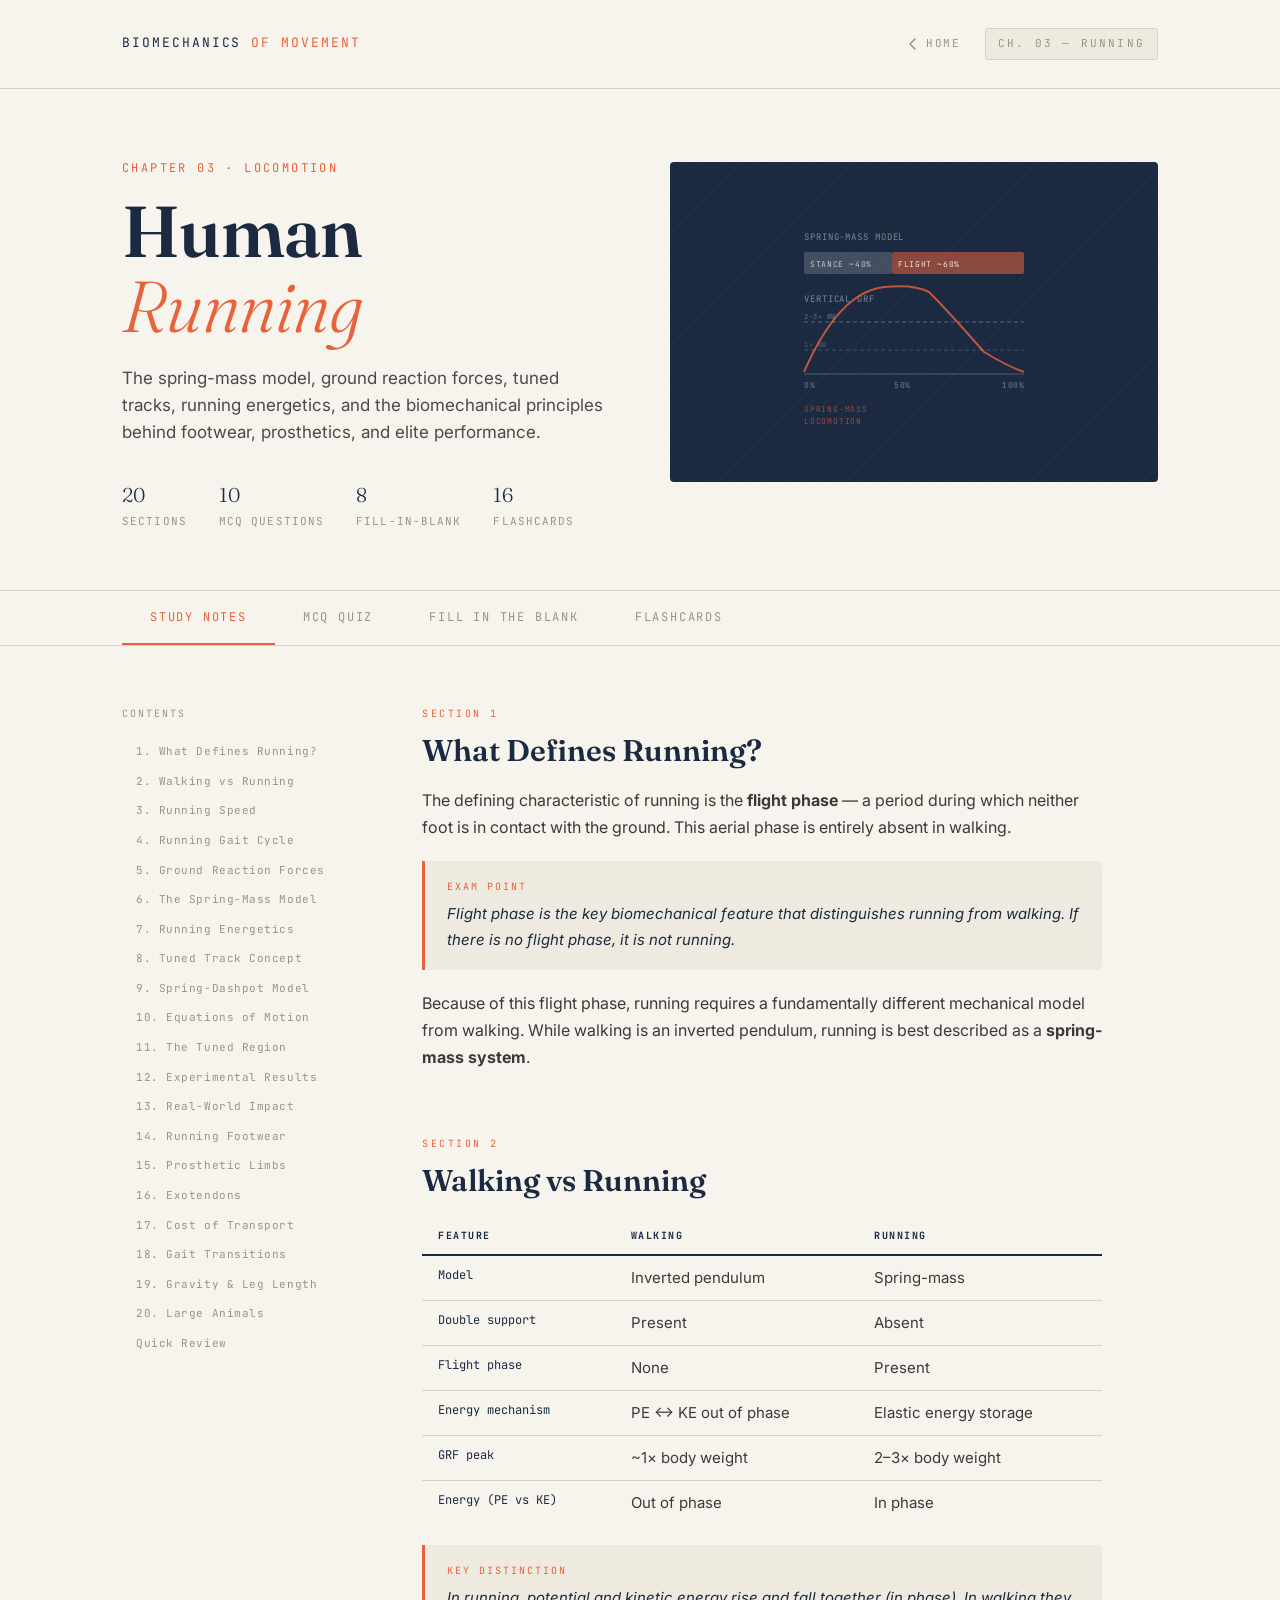
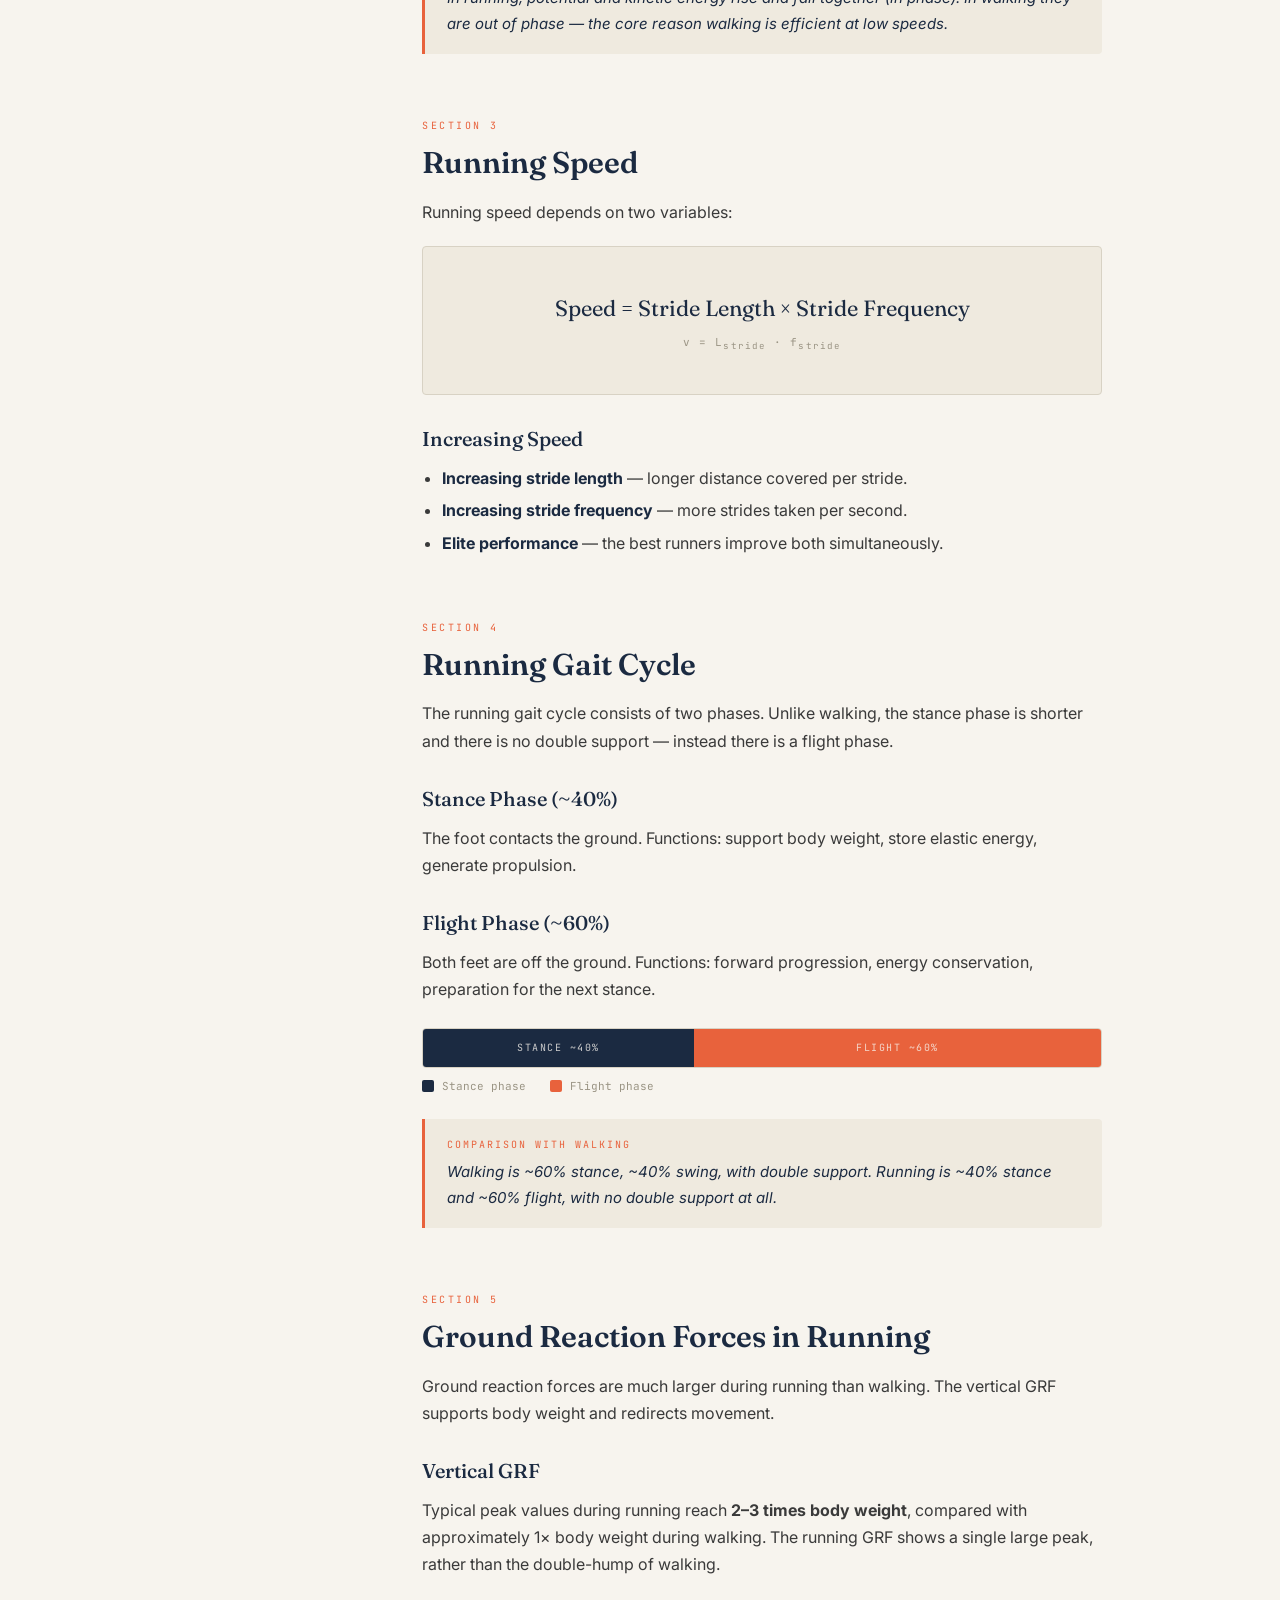
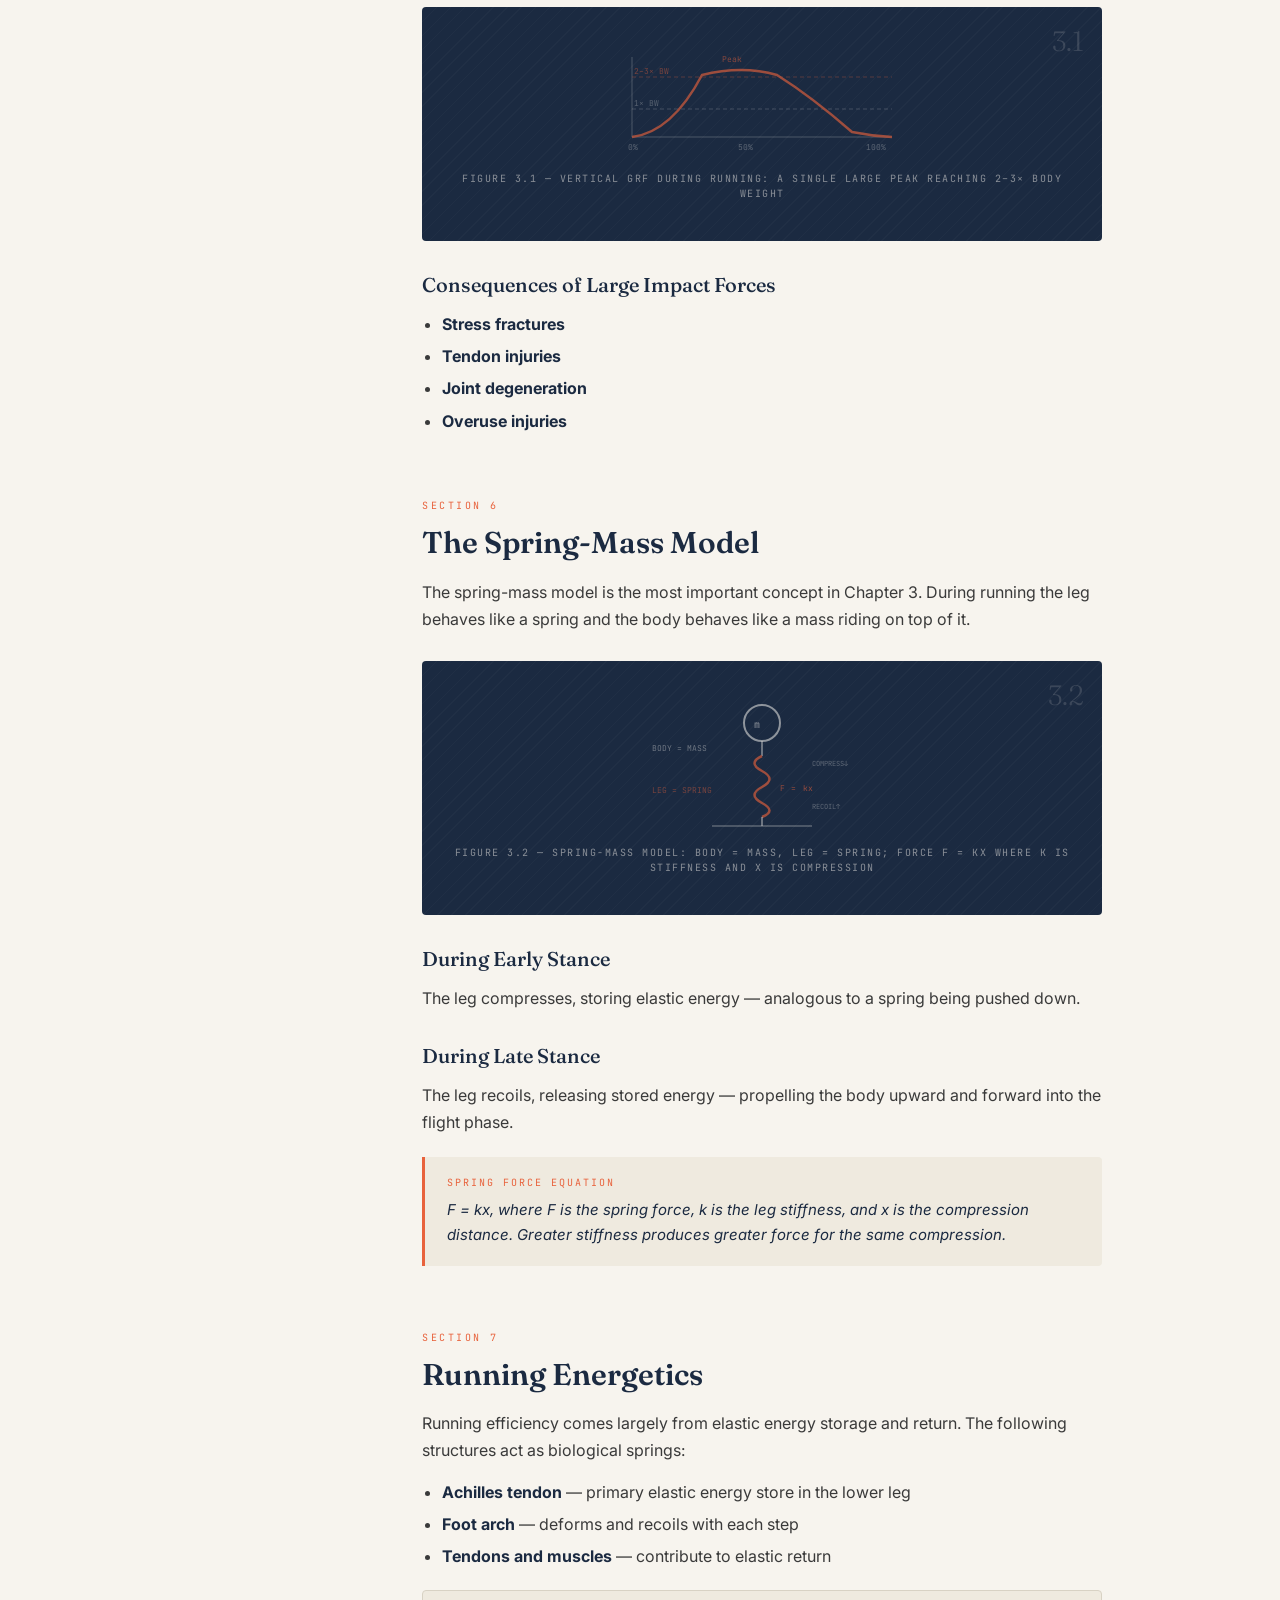
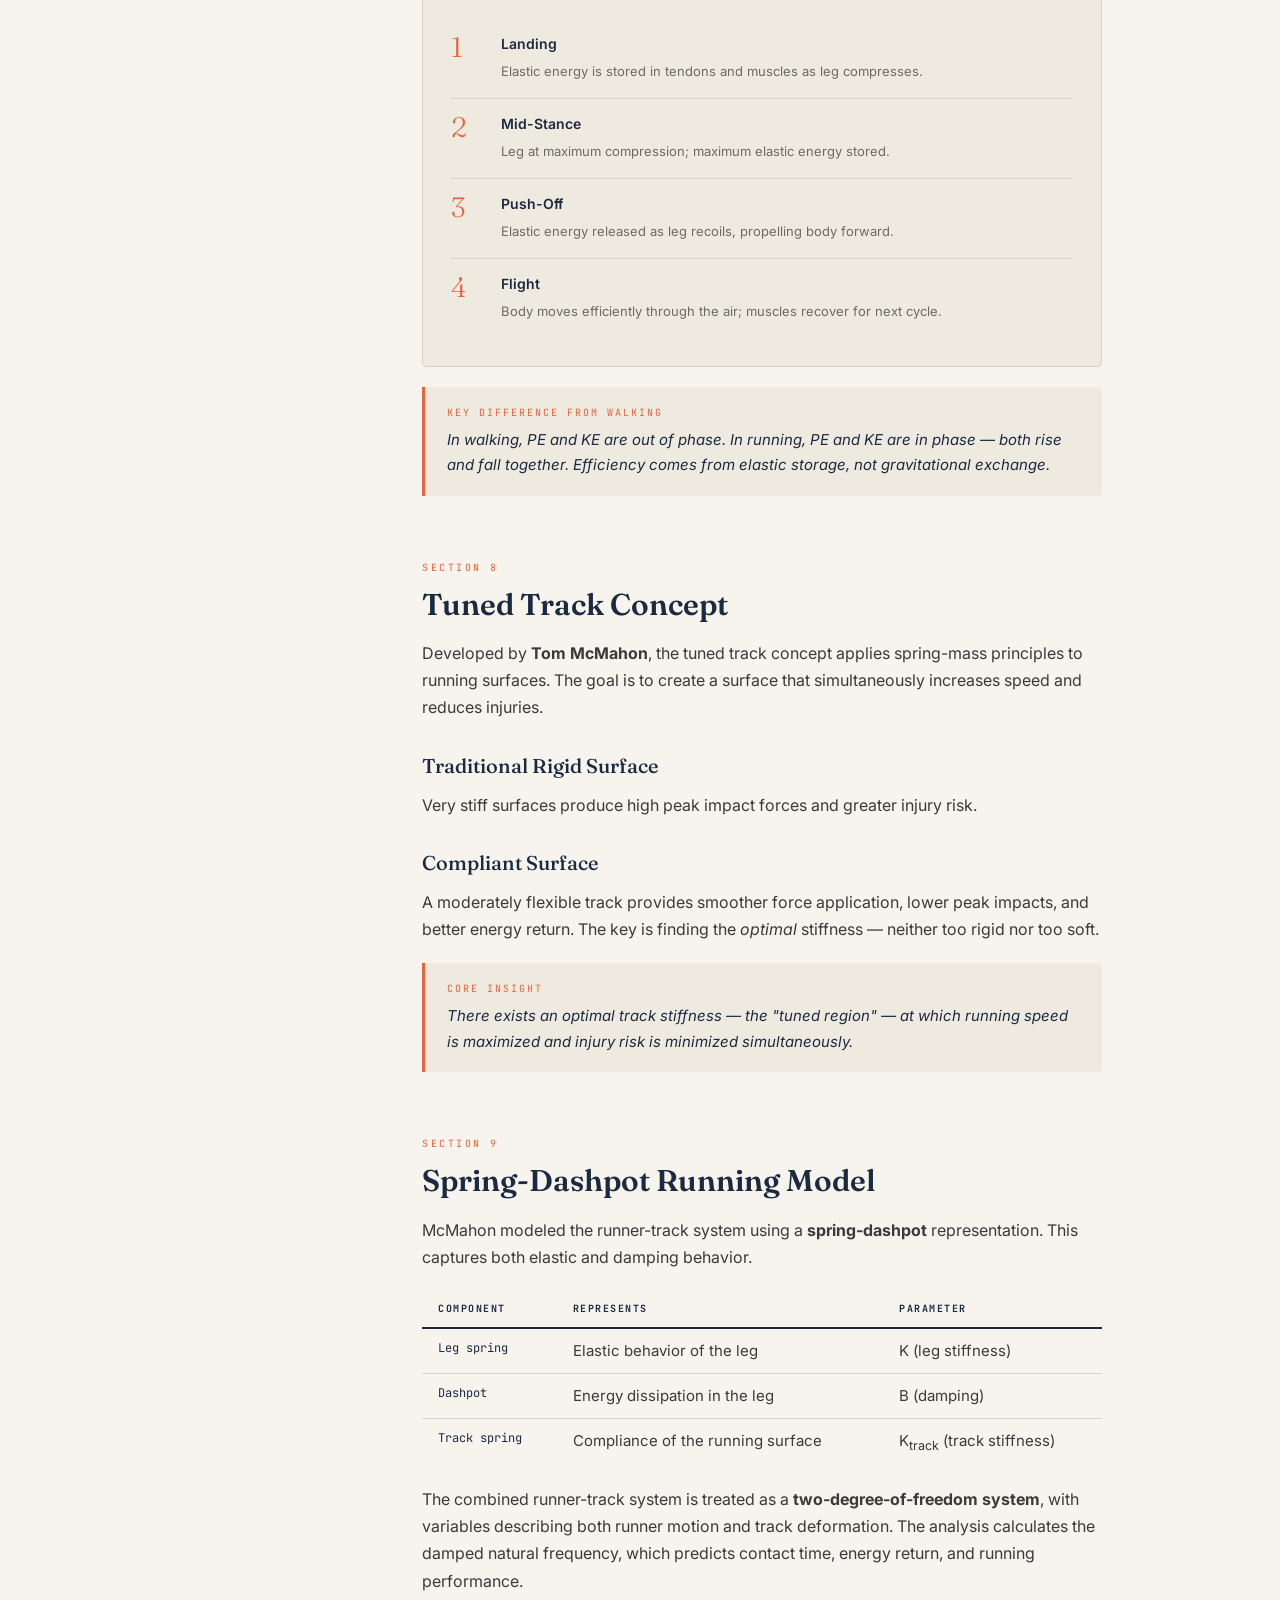
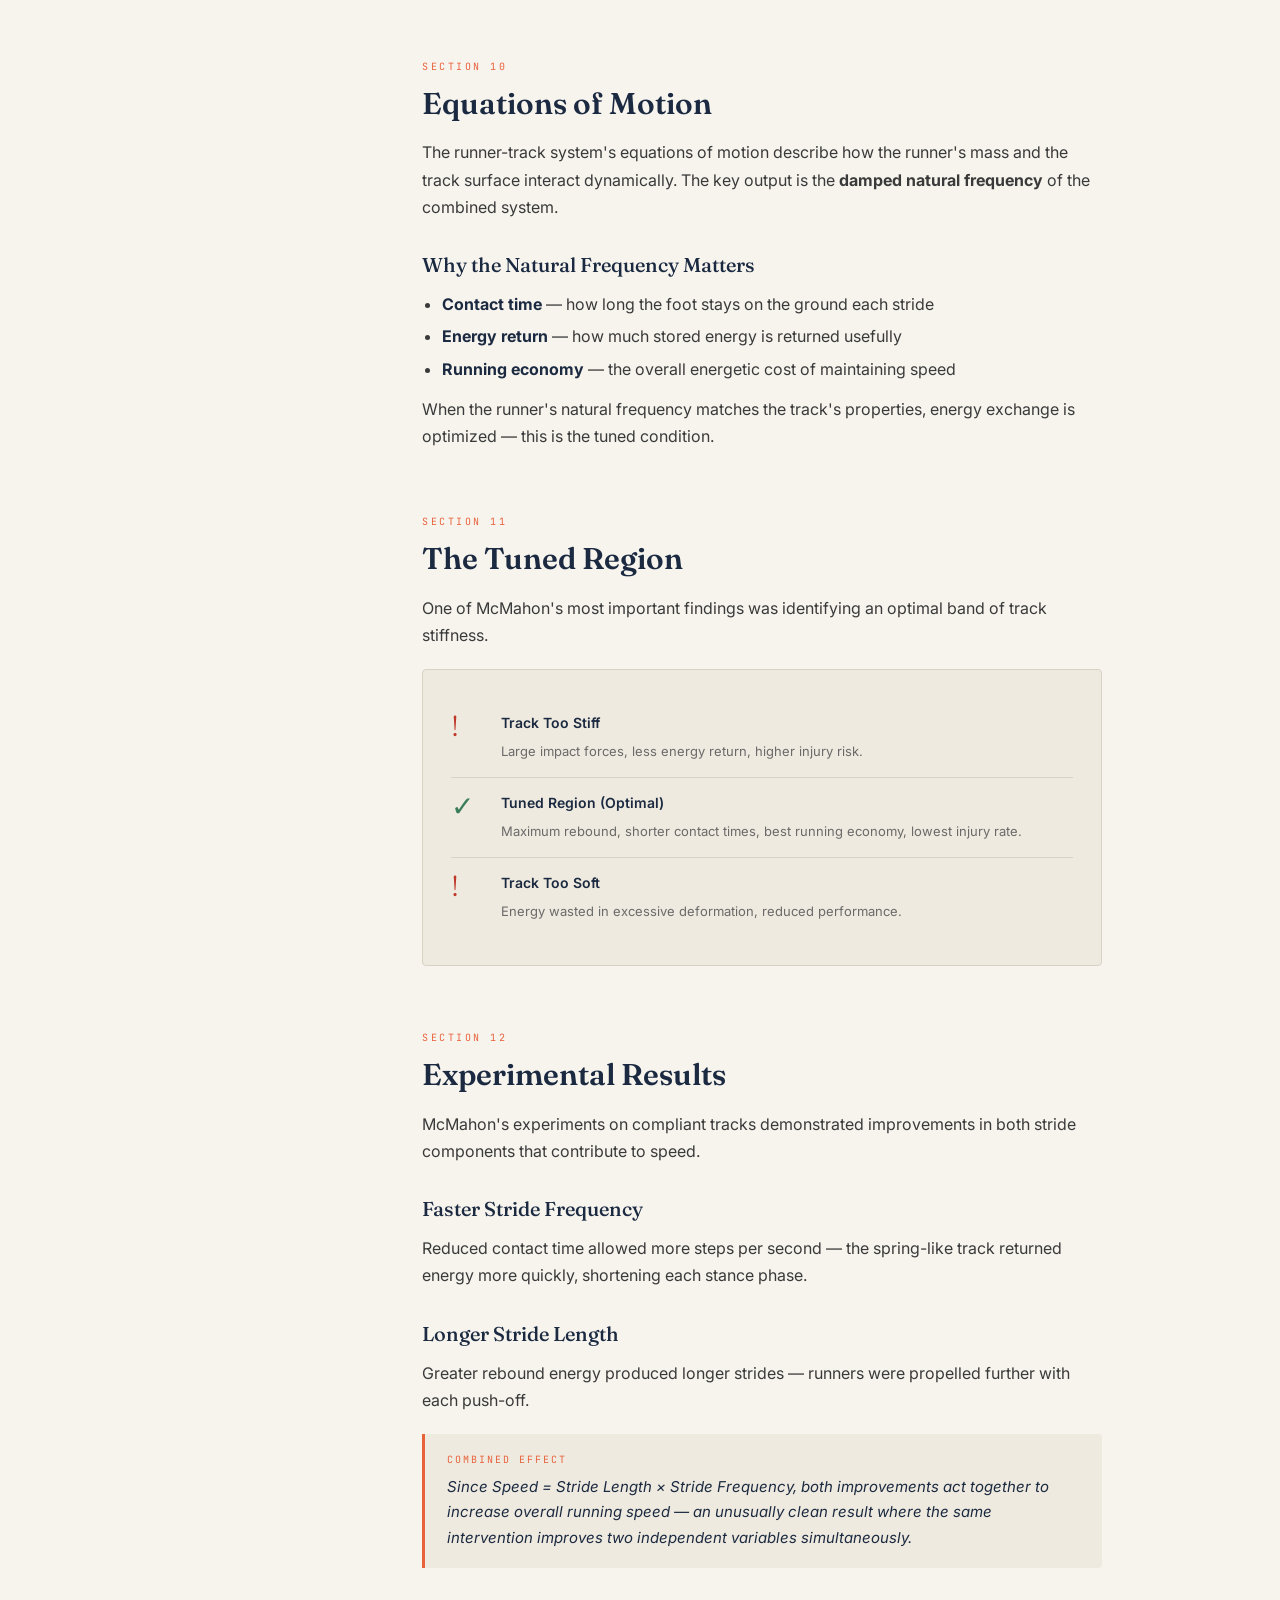
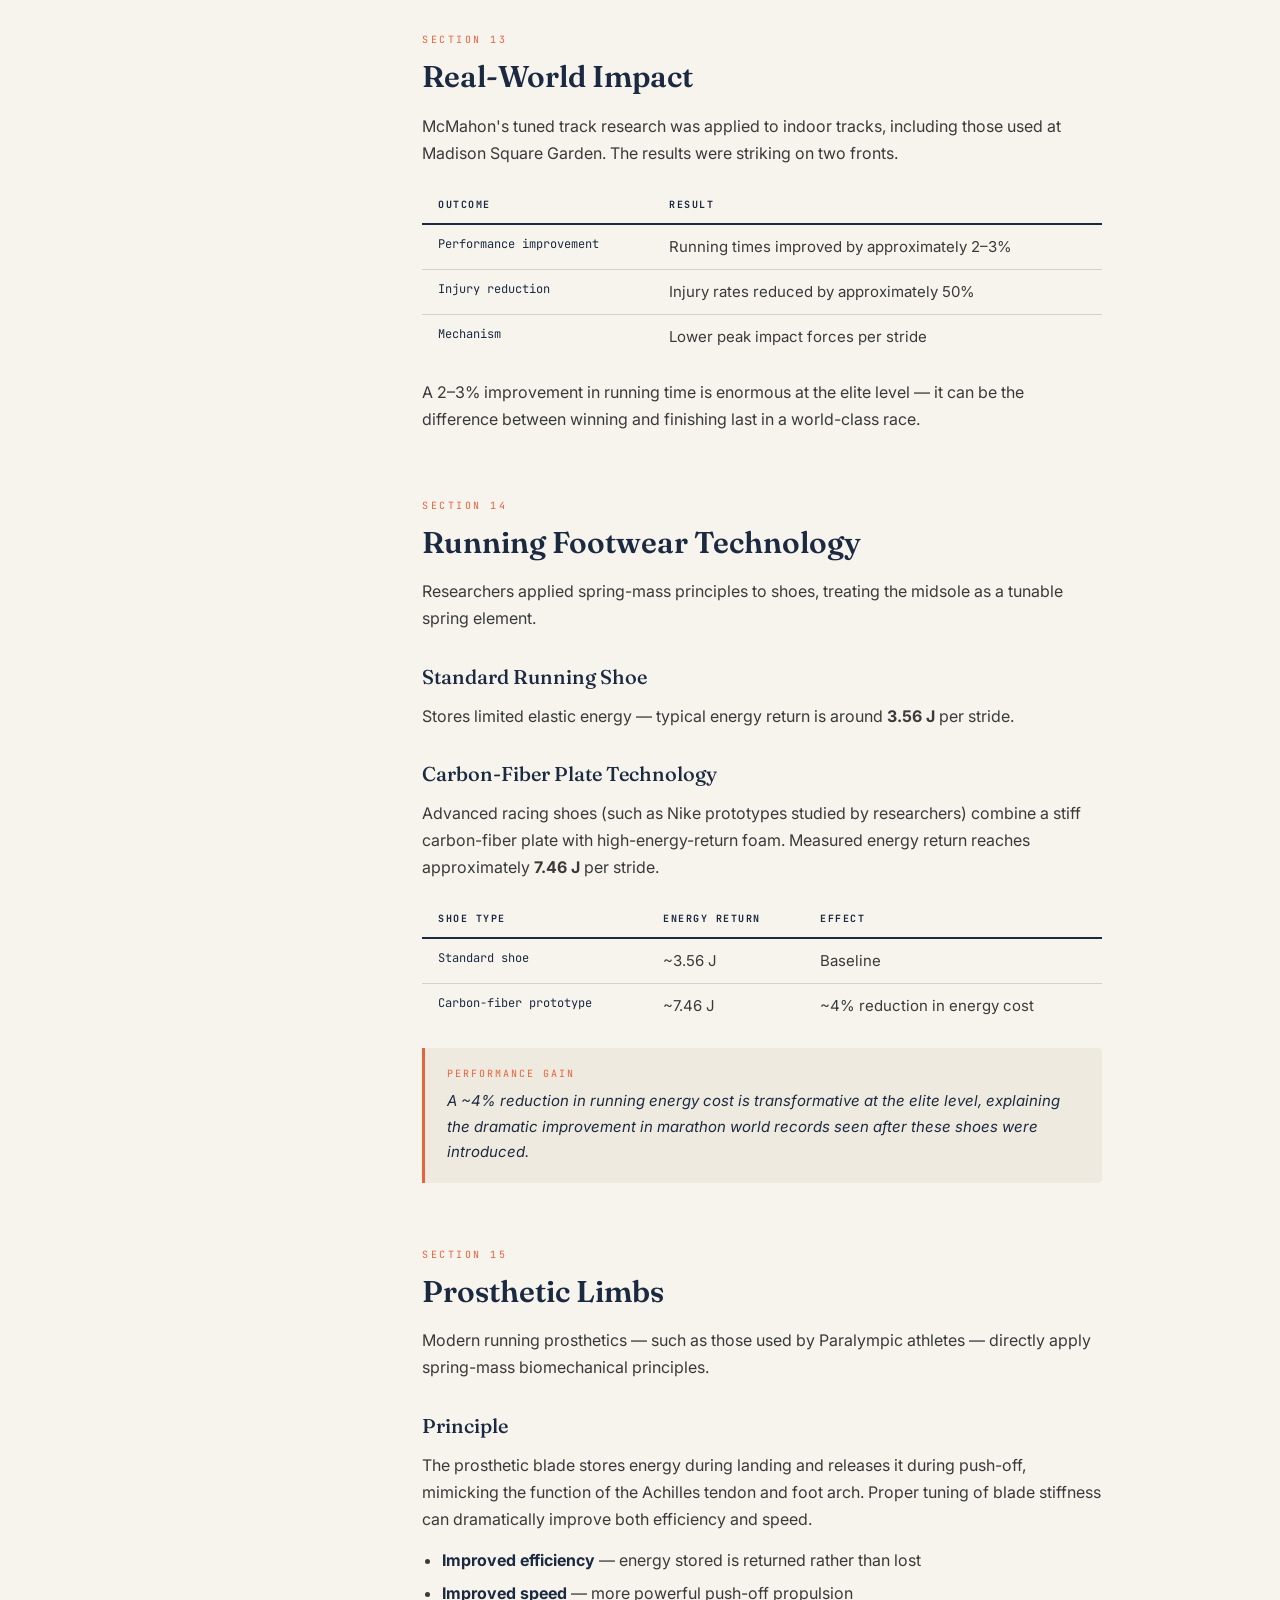
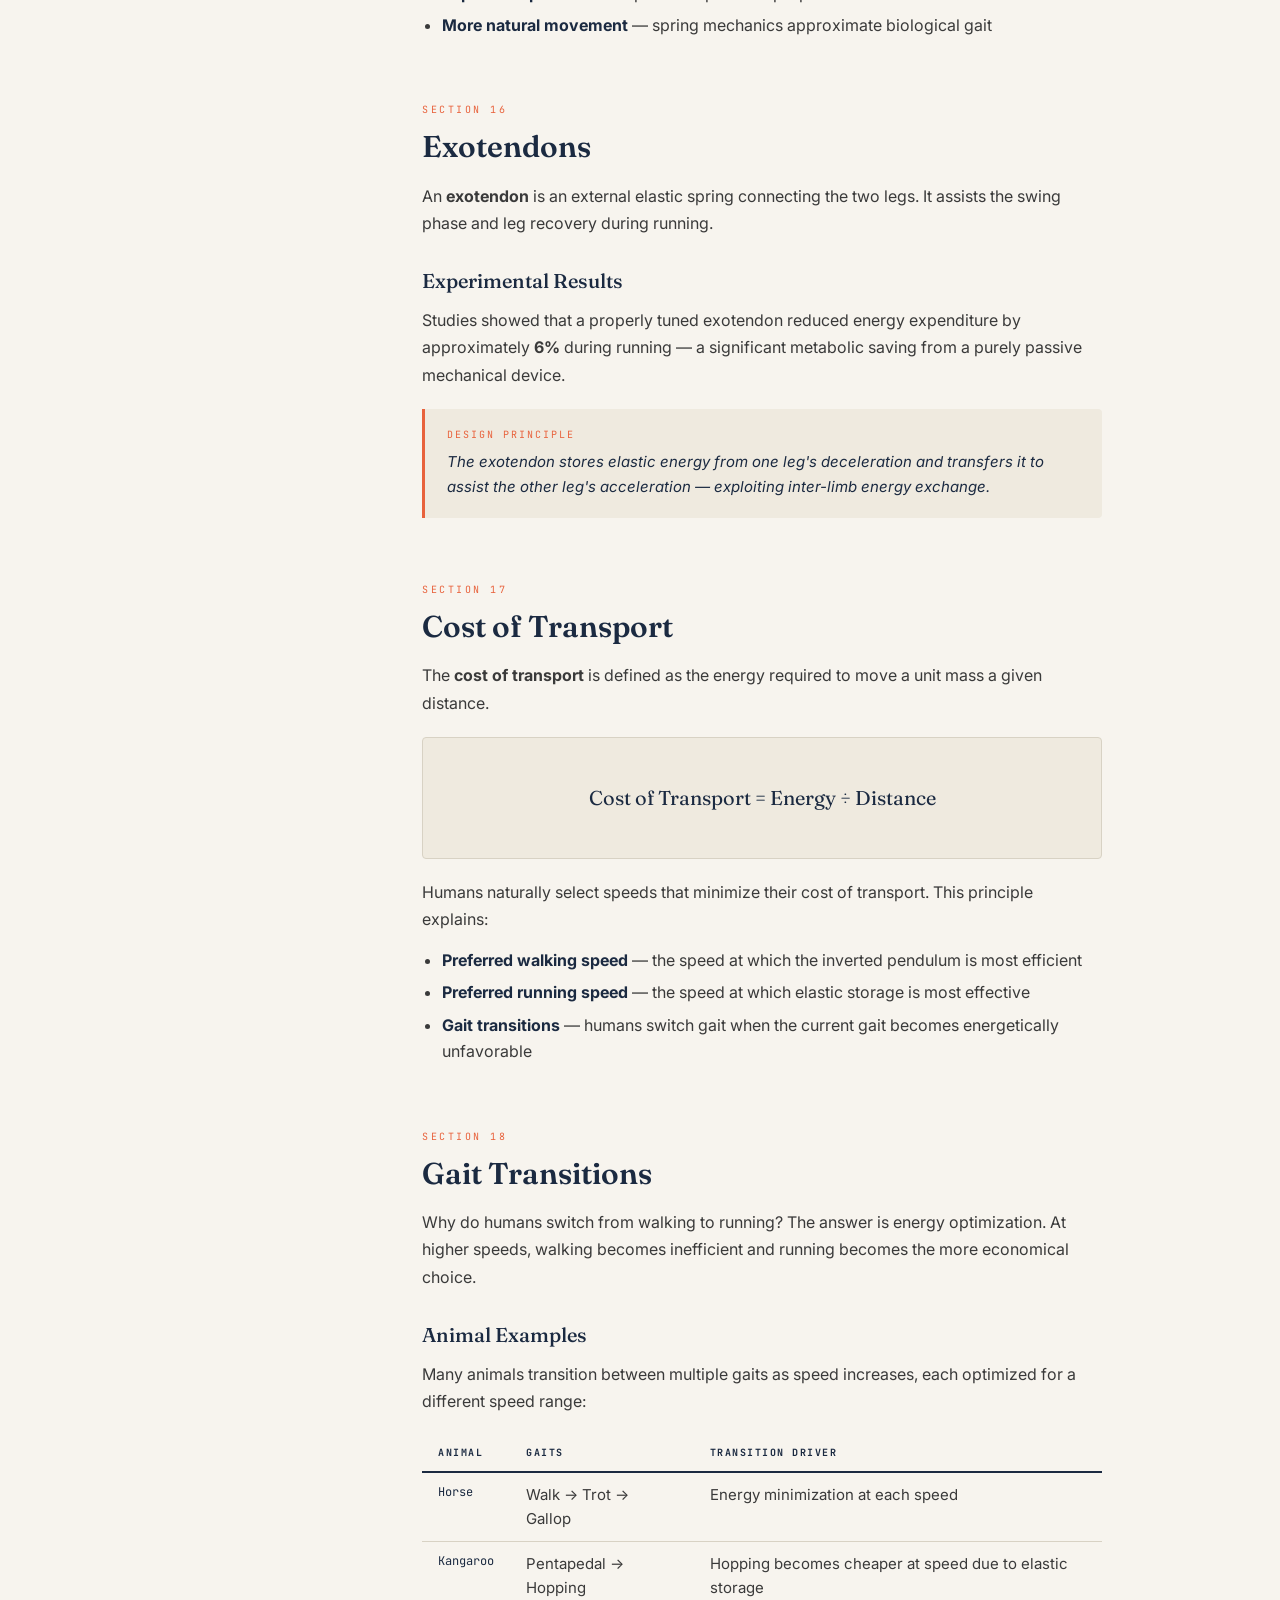
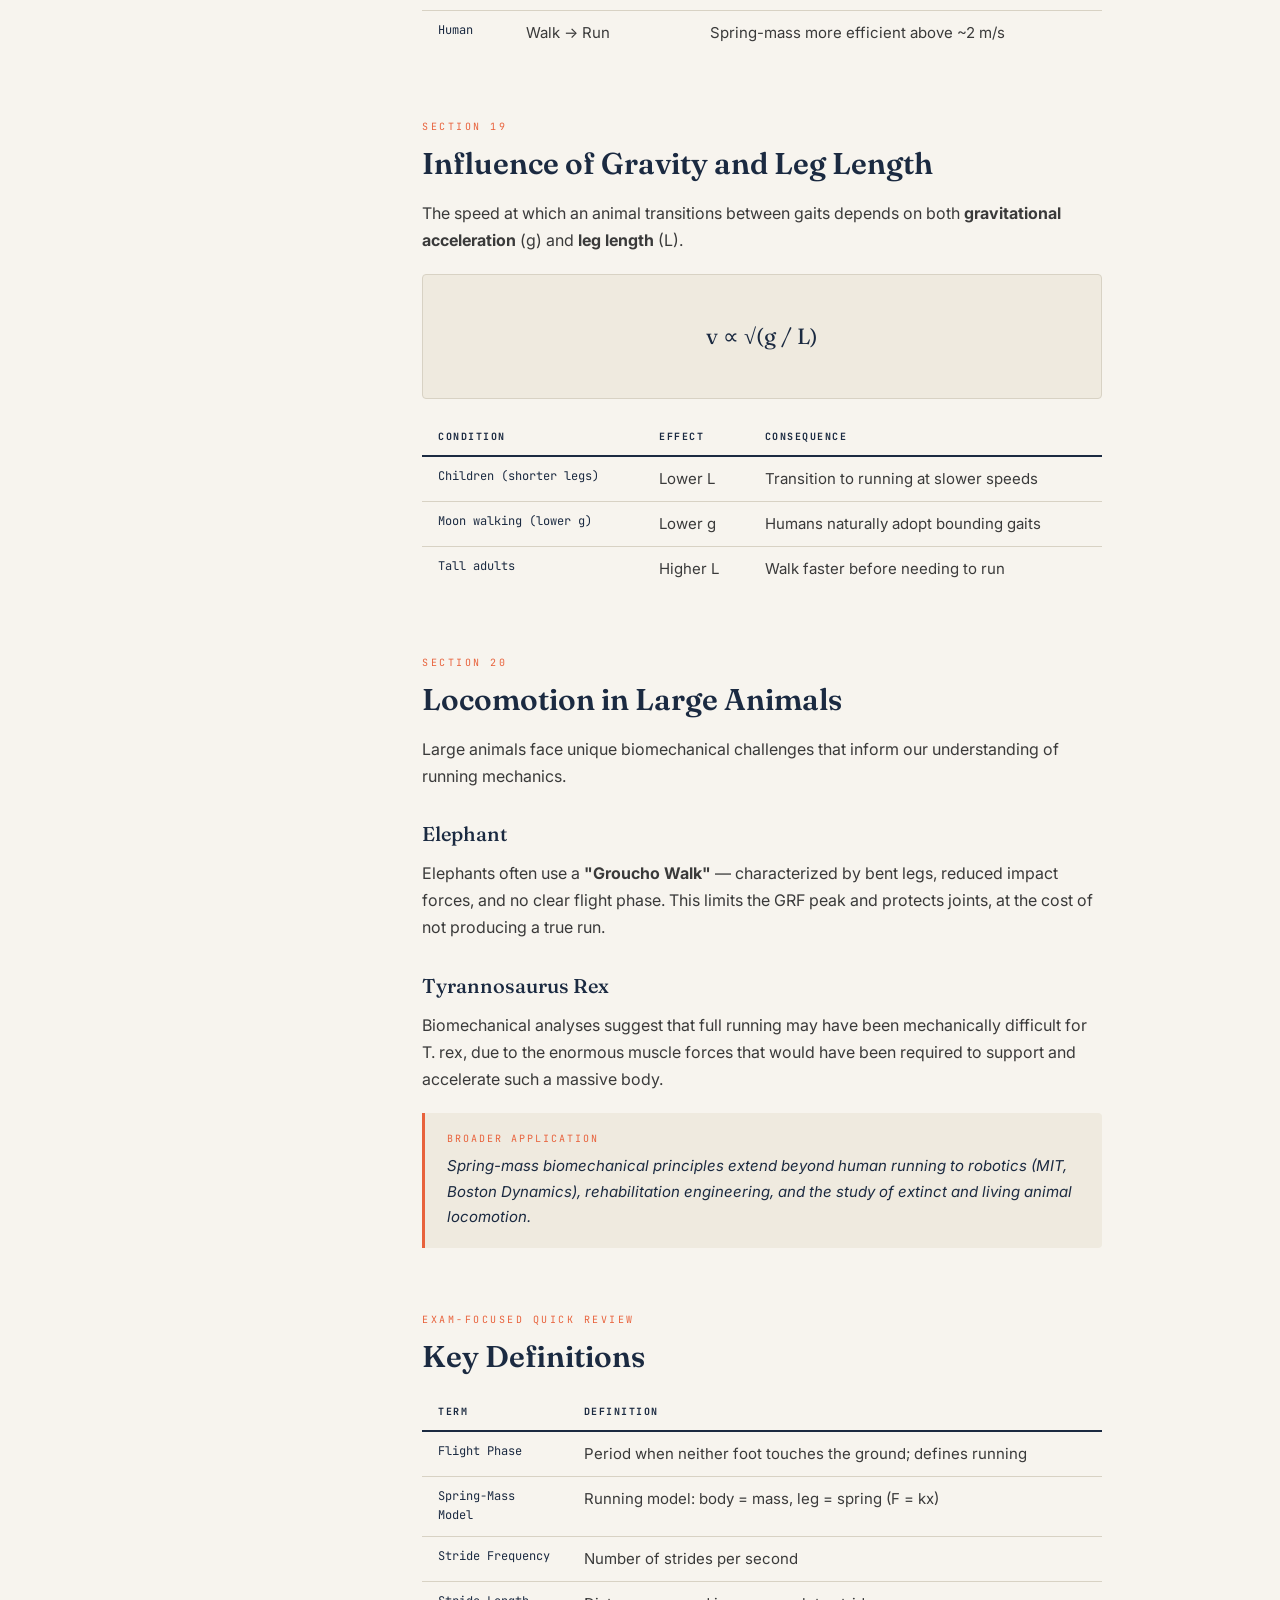
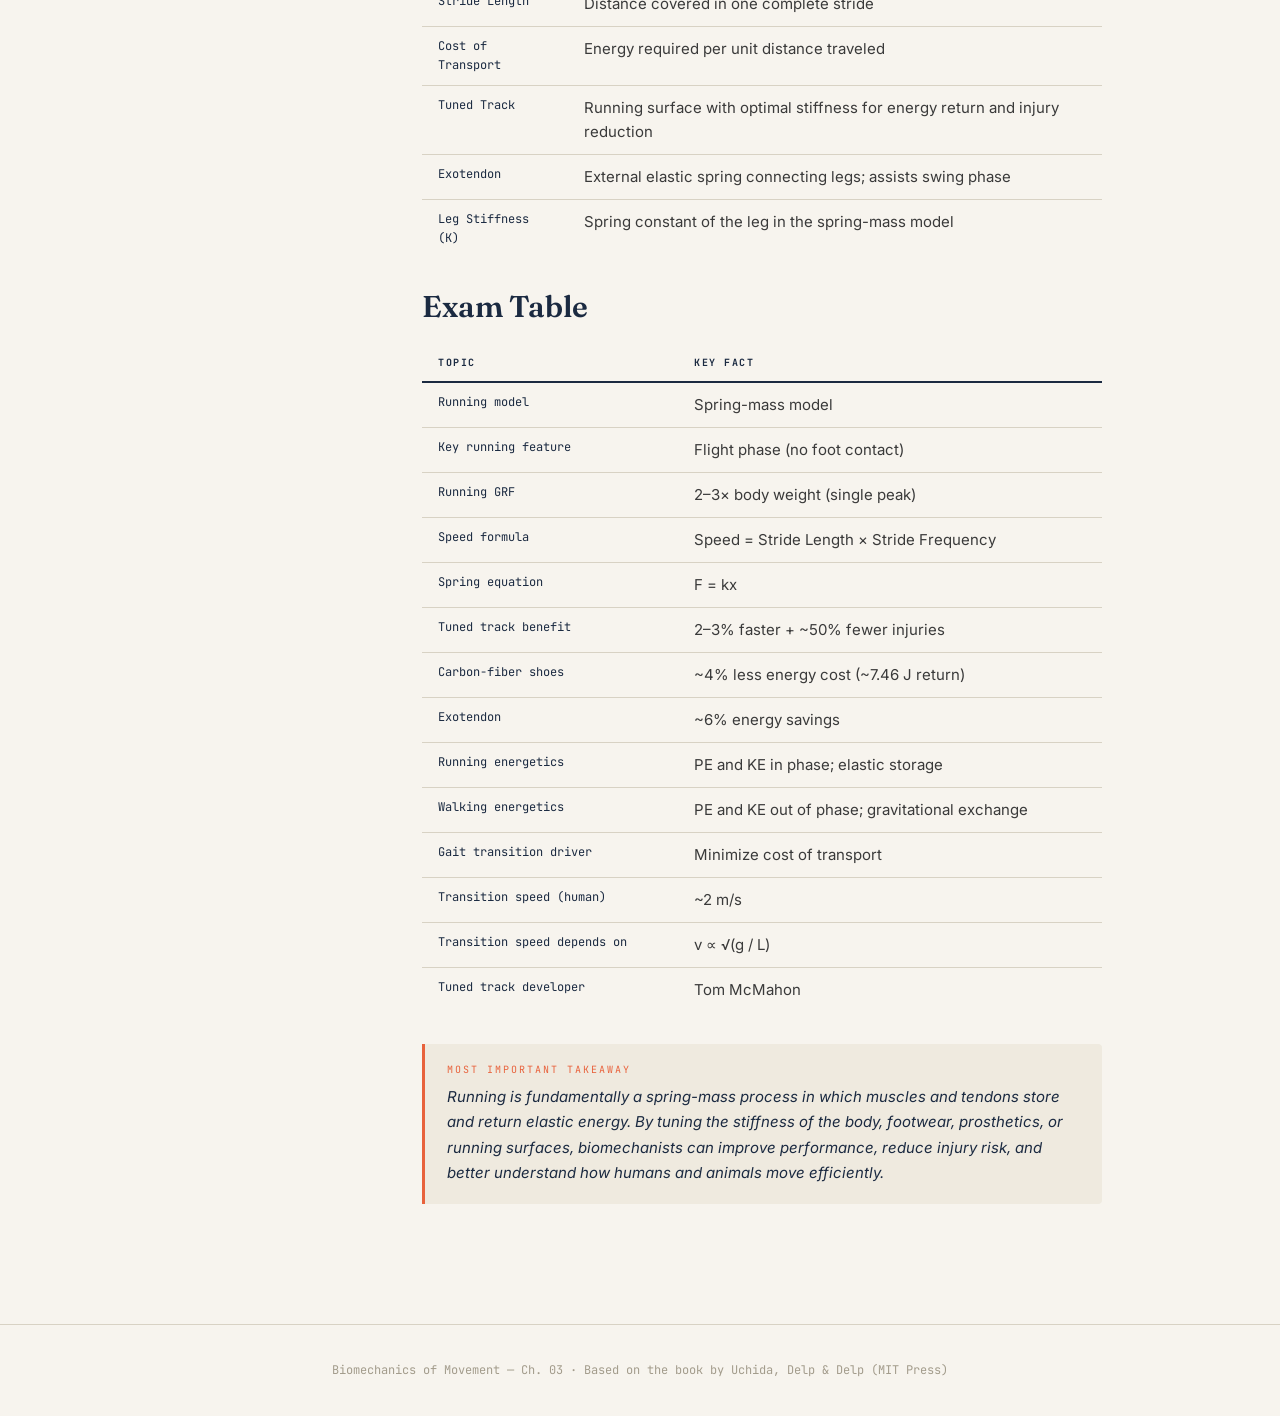
<file: Chp3.html>
<!DOCTYPE html>
<html lang="en">

<head>
  <meta charset="UTF-8">
  <meta name="viewport" content="width=device-width, initial-scale=1.0">
  <title>Ch. 03 — Running | Biomechanics of Movement</title>
  <link rel="preconnect" href="https://fonts.googleapis.com">
  <link
    href="https://fonts.googleapis.com/css2?family=Fraunces:opsz,wght@9..144,300;9..144,500;9..144,600&family=Inter:wght@400;500;600&family=JetBrains+Mono:wght@400;500&display=swap"
    rel="stylesheet">
  <style>
    :root {
      --ink: #1B2A41;
      --bone: #F7F4EE;
      --bone-deep: #EFEADF;
      --orange: #E8623C;
      --graphite: #2E2E2E;
      --line: #D8D2C4;
      --green: #3a7d5a;
      --red: #c0392b;
      --card-bg: #fff;
    }

    * { margin: 0; padding: 0; box-sizing: border-box; }

    body {
      background: var(--bone);
      color: var(--graphite);
      font-family: 'Inter', sans-serif;
      line-height: 1.6;
    }

    .container { max-width: 1100px; margin: 0 auto; padding: 0 32px; }

    /* HEADER */
    header { padding: 28px 0; border-bottom: 1px solid var(--line); }
    .nav { display: flex; justify-content: space-between; align-items: center; flex-wrap: wrap; gap: 12px; }
    .brand { font-family: 'JetBrains Mono', monospace; font-size: 13px; letter-spacing: 0.15em; text-transform: uppercase; color: var(--ink); text-decoration: none; }
    .brand span { color: var(--orange); }
    .nav-right { display: flex; align-items: center; gap: 24px; }
    .chapter-tag { font-family: 'JetBrains Mono', monospace; font-size: 11px; letter-spacing: 0.2em; text-transform: uppercase; color: #9a9484; background: var(--bone-deep); border: 1px solid var(--line); border-radius: 3px; padding: 6px 12px; }

    /* CHAPTER HERO */
    .ch-hero { padding: 70px 0 60px; border-bottom: 1px solid var(--line); }
    .ch-hero-inner { display: grid; grid-template-columns: 1fr 1fr; gap: 60px; align-items: center; }
    .ch-eyebrow { font-family: 'JetBrains Mono', monospace; font-size: 12px; letter-spacing: 0.2em; text-transform: uppercase; color: var(--orange); margin-bottom: 16px; }
    .ch-hero h1 { font-family: 'Fraunces', serif; font-weight: 600; font-size: clamp(42px, 6vw, 72px); line-height: 1.05; color: var(--ink); letter-spacing: -0.01em; }
    .ch-hero h1 em { font-style: italic; font-weight: 300; color: var(--orange); }
    .ch-hero-sub { margin-top: 20px; font-size: 17px; color: #4a4a4a; max-width: 500px; }
    .ch-meta { margin-top: 32px; display: flex; gap: 32px; flex-wrap: wrap; }
    .ch-meta-item { font-family: 'JetBrains Mono', monospace; font-size: 11px; letter-spacing: 0.1em; text-transform: uppercase; color: #9a9484; }
    .ch-meta-item strong { display: block; font-family: 'Fraunces', serif; font-size: 20px; font-weight: 300; color: var(--ink); letter-spacing: 0; text-transform: none; margin-bottom: 2px; }

    .hero-figure-plate { background: var(--ink); border-radius: 4px; height: 320px; display: flex; align-items: center; justify-content: center; position: relative; overflow: hidden; }
    .hero-figure-plate::after { content: ''; position: absolute; inset: 0; background: repeating-linear-gradient(135deg, rgba(247,244,238,0.025) 0px, rgba(247,244,238,0.025) 1px, transparent 1px, transparent 10px); }
    .hero-figure-plate svg { z-index: 1; }
    .fig-label { font-family: 'JetBrains Mono', monospace; font-size: 11px; letter-spacing: 0.1em; text-transform: uppercase; color: rgba(247,244,238,0.5); text-align: center; margin-top: 10px; }

    /* MODE TABS */
    .mode-bar { position: sticky; top: 0; z-index: 100; background: var(--bone); border-bottom: 1px solid var(--line); padding: 0; }
    .mode-tabs { display: flex; overflow-x: auto; }
    .mode-tab { flex-shrink: 0; padding: 18px 28px; font-family: 'JetBrains Mono', monospace; font-size: 12px; letter-spacing: 0.15em; text-transform: uppercase; color: #9a9484; cursor: pointer; border-bottom: 2px solid transparent; transition: all 0.2s; background: none; border-top: none; border-left: none; border-right: none; }
    .mode-tab:hover { color: var(--ink); }
    .mode-tab.active { color: var(--orange); border-bottom-color: var(--orange); }

    /* PANELS */
    .panel { display: none; padding: 60px 0 100px; }
    .panel.active { display: block; }

    /* NOTES PANEL */
    .notes-layout { display: grid; grid-template-columns: 240px 1fr; gap: 60px; align-items: start; }
    .notes-toc { position: sticky; top: 73px; }
    .toc-label { font-family: 'JetBrains Mono', monospace; font-size: 10px; letter-spacing: 0.2em; text-transform: uppercase; color: #9a9484; margin-bottom: 16px; }
    .toc-list { list-style: none; }
    .toc-list li { margin-bottom: 2px; }
    .toc-list a { font-family: 'JetBrains Mono', monospace; font-size: 11px; color: #9a9484; text-decoration: none; padding: 5px 0; display: block; border-left: 2px solid transparent; padding-left: 12px; transition: all 0.2s; letter-spacing: 0.05em; }
    .toc-list a:hover { color: var(--ink); border-left-color: var(--line); }
    .toc-list a.current { color: var(--orange); border-left-color: var(--orange); }

    .notes-content { max-width: 680px; }
    .section-block { margin-bottom: 64px; }
    .section-block:last-child { margin-bottom: 0; }
    .section-eyebrow { font-family: 'JetBrains Mono', monospace; font-size: 10px; letter-spacing: 0.25em; text-transform: uppercase; color: var(--orange); margin-bottom: 12px; }
    .section-block h2 { font-family: 'Fraunces', serif; font-weight: 600; font-size: 30px; color: var(--ink); margin-bottom: 18px; line-height: 1.15; }
    .section-block h3 { font-family: 'Fraunces', serif; font-weight: 500; font-size: 20px; color: var(--ink); margin: 28px 0 10px; }
    .section-block p { font-size: 16px; color: #3a3a3a; margin-bottom: 14px; line-height: 1.7; }
    .section-block ul, .section-block ol { padding-left: 20px; margin-bottom: 14px; }
    .section-block li { font-size: 16px; color: #3a3a3a; margin-bottom: 6px; line-height: 1.65; }
    .section-block li strong { color: var(--ink); }

    /* Figure placeholder */
    .fig-placeholder { background: var(--ink); border-radius: 4px; margin: 28px 0; position: relative; overflow: hidden; }
    .fig-placeholder::after { content: ''; position: absolute; inset: 0; background: repeating-linear-gradient(135deg, rgba(247,244,238,0.025) 0px, rgba(247,244,238,0.025) 1px, transparent 1px, transparent 10px); pointer-events: none; }
    .fig-inner { padding: 40px 32px; display: flex; flex-direction: column; align-items: center; justify-content: center; min-height: 200px; position: relative; z-index: 1; }
    .fig-placeholder svg { opacity: 0.75; }
    .fig-caption { font-family: 'JetBrains Mono', monospace; font-size: 10px; letter-spacing: 0.15em; text-transform: uppercase; color: rgba(247,244,238,0.5); margin-top: 14px; text-align: center; line-height: 1.5; }
    .fig-number { font-family: 'Fraunces', serif; font-size: 28px; font-weight: 300; color: rgba(247,244,238,0.15); position: absolute; top: 12px; right: 18px; letter-spacing: 0; }

    /* Key concept box */
    .key-box { border-left: 3px solid var(--orange); background: var(--bone-deep); padding: 18px 22px; margin: 20px 0; border-radius: 0 4px 4px 0; }
    .key-box-label { font-family: 'JetBrains Mono', monospace; font-size: 10px; letter-spacing: 0.2em; text-transform: uppercase; color: var(--orange); margin-bottom: 6px; }
    .key-box p { font-size: 15px; color: var(--ink); margin: 0; font-style: italic; }

    /* Table */
    .notes-table { width: 100%; border-collapse: collapse; margin: 20px 0; font-size: 15px; }
    .notes-table th { font-family: 'JetBrains Mono', monospace; font-size: 10px; letter-spacing: 0.15em; text-transform: uppercase; color: var(--ink); padding: 10px 16px; border-bottom: 2px solid var(--ink); text-align: left; }
    .notes-table td { padding: 10px 16px; border-bottom: 1px solid var(--line); color: #3a3a3a; vertical-align: top; }
    .notes-table tr:last-child td { border-bottom: none; }
    .notes-table td:first-child { font-family: 'JetBrains Mono', monospace; font-size: 12px; color: var(--ink); }

    /* Flow diagram */
    .flow-diagram { background: var(--bone-deep); border: 1px solid var(--line); border-radius: 4px; padding: 28px; margin: 20px 0; }
    .flow-steps { display: flex; flex-direction: column; gap: 0; }
    .flow-step { display: flex; align-items: flex-start; gap: 14px; padding: 14px 0; border-bottom: 1px solid var(--line); }
    .flow-step:last-child { border-bottom: none; }
    .flow-num { font-family: 'Fraunces', serif; font-size: 28px; font-weight: 300; color: var(--orange); line-height: 1; flex-shrink: 0; width: 36px; }
    .flow-text strong { display: block; font-family: 'Inter', sans-serif; font-weight: 600; font-size: 14px; color: var(--ink); margin-bottom: 3px; }
    .flow-text span { font-size: 13px; color: #6a6a6a; }

    /* Gait phase bar */
    .gait-bar { margin: 24px 0; }
    .gait-bar-track { display: flex; height: 40px; border-radius: 4px; overflow: hidden; border: 1px solid var(--line); }
    .gait-stance { background: var(--ink); flex: 4; display: flex; align-items: center; justify-content: center; }
    .gait-flight { background: var(--orange); flex: 6; display: flex; align-items: center; justify-content: center; }
    .gait-bar-label { font-family: 'JetBrains Mono', monospace; font-size: 10px; letter-spacing: 0.15em; text-transform: uppercase; color: rgba(247,244,238,0.8); }
    .gait-bar-legend { display: flex; gap: 24px; margin-top: 10px; }
    .gait-legend-item { display: flex; align-items: center; gap: 8px; font-family: 'JetBrains Mono', monospace; font-size: 11px; color: #9a9484; }
    .gait-swatch { width: 12px; height: 12px; border-radius: 2px; }

    /* MCQ / FITB / FLASH shared */
    .activity-header { margin-bottom: 40px; }
    .activity-header h2 { font-family: 'Fraunces', serif; font-weight: 600; font-size: 36px; color: var(--ink); }
    .activity-header p { font-size: 15px; color: #6a6a6a; margin-top: 8px; }

    .quiz-toolbar { display: flex; align-items: center; justify-content: space-between; margin-bottom: 32px; flex-wrap: wrap; gap: 16px; }
    .timer-badge { display: flex; align-items: center; gap: 10px; background: var(--ink); color: var(--bone); border-radius: 4px; padding: 10px 18px; font-family: 'JetBrains Mono', monospace; font-size: 18px; letter-spacing: 0.05em; }
    .timer-badge .timer-label { font-size: 10px; text-transform: uppercase; letter-spacing: 0.2em; color: rgba(247,244,238,0.5); display: block; }
    .timer-dot { width: 8px; height: 8px; border-radius: 50%; background: var(--orange); animation: pulse 1s ease-in-out infinite; }
    @keyframes pulse { 0%,100%{opacity:1} 50%{opacity:0.3} }

    .progress-bar-wrap { flex: 1; min-width: 200px; max-width: 300px; }
    .progress-label { font-family: 'JetBrains Mono', monospace; font-size: 10px; letter-spacing: 0.15em; text-transform: uppercase; color: #9a9484; margin-bottom: 6px; }
    .progress-bar { height: 4px; background: var(--line); border-radius: 2px; overflow: hidden; }
    .progress-fill { height: 100%; background: var(--orange); border-radius: 2px; transition: width 0.3s ease; }

    .question-block { background: var(--card-bg); border: 1px solid var(--line); border-radius: 4px; padding: 32px; margin-bottom: 20px; position: relative; }
    .q-number { font-family: 'JetBrains Mono', monospace; font-size: 10px; letter-spacing: 0.2em; text-transform: uppercase; color: #9a9484; margin-bottom: 12px; }
    .q-text { font-family: 'Fraunces', serif; font-weight: 500; font-size: 20px; color: var(--ink); line-height: 1.35; margin-bottom: 24px; }
    .options { display: flex; flex-direction: column; gap: 10px; }
    .option-btn { text-align: left; padding: 14px 18px; border: 1px solid var(--line); border-radius: 4px; background: var(--bone); cursor: pointer; font-size: 15px; color: #3a3a3a; font-family: 'Inter', sans-serif; transition: all 0.15s; display: flex; align-items: center; gap: 12px; }
    .option-btn:hover:not(:disabled) { border-color: var(--ink); background: #fff; }
    .option-key { font-family: 'JetBrains Mono', monospace; font-size: 11px; color: #9a9484; flex-shrink: 0; width: 18px; }
    .option-btn.correct { border-color: var(--green); background: #f0faf5; color: var(--green); }
    .option-btn.correct .option-key { color: var(--green); }
    .option-btn.wrong { border-color: var(--red); background: #fdf2f1; color: var(--red); }
    .option-btn.wrong .option-key { color: var(--red); }
    .option-btn:disabled { cursor: not-allowed; }
    .feedback-msg { margin-top: 16px; padding: 12px 16px; border-radius: 4px; font-size: 14px; font-family: 'JetBrains Mono', monospace; letter-spacing: 0.02em; display: none; }
    .feedback-msg.show { display: block; }
    .feedback-msg.ok { background: #f0faf5; color: var(--green); }
    .feedback-msg.bad { background: #fdf2f1; color: var(--red); }

    .quiz-nav { display: flex; justify-content: space-between; align-items: center; margin-top: 32px; flex-wrap: wrap; gap: 16px; }
    .btn-primary { background: var(--ink); color: var(--bone); border: none; padding: 14px 28px; font-family: 'JetBrains Mono', monospace; font-size: 12px; letter-spacing: 0.15em; text-transform: uppercase; cursor: pointer; border-radius: 4px; transition: background 0.2s; }
    .btn-primary:hover { background: #0f1f33; }
    .btn-ghost { background: transparent; color: var(--ink); border: 1px solid var(--line); padding: 14px 28px; font-family: 'JetBrains Mono', monospace; font-size: 12px; letter-spacing: 0.15em; text-transform: uppercase; cursor: pointer; border-radius: 4px; transition: all 0.2s; }
    .btn-ghost:hover { border-color: var(--ink); }

    /* Score screen */
    .score-screen { display: none; text-align: center; padding: 60px 0; }
    .score-screen.show { display: block; }
    .score-circle { width: 160px; height: 160px; border-radius: 50%; border: 4px solid var(--orange); display: flex; flex-direction: column; align-items: center; justify-content: center; margin: 0 auto 32px; }
    .score-num { font-family: 'Fraunces', serif; font-size: 56px; font-weight: 300; color: var(--orange); line-height: 1; }
    .score-denom { font-family: 'JetBrains Mono', monospace; font-size: 12px; color: #9a9484; margin-top: 4px; }
    .score-grade { font-family: 'Fraunces', serif; font-size: 32px; font-weight: 500; color: var(--ink); margin-bottom: 8px; }
    .score-msg { font-size: 15px; color: #6a6a6a; max-width: 400px; margin: 0 auto 32px; }
    .score-stats { display: flex; justify-content: center; gap: 48px; margin-bottom: 40px; }
    .stat-item { font-family: 'JetBrains Mono', monospace; font-size: 11px; color: #9a9484; text-transform: uppercase; letter-spacing: 0.1em; text-align: center; }
    .stat-item strong { display: block; font-family: 'Fraunces', serif; font-size: 28px; font-weight: 300; color: var(--ink); text-transform: none; letter-spacing: 0; margin-bottom: 4px; }

    /* FITB */
    .fitb-question { background: #fff; border: 1px solid var(--line); border-radius: 4px; padding: 28px 32px; margin-bottom: 20px; }
    .fitb-q-text { font-family: 'Fraunces', serif; font-weight: 500; font-size: 19px; color: var(--ink); line-height: 1.5; margin-bottom: 18px; }
    .fitb-input-wrap { display: flex; gap: 12px; align-items: center; flex-wrap: wrap; }
    .fitb-input { border: none; border-bottom: 2px solid var(--ink); background: transparent; font-family: 'Fraunces', serif; font-size: 18px; color: var(--ink); padding: 4px 8px; outline: none; min-width: 180px; transition: border-color 0.2s; }
    .fitb-input:focus { border-color: var(--orange); }
    .fitb-input.correct { border-color: var(--green); color: var(--green); }
    .fitb-input.wrong { border-color: var(--red); color: var(--red); }
    .check-btn { background: var(--bone-deep); border: 1px solid var(--line); padding: 8px 18px; font-family: 'JetBrains Mono', monospace; font-size: 11px; letter-spacing: 0.15em; text-transform: uppercase; cursor: pointer; border-radius: 3px; transition: all 0.15s; color: var(--ink); }
    .check-btn:hover { background: var(--ink); color: var(--bone); }
    .fitb-hint { font-family: 'JetBrains Mono', monospace; font-size: 11px; color: #9a9484; margin-top: 10px; display: none; }
    .fitb-hint.show { display: block; }
    .fitb-answer { font-family: 'JetBrains Mono', monospace; font-size: 11px; margin-top: 8px; display: none; }
    .fitb-answer.show { display: block; }

    /* FLASHCARDS */
    .flashcard-area { max-width: 640px; margin: 0 auto; }
    .fc-deck-info { display: flex; justify-content: space-between; align-items: center; margin-bottom: 28px; flex-wrap: wrap; gap: 12px; }
    .fc-deck-label { font-family: 'JetBrains Mono', monospace; font-size: 11px; letter-spacing: 0.1em; text-transform: uppercase; color: #9a9484; }
    .fc-counter { font-family: 'JetBrains Mono', monospace; font-size: 13px; color: var(--ink); }
    .fc-card { perspective: 900px; height: 280px; margin-bottom: 32px; cursor: pointer; -webkit-tap-highlight-color: transparent; }
    .fc-inner { width: 100%; height: 100%; transform-style: preserve-3d; transition: transform 0.55s cubic-bezier(.4,.2,.2,1); position: relative; }
    .fc-card.flipped .fc-inner { transform: rotateY(180deg); }
    .fc-face { position: absolute; inset: 0; backface-visibility: hidden; border-radius: 4px; display: flex; flex-direction: column; align-items: center; justify-content: center; padding: 40px 36px; text-align: center; }
    .fc-front { background: var(--ink); border: 1px solid var(--ink); }
    .fc-back { background: var(--bone-deep); border: 1px solid var(--line); transform: rotateY(180deg); }
    .fc-tag { font-family: 'JetBrains Mono', monospace; font-size: 10px; letter-spacing: 0.2em; text-transform: uppercase; position: absolute; top: 16px; left: 20px; }
    .fc-front .fc-tag { color: rgba(247,244,238,0.4); }
    .fc-back .fc-tag { color: var(--orange); }
    .fc-flip-hint { font-family: 'JetBrains Mono', monospace; font-size: 10px; letter-spacing: 0.15em; text-transform: uppercase; position: absolute; bottom: 14px; right: 18px; opacity: 0.4; }
    .fc-front .fc-flip-hint { color: var(--bone); }
    .fc-back .fc-flip-hint { color: var(--ink); }
    .fc-question { font-family: 'Fraunces', serif; font-weight: 500; font-size: 22px; color: var(--bone); line-height: 1.3; }
    .fc-answer { font-family: 'Inter', sans-serif; font-size: 16px; color: var(--graphite); line-height: 1.6; }
    .fc-answer strong { color: var(--orange); font-family: 'Fraunces', serif; font-size: 18px; font-weight: 500; display: block; margin-bottom: 8px; }
    .fc-controls { display: flex; justify-content: center; gap: 12px; margin-bottom: 24px; flex-wrap: wrap; }
    .fc-know { background: #f0faf5; border: 1px solid var(--green); color: var(--green); padding: 12px 24px; font-family: 'JetBrains Mono', monospace; font-size: 11px; letter-spacing: 0.15em; text-transform: uppercase; cursor: pointer; border-radius: 4px; transition: all 0.2s; }
    .fc-know:hover { background: var(--green); color: #fff; }
    .fc-again { background: #fdf2f1; border: 1px solid var(--red); color: var(--red); padding: 12px 24px; font-family: 'JetBrains Mono', monospace; font-size: 11px; letter-spacing: 0.15em; text-transform: uppercase; cursor: pointer; border-radius: 4px; transition: all 0.2s; }
    .fc-again:hover { background: var(--red); color: #fff; }
    .fc-skip { background: var(--bone-deep); border: 1px solid var(--line); color: #9a9484; padding: 12px 24px; font-family: 'JetBrains Mono', monospace; font-size: 11px; letter-spacing: 0.15em; text-transform: uppercase; cursor: pointer; border-radius: 4px; transition: all 0.2s; }
    .fc-skip:hover { border-color: var(--ink); color: var(--ink); }
    .fc-progress-dots { display: flex; gap: 6px; justify-content: center; flex-wrap: wrap; margin-bottom: 8px; }
    .fc-dot { width: 8px; height: 8px; border-radius: 50%; background: var(--line); transition: background 0.3s; }
    .fc-dot.known { background: var(--green); }
    .fc-dot.again { background: var(--red); }
    .fc-dot.current { background: var(--orange); }
    .fc-score-bar { display: flex; gap: 24px; justify-content: center; margin-top: 24px; }
    .fc-score-item { font-family: 'JetBrains Mono', monospace; font-size: 11px; text-transform: uppercase; letter-spacing: 0.1em; text-align: center; color: #9a9484; }
    .fc-score-item strong { display: block; font-family: 'Fraunces', serif; font-size: 24px; font-weight: 300; color: var(--ink); text-transform: none; letter-spacing: 0; }
    .fc-score-item.s-known strong { color: var(--green); }
    .fc-score-item.s-again strong { color: var(--red); }
    .fc-complete { display: none; text-align: center; padding: 40px 20px; background: #fff; border: 1px solid var(--line); border-radius: 4px; }
    .fc-complete.show { display: block; }

    footer { border-top: 1px solid var(--line); padding: 36px 0; font-family: 'JetBrains Mono', monospace; font-size: 12px; color: #a39c8c; text-align: center; }

    /* BACK LINK */
    .back-link { font-family: 'JetBrains Mono', monospace; font-size: 11px; letter-spacing: 0.15em; text-transform: uppercase; color: #9a9484; text-decoration: none; display: flex; align-items: center; gap: 6px; transition: color 0.2s; white-space: nowrap; }
    .back-link:hover { color: var(--orange); }
    .back-link svg { flex-shrink: 0; }

    /* TOC TOGGLE */
    .toc-toggle-wrap { display: none; }
    .toc-toggle-btn { display: flex; align-items: center; gap: 10px; background: var(--bone-deep); border: 1px solid var(--line); border-radius: 4px; padding: 12px 18px; font-family: 'JetBrains Mono', monospace; font-size: 11px; letter-spacing: 0.15em; text-transform: uppercase; color: var(--ink); cursor: pointer; width: 100%; text-align: left; transition: border-color 0.2s, background 0.2s; }
    .toc-toggle-btn:hover { border-color: var(--ink); }
    .toc-toggle-btn.open { border-color: var(--orange); color: var(--orange); }
    .toc-icon { display: flex; flex-direction: column; gap: 4px; flex-shrink: 0; }
    .toc-icon span { display: block; width: 18px; height: 2px; background: currentColor; border-radius: 2px; transition: transform 0.25s, opacity 0.25s; transform-origin: center; }
    .toc-toggle-btn.open .toc-icon span:nth-child(1) { transform: translateY(6px) rotate(45deg); }
    .toc-toggle-btn.open .toc-icon span:nth-child(2) { opacity: 0; transform: scaleX(0); }
    .toc-toggle-btn.open .toc-icon span:nth-child(3) { transform: translateY(-6px) rotate(-45deg); }
    .toc-toggle-label { flex: 1; }
    .toc-chevron { margin-left: auto; font-size: 10px; opacity: 0.5; transition: transform 0.25s; }
    .toc-toggle-btn.open .toc-chevron { transform: rotate(180deg); }
    .toc-drawer { overflow: hidden; max-height: 0; transition: max-height 0.35s cubic-bezier(0.4, 0, 0.2, 1); background: #fff; border: 1px solid var(--line); border-top: none; border-radius: 0 0 4px 4px; }
    .toc-drawer.open { max-height: 600px; }
    .toc-drawer-inner { padding: 8px 0 12px; }
    .toc-drawer .toc-list a { font-size: 13px; padding: 8px 20px; border-left: none; border-bottom: 1px solid var(--bone-deep); }
    .toc-drawer .toc-list li:last-child a { border-bottom: none; }
    .toc-drawer .toc-list a:hover { background: var(--bone); color: var(--ink); }
    .toc-drawer .toc-list a.current { color: var(--orange); background: #fff8f5; }

    /* ── TABLET ── */
    @media(max-width:860px) {
      .notes-layout { grid-template-columns: 1fr; }
      .notes-toc { display: none; }
      .toc-toggle-wrap { display: block; margin-bottom: 32px; }
      .ch-hero-inner { grid-template-columns: 1fr; }
      .hero-figure-plate { display: none; }
      .notes-content { max-width: 100%; }
      .notes-table { font-size: 13px; }
      .notes-table th, .notes-table td { padding: 8px 12px; }
      .quiz-toolbar { flex-direction: column; align-items: flex-start; }
      .progress-bar-wrap { max-width: 100%; width: 100%; }
      .question-block { padding: 24px 20px; }
      .q-text { font-size: 18px; }
      .score-stats { gap: 24px; flex-wrap: wrap; }
      .fitb-question { padding: 20px; }
      .fitb-input-wrap { flex-direction: column; align-items: flex-start; gap: 10px; }
      .fitb-input { min-width: 100%; }
      .fc-card { height: 240px; }
      .fc-face { padding: 32px 24px; }
      .fc-question { font-size: 19px; }
      .fc-answer { font-size: 14px; }
      .fc-controls { gap: 8px; }
      .fc-know, .fc-again, .fc-skip { padding: 10px 16px; font-size: 10px; }
    }

    /* ── MOBILE ── */
    @media(max-width:600px) {
      .container { padding: 0 16px; }
      .ch-hero { padding: 36px 0 32px; }
      .panel { padding: 32px 0 72px; }
      .nav { gap: 8px; }
      .chapter-tag { display: none; }
      .ch-hero h1 { font-size: clamp(34px, 9vw, 52px); }
      .ch-hero-sub { font-size: 15px; }
      .ch-meta { gap: 20px; }
      .ch-meta-item strong { font-size: 18px; }
      .mode-tab { padding: 14px 16px; font-size: 11px; letter-spacing: 0.08em; }
      .section-block h2 { font-size: 24px; }
      .section-block h3 { font-size: 17px; }
      .section-block p, .section-block li { font-size: 15px; }
      .key-box { padding: 14px 16px; }
      .key-box p { font-size: 14px; }
      .table-scroll { overflow-x: auto; -webkit-overflow-scrolling: touch; }
      .notes-table { min-width: 480px; }
      .flow-diagram { padding: 16px; }
      .flow-num { font-size: 22px; width: 28px; }
      .flow-text strong { font-size: 13px; }
      .flow-text span { font-size: 12px; }
      .activity-header h2 { font-size: 28px; }
      .timer-badge { font-size: 15px; padding: 8px 14px; }
      .question-block { padding: 18px 16px; }
      .q-text { font-size: 16px; margin-bottom: 18px; }
      .option-btn { padding: 12px 14px; font-size: 14px; }
      .score-circle { width: 130px; height: 130px; }
      .score-num { font-size: 44px; }
      .score-grade { font-size: 24px; }
      .score-stats { gap: 16px; }
      .stat-item strong { font-size: 22px; }
      .fitb-q-text { font-size: 16px; }
      .fitb-input { font-size: 16px; }
      .fc-card { height: 220px; }
      .fc-face { padding: 28px 20px; }
      .fc-question { font-size: 17px; }
      .fc-answer { font-size: 13px; }
      .fc-answer strong { font-size: 15px; }
      .fc-score-bar { gap: 16px; }
      .fc-score-item strong { font-size: 20px; }
      .btn-primary, .btn-ghost { padding: 12px 20px; font-size: 11px; }
    }
  </style>
</head>

<body>

  <header>
    <div class="container nav">
      <a href="/" class="brand">Biomechanics <span>of Movement</span></a>
      <div class="nav-right">
        <a href="index.html" class="back-link">
          <svg width="14" height="14" viewBox="0 0 14 14" fill="none" xmlns="http://www.w3.org/2000/svg">
            <path d="M9 2L4 7L9 12" stroke="currentColor" stroke-width="1.5" stroke-linecap="round" stroke-linejoin="round"/>
          </svg>
          Home
        </a>
        <span class="chapter-tag">CH. 03 — Running</span>
      </div>
    </div>
  </header>

  <!-- CHAPTER HERO -->
  <section class="ch-hero">
    <div class="container ch-hero-inner">
      <div>
        <div class="ch-eyebrow">Chapter 03 · Locomotion</div>
        <h1>Human <em>Running</em></h1>
        <p class="ch-hero-sub">The spring-mass model, ground reaction forces, tuned tracks, running energetics, and the biomechanical principles behind footwear, prosthetics, and elite performance.</p>
        <div class="ch-meta">
          <div class="ch-meta-item"><strong>20</strong>Sections</div>
          <div class="ch-meta-item"><strong>10</strong>MCQ Questions</div>
          <div class="ch-meta-item"><strong>8</strong>Fill-in-Blank</div>
          <div class="ch-meta-item"><strong>16</strong>Flashcards</div>
        </div>
      </div>
      <div>
        <div class="hero-figure-plate">
          <svg width="260" height="220" viewBox="0 0 260 220" xmlns="http://www.w3.org/2000/svg">
            <!-- Spring-mass label -->
            <text x="20" y="28" font-family="JetBrains Mono, monospace" font-size="9" fill="#F7F4EE" opacity="0.45" letter-spacing="0.1em">SPRING-MASS MODEL</text>
            <!-- Stance / Flight bar -->
            <rect x="20" y="40" width="88" height="22" rx="2" fill="#F7F4EE" opacity="0.18"/>
            <text x="26" y="55" font-family="JetBrains Mono, monospace" font-size="8" fill="#F7F4EE" opacity="0.7" letter-spacing="0.08em">STANCE ~40%</text>
            <rect x="108" y="40" width="132" height="22" rx="2" fill="#E8623C" opacity="0.55"/>
            <text x="114" y="55" font-family="JetBrains Mono, monospace" font-size="8" fill="#F7F4EE" opacity="0.9" letter-spacing="0.08em">FLIGHT ~60%</text>

            <!-- GRF single peak -->
            <text x="20" y="90" font-family="JetBrains Mono, monospace" font-size="9" fill="#F7F4EE" opacity="0.45" letter-spacing="0.1em">VERTICAL GRF</text>
            <path d="M20,160 Q55,80 100,75 Q130,72 145,80 Q165,100 200,140 Q225,155 240,160" fill="none" stroke="#E8623C" stroke-width="2" opacity="0.8"/>
            <!-- 2x BW line -->
            <line x1="20" y1="110" x2="240" y2="110" stroke="#F7F4EE" stroke-width="1" stroke-dasharray="4 3" opacity="0.3"/>
            <text x="20" y="107" font-family="JetBrains Mono, monospace" font-size="7" fill="#F7F4EE" opacity="0.35" letter-spacing="0.08em">2–3× BW</text>
            <!-- BW line -->
            <line x1="20" y1="138" x2="240" y2="138" stroke="#F7F4EE" stroke-width="1" stroke-dasharray="4 3" opacity="0.2"/>
            <text x="20" y="135" font-family="JetBrains Mono, monospace" font-size="7" fill="#F7F4EE" opacity="0.25" letter-spacing="0.08em">1× BW</text>
            <!-- x axis -->
            <line x1="20" y1="162" x2="240" y2="162" stroke="#F7F4EE" stroke-width="1" opacity="0.25"/>
            <text x="20" y="176" font-family="JetBrains Mono, monospace" font-size="8" fill="#F7F4EE" opacity="0.4" letter-spacing="0.08em">0%</text>
            <text x="110" y="176" font-family="JetBrains Mono, monospace" font-size="8" fill="#F7F4EE" opacity="0.4" letter-spacing="0.08em">50%</text>
            <text x="218" y="176" font-family="JetBrains Mono, monospace" font-size="8" fill="#F7F4EE" opacity="0.4" letter-spacing="0.08em">100%</text>

            <!-- model label -->
            <text x="20" y="200" font-family="JetBrains Mono, monospace" font-size="8" fill="#E8623C" opacity="0.6" letter-spacing="0.1em">SPRING-MASS</text>
            <text x="20" y="212" font-family="JetBrains Mono, monospace" font-size="8" fill="#E8623C" opacity="0.6" letter-spacing="0.1em">LOCOMOTION</text>
          </svg>
        </div>
        <div class="fig-label">Fig. 3.0 — Running GRF single-peak pattern &amp; stance/flight phases</div>
      </div>
    </div>
  </section>

  <!-- MODE TABS -->
  <div class="mode-bar">
    <div class="container">
      <div class="mode-tabs">
        <button class="mode-tab active" onclick="switchPanel('notes',this)">Study Notes</button>
        <button class="mode-tab" onclick="switchPanel('mcq',this)">MCQ Quiz</button>
        <button class="mode-tab" onclick="switchPanel('fitb',this)">Fill in the Blank</button>
        <button class="mode-tab" onclick="switchPanel('flash',this)">Flashcards</button>
      </div>
    </div>
  </div>

  <!-- ========== NOTES PANEL ========== -->
  <div id="panel-notes" class="panel active">
    <div class="container">
      <div class="notes-layout">

        <nav class="notes-toc">
          <div class="toc-label">Contents</div>
          <ul class="toc-list">
            <li><a href="#s1">1. What Defines Running?</a></li>
            <li><a href="#s2">2. Walking vs Running</a></li>
            <li><a href="#s3">3. Running Speed</a></li>
            <li><a href="#s4">4. Running Gait Cycle</a></li>
            <li><a href="#s5">5. Ground Reaction Forces</a></li>
            <li><a href="#s6">6. The Spring-Mass Model</a></li>
            <li><a href="#s7">7. Running Energetics</a></li>
            <li><a href="#s8">8. Tuned Track Concept</a></li>
            <li><a href="#s9">9. Spring-Dashpot Model</a></li>
            <li><a href="#s10">10. Equations of Motion</a></li>
            <li><a href="#s11">11. The Tuned Region</a></li>
            <li><a href="#s12">12. Experimental Results</a></li>
            <li><a href="#s13">13. Real-World Impact</a></li>
            <li><a href="#s14">14. Running Footwear</a></li>
            <li><a href="#s15">15. Prosthetic Limbs</a></li>
            <li><a href="#s16">16. Exotendons</a></li>
            <li><a href="#s17">17. Cost of Transport</a></li>
            <li><a href="#s18">18. Gait Transitions</a></li>
            <li><a href="#s19">19. Gravity &amp; Leg Length</a></li>
            <li><a href="#s20">20. Large Animals</a></li>
            <li><a href="#sexam">Quick Review</a></li>
          </ul>
        </nav>

        <div class="notes-content">

          <!-- MOBILE TOC TOGGLE -->
          <div class="toc-toggle-wrap">
            <button class="toc-toggle-btn" id="toc-toggle-btn" onclick="toggleTOC()" aria-expanded="false" aria-controls="toc-drawer">
              <span class="toc-icon" aria-hidden="true"><span></span><span></span><span></span></span>
              <span class="toc-toggle-label">Contents</span>
              <span class="toc-chevron">▼</span>
            </button>
            <div class="toc-drawer" id="toc-drawer" role="navigation" aria-label="Chapter contents">
              <div class="toc-drawer-inner">
                <ul class="toc-list">
                  <li><a href="#s1" onclick="closeTOC()">1. What Defines Running?</a></li>
                  <li><a href="#s2" onclick="closeTOC()">2. Walking vs Running</a></li>
                  <li><a href="#s3" onclick="closeTOC()">3. Running Speed</a></li>
                  <li><a href="#s4" onclick="closeTOC()">4. Running Gait Cycle</a></li>
                  <li><a href="#s5" onclick="closeTOC()">5. Ground Reaction Forces</a></li>
                  <li><a href="#s6" onclick="closeTOC()">6. The Spring-Mass Model</a></li>
                  <li><a href="#s7" onclick="closeTOC()">7. Running Energetics</a></li>
                  <li><a href="#s8" onclick="closeTOC()">8. Tuned Track Concept</a></li>
                  <li><a href="#s9" onclick="closeTOC()">9. Spring-Dashpot Model</a></li>
                  <li><a href="#s10" onclick="closeTOC()">10. Equations of Motion</a></li>
                  <li><a href="#s11" onclick="closeTOC()">11. The Tuned Region</a></li>
                  <li><a href="#s12" onclick="closeTOC()">12. Experimental Results</a></li>
                  <li><a href="#s13" onclick="closeTOC()">13. Real-World Impact</a></li>
                  <li><a href="#s14" onclick="closeTOC()">14. Running Footwear</a></li>
                  <li><a href="#s15" onclick="closeTOC()">15. Prosthetic Limbs</a></li>
                  <li><a href="#s16" onclick="closeTOC()">16. Exotendons</a></li>
                  <li><a href="#s17" onclick="closeTOC()">17. Cost of Transport</a></li>
                  <li><a href="#s18" onclick="closeTOC()">18. Gait Transitions</a></li>
                  <li><a href="#s19" onclick="closeTOC()">19. Gravity &amp; Leg Length</a></li>
                  <li><a href="#s20" onclick="closeTOC()">20. Large Animals</a></li>
                  <li><a href="#sexam" onclick="closeTOC()">Quick Review</a></li>
                </ul>
              </div>
            </div>
          </div>

          <!-- S1 -->
          <div class="section-block" id="s1">
            <div class="section-eyebrow">Section 1</div>
            <h2>What Defines Running?</h2>
            <p>The defining characteristic of running is the <strong>flight phase</strong> — a period during which neither foot is in contact with the ground. This aerial phase is entirely absent in walking.</p>
            <div class="key-box">
              <div class="key-box-label">Exam Point</div>
              <p>Flight phase is the key biomechanical feature that distinguishes running from walking. If there is no flight phase, it is not running.</p>
            </div>
            <p>Because of this flight phase, running requires a fundamentally different mechanical model from walking. While walking is an inverted pendulum, running is best described as a <strong>spring-mass system</strong>.</p>
          </div>

          <!-- S2 -->
          <div class="section-block" id="s2">
            <div class="section-eyebrow">Section 2</div>
            <h2>Walking vs Running</h2>
            <div class="table-scroll"><table class="notes-table">
              <thead><tr><th>Feature</th><th>Walking</th><th>Running</th></tr></thead>
              <tbody>
                <tr><td>Model</td><td>Inverted pendulum</td><td>Spring-mass</td></tr>
                <tr><td>Double support</td><td>Present</td><td>Absent</td></tr>
                <tr><td>Flight phase</td><td>None</td><td>Present</td></tr>
                <tr><td>Energy mechanism</td><td>PE ↔ KE out of phase</td><td>Elastic energy storage</td></tr>
                <tr><td>GRF peak</td><td>~1× body weight</td><td>2–3× body weight</td></tr>
                <tr><td>Energy (PE vs KE)</td><td>Out of phase</td><td>In phase</td></tr>
              </tbody>
            </table></div>
            <div class="key-box">
              <div class="key-box-label">Key Distinction</div>
              <p>In running, potential and kinetic energy rise and fall together (in phase). In walking they are out of phase — the core reason walking is efficient at low speeds.</p>
            </div>
          </div>

          <!-- S3 -->
          <div class="section-block" id="s3">
            <div class="section-eyebrow">Section 3</div>
            <h2>Running Speed</h2>
            <p>Running speed depends on two variables:</p>
            <div class="flow-diagram">
              <div style="text-align:center;font-family:'Fraunces',serif;font-size:22px;color:var(--ink);padding:16px 0 8px;">
                Speed = Stride Length × Stride Frequency
              </div>
              <div style="text-align:center;font-family:'JetBrains Mono',monospace;font-size:11px;color:#9a9484;padding-bottom:12px;letter-spacing:0.1em;">
                v = L<sub>stride</sub> · f<sub>stride</sub>
              </div>
            </div>
            <h3>Increasing Speed</h3>
            <ul>
              <li><strong>Increasing stride length</strong> — longer distance covered per stride.</li>
              <li><strong>Increasing stride frequency</strong> — more strides taken per second.</li>
              <li><strong>Elite performance</strong> — the best runners improve both simultaneously.</li>
            </ul>
          </div>

          <!-- S4 -->
          <div class="section-block" id="s4">
            <div class="section-eyebrow">Section 4</div>
            <h2>Running Gait Cycle</h2>
            <p>The running gait cycle consists of two phases. Unlike walking, the stance phase is shorter and there is no double support — instead there is a flight phase.</p>

            <h3>Stance Phase (~40%)</h3>
            <p>The foot contacts the ground. Functions: support body weight, store elastic energy, generate propulsion.</p>

            <h3>Flight Phase (~60%)</h3>
            <p>Both feet are off the ground. Functions: forward progression, energy conservation, preparation for the next stance.</p>

            <div class="gait-bar">
              <div class="gait-bar-track">
                <div class="gait-stance"><span class="gait-bar-label">Stance ~40%</span></div>
                <div class="gait-flight"><span class="gait-bar-label">Flight ~60%</span></div>
              </div>
              <div class="gait-bar-legend">
                <div class="gait-legend-item"><div class="gait-swatch" style="background:var(--ink)"></div>Stance phase</div>
                <div class="gait-legend-item"><div class="gait-swatch" style="background:var(--orange)"></div>Flight phase</div>
              </div>
            </div>

            <div class="key-box">
              <div class="key-box-label">Comparison with Walking</div>
              <p>Walking is ~60% stance, ~40% swing, with double support. Running is ~40% stance and ~60% flight, with no double support at all.</p>
            </div>
          </div>

          <!-- S5 -->
          <div class="section-block" id="s5">
            <div class="section-eyebrow">Section 5</div>
            <h2>Ground Reaction Forces in Running</h2>
            <p>Ground reaction forces are much larger during running than walking. The vertical GRF supports body weight and redirects movement.</p>

            <h3>Vertical GRF</h3>
            <p>Typical peak values during running reach <strong>2–3 times body weight</strong>, compared with approximately 1× body weight during walking. The running GRF shows a single large peak, rather than the double-hump of walking.</p>

            <div class="fig-placeholder">
              <div class="fig-inner">
                <svg width="300" height="110" viewBox="0 0 300 110">
                  <!-- axes -->
                  <line x1="20" y1="90" x2="280" y2="90" stroke="#F7F4EE" stroke-width="1" opacity="0.3"/>
                  <line x1="20" y1="10" x2="20" y2="90" stroke="#F7F4EE" stroke-width="1" opacity="0.3"/>
                  <!-- 2-3x BW line -->
                  <line x1="20" y1="30" x2="280" y2="30" stroke="#E8623C" stroke-width="1" stroke-dasharray="4 3" opacity="0.4"/>
                  <text x="22" y="27" font-family="JetBrains Mono, monospace" font-size="8" fill="#E8623C" opacity="0.6">2–3× BW</text>
                  <!-- 1x BW line -->
                  <line x1="20" y1="62" x2="280" y2="62" stroke="#F7F4EE" stroke-width="1" stroke-dasharray="4 3" opacity="0.25"/>
                  <text x="22" y="59" font-family="JetBrains Mono, monospace" font-size="8" fill="#F7F4EE" opacity="0.35">1× BW</text>
                  <!-- single-peak running GRF -->
                  <path d="M20,90 Q60,85 90,28 Q130,18 165,28 Q200,50 240,85 Q260,89 280,90" fill="none" stroke="#E8623C" stroke-width="2.5" opacity="0.85"/>
                  <!-- x labels -->
                  <text x="16" y="103" font-family="JetBrains Mono, monospace" font-size="8" fill="#F7F4EE" opacity="0.4">0%</text>
                  <text x="126" y="103" font-family="JetBrains Mono, monospace" font-size="8" fill="#F7F4EE" opacity="0.4">50%</text>
                  <text x="254" y="103" font-family="JetBrains Mono, monospace" font-size="8" fill="#F7F4EE" opacity="0.4">100%</text>
                  <text x="110" y="15" font-family="JetBrains Mono, monospace" font-size="8" fill="#E8623C" opacity="0.7">Peak</text>
                </svg>
                <div class="fig-caption">Figure 3.1 — Vertical GRF during running: a single large peak reaching 2–3× body weight</div>
                <div class="fig-number">3.1</div>
              </div>
            </div>

            <h3>Consequences of Large Impact Forces</h3>
            <ul>
              <li><strong>Stress fractures</strong></li>
              <li><strong>Tendon injuries</strong></li>
              <li><strong>Joint degeneration</strong></li>
              <li><strong>Overuse injuries</strong></li>
            </ul>
          </div>

          <!-- S6 -->
          <div class="section-block" id="s6">
            <div class="section-eyebrow">Section 6</div>
            <h2>The Spring-Mass Model</h2>
            <p>The spring-mass model is the most important concept in Chapter 3. During running the leg behaves like a spring and the body behaves like a mass riding on top of it.</p>

            <div class="fig-placeholder">
              <div class="fig-inner">
                <svg width="300" height="130" viewBox="0 0 300 130">
                  <!-- mass (body) -->
                  <circle cx="150" cy="22" r="18" fill="none" stroke="#F7F4EE" stroke-width="2" opacity="0.7"/>
                  <text x="142" y="27" font-family="JetBrains Mono, monospace" font-size="10" fill="#F7F4EE" opacity="0.7">m</text>
                  <!-- spring leg -->
                  <line x1="150" y1="40" x2="150" y2="55" stroke="#F7F4EE" stroke-width="2" opacity="0.5"/>
                  <path d="M150,55 Q135,62 150,70 Q165,78 150,86 Q135,94 150,102 Q165,110 150,116" fill="none" stroke="#E8623C" stroke-width="2.5" opacity="0.85"/>
                  <line x1="150" y1="116" x2="150" y2="125" stroke="#F7F4EE" stroke-width="2" opacity="0.5"/>
                  <!-- ground -->
                  <line x1="100" y1="125" x2="200" y2="125" stroke="#F7F4EE" stroke-width="1.5" opacity="0.4"/>
                  <!-- labels -->
                  <text x="168" y="90" font-family="JetBrains Mono, monospace" font-size="8" fill="#E8623C" opacity="0.8" letter-spacing="0.08em">F = kx</text>
                  <text x="40" y="50" font-family="JetBrains Mono, monospace" font-size="8" fill="#F7F4EE" opacity="0.5">BODY = MASS</text>
                  <text x="40" y="92" font-family="JetBrains Mono, monospace" font-size="8" fill="#E8623C" opacity="0.6">LEG = SPRING</text>
                  <!-- arrows for compress/recoil -->
                  <text x="200" y="65" font-family="JetBrains Mono, monospace" font-size="7" fill="#F7F4EE" opacity="0.4">COMPRESS↓</text>
                  <text x="200" y="108" font-family="JetBrains Mono, monospace" font-size="7" fill="#F7F4EE" opacity="0.4">RECOIL↑</text>
                </svg>
                <div class="fig-caption">Figure 3.2 — Spring-mass model: body = mass, leg = spring; force F = kx where k is stiffness and x is compression</div>
                <div class="fig-number">3.2</div>
              </div>
            </div>

            <h3>During Early Stance</h3>
            <p>The leg compresses, storing elastic energy — analogous to a spring being pushed down.</p>

            <h3>During Late Stance</h3>
            <p>The leg recoils, releasing stored energy — propelling the body upward and forward into the flight phase.</p>

            <div class="key-box">
              <div class="key-box-label">Spring Force Equation</div>
              <p>F = kx, where F is the spring force, k is the leg stiffness, and x is the compression distance. Greater stiffness produces greater force for the same compression.</p>
            </div>
          </div>

          <!-- S7 -->
          <div class="section-block" id="s7">
            <div class="section-eyebrow">Section 7</div>
            <h2>Running Energetics</h2>
            <p>Running efficiency comes largely from elastic energy storage and return. The following structures act as biological springs:</p>
            <ul>
              <li><strong>Achilles tendon</strong> — primary elastic energy store in the lower leg</li>
              <li><strong>Foot arch</strong> — deforms and recoils with each step</li>
              <li><strong>Tendons and muscles</strong> — contribute to elastic return</li>
            </ul>

            <div class="flow-diagram">
              <div class="flow-steps">
                <div class="flow-step">
                  <div class="flow-num">1</div>
                  <div class="flow-text"><strong>Landing</strong><span>Elastic energy is stored in tendons and muscles as leg compresses.</span></div>
                </div>
                <div class="flow-step">
                  <div class="flow-num">2</div>
                  <div class="flow-text"><strong>Mid-Stance</strong><span>Leg at maximum compression; maximum elastic energy stored.</span></div>
                </div>
                <div class="flow-step">
                  <div class="flow-num">3</div>
                  <div class="flow-text"><strong>Push-Off</strong><span>Elastic energy released as leg recoils, propelling body forward.</span></div>
                </div>
                <div class="flow-step">
                  <div class="flow-num">4</div>
                  <div class="flow-text"><strong>Flight</strong><span>Body moves efficiently through the air; muscles recover for next cycle.</span></div>
                </div>
              </div>
            </div>

            <div class="key-box">
              <div class="key-box-label">Key Difference from Walking</div>
              <p>In walking, PE and KE are out of phase. In running, PE and KE are in phase — both rise and fall together. Efficiency comes from elastic storage, not gravitational exchange.</p>
            </div>
          </div>

          <!-- S8 -->
          <div class="section-block" id="s8">
            <div class="section-eyebrow">Section 8</div>
            <h2>Tuned Track Concept</h2>
            <p>Developed by <strong>Tom McMahon</strong>, the tuned track concept applies spring-mass principles to running surfaces. The goal is to create a surface that simultaneously increases speed and reduces injuries.</p>

            <h3>Traditional Rigid Surface</h3>
            <p>Very stiff surfaces produce high peak impact forces and greater injury risk.</p>

            <h3>Compliant Surface</h3>
            <p>A moderately flexible track provides smoother force application, lower peak impacts, and better energy return. The key is finding the <em>optimal</em> stiffness — neither too rigid nor too soft.</p>

            <div class="key-box">
              <div class="key-box-label">Core Insight</div>
              <p>There exists an optimal track stiffness — the "tuned region" — at which running speed is maximized and injury risk is minimized simultaneously.</p>
            </div>
          </div>

          <!-- S9 -->
          <div class="section-block" id="s9">
            <div class="section-eyebrow">Section 9</div>
            <h2>Spring-Dashpot Running Model</h2>
            <p>McMahon modeled the runner-track system using a <strong>spring-dashpot</strong> representation. This captures both elastic and damping behavior.</p>
            <div class="table-scroll"><table class="notes-table">
              <thead><tr><th>Component</th><th>Represents</th><th>Parameter</th></tr></thead>
              <tbody>
                <tr><td>Leg spring</td><td>Elastic behavior of the leg</td><td>K (leg stiffness)</td></tr>
                <tr><td>Dashpot</td><td>Energy dissipation in the leg</td><td>B (damping)</td></tr>
                <tr><td>Track spring</td><td>Compliance of the running surface</td><td>K<sub>track</sub> (track stiffness)</td></tr>
              </tbody>
            </table></div>
            <p>The combined runner-track system is treated as a <strong>two-degree-of-freedom system</strong>, with variables describing both runner motion and track deformation. The analysis calculates the damped natural frequency, which predicts contact time, energy return, and running performance.</p>
          </div>

          <!-- S10 -->
          <div class="section-block" id="s10">
            <div class="section-eyebrow">Section 10</div>
            <h2>Equations of Motion</h2>
            <p>The runner-track system's equations of motion describe how the runner's mass and the track surface interact dynamically. The key output is the <strong>damped natural frequency</strong> of the combined system.</p>
            <h3>Why the Natural Frequency Matters</h3>
            <ul>
              <li><strong>Contact time</strong> — how long the foot stays on the ground each stride</li>
              <li><strong>Energy return</strong> — how much stored energy is returned usefully</li>
              <li><strong>Running economy</strong> — the overall energetic cost of maintaining speed</li>
            </ul>
            <p>When the runner's natural frequency matches the track's properties, energy exchange is optimized — this is the tuned condition.</p>
          </div>

          <!-- S11 -->
          <div class="section-block" id="s11">
            <div class="section-eyebrow">Section 11</div>
            <h2>The Tuned Region</h2>
            <p>One of McMahon's most important findings was identifying an optimal band of track stiffness.</p>

            <div class="flow-diagram">
              <div class="flow-steps">
                <div class="flow-step">
                  <div class="flow-num" style="color:var(--red)">!</div>
                  <div class="flow-text"><strong>Track Too Stiff</strong><span>Large impact forces, less energy return, higher injury risk.</span></div>
                </div>
                <div class="flow-step">
                  <div class="flow-num" style="color:var(--green)">✓</div>
                  <div class="flow-text"><strong>Tuned Region (Optimal)</strong><span>Maximum rebound, shorter contact times, best running economy, lowest injury rate.</span></div>
                </div>
                <div class="flow-step">
                  <div class="flow-num" style="color:var(--red)">!</div>
                  <div class="flow-text"><strong>Track Too Soft</strong><span>Energy wasted in excessive deformation, reduced performance.</span></div>
                </div>
              </div>
            </div>
          </div>

          <!-- S12 -->
          <div class="section-block" id="s12">
            <div class="section-eyebrow">Section 12</div>
            <h2>Experimental Results</h2>
            <p>McMahon's experiments on compliant tracks demonstrated improvements in both stride components that contribute to speed.</p>
            <h3>Faster Stride Frequency</h3>
            <p>Reduced contact time allowed more steps per second — the spring-like track returned energy more quickly, shortening each stance phase.</p>
            <h3>Longer Stride Length</h3>
            <p>Greater rebound energy produced longer strides — runners were propelled further with each push-off.</p>
            <div class="key-box">
              <div class="key-box-label">Combined Effect</div>
              <p>Since Speed = Stride Length × Stride Frequency, both improvements act together to increase overall running speed — an unusually clean result where the same intervention improves two independent variables simultaneously.</p>
            </div>
          </div>

          <!-- S13 -->
          <div class="section-block" id="s13">
            <div class="section-eyebrow">Section 13</div>
            <h2>Real-World Impact</h2>
            <p>McMahon's tuned track research was applied to indoor tracks, including those used at Madison Square Garden. The results were striking on two fronts.</p>
            <div class="table-scroll"><table class="notes-table">
              <thead><tr><th>Outcome</th><th>Result</th></tr></thead>
              <tbody>
                <tr><td>Performance improvement</td><td>Running times improved by approximately 2–3%</td></tr>
                <tr><td>Injury reduction</td><td>Injury rates reduced by approximately 50%</td></tr>
                <tr><td>Mechanism</td><td>Lower peak impact forces per stride</td></tr>
              </tbody>
            </table></div>
            <p>A 2–3% improvement in running time is enormous at the elite level — it can be the difference between winning and finishing last in a world-class race.</p>
          </div>

          <!-- S14 -->
          <div class="section-block" id="s14">
            <div class="section-eyebrow">Section 14</div>
            <h2>Running Footwear Technology</h2>
            <p>Researchers applied spring-mass principles to shoes, treating the midsole as a tunable spring element.</p>
            <h3>Standard Running Shoe</h3>
            <p>Stores limited elastic energy — typical energy return is around <strong>3.56 J</strong> per stride.</p>
            <h3>Carbon-Fiber Plate Technology</h3>
            <p>Advanced racing shoes (such as Nike prototypes studied by researchers) combine a stiff carbon-fiber plate with high-energy-return foam. Measured energy return reaches approximately <strong>7.46 J</strong> per stride.</p>
            <div class="table-scroll"><table class="notes-table">
              <thead><tr><th>Shoe Type</th><th>Energy Return</th><th>Effect</th></tr></thead>
              <tbody>
                <tr><td>Standard shoe</td><td>~3.56 J</td><td>Baseline</td></tr>
                <tr><td>Carbon-fiber prototype</td><td>~7.46 J</td><td>~4% reduction in energy cost</td></tr>
              </tbody>
            </table></div>
            <div class="key-box">
              <div class="key-box-label">Performance Gain</div>
              <p>A ~4% reduction in running energy cost is transformative at the elite level, explaining the dramatic improvement in marathon world records seen after these shoes were introduced.</p>
            </div>
          </div>

          <!-- S15 -->
          <div class="section-block" id="s15">
            <div class="section-eyebrow">Section 15</div>
            <h2>Prosthetic Limbs</h2>
            <p>Modern running prosthetics — such as those used by Paralympic athletes — directly apply spring-mass biomechanical principles.</p>
            <h3>Principle</h3>
            <p>The prosthetic blade stores energy during landing and releases it during push-off, mimicking the function of the Achilles tendon and foot arch. Proper tuning of blade stiffness can dramatically improve both efficiency and speed.</p>
            <ul>
              <li><strong>Improved efficiency</strong> — energy stored is returned rather than lost</li>
              <li><strong>Improved speed</strong> — more powerful push-off propulsion</li>
              <li><strong>More natural movement</strong> — spring mechanics approximate biological gait</li>
            </ul>
          </div>

          <!-- S16 -->
          <div class="section-block" id="s16">
            <div class="section-eyebrow">Section 16</div>
            <h2>Exotendons</h2>
            <p>An <strong>exotendon</strong> is an external elastic spring connecting the two legs. It assists the swing phase and leg recovery during running.</p>
            <h3>Experimental Results</h3>
            <p>Studies showed that a properly tuned exotendon reduced energy expenditure by approximately <strong>6%</strong> during running — a significant metabolic saving from a purely passive mechanical device.</p>
            <div class="key-box">
              <div class="key-box-label">Design Principle</div>
              <p>The exotendon stores elastic energy from one leg's deceleration and transfers it to assist the other leg's acceleration — exploiting inter-limb energy exchange.</p>
            </div>
          </div>

          <!-- S17 -->
          <div class="section-block" id="s17">
            <div class="section-eyebrow">Section 17</div>
            <h2>Cost of Transport</h2>
            <p>The <strong>cost of transport</strong> is defined as the energy required to move a unit mass a given distance.</p>
            <div class="flow-diagram">
              <div style="text-align:center;font-family:'Fraunces',serif;font-size:20px;color:var(--ink);padding:16px 0;">
                Cost of Transport = Energy ÷ Distance
              </div>
            </div>
            <p>Humans naturally select speeds that minimize their cost of transport. This principle explains:</p>
            <ul>
              <li><strong>Preferred walking speed</strong> — the speed at which the inverted pendulum is most efficient</li>
              <li><strong>Preferred running speed</strong> — the speed at which elastic storage is most effective</li>
              <li><strong>Gait transitions</strong> — humans switch gait when the current gait becomes energetically unfavorable</li>
            </ul>
          </div>

          <!-- S18 -->
          <div class="section-block" id="s18">
            <div class="section-eyebrow">Section 18</div>
            <h2>Gait Transitions</h2>
            <p>Why do humans switch from walking to running? The answer is energy optimization. At higher speeds, walking becomes inefficient and running becomes the more economical choice.</p>
            <h3>Animal Examples</h3>
            <p>Many animals transition between multiple gaits as speed increases, each optimized for a different speed range:</p>
            <div class="table-scroll"><table class="notes-table">
              <thead><tr><th>Animal</th><th>Gaits</th><th>Transition Driver</th></tr></thead>
              <tbody>
                <tr><td>Horse</td><td>Walk → Trot → Gallop</td><td>Energy minimization at each speed</td></tr>
                <tr><td>Kangaroo</td><td>Pentapedal → Hopping</td><td>Hopping becomes cheaper at speed due to elastic storage</td></tr>
                <tr><td>Human</td><td>Walk → Run</td><td>Spring-mass more efficient above ~2 m/s</td></tr>
              </tbody>
            </table></div>
          </div>

          <!-- S19 -->
          <div class="section-block" id="s19">
            <div class="section-eyebrow">Section 19</div>
            <h2>Influence of Gravity and Leg Length</h2>
            <p>The speed at which an animal transitions between gaits depends on both <strong>gravitational acceleration</strong> (g) and <strong>leg length</strong> (L).</p>
            <div class="flow-diagram">
              <div style="text-align:center;font-family:'Fraunces',serif;font-size:22px;color:var(--ink);padding:16px 0;">
                v ∝ √(g / L)
              </div>
            </div>
            <div class="table-scroll"><table class="notes-table">
              <thead><tr><th>Condition</th><th>Effect</th><th>Consequence</th></tr></thead>
              <tbody>
                <tr><td>Children (shorter legs)</td><td>Lower L</td><td>Transition to running at slower speeds</td></tr>
                <tr><td>Moon walking (lower g)</td><td>Lower g</td><td>Humans naturally adopt bounding gaits</td></tr>
                <tr><td>Tall adults</td><td>Higher L</td><td>Walk faster before needing to run</td></tr>
              </tbody>
            </table></div>
          </div>

          <!-- S20 -->
          <div class="section-block" id="s20">
            <div class="section-eyebrow">Section 20</div>
            <h2>Locomotion in Large Animals</h2>
            <p>Large animals face unique biomechanical challenges that inform our understanding of running mechanics.</p>
            <h3>Elephant</h3>
            <p>Elephants often use a <strong>"Groucho Walk"</strong> — characterized by bent legs, reduced impact forces, and no clear flight phase. This limits the GRF peak and protects joints, at the cost of not producing a true run.</p>
            <h3>Tyrannosaurus Rex</h3>
            <p>Biomechanical analyses suggest that full running may have been mechanically difficult for T. rex, due to the enormous muscle forces that would have been required to support and accelerate such a massive body.</p>
            <div class="key-box">
              <div class="key-box-label">Broader Application</div>
              <p>Spring-mass biomechanical principles extend beyond human running to robotics (MIT, Boston Dynamics), rehabilitation engineering, and the study of extinct and living animal locomotion.</p>
            </div>
          </div>

          <!-- EXAM QUICK REVIEW -->
          <div class="section-block" id="sexam">
            <div class="section-eyebrow">Exam-Focused Quick Review</div>
            <h2>Key Definitions</h2>
            <div class="table-scroll"><table class="notes-table">
              <thead><tr><th>Term</th><th>Definition</th></tr></thead>
              <tbody>
                <tr><td>Flight Phase</td><td>Period when neither foot touches the ground; defines running</td></tr>
                <tr><td>Spring-Mass Model</td><td>Running model: body = mass, leg = spring (F = kx)</td></tr>
                <tr><td>Stride Frequency</td><td>Number of strides per second</td></tr>
                <tr><td>Stride Length</td><td>Distance covered in one complete stride</td></tr>
                <tr><td>Cost of Transport</td><td>Energy required per unit distance traveled</td></tr>
                <tr><td>Tuned Track</td><td>Running surface with optimal stiffness for energy return and injury reduction</td></tr>
                <tr><td>Exotendon</td><td>External elastic spring connecting legs; assists swing phase</td></tr>
                <tr><td>Leg Stiffness (K)</td><td>Spring constant of the leg in the spring-mass model</td></tr>
              </tbody>
            </table></div>

            <h2 style="margin-top:32px;">Exam Table</h2>
            <div class="table-scroll"><table class="notes-table">
              <thead><tr><th>Topic</th><th>Key Fact</th></tr></thead>
              <tbody>
                <tr><td>Running model</td><td>Spring-mass model</td></tr>
                <tr><td>Key running feature</td><td>Flight phase (no foot contact)</td></tr>
                <tr><td>Running GRF</td><td>2–3× body weight (single peak)</td></tr>
                <tr><td>Speed formula</td><td>Speed = Stride Length × Stride Frequency</td></tr>
                <tr><td>Spring equation</td><td>F = kx</td></tr>
                <tr><td>Tuned track benefit</td><td>2–3% faster + ~50% fewer injuries</td></tr>
                <tr><td>Carbon-fiber shoes</td><td>~4% less energy cost (~7.46 J return)</td></tr>
                <tr><td>Exotendon</td><td>~6% energy savings</td></tr>
                <tr><td>Running energetics</td><td>PE and KE in phase; elastic storage</td></tr>
                <tr><td>Walking energetics</td><td>PE and KE out of phase; gravitational exchange</td></tr>
                <tr><td>Gait transition driver</td><td>Minimize cost of transport</td></tr>
                <tr><td>Transition speed (human)</td><td>~2 m/s</td></tr>
                <tr><td>Transition speed depends on</td><td>v ∝ √(g / L)</td></tr>
                <tr><td>Tuned track developer</td><td>Tom McMahon</td></tr>
              </tbody>
            </table></div>

            <div class="key-box" style="margin-top:32px;">
              <div class="key-box-label">Most Important Takeaway</div>
              <p>Running is fundamentally a spring-mass process in which muscles and tendons store and return elastic energy. By tuning the stiffness of the body, footwear, prosthetics, or running surfaces, biomechanists can improve performance, reduce injury risk, and better understand how humans and animals move efficiently.</p>
            </div>
          </div>

        </div><!-- /notes-content -->
      </div>
    </div>
  </div>

  <!-- ========== MCQ PANEL ========== -->
  <div id="panel-mcq" class="panel">
    <div class="container" style="max-width:740px;">
      <div class="activity-header">
        <div class="ch-eyebrow">Multiple Choice</div>
        <h2>Test Your Understanding</h2>
        <p>10 questions · timed · graded</p>
      </div>

      <div id="mcq-start-screen">
        <div style="background:#fff;border:1px solid var(--line);border-radius:4px;padding:40px;text-align:center;max-width:480px;margin:0 auto;">
          <div style="font-family:'Fraunces',serif;font-size:48px;font-weight:300;color:var(--orange);line-height:1;">10:00</div>
          <div style="font-family:'JetBrains Mono',monospace;font-size:10px;text-transform:uppercase;letter-spacing:0.2em;color:#9a9484;margin-bottom:24px;">Time limit</div>
          <p style="font-size:15px;color:#6a6a6a;margin-bottom:28px;">Answer all 10 questions before the timer runs out. Each correct answer is worth 1 point.</p>
          <button class="btn-primary" onclick="startMCQ()">Start Quiz →</button>
        </div>
      </div>

      <div id="mcq-quiz-screen" style="display:none;">
        <div class="quiz-toolbar">
          <div class="timer-badge">
            <div class="timer-dot"></div>
            <div>
              <div class="timer-label">Time Remaining</div>
              <span id="mcq-timer">10:00</span>
            </div>
          </div>
          <div class="progress-bar-wrap">
            <div class="progress-label">Progress — <span id="mcq-progress-text">0 / 10</span></div>
            <div class="progress-bar"><div class="progress-fill" id="mcq-progress-fill" style="width:0%"></div></div>
          </div>
        </div>
        <div id="mcq-questions"></div>
        <div class="quiz-nav">
          <span></span>
          <button class="btn-primary" onclick="submitMCQ()">Submit Answers →</button>
        </div>
      </div>

      <div class="score-screen" id="mcq-score-screen">
        <div class="score-circle">
          <div class="score-num" id="mcq-score-num">—</div>
          <div class="score-denom">/ 10</div>
        </div>
        <div class="score-grade" id="mcq-grade"></div>
        <div class="score-msg" id="mcq-msg"></div>
        <div class="score-stats">
          <div class="stat-item"><strong id="mcq-correct-count">—</strong>Correct</div>
          <div class="stat-item"><strong id="mcq-wrong-count">—</strong>Wrong</div>
          <div class="stat-item"><strong id="mcq-time-used">—</strong>Time used</div>
        </div>
        <button class="btn-primary" onclick="resetMCQ()">Try Again</button>
      </div>
    </div>
  </div>

  <!-- ========== FILL IN THE BLANK PANEL ========== -->
  <div id="panel-fitb" class="panel">
    <div class="container" style="max-width:740px;">
      <div class="activity-header">
        <div class="ch-eyebrow">Fill in the Blank</div>
        <h2>Complete the Statements</h2>
        <p>8 sentences — type the missing term, then check your answer</p>
      </div>
      <div class="quiz-toolbar">
        <div class="timer-badge">
          <div class="timer-dot"></div>
          <div>
            <div class="timer-label">Elapsed</div>
            <span id="fitb-timer">00:00</span>
          </div>
        </div>
        <div class="progress-bar-wrap">
          <div class="progress-label">Completed — <span id="fitb-progress-text">0 / 8</span></div>
          <div class="progress-bar"><div class="progress-fill" id="fitb-progress-fill" style="width:0%"></div></div>
        </div>
      </div>
      <div id="fitb-questions"></div>
      <div style="margin-top:32px;text-align:right;">
        <button class="btn-primary" onclick="showFITBScore()">See Score →</button>
      </div>
      <div class="score-screen" id="fitb-score-screen">
        <div class="score-circle">
          <div class="score-num" id="fitb-score-num">—</div>
          <div class="score-denom">/ 8</div>
        </div>
        <div class="score-grade" id="fitb-grade"></div>
        <div class="score-msg" id="fitb-msg"></div>
        <div class="score-stats">
          <div class="stat-item"><strong id="fitb-correct-count">—</strong>Correct</div>
          <div class="stat-item"><strong id="fitb-wrong-count">—</strong>Wrong</div>
          <div class="stat-item"><strong id="fitb-time-used">—</strong>Time (mm:ss)</div>
        </div>
        <button class="btn-primary" onclick="resetFITB()">Try Again</button>
      </div>
    </div>
  </div>

  <!-- ========== FLASHCARDS PANEL ========== -->
  <div id="panel-flash" class="panel">
    <div class="container" style="max-width:680px;">
      <div class="activity-header">
        <div class="ch-eyebrow">Flashcards</div>
        <h2>Drill the Key Terms</h2>
        <p>16 cards — tap to reveal, then mark Know it or Study again</p>
      </div>
      <div class="flashcard-area">
        <div class="fc-deck-info">
          <div class="fc-deck-label">Chapter 03 — Running Biomechanics</div>
          <div class="fc-counter"><span id="fc-current">1</span> / <span id="fc-total">16</span></div>
        </div>
        <div class="fc-card" id="fc-card" onclick="flipCard()">
          <div class="fc-inner">
            <div class="fc-face fc-front">
              <div class="fc-tag">Term / Concept</div>
              <div class="fc-question" id="fc-question">Loading…</div>
              <div class="fc-flip-hint">tap to flip →</div>
            </div>
            <div class="fc-face fc-back">
              <div class="fc-tag">Answer</div>
              <div class="fc-answer" id="fc-answer">—</div>
              <div class="fc-flip-hint">← tap to flip back</div>
            </div>
          </div>
        </div>
        <div class="fc-controls">
          <button class="fc-again" onclick="fcMark('again')">✗ Study Again</button>
          <button class="fc-skip" onclick="fcMark('skip')">→ Skip</button>
          <button class="fc-know" onclick="fcMark('known')">✓ Know it</button>
        </div>
        <div class="fc-progress-dots" id="fc-dots"></div>
        <div class="fc-score-bar">
          <div class="fc-score-item s-known"><strong id="fc-known-count">0</strong>Know it</div>
          <div class="fc-score-item"><strong id="fc-skip-count">0</strong>Skipped</div>
          <div class="fc-score-item s-again"><strong id="fc-again-count">0</strong>Study Again</div>
        </div>
        <div class="fc-complete" id="fc-complete">
          <div style="font-family:'Fraunces',serif;font-size:36px;font-weight:500;color:var(--ink);margin-bottom:8px;">Deck Complete</div>
          <p style="font-size:15px;color:#6a6a6a;margin-bottom:28px;">You reviewed all 16 cards.</p>
          <button class="btn-primary" onclick="resetFlash()">Restart Deck</button>
        </div>
      </div>
    </div>
  </div>

  <footer>
    <div class="container">Biomechanics of Movement &mdash; Ch. 03 · Based on the book by Uchida, Delp &amp; Delp (MIT Press)</div>
  </footer>

  <script>
    // ============ TOC TOGGLE ============
    function toggleTOC() {
      const btn = document.getElementById('toc-toggle-btn');
      const drawer = document.getElementById('toc-drawer');
      const isOpen = drawer.classList.contains('open');
      drawer.classList.toggle('open', !isOpen);
      btn.classList.toggle('open', !isOpen);
      btn.setAttribute('aria-expanded', String(!isOpen));
    }
    function closeTOC() {
      const btn = document.getElementById('toc-toggle-btn');
      const drawer = document.getElementById('toc-drawer');
      drawer.classList.remove('open');
      btn.classList.remove('open');
      btn.setAttribute('aria-expanded', 'false');
    }

    // ============ PANEL SWITCHING ============
    function switchPanel(id, btn) {
      document.querySelectorAll('.panel').forEach(p => p.classList.remove('active'));
      document.querySelectorAll('.mode-tab').forEach(t => t.classList.remove('active'));
      document.getElementById('panel-' + id).classList.add('active');
      btn.classList.add('active');
      if (id !== 'notes') closeTOC();
      if (id === 'fitb' && !fitbTimerStarted) { startFITBTimer(); fitbTimerStarted = true; }
      if (id === 'flash' && !flashInit) { initFlash(); flashInit = true; }
    }

    // ============ MCQ DATA ============
    const mcqData = [
      {
        q: "What is the defining biomechanical feature that distinguishes running from walking?",
        opts: ["Double support phase", "Flight phase", "Heel strike", "Increased cadence"],
        ans: 1, exp: "Running is defined by the flight phase — a period when neither foot is in contact with the ground. Walking never has a flight phase; it always has double support instead."
      },
      {
        q: "Which model best describes running mechanics?",
        opts: ["Inverted pendulum model", "Double pendulum model", "Spring-mass model", "Ballistic walking model"],
        ans: 2, exp: "Running uses the spring-mass model: the leg acts as a spring that compresses at ground contact to store elastic energy and recoils at push-off to release it."
      },
      {
        q: "What are typical peak vertical ground reaction forces during running?",
        opts: ["0.5× body weight", "1× body weight", "2–3× body weight", "5–6× body weight"],
        ans: 2, exp: "During running, vertical GRF peaks at approximately 2–3 times body weight — much higher than during walking (~1× body weight), due to the greater impact of the flight phase landing."
      },
      {
        q: "Running speed equals:",
        opts: ["Step length × cadence", "Stride length × stride frequency", "Stance time × stride frequency", "Leg length × stride frequency"],
        ans: 1, exp: "Running speed = stride length × stride frequency. Elite runners improve speed by increasing both simultaneously."
      },
      {
        q: "In the spring-mass model, F = kx. What does k represent?",
        opts: ["Body mass", "Ground contact time", "Leg stiffness", "Running speed"],
        ans: 2, exp: "k is the leg stiffness — the spring constant of the leg. x is the compression of the leg spring, and F is the resulting spring force."
      },
      {
        q: "Who developed the tuned track concept?",
        opts: ["Art Kuo", "Max Donelan", "Tom McMahon", "Tad McGeer"],
        ans: 2, exp: "Tom McMahon developed the tuned track concept, creating a spring-dashpot model of the runner-track system to find the optimal track stiffness."
      },
      {
        q: "What were the approximate performance and injury results of tuned tracks?",
        opts: ["1% faster, 10% fewer injuries", "2–3% faster, ~50% fewer injuries", "5% faster, 20% fewer injuries", "No performance gain, 50% fewer injuries"],
        ans: 1, exp: "Tuned tracks improved running times by approximately 2–3% and reduced injury rates by approximately 50%, due to lower peak impact forces."
      },
      {
        q: "Carbon-fiber plate running shoes reduced energy cost by approximately:",
        opts: ["1%", "2%", "4%", "10%"],
        ans: 2, exp: "Advanced carbon-fiber plate shoes return approximately 7.46 J per stride compared to ~3.56 J for standard shoes, resulting in about a 4% reduction in running energy cost."
      },
      {
        q: "How does the relationship between potential energy (PE) and kinetic energy (KE) differ in running vs walking?",
        opts: ["PE and KE are out of phase in both gaits", "PE and KE are in phase in running; out of phase in walking", "PE and KE are out of phase in running; in phase in walking", "PE and KE do not change in either gait"],
        ans: 1, exp: "In running, PE and KE are in phase — both rise and fall together — and efficiency comes from elastic energy storage. In walking they are out of phase, exchanging gravitational PE for KE like an inverted pendulum."
      },
      {
        q: "An exotendon is a device that reduced running energy expenditure by approximately:",
        opts: ["1%", "3%", "6%", "10%"],
        ans: 2, exp: "An exotendon — an external elastic spring connecting the legs — reduced running energy expenditure by approximately 6% by transferring elastic energy between limbs during the swing phase."
      }
    ];

    let mcqTimer, mcqSeconds = 600, mcqStartTime, mcqAnswers = {}, mcqSubmitted = false;

    function startMCQ() {
      document.getElementById('mcq-start-screen').style.display = 'none';
      document.getElementById('mcq-quiz-screen').style.display = 'block';
      buildMCQ();
      mcqStartTime = Date.now();
      mcqTimer = setInterval(tickMCQ, 1000);
    }
    function buildMCQ() {
      const wrap = document.getElementById('mcq-questions');
      wrap.innerHTML = '';
      mcqData.forEach((q, i) => {
        const keys = ['A','B','C','D'];
        const opts = q.opts.map((o, j) => `<button class="option-btn" id="opt-${i}-${j}" onclick="selectOpt(${i},${j})"><span class="option-key">${keys[j]}</span>${o}</button>`).join('');
        wrap.innerHTML += `<div class="question-block"><div class="q-number">Question ${i+1} of ${mcqData.length}</div><div class="q-text">${q.q}</div><div class="options">${opts}</div><div class="feedback-msg" id="fb-${i}"></div></div>`;
      });
    }
    function selectOpt(qi, oi) {
      if (mcqSubmitted) return;
      mcqData[qi].opts.forEach((_, j) => { document.getElementById(`opt-${qi}-${j}`).style.background = ''; document.getElementById(`opt-${qi}-${j}`).style.borderColor = ''; });
      document.getElementById(`opt-${qi}-${oi}`).style.borderColor = 'var(--ink)';
      document.getElementById(`opt-${qi}-${oi}`).style.background = '#fff';
      mcqAnswers[qi] = oi;
      const answered = Object.keys(mcqAnswers).length;
      document.getElementById('mcq-progress-text').textContent = `${answered} / ${mcqData.length}`;
      document.getElementById('mcq-progress-fill').style.width = `${(answered / mcqData.length) * 100}%`;
    }
    function tickMCQ() {
      mcqSeconds--;
      if (mcqSeconds <= 0) { mcqSeconds = 0; clearInterval(mcqTimer); submitMCQ(); }
      const m = Math.floor(mcqSeconds / 60).toString().padStart(2,'0');
      const s = (mcqSeconds % 60).toString().padStart(2,'0');
      document.getElementById('mcq-timer').textContent = `${m}:${s}`;
    }
    function submitMCQ() {
      clearInterval(mcqTimer);
      mcqSubmitted = true;
      let correct = 0;
      mcqData.forEach((q, i) => {
        const sel = mcqAnswers[i];
        const fb = document.getElementById(`fb-${i}`);
        q.opts.forEach((_, j) => { const btn = document.getElementById(`opt-${i}-${j}`); btn.disabled = true; btn.style.background = ''; btn.style.borderColor = ''; });
        if (sel === undefined) {
          document.getElementById(`opt-${i}-${q.ans}`).className = 'option-btn wrong';
          fb.textContent = 'Not answered. Correct: ' + String.fromCharCode(65+q.ans) + '. ' + q.exp;
          fb.className = 'feedback-msg show bad';
        } else if (sel === q.ans) {
          document.getElementById(`opt-${i}-${sel}`).className = 'option-btn correct';
          fb.textContent = '✓ Correct! ' + q.exp;
          fb.className = 'feedback-msg show ok';
          correct++;
        } else {
          document.getElementById(`opt-${i}-${sel}`).className = 'option-btn wrong';
          document.getElementById(`opt-${i}-${q.ans}`).className = 'option-btn correct';
          fb.textContent = '✗ Incorrect. Correct: ' + String.fromCharCode(65+q.ans) + '. ' + q.exp;
          fb.className = 'feedback-msg show bad';
        }
      });
      const elapsed = Math.round((Date.now() - mcqStartTime) / 1000);
      const em = Math.floor(elapsed/60).toString().padStart(2,'0');
      const es = (elapsed%60).toString().padStart(2,'0');
      setTimeout(() => {
        document.getElementById('mcq-quiz-screen').style.display = 'none';
        const sc = document.getElementById('mcq-score-screen');
        sc.classList.add('show');
        document.getElementById('mcq-score-num').textContent = correct;
        document.getElementById('mcq-correct-count').textContent = correct;
        document.getElementById('mcq-wrong-count').textContent = mcqData.length - correct;
        document.getElementById('mcq-time-used').textContent = `${em}:${es}`;
        const pct = (correct / mcqData.length) * 100;
        let grade, msg;
        if (pct >= 90) { grade = 'Excellent — A'; msg = "Outstanding command of Chapter 3. You understand running biomechanics deeply."; }
        else if (pct >= 75) { grade = 'Good — B'; msg = "Solid understanding. Review the questions you missed."; }
        else if (pct >= 60) { grade = 'Pass — C'; msg = "You have the basics. Re-read sections on the spring-mass model and tuned tracks."; }
        else { grade = 'Needs Work — D'; msg = "Go back to the study notes, particularly on GRF, the spring-mass model, and running energetics."; }
        document.getElementById('mcq-grade').textContent = grade;
        document.getElementById('mcq-msg').textContent = msg;
      }, 600);
    }
    function resetMCQ() {
      mcqSeconds = 600; mcqAnswers = {}; mcqSubmitted = false;
      document.getElementById('mcq-score-screen').classList.remove('show');
      document.getElementById('mcq-start-screen').style.display = '';
    }

    // ============ FILL IN THE BLANK ============
    const fitbData = [
      { before: "The defining feature of running, absent in walking, is the ", blank: "flight phase", after: ", during which neither foot is in contact with the ground.", hint: "Two words. Both feet are in the air." },
      { before: "Running uses a ", blank: "spring-mass", after: " model, where the leg compresses at ground contact and recoils at push-off.", hint: "Two words separated by a hyphen." },
      { before: "Running speed equals stride length multiplied by stride ", blank: "frequency", after: ".", hint: "One word. How often something happens per second." },
      { before: "In the spring-mass model, the spring force equation is F = k", blank: "x", after: ", where x is the compression of the leg spring.", hint: "A single letter representing displacement or compression." },
      { before: "During running, peak vertical ground reaction forces typically reach ", blank: "2", after: "–3 times body weight.", hint: "A single digit. The lower bound of the typical range." },
      { before: "Tom McMahon found that an optimally stiff running track — the tuned region — improved running times by approximately ", blank: "2", after: "–3% while also reducing injuries by about 50%.", hint: "A single digit. The lower bound of the performance improvement range." },
      { before: "Carbon-fiber plate running shoes reduced running energy cost by approximately ", blank: "4", after: "% compared to standard shoes.", hint: "A single digit." },
      { before: "An exotendon is an external elastic spring connecting the legs, which reduced running energy expenditure by approximately ", blank: "6", after: "% in experiments.", hint: "A single digit. Higher than the shoe benefit." }
    ];

    let fitbTimerStarted = false, fitbElapsed = 0, fitbTimerRef = null, fitbChecked = {};

    function buildFITB() {
      const wrap = document.getElementById('fitb-questions');
      wrap.innerHTML = '';
      fitbData.forEach((item, i) => {
        wrap.innerHTML += `<div class="fitb-question">
          <div class="q-number">Statement ${i+1} of ${fitbData.length}</div>
          <div class="fitb-q-text">${item.before}<span style="color:var(--orange)">▢</span>${item.after}</div>
          <div class="fitb-input-wrap">
            <input class="fitb-input" id="fitb-inp-${i}" type="text" placeholder="Type your answer…" autocomplete="off" onkeydown="if(event.key==='Enter')checkFITB(${i})">
            <button class="check-btn" onclick="checkFITB(${i})">Check</button>
            <button class="check-btn" onclick="showHint(${i})" style="color:#9a9484;">Hint</button>
          </div>
          <div class="fitb-hint" id="fitb-hint-${i}">💡 ${item.hint}</div>
          <div class="fitb-answer" id="fitb-ans-${i}"></div>
        </div>`;
      });
    }
    function showHint(i) { document.getElementById('fitb-hint-' + i).classList.add('show'); }
    function checkFITB(i) {
      const inp = document.getElementById('fitb-inp-' + i);
      const userVal = inp.value.trim().toLowerCase();
      const correctVal = fitbData[i].blank.toLowerCase();
      const ansDiv = document.getElementById('fitb-ans-' + i);
      if (!userVal || fitbChecked[i]) return;
      fitbChecked[i] = true;
      const isCorrect = userVal === correctVal || (correctVal.length > 3 && correctVal.includes(userVal) && userVal.length > 2);
      if (isCorrect) {
        inp.className = 'fitb-input correct';
        ansDiv.textContent = '✓ Correct!';
        ansDiv.className = 'fitb-answer show';
        ansDiv.style.color = 'var(--green)';
      } else {
        inp.className = 'fitb-input wrong';
        ansDiv.textContent = `✗ The answer is: ${fitbData[i].blank}`;
        ansDiv.className = 'fitb-answer show';
        ansDiv.style.color = 'var(--red)';
        inp.value = fitbData[i].blank;
      }
      const done = Object.keys(fitbChecked).length;
      document.getElementById('fitb-progress-text').textContent = `${done} / ${fitbData.length}`;
      document.getElementById('fitb-progress-fill').style.width = `${(done / fitbData.length) * 100}%`;
    }
    function startFITBTimer() {
      buildFITB();
      fitbTimerRef = setInterval(() => {
        fitbElapsed++;
        const m = Math.floor(fitbElapsed/60).toString().padStart(2,'0');
        const s = (fitbElapsed%60).toString().padStart(2,'0');
        document.getElementById('fitb-timer').textContent = `${m}:${s}`;
      }, 1000);
    }
    function showFITBScore() {
      fitbData.forEach((_, i) => { if (!fitbChecked[i]) checkFITB(i); });
      clearInterval(fitbTimerRef);
      let c = 0;
      fitbData.forEach((_, i) => { const inp = document.getElementById('fitb-inp-' + i); if (inp && inp.classList.contains('correct')) c++; });
      const m = Math.floor(fitbElapsed/60).toString().padStart(2,'0');
      const s = (fitbElapsed%60).toString().padStart(2,'0');
      document.getElementById('fitb-score-num').textContent = c;
      document.getElementById('fitb-correct-count').textContent = c;
      document.getElementById('fitb-wrong-count').textContent = fitbData.length - c;
      document.getElementById('fitb-time-used').textContent = `${m}:${s}`;
      const pct = (c / fitbData.length) * 100;
      let grade, msg;
      if (pct >= 90) { grade = 'Excellent — A'; msg = "You know the key running biomechanics terms cold."; }
      else if (pct >= 75) { grade = 'Good — B'; msg = "Mostly correct — review any terms you missed."; }
      else if (pct >= 60) { grade = 'Pass — C'; msg = "Getting there — re-read sections on the spring-mass model and track tuning."; }
      else { grade = 'Needs Work — D'; msg = "Focus on the key definitions in the study notes."; }
      document.getElementById('fitb-grade').textContent = grade;
      document.getElementById('fitb-msg').textContent = msg;
      document.getElementById('fitb-score-screen').classList.add('show');
    }
    function resetFITB() {
      fitbChecked = {}; fitbElapsed = 0; fitbTimerStarted = false;
      clearInterval(fitbTimerRef);
      document.getElementById('fitb-score-screen').classList.remove('show');
      document.getElementById('fitb-timer').textContent = '00:00';
      document.getElementById('fitb-progress-text').textContent = '0 / 8';
      document.getElementById('fitb-progress-fill').style.width = '0%';
      buildFITB();
      startFITBTimer(); fitbTimerStarted = true;
    }

    // ============ FLASHCARDS ============
    const flashData = [
      { q: "What is the flight phase?", a: "<strong>Flight Phase</strong> — the period during running when neither foot is in contact with the ground. Its presence defines running and distinguishes it from walking." },
      { q: "Which model describes running, and how does it work?", a: "<strong>Spring-Mass Model</strong> — the body is the mass; the leg is the spring. The leg compresses at ground contact (storing energy) and recoils at push-off (releasing energy)." },
      { q: "State the spring force equation and define each term.", a: "<strong>F = kx</strong> — F is spring force, k is leg stiffness (spring constant), and x is the compression distance of the leg spring." },
      { q: "What are typical peak vertical GRF values during running?", a: "<strong>2–3× body weight</strong> — significantly higher than walking (~1× BW) due to the impact forces of landing from the flight phase." },
      { q: "How does running speed relate to stride mechanics?", a: "<strong>Speed = Stride Length × Stride Frequency</strong>. Elite runners improve speed by increasing both simultaneously." },
      { q: "How do PE and KE relate in running vs walking?", a: "In <strong>running</strong>: PE and KE are <strong>in phase</strong> (rise and fall together); efficiency from elastic storage. In <strong>walking</strong>: PE and KE are <strong>out of phase</strong>; efficiency from gravitational exchange." },
      { q: "What is the tuned track concept and who developed it?", a: "<strong>Tom McMahon</strong> developed the tuned track — a running surface with optimal compliance. A track that is neither too stiff nor too soft maximizes energy return and minimizes injury risk." },
      { q: "What were the measured benefits of a tuned track?", a: "Running times improved by <strong>~2–3%</strong> and injury rates reduced by <strong>~50%</strong>, due to lower peak impact forces per stride." },
      { q: "What is the spring-dashpot model of running?", a: "The runner is modeled as a <strong>leg spring (K)</strong> plus a <strong>dashpot (B)</strong> on top of a <strong>track spring (K_track)</strong>. It is a two-degree-of-freedom system used to find optimal track stiffness." },
      { q: "How do carbon-fiber plate shoes improve performance?", a: "They return ~<strong>7.46 J</strong> per stride vs ~3.56 J for standard shoes, producing approximately a <strong>4% reduction in running energy cost</strong>." },
      { q: "What is an exotendon and what was its measured benefit?", a: "<strong>Exotendon</strong> — an external elastic spring connecting the two legs. It assists swing phase recovery and reduced running energy expenditure by approximately <strong>6%</strong>." },
      { q: "Define cost of transport.", a: "<strong>Cost of Transport</strong> = Energy ÷ Distance. Humans naturally select gait and speed to minimize it. This drives both preferred speed and gait transitions." },
      { q: "Why do humans transition from walking to running?", a: "At speeds above ~<strong>2 m/s</strong>, walking's inverted pendulum mechanism becomes energetically unfavorable. The spring-mass mechanism of running is cheaper at higher speeds." },
      { q: "How do gravity and leg length influence transition speed?", a: "<strong>v ∝ √(g/L)</strong>. Shorter legs (children) transition earlier; lower gravity (Moon) makes humans adopt bounding gaits; taller adults can walk faster before needing to run." },
      { q: "What structures store elastic energy during running?", a: "The <strong>Achilles tendon</strong>, <strong>foot arch</strong>, and other <strong>tendons and muscles</strong> of the lower limb store energy during stance and return it at push-off." },
      { q: "What are the two phases of the running gait cycle and their approximate durations?", a: "<strong>Stance phase</strong> (~40%) — foot on the ground; stores and returns energy. <strong>Flight phase</strong> (~60%) — both feet airborne; forward progression and recovery." }
    ];

    let flashInit = false, fcIdx = 0, fcState = [], fcKnown = 0, fcAgain = 0, fcSkipped = 0;

    function initFlash() {
      fcState = flashData.map(() => 'unseen');
      fcIdx = 0; fcKnown = 0; fcAgain = 0; fcSkipped = 0;
      document.getElementById('fc-total').textContent = flashData.length;
      buildDots(); showCard();
    }
    function buildDots() {
      const wrap = document.getElementById('fc-dots');
      wrap.innerHTML = flashData.map((_, i) => `<div class="fc-dot" id="fc-dot-${i}"></div>`).join('');
    }
    function showCard() {
      const card = document.getElementById('fc-card');
      card.classList.remove('flipped');
      if (fcIdx >= flashData.length) {
        card.style.display = 'none';
        document.querySelector('.fc-controls').style.display = 'none';
        document.getElementById('fc-complete').classList.add('show');
        return;
      }
      document.getElementById('fc-question').textContent = flashData[fcIdx].q;
      document.getElementById('fc-answer').innerHTML = flashData[fcIdx].a;
      document.getElementById('fc-current').textContent = fcIdx + 1;
      flashData.forEach((_, i) => {
        const d = document.getElementById('fc-dot-' + i);
        if (!d) return;
        d.className = 'fc-dot';
        if (i === fcIdx) d.classList.add('current');
        else if (fcState[i] === 'known') d.classList.add('known');
        else if (fcState[i] === 'again') d.classList.add('again');
      });
    }
    function flipCard() { document.getElementById('fc-card').classList.toggle('flipped'); }
    function fcMark(status) {
      if (fcIdx >= flashData.length) return;
      fcState[fcIdx] = status;
      if (status === 'known') fcKnown++;
      else if (status === 'again') fcAgain++;
      else fcSkipped++;
      document.getElementById('fc-known-count').textContent = fcKnown;
      document.getElementById('fc-again-count').textContent = fcAgain;
      document.getElementById('fc-skip-count').textContent = fcSkipped;
      fcIdx++;
      showCard();
    }
    function resetFlash() {
      document.getElementById('fc-card').style.display = '';
      document.querySelector('.fc-controls').style.display = '';
      document.getElementById('fc-complete').classList.remove('show');
      initFlash();
    }

    // ============ TOC HIGHLIGHT ============
    const tocLinks = document.querySelectorAll('.toc-list a');
    const sectionBlocks = document.querySelectorAll('.section-block');
    function onScroll() {
      let current = '';
      sectionBlocks.forEach(s => { if (s.getBoundingClientRect().top < 120) current = '#' + s.id; });
      tocLinks.forEach(a => { a.classList.toggle('current', a.getAttribute('href') === current); });
    }
    window.addEventListener('scroll', onScroll, { passive: true });
  </script>

</body>
</html>
</file>
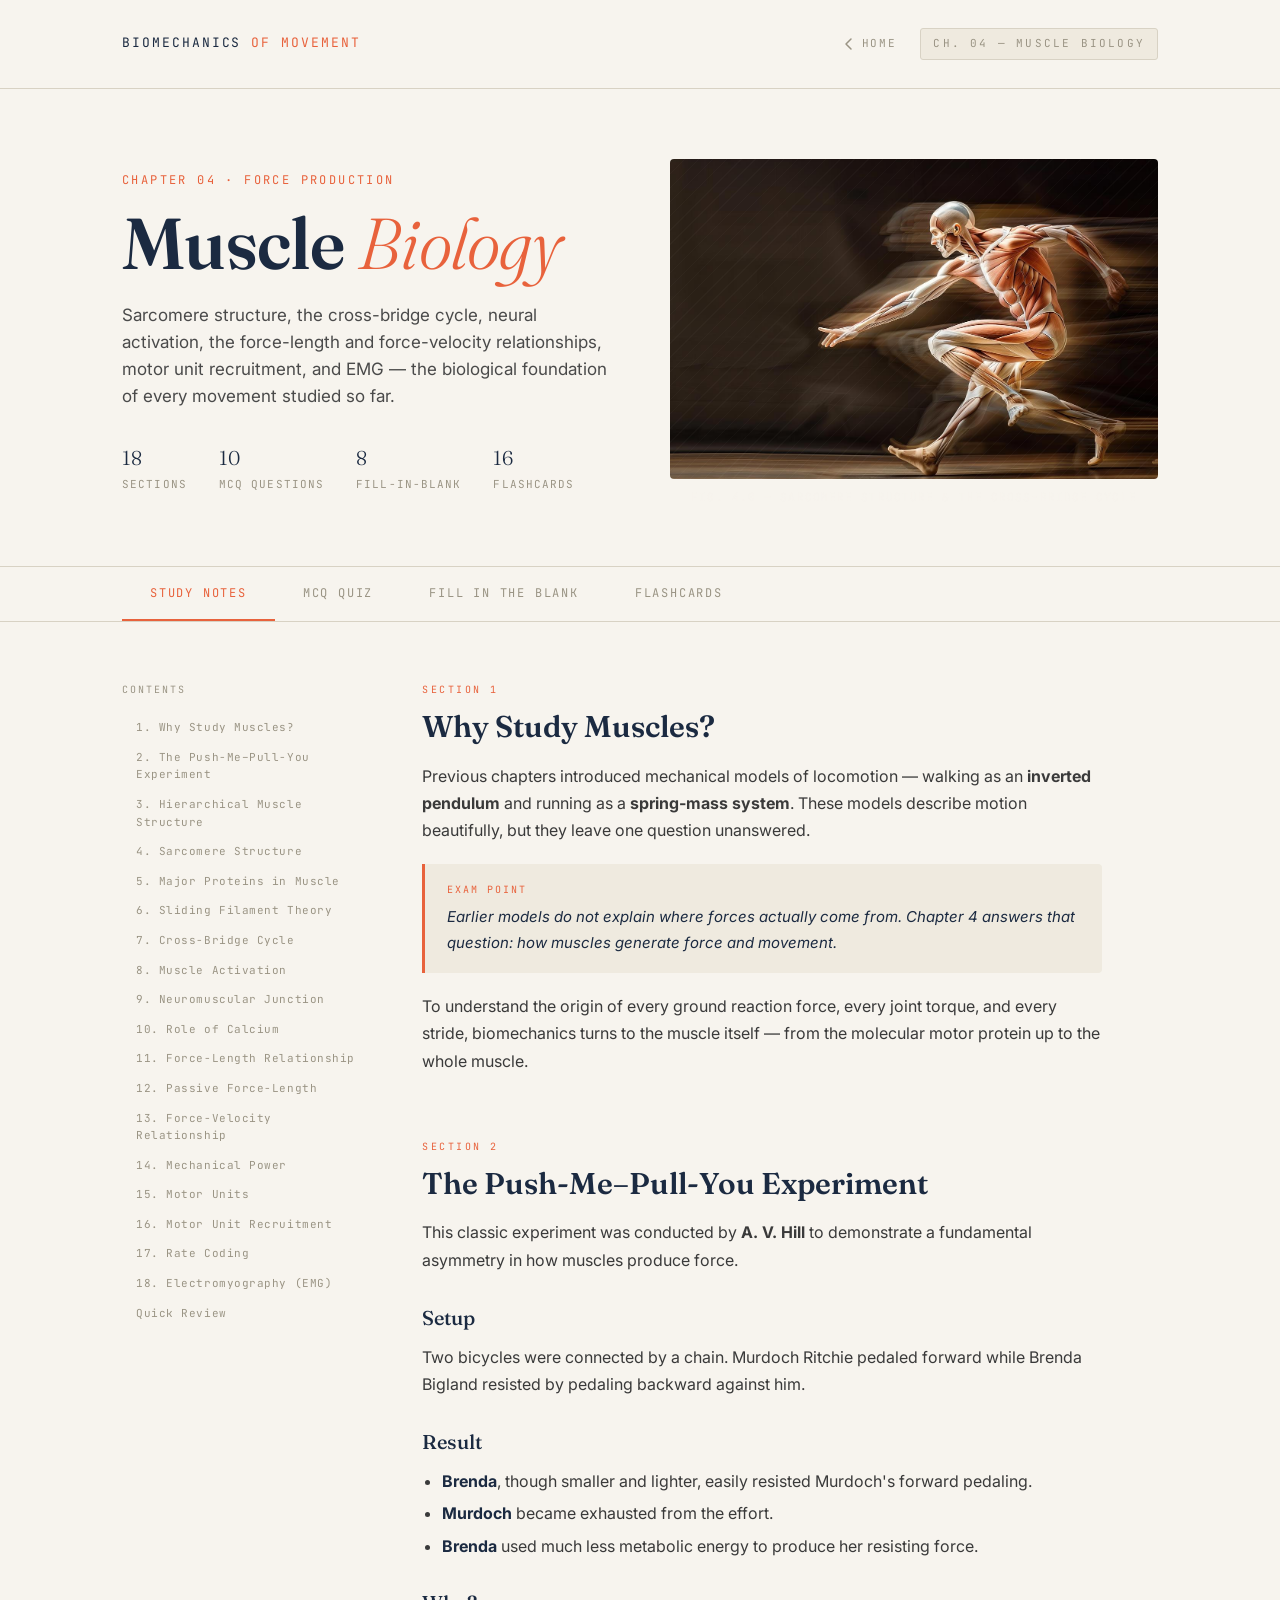
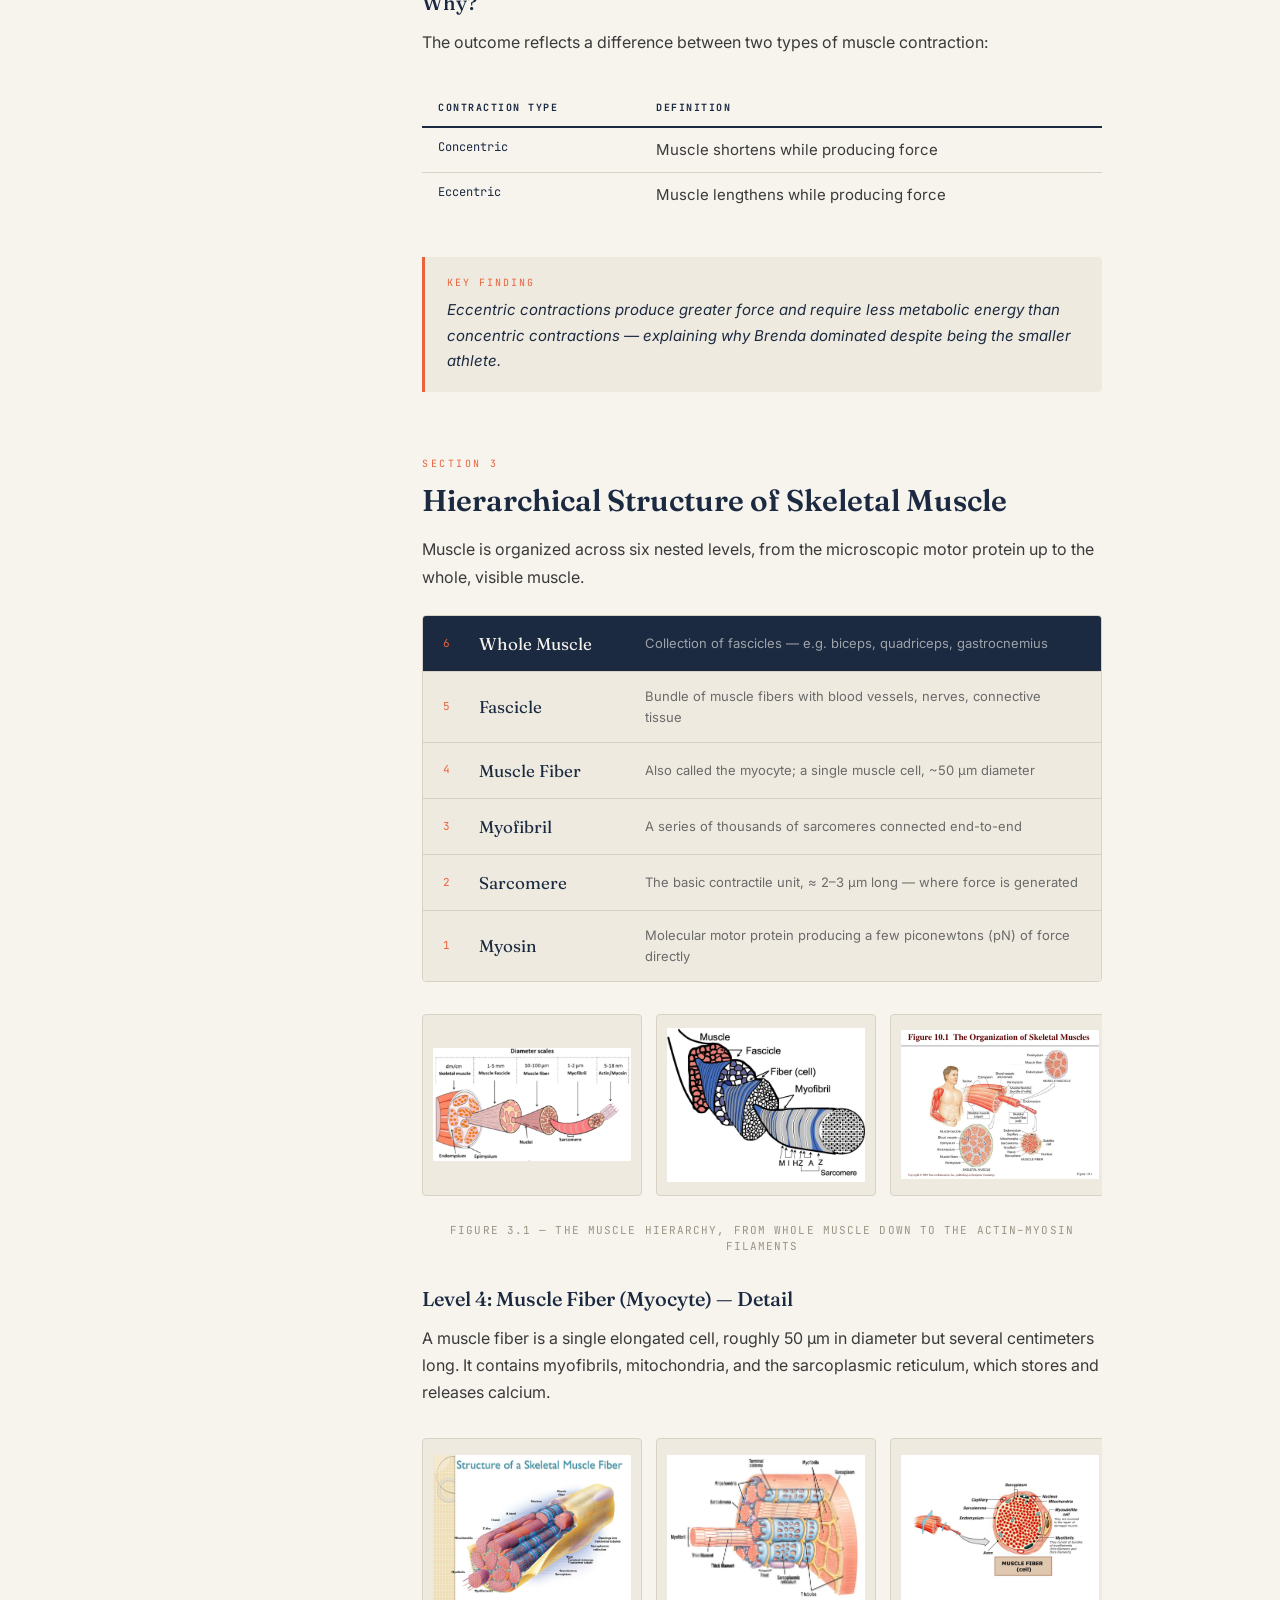
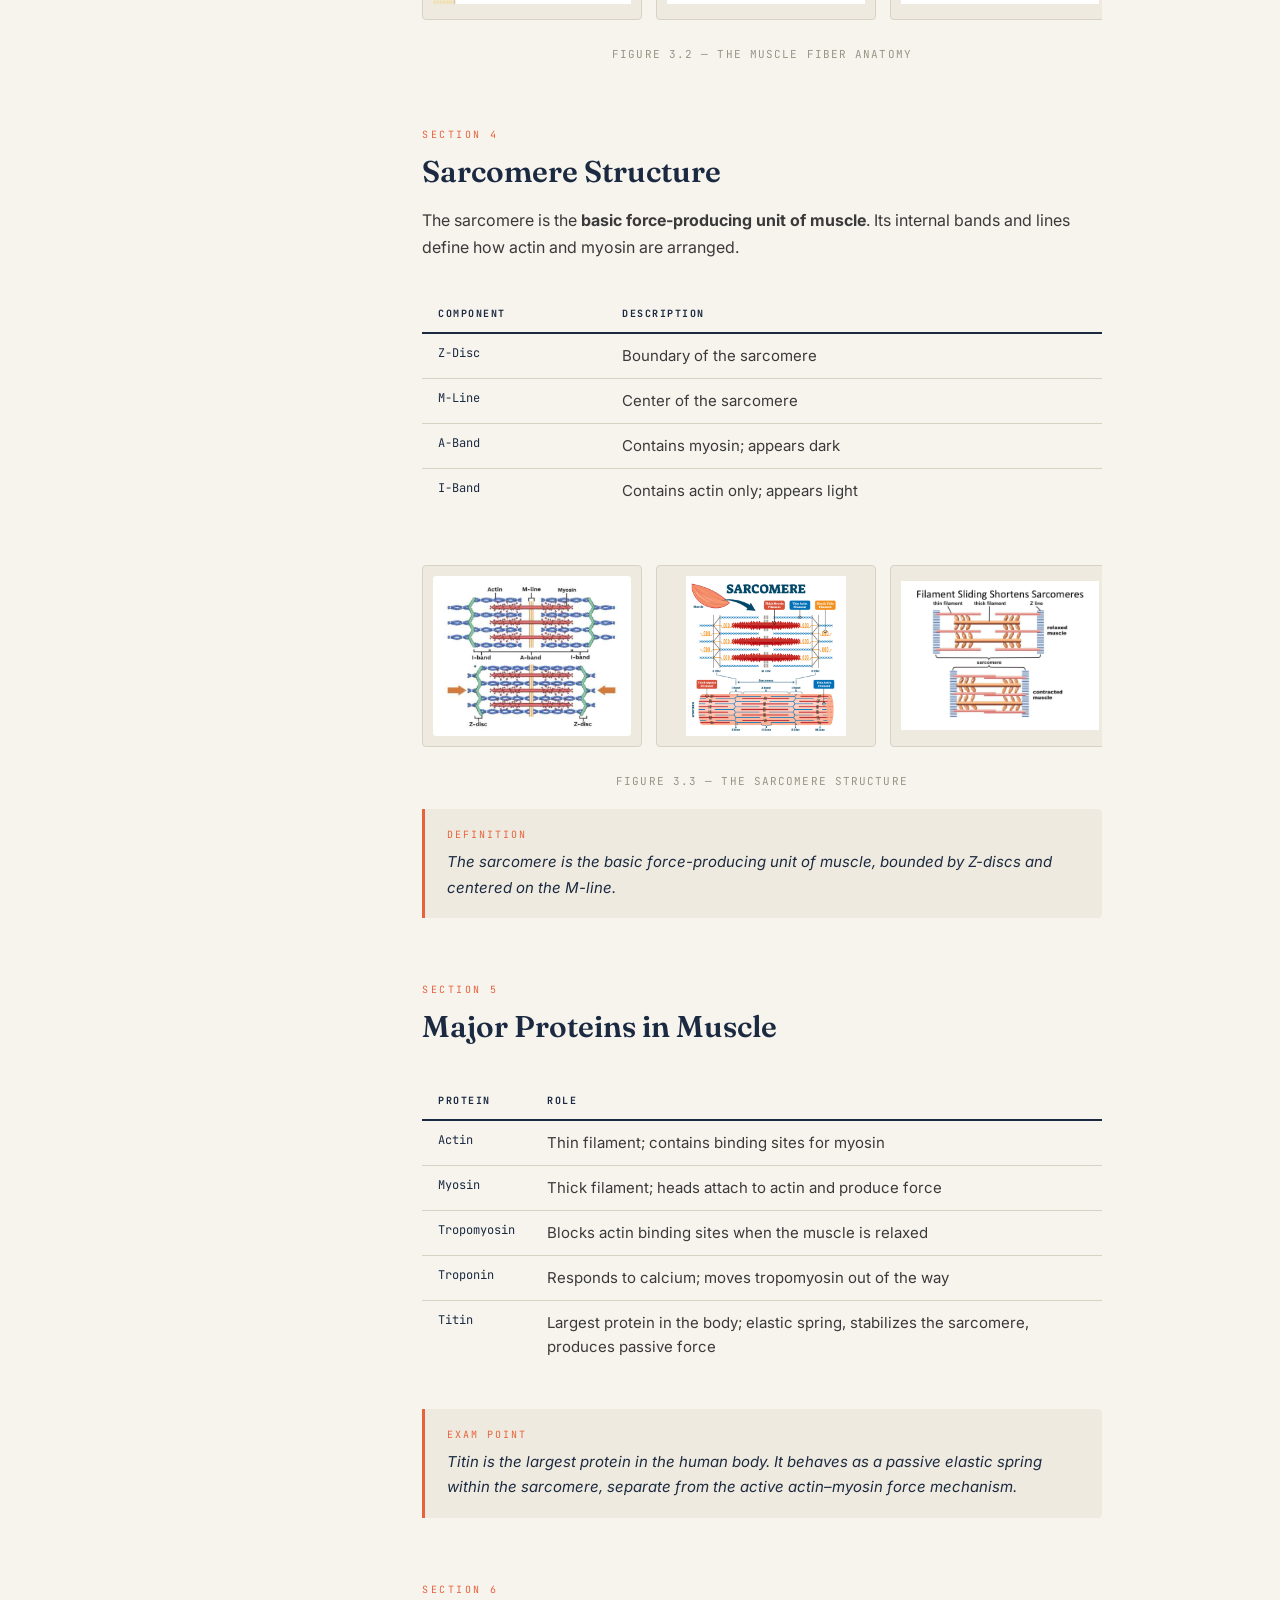
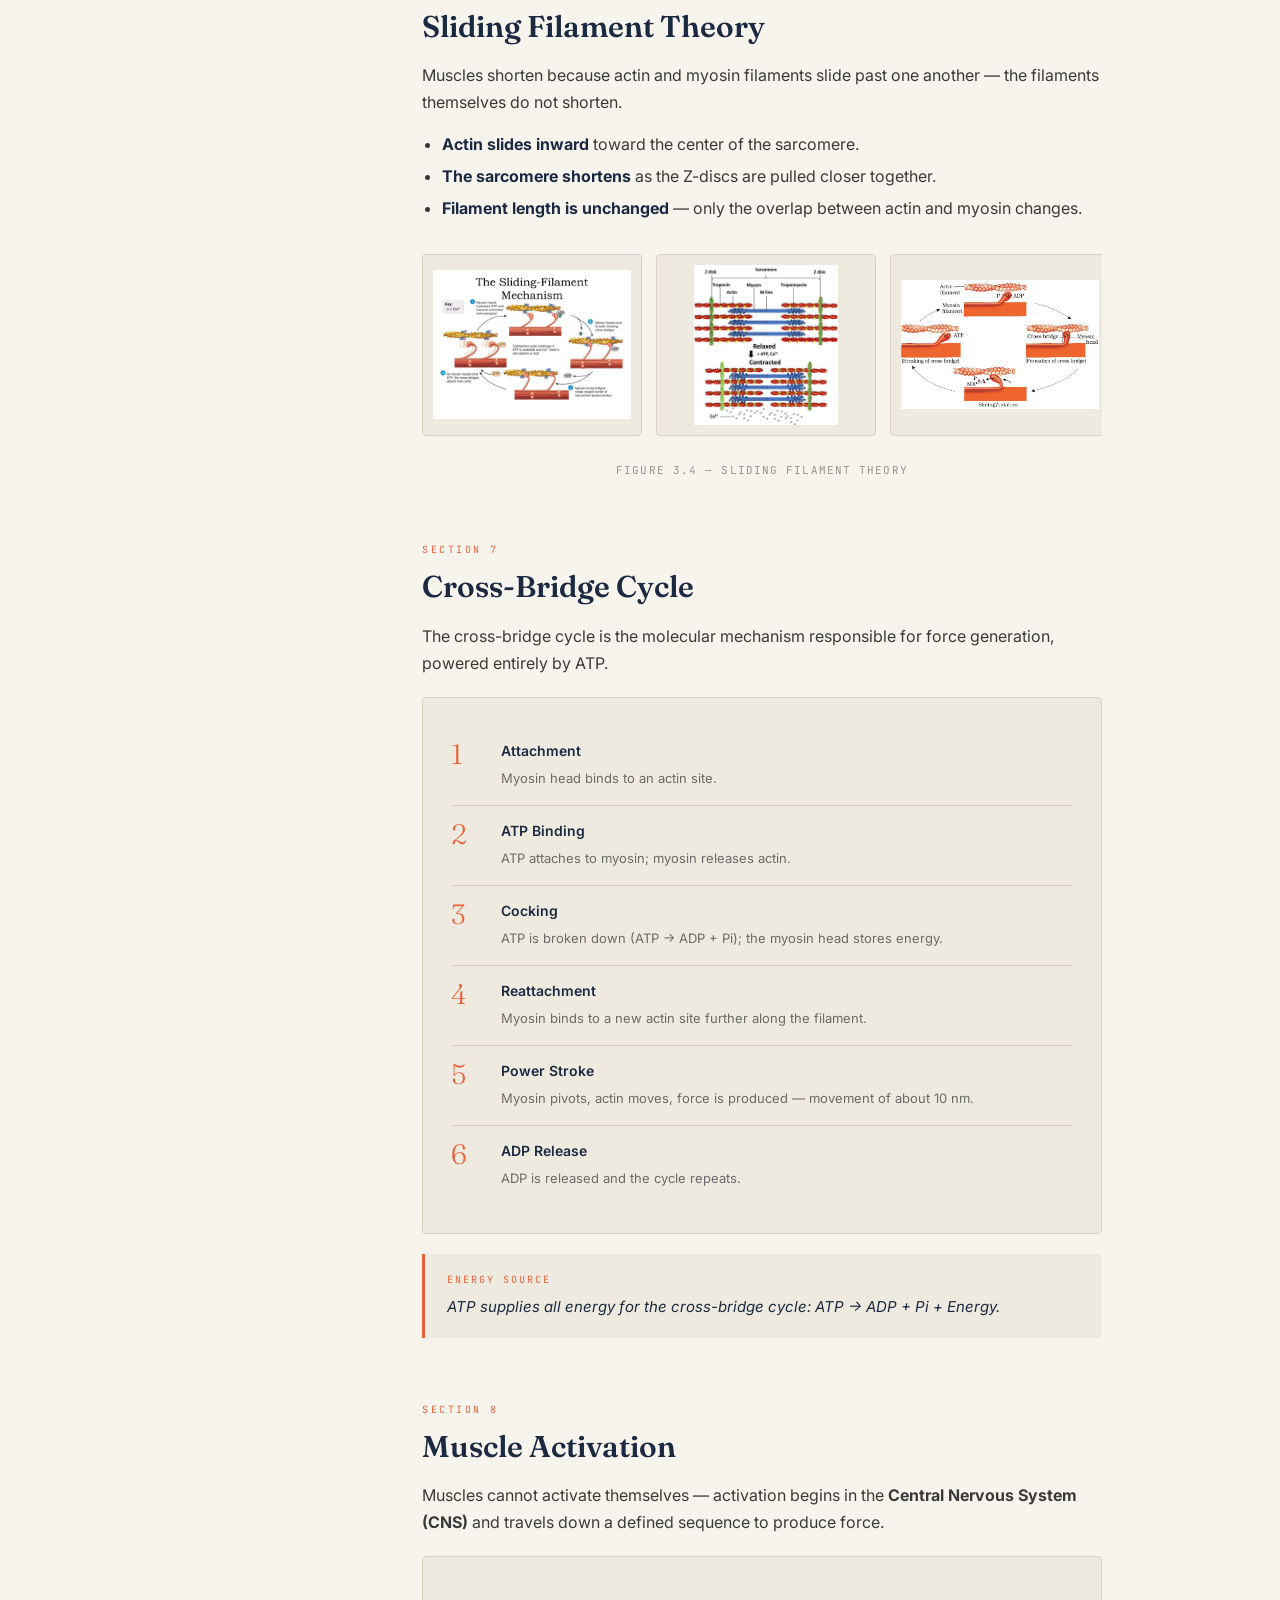
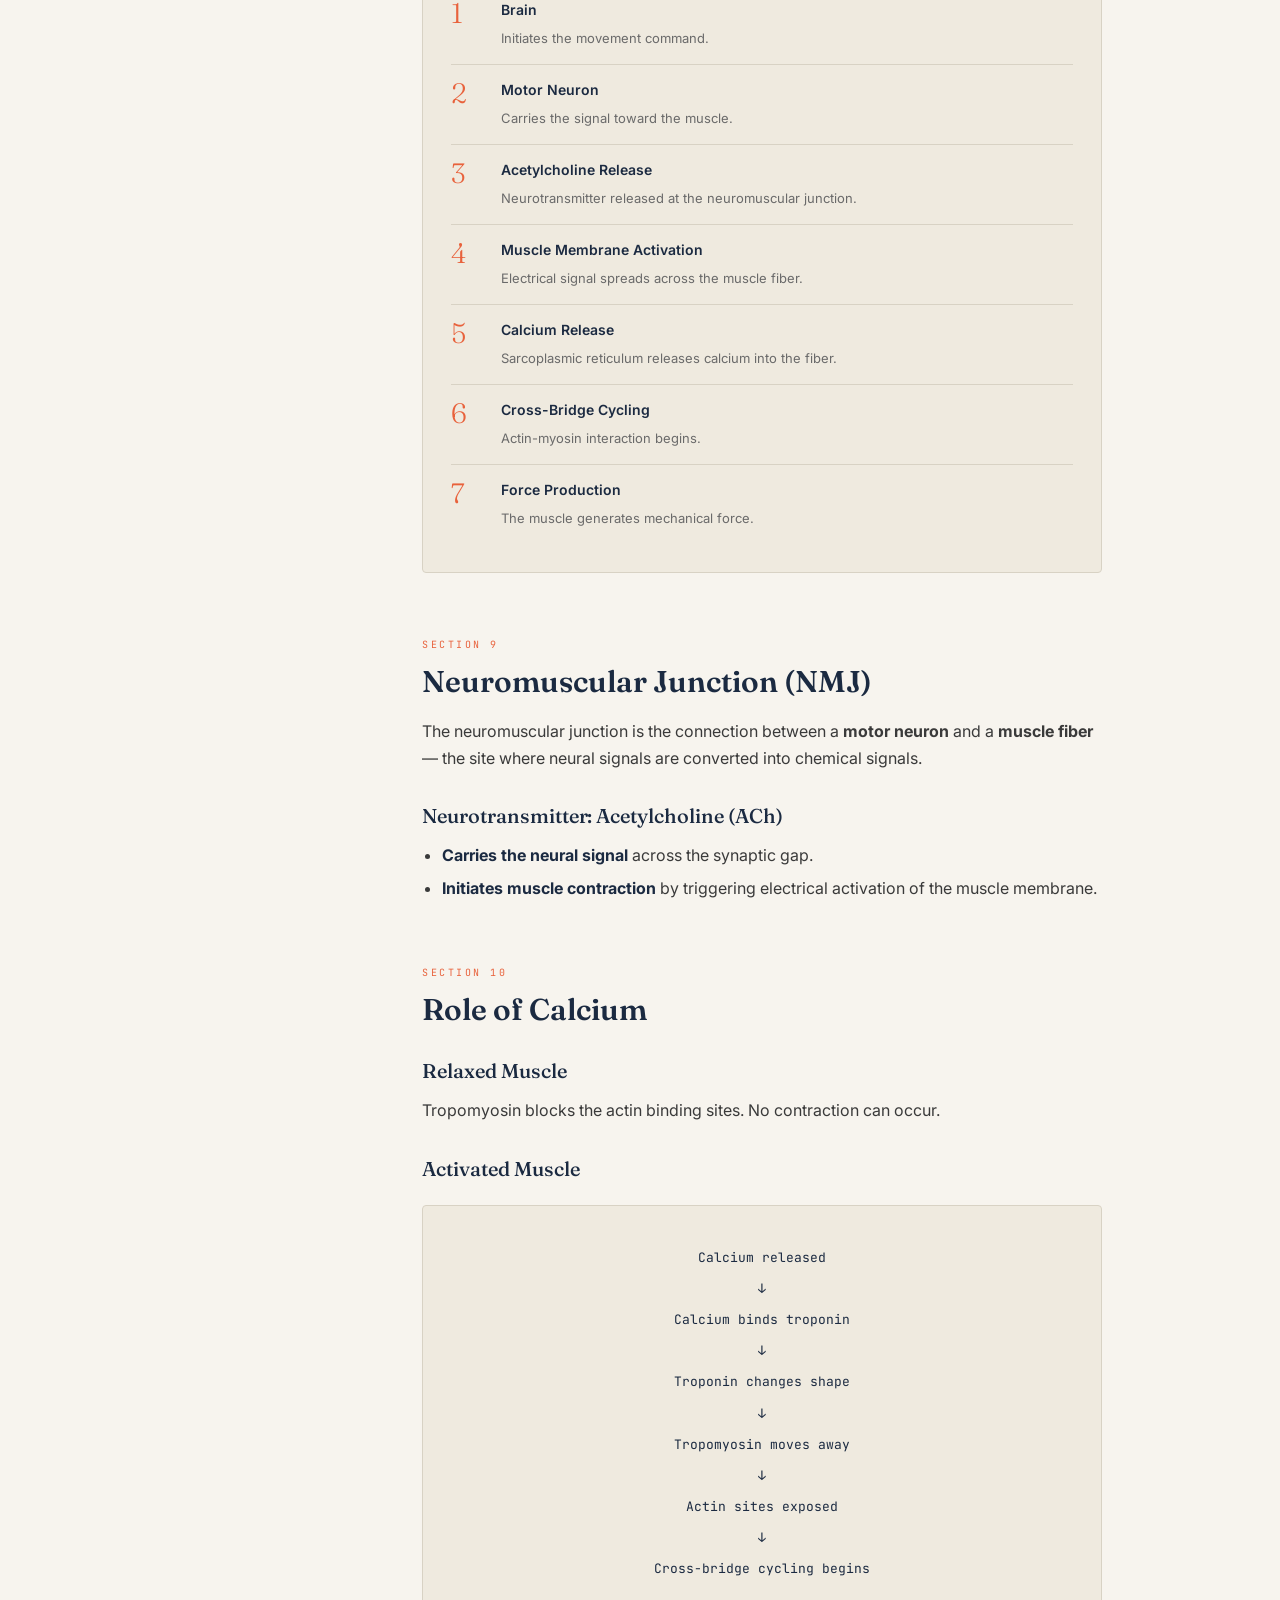
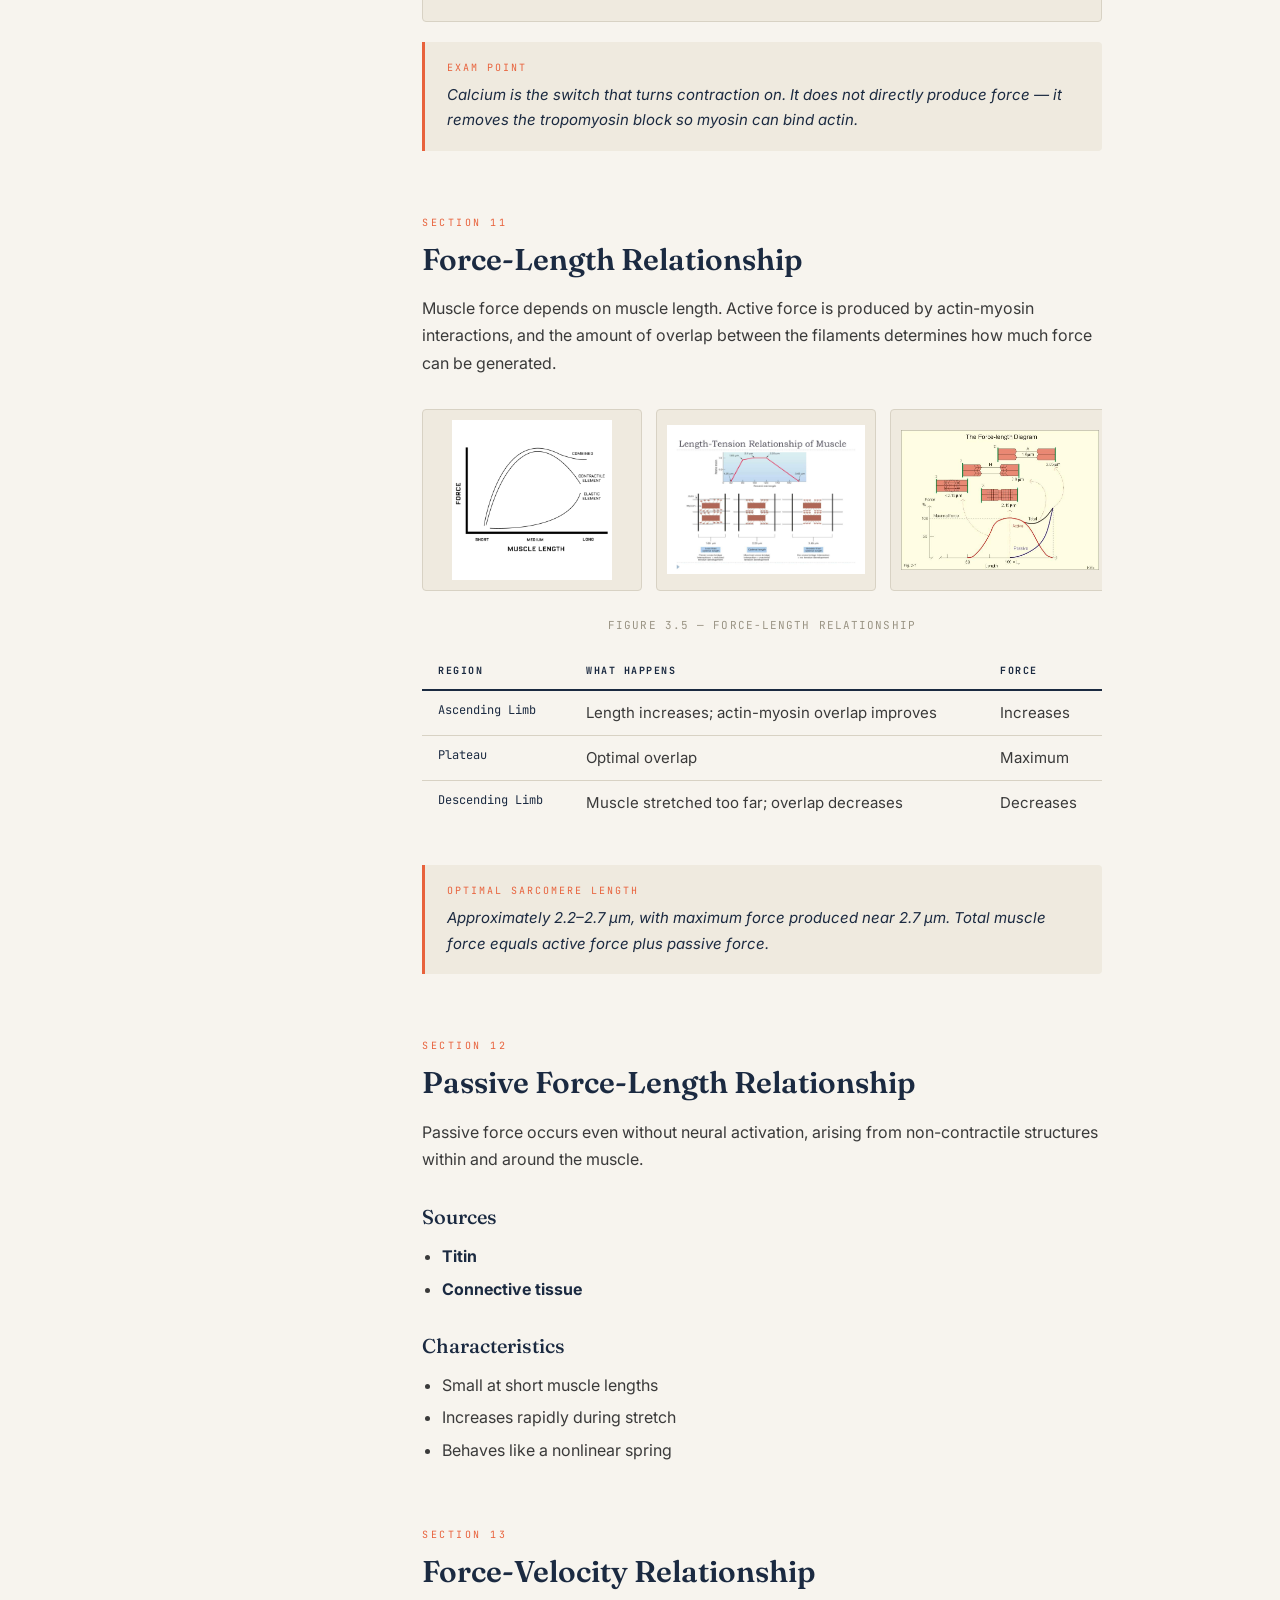
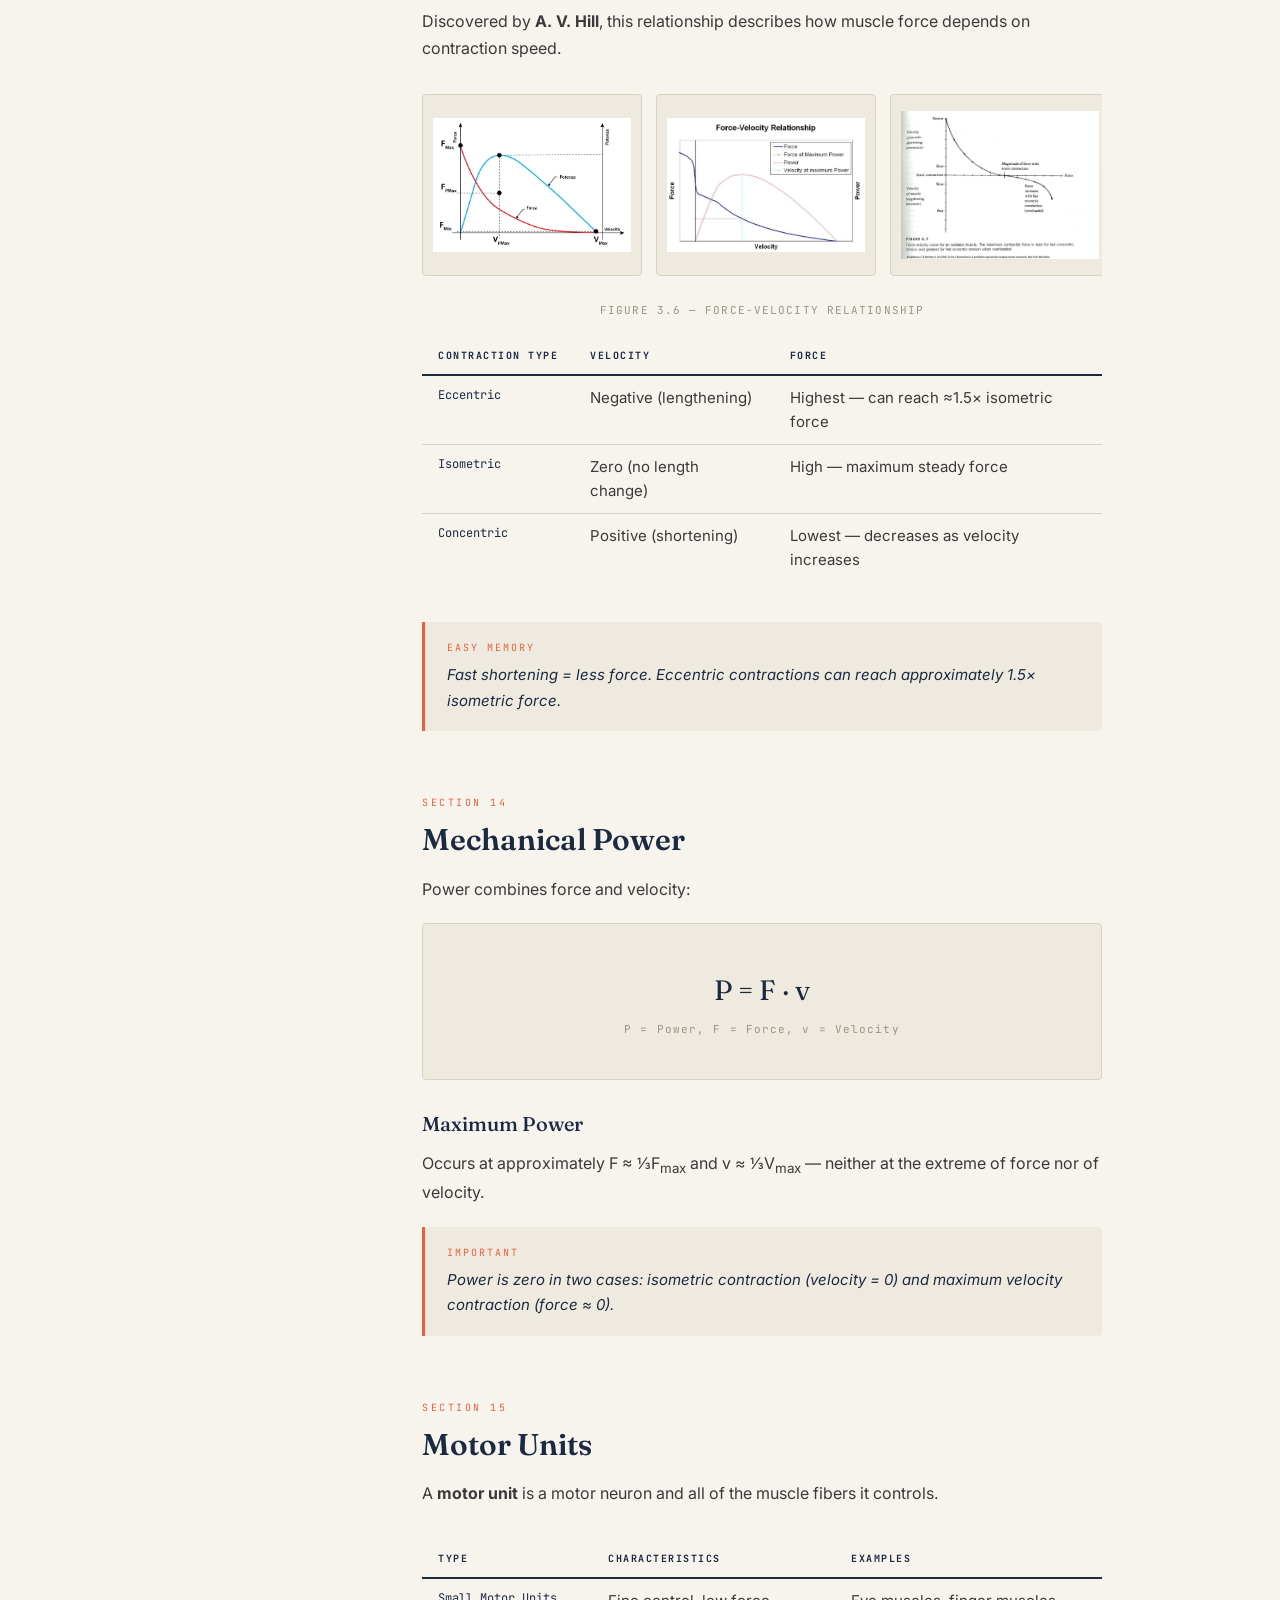
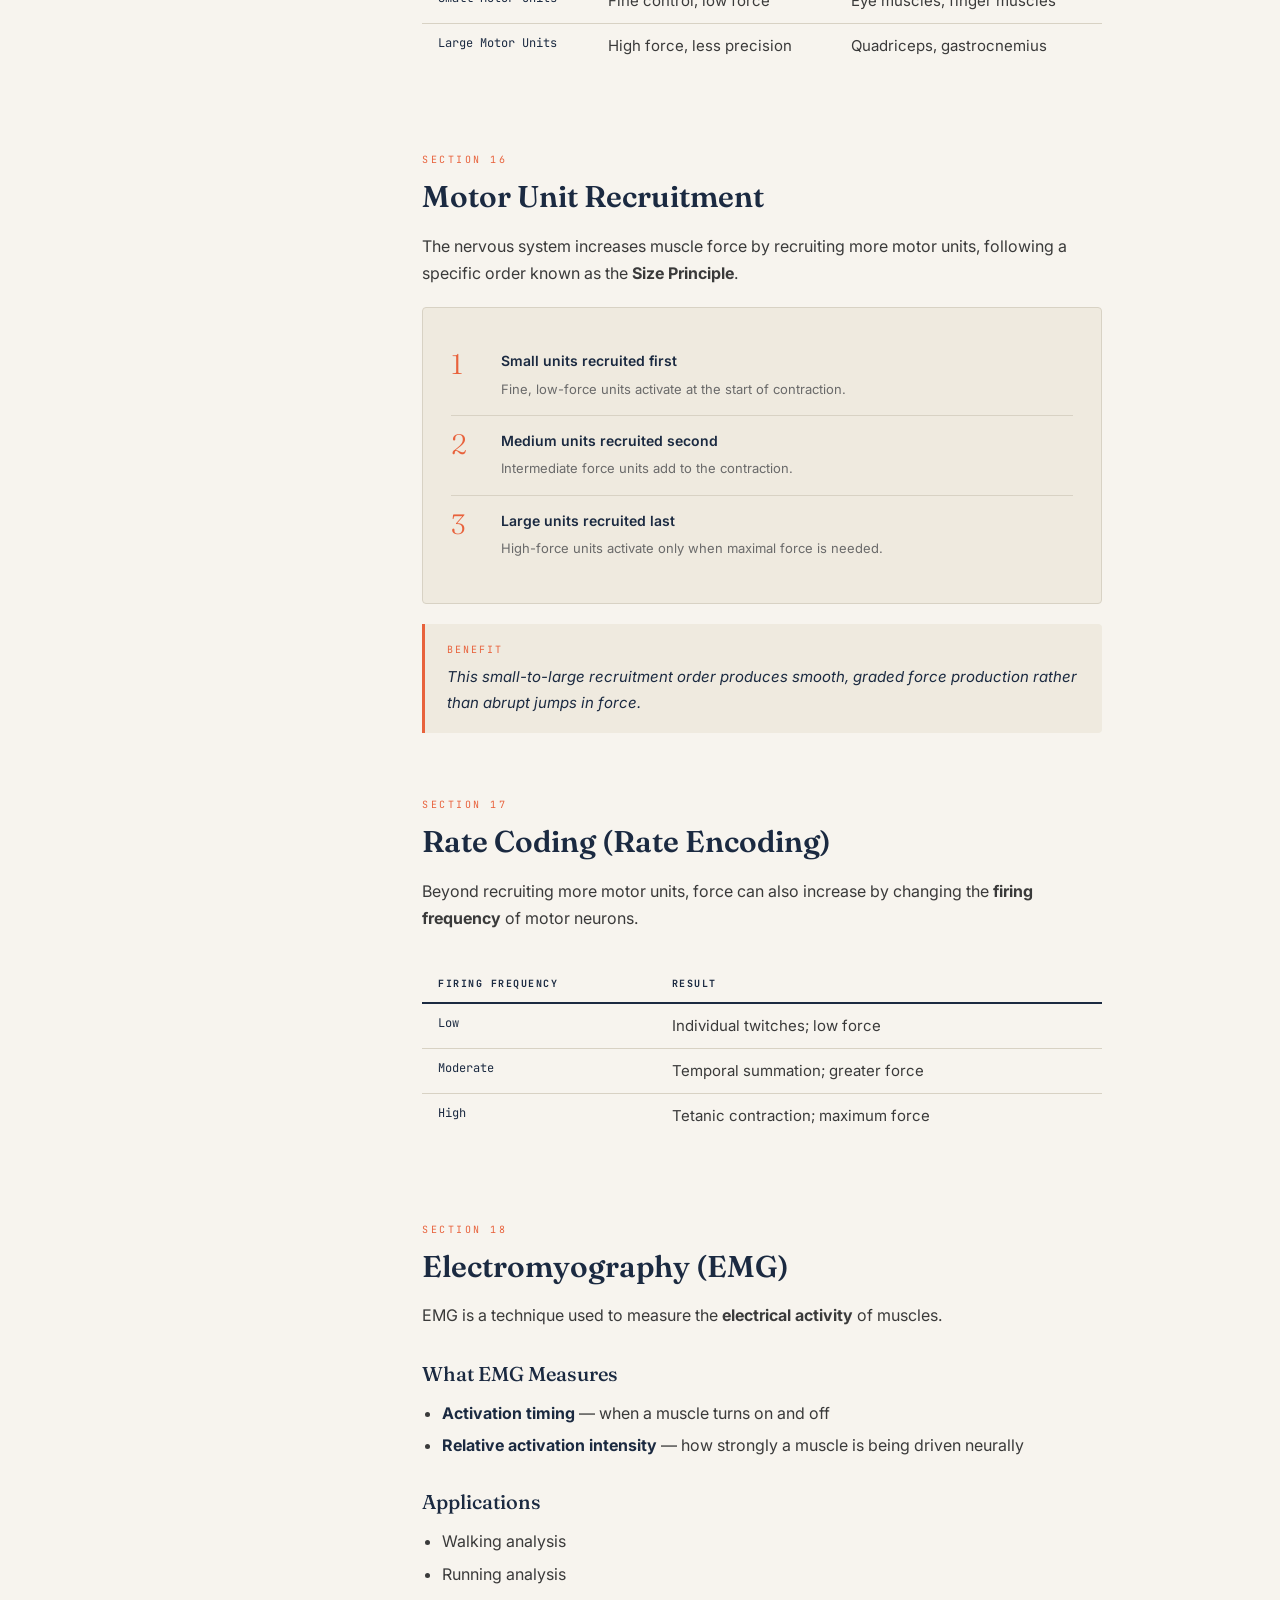
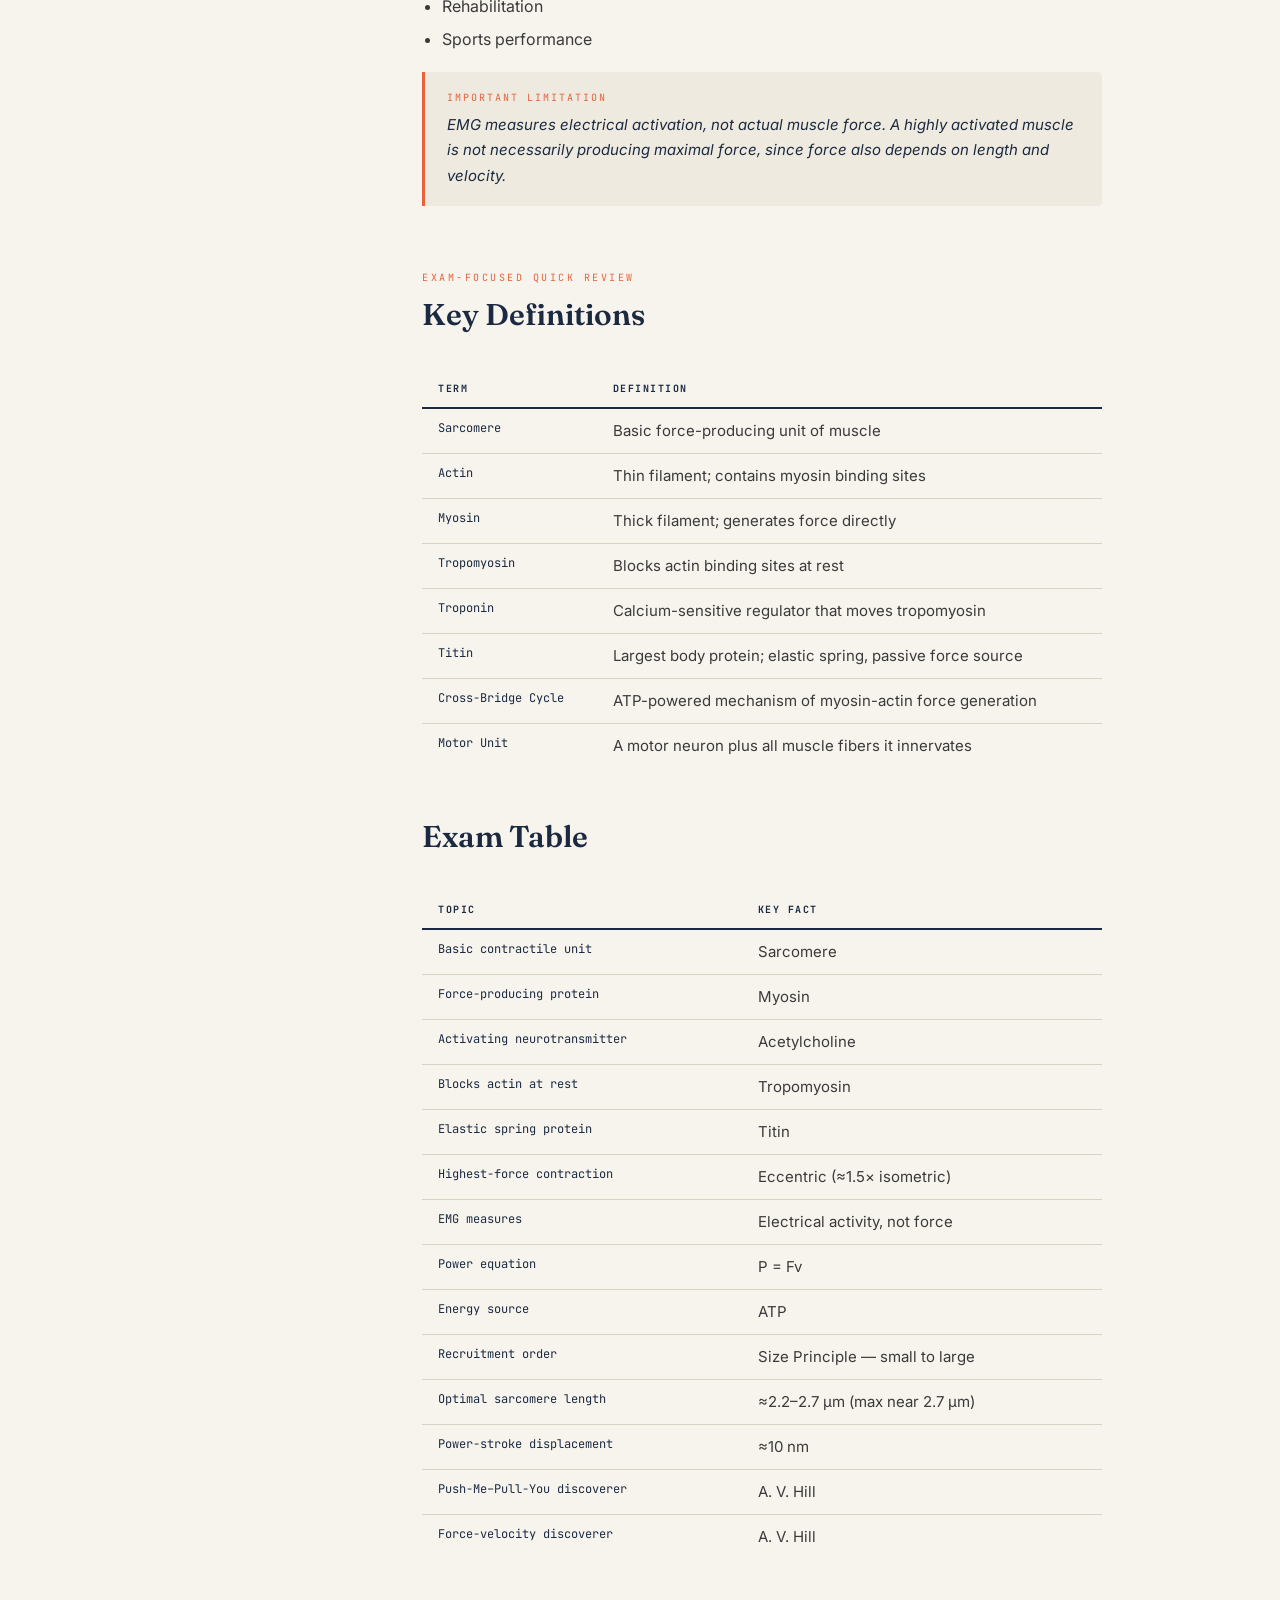
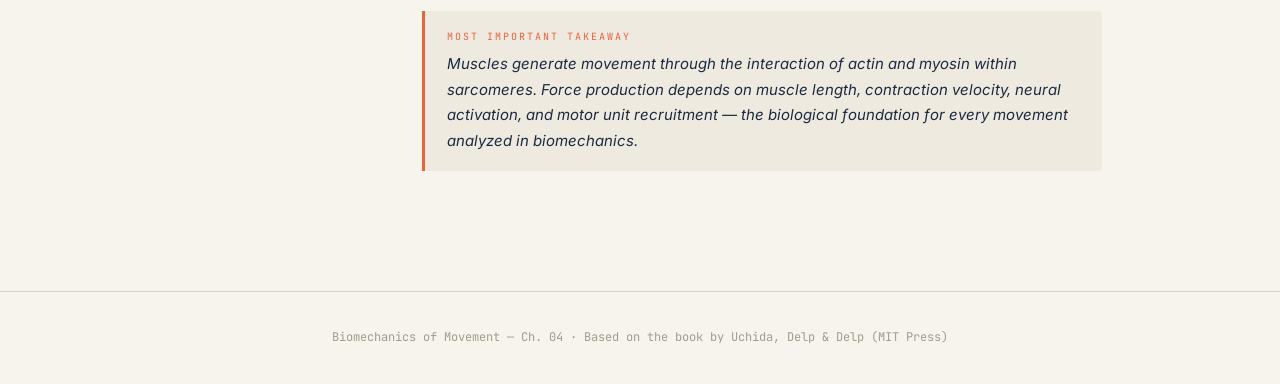
<file: Chp4.html>
<!doctype html>
<html lang="en">
  <head>
    <meta charset="UTF-8" />
    <meta name="viewport" content="width=device-width, initial-scale=1.0" />
    <title>Ch. 04 — Muscle Biology | Biomechanics of Movement</title>
    <link rel="preconnect" href="https://fonts.googleapis.com" />
    <link
      href="https://fonts.googleapis.com/css2?family=Fraunces:opsz,wght@9..144,300;9..144,500;9..144,600&family=Inter:wght@400;500;600&family=JetBrains+Mono:wght@400;500&display=swap"
      rel="stylesheet"
    />
    <link rel="stylesheet" href="style.css" />
  </head>

  <body>
    <header>
      <div class="container nav">
        <a href="/" class="brand">Biomechanics <span>of Movement</span></a>
        <div class="nav-right">
          <a href="index.html" class="back-link">
            <svg
              width="14"
              height="14"
              viewBox="0 0 14 14"
              fill="none"
              xmlns="http://www.w3.org/2000/svg"
            >
              <path
                d="M9 2L4 7L9 12"
                stroke="currentColor"
                stroke-width="1.5"
                stroke-linecap="round"
                stroke-linejoin="round"
              />
            </svg>
            Home
          </a>
          <span class="chapter-tag">CH. 04 — Muscle Biology</span>
        </div>
      </div>
    </header>

    <!-- CHAPTER HERO -->
    <section class="ch-hero">
      <div class="container ch-hero-inner">
        <div>
          <div class="ch-eyebrow">Chapter 04 · Force Production</div>
          <h1>Muscle <em>Biology</em></h1>
          <p class="ch-hero-sub">
            Sarcomere structure, the cross-bridge cycle, neural activation, the
            force-length and force-velocity relationships, motor unit
            recruitment, and EMG — the biological foundation of every movement
            studied so far.
          </p>
          <div class="ch-meta">
            <div class="ch-meta-item"><strong>18</strong>Sections</div>
            <div class="ch-meta-item"><strong>10</strong>MCQ Questions</div>
            <div class="ch-meta-item"><strong>8</strong>Fill-in-Blank</div>
            <div class="ch-meta-item"><strong>16</strong>Flashcards</div>
          </div>
        </div>
        <div>
          <div class="hero-figure-plate">
            <img src="img/chp4.png" alt="Chapter 4 hero figure" />
          </div>
          <div class="fig-label">
            Fig. 4.0 — Sarcomere structure &amp; the cross-bridge cycle
          </div>
        </div>
      </div>
    </section>

    <!-- MODE TABS -->
    <div class="mode-bar">
      <div class="container">
        <div class="mode-tabs">
          <button class="mode-tab active" onclick="switchPanel('notes', this)">
            Study Notes
          </button>
          <button class="mode-tab" onclick="switchPanel('mcq', this)">
            MCQ Quiz
          </button>
          <button class="mode-tab" onclick="switchPanel('fitb', this)">
            Fill in the Blank
          </button>
          <button class="mode-tab" onclick="switchPanel('flash', this)">
            Flashcards
          </button>
        </div>
      </div>
    </div>

    <!-- ========== NOTES PANEL ========== -->
    <div id="panel-notes" class="panel active">
      <div class="container">
        <div class="notes-layout">
          <nav class="notes-toc">
            <div class="toc-label">Contents</div>
            <ul class="toc-list">
              <li><a href="#s1">1. Why Study Muscles?</a></li>
              <li><a href="#s2">2. The Push-Me–Pull-You Experiment</a></li>
              <li><a href="#s3">3. Hierarchical Muscle Structure</a></li>
              <li><a href="#s4">4. Sarcomere Structure</a></li>
              <li><a href="#s5">5. Major Proteins in Muscle</a></li>
              <li><a href="#s6">6. Sliding Filament Theory</a></li>
              <li><a href="#s7">7. Cross-Bridge Cycle</a></li>
              <li><a href="#s8">8. Muscle Activation</a></li>
              <li><a href="#s9">9. Neuromuscular Junction</a></li>
              <li><a href="#s10">10. Role of Calcium</a></li>
              <li><a href="#s11">11. Force-Length Relationship</a></li>
              <li><a href="#s12">12. Passive Force-Length</a></li>
              <li><a href="#s13">13. Force-Velocity Relationship</a></li>
              <li><a href="#s14">14. Mechanical Power</a></li>
              <li><a href="#s15">15. Motor Units</a></li>
              <li><a href="#s16">16. Motor Unit Recruitment</a></li>
              <li><a href="#s17">17. Rate Coding</a></li>
              <li><a href="#s18">18. Electromyography (EMG)</a></li>
              <li><a href="#sexam">Quick Review</a></li>
            </ul>
          </nav>

          <div class="notes-content">
            <!-- MOBILE TOC TOGGLE -->
            <div class="toc-toggle-wrap">
              <button
                class="toc-toggle-btn"
                id="toc-toggle-btn"
                onclick="toggleTOC()"
                aria-expanded="false"
                aria-controls="toc-drawer"
              >
                <span class="toc-icon" aria-hidden="true"
                  ><span></span><span></span><span></span
                ></span>
                <span class="toc-toggle-label">Contents</span>
                <span class="toc-chevron">▼</span>
              </button>
              <div
                class="toc-drawer"
                id="toc-drawer"
                role="navigation"
                aria-label="Chapter contents"
              >
                <div class="toc-drawer-inner">
                  <ul class="toc-list">
                    <li>
                      <a href="#s1" onclick="closeTOC()"
                        >1. Why Study Muscles?</a
                      >
                    </li>
                    <li>
                      <a href="#s2" onclick="closeTOC()"
                        >2. The Push-Me–Pull-You Experiment</a
                      >
                    </li>
                    <li>
                      <a href="#s3" onclick="closeTOC()"
                        >3. Hierarchical Muscle Structure</a
                      >
                    </li>
                    <li>
                      <a href="#s4" onclick="closeTOC()"
                        >4. Sarcomere Structure</a
                      >
                    </li>
                    <li>
                      <a href="#s5" onclick="closeTOC()"
                        >5. Major Proteins in Muscle</a
                      >
                    </li>
                    <li>
                      <a href="#s6" onclick="closeTOC()"
                        >6. Sliding Filament Theory</a
                      >
                    </li>
                    <li>
                      <a href="#s7" onclick="closeTOC()"
                        >7. Cross-Bridge Cycle</a
                      >
                    </li>
                    <li>
                      <a href="#s8" onclick="closeTOC()"
                        >8. Muscle Activation</a
                      >
                    </li>
                    <li>
                      <a href="#s9" onclick="closeTOC()"
                        >9. Neuromuscular Junction</a
                      >
                    </li>
                    <li>
                      <a href="#s10" onclick="closeTOC()"
                        >10. Role of Calcium</a
                      >
                    </li>
                    <li>
                      <a href="#s11" onclick="closeTOC()"
                        >11. Force-Length Relationship</a
                      >
                    </li>
                    <li>
                      <a href="#s12" onclick="closeTOC()"
                        >12. Passive Force-Length</a
                      >
                    </li>
                    <li>
                      <a href="#s13" onclick="closeTOC()"
                        >13. Force-Velocity Relationship</a
                      >
                    </li>
                    <li>
                      <a href="#s14" onclick="closeTOC()"
                        >14. Mechanical Power</a
                      >
                    </li>
                    <li>
                      <a href="#s15" onclick="closeTOC()">15. Motor Units</a>
                    </li>
                    <li>
                      <a href="#s16" onclick="closeTOC()"
                        >16. Motor Unit Recruitment</a
                      >
                    </li>
                    <li>
                      <a href="#s17" onclick="closeTOC()">17. Rate Coding</a>
                    </li>
                    <li>
                      <a href="#s18" onclick="closeTOC()"
                        >18. Electromyography (EMG)</a
                      >
                    </li>
                    <li>
                      <a href="#sexam" onclick="closeTOC()">Quick Review</a>
                    </li>
                  </ul>
                </div>
              </div>
            </div>

            <!-- S1 -->
            <div class="section-block" id="s1">
              <div class="section-eyebrow">Section 1</div>
              <h2>Why Study Muscles?</h2>
              <p>
                Previous chapters introduced mechanical models of locomotion —
                walking as an <strong>inverted pendulum</strong> and running as
                a <strong>spring-mass system</strong>. These models describe
                motion beautifully, but they leave one question unanswered.
              </p>
              <div class="key-box">
                <div class="key-box-label">Exam Point</div>
                <p>
                  Earlier models do not explain where forces actually come from.
                  Chapter 4 answers that question: how muscles generate force
                  and movement.
                </p>
              </div>
              <p>
                To understand the origin of every ground reaction force, every
                joint torque, and every stride, biomechanics turns to the muscle
                itself — from the molecular motor protein up to the whole
                muscle.
              </p>
            </div>

            <!-- S2 -->
            <div class="section-block" id="s2">
              <div class="section-eyebrow">Section 2</div>
              <h2>The Push-Me–Pull-You Experiment</h2>
              <p>
                This classic experiment was conducted by
                <strong>A. V. Hill</strong> to demonstrate a fundamental
                asymmetry in how muscles produce force.
              </p>
              <h3>Setup</h3>
              <p>
                Two bicycles were connected by a chain. Murdoch Ritchie pedaled
                forward while Brenda Bigland resisted by pedaling backward
                against him.
              </p>
              <h3>Result</h3>
              <ul>
                <li>
                  <strong>Brenda</strong>, though smaller and lighter, easily
                  resisted Murdoch's forward pedaling.
                </li>
                <li>
                  <strong>Murdoch</strong> became exhausted from the effort.
                </li>
                <li>
                  <strong>Brenda</strong> used much less metabolic energy to
                  produce her resisting force.
                </li>
              </ul>
              <h3>Why?</h3>
              <p>
                The outcome reflects a difference between two types of muscle
                contraction:
              </p>
              <div class="table-scroll">
                <table class="notes-table">
                  <thead>
                    <tr>
                      <th>Contraction Type</th>
                      <th>Definition</th>
                    </tr>
                  </thead>
                  <tbody>
                    <tr>
                      <td>Concentric</td>
                      <td>Muscle shortens while producing force</td>
                    </tr>
                    <tr>
                      <td>Eccentric</td>
                      <td>Muscle lengthens while producing force</td>
                    </tr>
                  </tbody>
                </table>
              </div>
              <div class="key-box">
                <div class="key-box-label">Key Finding</div>
                <p>
                  Eccentric contractions produce greater force and require less
                  metabolic energy than concentric contractions — explaining why
                  Brenda dominated despite being the smaller athlete.
                </p>
              </div>
            </div>

            <!-- S3 -->
            <div class="section-block" id="s3">
              <div class="section-eyebrow">Section 3</div>
              <h2>Hierarchical Structure of Skeletal Muscle</h2>
              <p>
                Muscle is organized across six nested levels, from the
                microscopic motor protein up to the whole, visible muscle.
              </p>

              <div class="hier-ladder">
                <div class="hier-rung">
                  <span class="hier-num">6</span
                  ><span class="hier-name">Whole Muscle</span
                  ><span class="hier-desc"
                    >Collection of fascicles — e.g. biceps, quadriceps,
                    gastrocnemius</span
                  >
                </div>
                <div class="hier-rung">
                  <span class="hier-num">5</span
                  ><span class="hier-name">Fascicle</span
                  ><span class="hier-desc"
                    >Bundle of muscle fibers with blood vessels, nerves,
                    connective tissue</span
                  >
                </div>
                <div class="hier-rung">
                  <span class="hier-num">4</span
                  ><span class="hier-name">Muscle Fiber</span
                  ><span class="hier-desc"
                    >Also called the myocyte; a single muscle cell, ~50 μm
                    diameter</span
                  >
                </div>
                <div class="hier-rung">
                  <span class="hier-num">3</span
                  ><span class="hier-name">Myofibril</span
                  ><span class="hier-desc"
                    >A series of thousands of sarcomeres connected
                    end-to-end</span
                  >
                </div>
                <div class="hier-rung">
                  <span class="hier-num">2</span
                  ><span class="hier-name">Sarcomere</span
                  ><span class="hier-desc"
                    >The basic contractile unit, ≈ 2–3 μm long — where force is
                    generated</span
                  >
                </div>
                <div class="hier-rung">
                  <span class="hier-num">1</span
                  ><span class="hier-name">Myosin</span
                  ><span class="hier-desc"
                    >Molecular motor protein producing a few piconewtons (pN) of
                    force directly</span
                  >
                </div>
              </div>
              <!-- S3, replace the entire .fig-placeholder div with this: -->
              <div class="image-slider-container">
                <div class="image-slider" id="muscleSlider">
                  <div class="slide">
                    <img src="img/hierarchy/1.png" alt="Muscle Hierarchy" />
                  </div>
                  <div class="slide">
                    <img src="img/hierarchy/2.png" alt="Muscle Fiber" />
                  </div>
                  <div class="slide">
                    <img src="img/hierarchy/3.png" alt="Sarcomere" />
                  </div>
                  <div class="slide">
                    <img src="img/hierarchy/4.png" alt="Sliding Filament" />
                  </div>
                  <div class="slide">
                    <img
                      src="img/hierarchy/5.png"
                      alt="Neuromuscular Junction"
                    />
                  </div>
                  <div class="slide">
                    <img src="img/hierarchy/6.png" alt="Force Length" />
                  </div>
                </div>
              </div>
              <div
                class="fig-caption"
                style="
                  margin-top: 10px;
                  font-family: &quot;JetBrains Mono&quot;, monospace;
                  font-size: 11px;
                  color: #9a9484;
                  text-align: center;
                  letter-spacing: 0.1em;
                  text-transform: uppercase;
                "
              >
                Figure 3.1 — The muscle hierarchy, from whole muscle down to the
                actin–myosin filaments
              </div>

              <h3>Level 4: Muscle Fiber (Myocyte) — Detail</h3>
              <p>
                A muscle fiber is a single elongated cell, roughly 50 μm in
                diameter but several centimeters long. It contains myofibrils,
                mitochondria, and the sarcoplasmic reticulum, which stores and
                releases calcium.
              </p>

              <div class="image-slider-container">
                <div class="image-slider" id="muscleSlider">
                  <div class="slide">
                    <img src="img/Fiber/1.png" alt="Muscle Hierarchy" />
                  </div>
                  <div class="slide">
                    <img src="img/Fiber/2.png" alt="Muscle Fiber" />
                  </div>
                  <div class="slide">
                    <img src="img/Fiber/3.png" alt="Sarcomere" />
                  </div>
                  <div class="slide">
                    <img src="img/Fiber/4.png" alt="Sliding Filament" />
                  </div>
                  <div class="slide">
                    <img src="img/Fiber/5.png" alt="Neuromuscular Junction" />
                  </div>
                  <div class="slide">
                    <img src="img/Fiber/6.png" alt="Force Length" />
                  </div>
                  <div class="slide">
                    <img src="img/Fiber/7.png" alt="Force Length" />
                  </div>
                </div>
              </div>
              <div
                class="fig-caption"
                style="
                  margin-top: 10px;
                  font-family: &quot;JetBrains Mono&quot;, monospace;
                  font-size: 11px;
                  color: #9a9484;
                  text-align: center;
                  letter-spacing: 0.1em;
                  text-transform: uppercase;
                "
              >
                Figure 3.2 — The muscle fiber anatomy
              </div>
            </div>

            <!-- S4 -->
            <div class="section-block" id="s4">
              <div class="section-eyebrow">Section 4</div>
              <h2>Sarcomere Structure</h2>
              <p>
                The sarcomere is the
                <strong>basic force-producing unit of muscle</strong>. Its
                internal bands and lines define how actin and myosin are
                arranged.
              </p>
              <div class="table-scroll">
                <table class="notes-table">
                  <thead>
                    <tr>
                      <th>Component</th>
                      <th>Description</th>
                    </tr>
                  </thead>
                  <tbody>
                    <tr>
                      <td>Z-Disc</td>
                      <td>Boundary of the sarcomere</td>
                    </tr>
                    <tr>
                      <td>M-Line</td>
                      <td>Center of the sarcomere</td>
                    </tr>
                    <tr>
                      <td>A-Band</td>
                      <td>Contains myosin; appears dark</td>
                    </tr>
                    <tr>
                      <td>I-Band</td>
                      <td>Contains actin only; appears light</td>
                    </tr>
                  </tbody>
                </table>
              </div>

              <div class="image-slider-container">
                <div class="image-slider" id="muscleSlider">
                  <div class="slide">
                    <img src="img/sarcomere/1.png" alt="Muscle Hierarchy" />
                  </div>
                  <div class="slide">
                    <img src="img/sarcomere/2.png" alt="Muscle sarcomere" />
                  </div>
                  <div class="slide">
                    <img src="img/sarcomere/3.png" alt="Sarcomere" />
                  </div>
                  <div class="slide">
                    <img src="img/sarcomere/4.png" alt="Sliding Filament" />
                  </div>
                  <div class="slide">
                    <img
                      src="img/sarcomere/5.png"
                      alt="Neuromuscular Junction"
                    />
                  </div>
                  <div class="slide">
                    <img src="img/sarcomere/6.png" alt="Force Length" />
                  </div>
                </div>
              </div>
              <div
                class="fig-caption"
                style="
                  margin-top: 10px;
                  font-family: &quot;JetBrains Mono&quot;, monospace;
                  font-size: 11px;
                  color: #9a9484;
                  text-align: center;
                  letter-spacing: 0.1em;
                  text-transform: uppercase;
                "
              >
                Figure 3.3 — The Sarcomere Structure
              </div>

              <div class="key-box">
                <div class="key-box-label">Definition</div>
                <p>
                  The sarcomere is the basic force-producing unit of muscle,
                  bounded by Z-discs and centered on the M-line.
                </p>
              </div>
            </div>

            <!-- S5 -->
            <div class="section-block" id="s5">
              <div class="section-eyebrow">Section 5</div>
              <h2>Major Proteins in Muscle</h2>
              <div class="table-scroll">
                <table class="notes-table">
                  <thead>
                    <tr>
                      <th>Protein</th>
                      <th>Role</th>
                    </tr>
                  </thead>
                  <tbody>
                    <tr>
                      <td>Actin</td>
                      <td>Thin filament; contains binding sites for myosin</td>
                    </tr>
                    <tr>
                      <td>Myosin</td>
                      <td>
                        Thick filament; heads attach to actin and produce force
                      </td>
                    </tr>
                    <tr>
                      <td>Tropomyosin</td>
                      <td>
                        Blocks actin binding sites when the muscle is relaxed
                      </td>
                    </tr>
                    <tr>
                      <td>Troponin</td>
                      <td>
                        Responds to calcium; moves tropomyosin out of the way
                      </td>
                    </tr>
                    <tr>
                      <td>Titin</td>
                      <td>
                        Largest protein in the body; elastic spring, stabilizes
                        the sarcomere, produces passive force
                      </td>
                    </tr>
                  </tbody>
                </table>
              </div>
              <div class="key-box">
                <div class="key-box-label">Exam Point</div>
                <p>
                  Titin is the largest protein in the human body. It behaves as
                  a passive elastic spring within the sarcomere, separate from
                  the active actin–myosin force mechanism.
                </p>
              </div>
            </div>

            <!-- S6 -->
            <div class="section-block" id="s6">
              <div class="section-eyebrow">Section 6</div>
              <h2>Sliding Filament Theory</h2>
              <p>
                Muscles shorten because actin and myosin filaments slide past
                one another — the filaments themselves do not shorten.
              </p>
              <ul>
                <li>
                  <strong>Actin slides inward</strong> toward the center of the
                  sarcomere.
                </li>
                <li>
                  <strong>The sarcomere shortens</strong> as the Z-discs are
                  pulled closer together.
                </li>
                <li>
                  <strong>Filament length is unchanged</strong> — only the
                  overlap between actin and myosin changes.
                </li>
              </ul>
              <div class="image-slider-container">
                <div class="image-slider" id="muscleSlider">
                  <div class="slide">
                    <img src="img/sliding/1.png" alt="Muscle Hierarchy" />
                  </div>
                  <div class="slide">
                    <img src="img/sliding/2.png" alt="Muscle sliding" />
                  </div>
                  <div class="slide">
                    <img src="img/sliding/3.png" alt="sliding" />
                  </div>
                  <div class="slide">
                    <img src="img/sliding/4.png" alt="Sliding Filament" />
                  </div>
                  <div class="slide">
                    <img src="img/sliding/5.png" alt="Neuromuscular Junction" />
                  </div>
                  <div class="slide">
                    <img src="img/sliding/6.png" alt="Force Length" />
                  </div>
                </div>
              </div>
              <div
                class="fig-caption"
                style="
                  margin-top: 10px;
                  font-family: &quot;JetBrains Mono&quot;, monospace;
                  font-size: 11px;
                  color: #9a9484;
                  text-align: center;
                  letter-spacing: 0.1em;
                  text-transform: uppercase;
                "
              >
                Figure 3.4 — Sliding Filament Theory
              </div>
            </div>

            <!-- S7 -->
            <div class="section-block" id="s7">
              <div class="section-eyebrow">Section 7</div>
              <h2>Cross-Bridge Cycle</h2>
              <p>
                The cross-bridge cycle is the molecular mechanism responsible
                for force generation, powered entirely by ATP.
              </p>

              <div class="flow-diagram">
                <div class="flow-steps">
                  <div class="flow-step">
                    <div class="flow-num">1</div>
                    <div class="flow-text">
                      <strong>Attachment</strong
                      ><span>Myosin head binds to an actin site.</span>
                    </div>
                  </div>
                  <div class="flow-step">
                    <div class="flow-num">2</div>
                    <div class="flow-text">
                      <strong>ATP Binding</strong
                      ><span
                        >ATP attaches to myosin; myosin releases actin.</span
                      >
                    </div>
                  </div>
                  <div class="flow-step">
                    <div class="flow-num">3</div>
                    <div class="flow-text">
                      <strong>Cocking</strong
                      ><span
                        >ATP is broken down (ATP → ADP + Pi); the myosin head
                        stores energy.</span
                      >
                    </div>
                  </div>
                  <div class="flow-step">
                    <div class="flow-num">4</div>
                    <div class="flow-text">
                      <strong>Reattachment</strong
                      ><span
                        >Myosin binds to a new actin site further along the
                        filament.</span
                      >
                    </div>
                  </div>
                  <div class="flow-step">
                    <div class="flow-num">5</div>
                    <div class="flow-text">
                      <strong>Power Stroke</strong
                      ><span
                        >Myosin pivots, actin moves, force is produced —
                        movement of about 10 nm.</span
                      >
                    </div>
                  </div>
                  <div class="flow-step">
                    <div class="flow-num">6</div>
                    <div class="flow-text">
                      <strong>ADP Release</strong
                      ><span>ADP is released and the cycle repeats.</span>
                    </div>
                  </div>
                </div>
              </div>

              <div class="key-box">
                <div class="key-box-label">Energy Source</div>
                <p>
                  ATP supplies all energy for the cross-bridge cycle: ATP → ADP
                  + Pi + Energy.
                </p>
              </div>
            </div>

            <!-- S8 -->
            <div class="section-block" id="s8">
              <div class="section-eyebrow">Section 8</div>
              <h2>Muscle Activation</h2>
              <p>
                Muscles cannot activate themselves — activation begins in the
                <strong>Central Nervous System (CNS)</strong> and travels down a
                defined sequence to produce force.
              </p>

              <div class="flow-diagram">
                <div class="flow-steps">
                  <div class="flow-step">
                    <div class="flow-num">1</div>
                    <div class="flow-text">
                      <strong>Brain</strong
                      ><span>Initiates the movement command.</span>
                    </div>
                  </div>
                  <div class="flow-step">
                    <div class="flow-num">2</div>
                    <div class="flow-text">
                      <strong>Motor Neuron</strong
                      ><span>Carries the signal toward the muscle.</span>
                    </div>
                  </div>
                  <div class="flow-step">
                    <div class="flow-num">3</div>
                    <div class="flow-text">
                      <strong>Acetylcholine Release</strong
                      ><span
                        >Neurotransmitter released at the neuromuscular
                        junction.</span
                      >
                    </div>
                  </div>
                  <div class="flow-step">
                    <div class="flow-num">4</div>
                    <div class="flow-text">
                      <strong>Muscle Membrane Activation</strong
                      ><span
                        >Electrical signal spreads across the muscle
                        fiber.</span
                      >
                    </div>
                  </div>
                  <div class="flow-step">
                    <div class="flow-num">5</div>
                    <div class="flow-text">
                      <strong>Calcium Release</strong
                      ><span
                        >Sarcoplasmic reticulum releases calcium into the
                        fiber.</span
                      >
                    </div>
                  </div>
                  <div class="flow-step">
                    <div class="flow-num">6</div>
                    <div class="flow-text">
                      <strong>Cross-Bridge Cycling</strong
                      ><span>Actin-myosin interaction begins.</span>
                    </div>
                  </div>
                  <div class="flow-step">
                    <div class="flow-num">7</div>
                    <div class="flow-text">
                      <strong>Force Production</strong
                      ><span>The muscle generates mechanical force.</span>
                    </div>
                  </div>
                </div>
              </div>
            </div>

            <!-- S9 -->
            <div class="section-block" id="s9">
              <div class="section-eyebrow">Section 9</div>
              <h2>Neuromuscular Junction (NMJ)</h2>
              <p>
                The neuromuscular junction is the connection between a
                <strong>motor neuron</strong> and a
                <strong>muscle fiber</strong> — the site where neural signals
                are converted into chemical signals.
              </p>
              <h3>Neurotransmitter: Acetylcholine (ACh)</h3>
              <ul>
                <li>
                  <strong>Carries the neural signal</strong> across the synaptic
                  gap.
                </li>
                <li>
                  <strong>Initiates muscle contraction</strong> by triggering
                  electrical activation of the muscle membrane.
                </li>
              </ul>
            </div>

            <!-- S10 -->
            <div class="section-block" id="s10">
              <div class="section-eyebrow">Section 10</div>
              <h2>Role of Calcium</h2>
              <h3>Relaxed Muscle</h3>
              <p>
                Tropomyosin blocks the actin binding sites. No contraction can
                occur.
              </p>
              <h3>Activated Muscle</h3>
              <div class="flow-diagram">
                <div
                  style="
                    text-align: center;
                    font-family: &quot;JetBrains Mono&quot;, monospace;
                    font-size: 13px;
                    color: var(--ink);
                    line-height: 2.4;
                    padding: 8px 0;
                  "
                >
                  Calcium released<br />↓<br />Calcium binds troponin<br />↓<br />Troponin
                  changes shape<br />↓<br />Tropomyosin moves away<br />↓<br />Actin
                  sites exposed<br />↓<br />Cross-bridge cycling begins
                </div>
              </div>
              <div class="key-box">
                <div class="key-box-label">Exam Point</div>
                <p>
                  Calcium is the switch that turns contraction on. It does not
                  directly produce force — it removes the tropomyosin block so
                  myosin can bind actin.
                </p>
              </div>
            </div>

            <!-- S11 -->
            <div class="section-block" id="s11">
              <div class="section-eyebrow">Section 11</div>
              <h2>Force-Length Relationship</h2>
              <p>
                Muscle force depends on muscle length. Active force is produced
                by actin-myosin interactions, and the amount of overlap between
                the filaments determines how much force can be generated.
              </p>

              <div class="image-slider-container">
                <div class="image-slider" id="muscleSlider">
                  <div class="slide">
                    <img src="img/length/1.png" alt="Muscle Hierarchy" />
                  </div>
                  <div class="slide">
                    <img src="img/length/2.png" alt="Muscle length" />
                  </div>
                  <div class="slide">
                    <img src="img/length/3.png" alt="length" />
                  </div>
                  <div class="slide">
                    <img src="img/length/4.png" alt="Sliding Filament" />
                  </div>
                  
                </div>
              </div>
              <div
                class="fig-caption"
                style="
                  margin-top: 10px;
                  font-family: &quot;JetBrains Mono&quot;, monospace;
                  font-size: 11px;
                  color: #9a9484;
                  text-align: center;
                  letter-spacing: 0.1em;
                  text-transform: uppercase;
                "
              >
                Figure 3.5 — Force-Length Relationship
              </div>

              <div class="table-scroll">
                <table class="notes-table">
                  <thead>
                    <tr>
                      <th>Region</th>
                      <th>What Happens</th>
                      <th>Force</th>
                    </tr>
                  </thead>
                  <tbody>
                    <tr>
                      <td>Ascending Limb</td>
                      <td>Length increases; actin-myosin overlap improves</td>
                      <td>Increases</td>
                    </tr>
                    <tr>
                      <td>Plateau</td>
                      <td>Optimal overlap</td>
                      <td>Maximum</td>
                    </tr>
                    <tr>
                      <td>Descending Limb</td>
                      <td>Muscle stretched too far; overlap decreases</td>
                      <td>Decreases</td>
                    </tr>
                  </tbody>
                </table>
              </div>

              <div class="key-box">
                <div class="key-box-label">Optimal Sarcomere Length</div>
                <p>
                  Approximately 2.2–2.7 μm, with maximum force produced near 2.7
                  μm. Total muscle force equals active force plus passive force.
                </p>
              </div>
            </div>

            <!-- S12 -->
            <div class="section-block" id="s12">
              <div class="section-eyebrow">Section 12</div>
              <h2>Passive Force-Length Relationship</h2>
              <p>
                Passive force occurs even without neural activation, arising
                from non-contractile structures within and around the muscle.
              </p>
              <h3>Sources</h3>
              <ul>
                <li><strong>Titin</strong></li>
                <li><strong>Connective tissue</strong></li>
              </ul>
              <h3>Characteristics</h3>
              <ul>
                <li>Small at short muscle lengths</li>
                <li>Increases rapidly during stretch</li>
                <li>Behaves like a nonlinear spring</li>
              </ul>
            </div>

            <!-- S13 -->
            <div class="section-block" id="s13">
              <div class="section-eyebrow">Section 13</div>
              <h2>Force-Velocity Relationship</h2>
              <p>
                Discovered by <strong>A. V. Hill</strong>, this relationship
                describes how muscle force depends on contraction speed.
              </p>

              <div class="image-slider-container">
  <div class="image-slider" id="muscleSlider">
    <div class="slide">
      <img src="img/velocity/1.png" alt="Muscle Hierarchy" />
    </div>
    <div class="slide">
      <img src="img/velocity/2.png" alt="Muscle velocity" />
    </div>
    <div class="slide">
      <img src="img/velocity/3.png" alt="velocity" />
    </div>
    <div class="slide">
      <img src="img/velocity/4.png" alt="Sliding Filament" />
    </div>
    <div class="slide">
      <img src="img/velocity/5.png" alt="Neuromuscular Junction" />
    </div>
    
  </div>
</div>
<div
  class="fig-caption"
  style="
    margin-top: 10px;
    font-family: &quot;JetBrains Mono&quot;, monospace;
    font-size: 11px;
    color: #9a9484;
    text-align: center;
    letter-spacing: 0.1em;
    text-transform: uppercase;
  "
>
  Figure 3.6 — Force-Velocity Relationship
</div>


              <div class="table-scroll">
                <table class="notes-table">
                  <thead>
                    <tr>
                      <th>Contraction Type</th>
                      <th>Velocity</th>
                      <th>Force</th>
                    </tr>
                  </thead>
                  <tbody>
                    <tr>
                      <td>Eccentric</td>
                      <td>Negative (lengthening)</td>
                      <td>Highest — can reach ≈1.5× isometric force</td>
                    </tr>
                    <tr>
                      <td>Isometric</td>
                      <td>Zero (no length change)</td>
                      <td>High — maximum steady force</td>
                    </tr>
                    <tr>
                      <td>Concentric</td>
                      <td>Positive (shortening)</td>
                      <td>Lowest — decreases as velocity increases</td>
                    </tr>
                  </tbody>
                </table>
              </div>

              <div class="key-box">
                <div class="key-box-label">Easy Memory</div>
                <p>
                  Fast shortening = less force. Eccentric contractions can reach
                  approximately 1.5× isometric force.
                </p>
              </div>
            </div>

            <!-- S14 -->
            <div class="section-block" id="s14">
              <div class="section-eyebrow">Section 14</div>
              <h2>Mechanical Power</h2>
              <p>Power combines force and velocity:</p>
              <div class="flow-diagram">
                <div
                  style="
                    text-align: center;
                    font-family: &quot;Fraunces&quot;, serif;
                    font-size: 28px;
                    color: var(--ink);
                    padding: 16px 0 8px;
                  "
                >
                  P = F · v
                </div>
                <div
                  style="
                    text-align: center;
                    font-family: &quot;JetBrains Mono&quot;, monospace;
                    font-size: 11px;
                    color: #9a9484;
                    padding-bottom: 12px;
                    letter-spacing: 0.1em;
                  "
                >
                  P = Power, F = Force, v = Velocity
                </div>
              </div>
              <h3>Maximum Power</h3>
              <p>
                Occurs at approximately F ≈ ⅓F<sub>max</sub> and v ≈ ⅓V<sub
                  >max</sub
                >
                — neither at the extreme of force nor of velocity.
              </p>
              <div class="key-box">
                <div class="key-box-label">Important</div>
                <p>
                  Power is zero in two cases: isometric contraction (velocity =
                  0) and maximum velocity contraction (force ≈ 0).
                </p>
              </div>
            </div>

            <!-- S15 -->
            <div class="section-block" id="s15">
              <div class="section-eyebrow">Section 15</div>
              <h2>Motor Units</h2>
              <p>
                A <strong>motor unit</strong> is a motor neuron and all of the
                muscle fibers it controls.
              </p>
              <div class="table-scroll">
                <table class="notes-table">
                  <thead>
                    <tr>
                      <th>Type</th>
                      <th>Characteristics</th>
                      <th>Examples</th>
                    </tr>
                  </thead>
                  <tbody>
                    <tr>
                      <td>Small Motor Units</td>
                      <td>Fine control, low force</td>
                      <td>Eye muscles, finger muscles</td>
                    </tr>
                    <tr>
                      <td>Large Motor Units</td>
                      <td>High force, less precision</td>
                      <td>Quadriceps, gastrocnemius</td>
                    </tr>
                  </tbody>
                </table>
              </div>
            </div>

            <!-- S16 -->
            <div class="section-block" id="s16">
              <div class="section-eyebrow">Section 16</div>
              <h2>Motor Unit Recruitment</h2>
              <p>
                The nervous system increases muscle force by recruiting more
                motor units, following a specific order known as the
                <strong>Size Principle</strong>.
              </p>
              <div class="flow-diagram">
                <div class="flow-steps">
                  <div class="flow-step">
                    <div class="flow-num">1</div>
                    <div class="flow-text">
                      <strong>Small units recruited first</strong
                      ><span
                        >Fine, low-force units activate at the start of
                        contraction.</span
                      >
                    </div>
                  </div>
                  <div class="flow-step">
                    <div class="flow-num">2</div>
                    <div class="flow-text">
                      <strong>Medium units recruited second</strong
                      ><span
                        >Intermediate force units add to the contraction.</span
                      >
                    </div>
                  </div>
                  <div class="flow-step">
                    <div class="flow-num">3</div>
                    <div class="flow-text">
                      <strong>Large units recruited last</strong
                      ><span
                        >High-force units activate only when maximal force is
                        needed.</span
                      >
                    </div>
                  </div>
                </div>
              </div>
              <div class="key-box">
                <div class="key-box-label">Benefit</div>
                <p>
                  This small-to-large recruitment order produces smooth, graded
                  force production rather than abrupt jumps in force.
                </p>
              </div>
            </div>

            <!-- S17 -->
            <div class="section-block" id="s17">
              <div class="section-eyebrow">Section 17</div>
              <h2>Rate Coding (Rate Encoding)</h2>
              <p>
                Beyond recruiting more motor units, force can also increase by
                changing the <strong>firing frequency</strong> of motor neurons.
              </p>
              <div class="table-scroll">
                <table class="notes-table">
                  <thead>
                    <tr>
                      <th>Firing Frequency</th>
                      <th>Result</th>
                    </tr>
                  </thead>
                  <tbody>
                    <tr>
                      <td>Low</td>
                      <td>Individual twitches; low force</td>
                    </tr>
                    <tr>
                      <td>Moderate</td>
                      <td>Temporal summation; greater force</td>
                    </tr>
                    <tr>
                      <td>High</td>
                      <td>Tetanic contraction; maximum force</td>
                    </tr>
                  </tbody>
                </table>
              </div>
            </div>

            <!-- S18 -->
            <div class="section-block" id="s18">
              <div class="section-eyebrow">Section 18</div>
              <h2>Electromyography (EMG)</h2>
              <p>
                EMG is a technique used to measure the
                <strong>electrical activity</strong> of muscles.
              </p>
              <h3>What EMG Measures</h3>
              <ul>
                <li>
                  <strong>Activation timing</strong> — when a muscle turns on
                  and off
                </li>
                <li>
                  <strong>Relative activation intensity</strong> — how strongly
                  a muscle is being driven neurally
                </li>
              </ul>
              <h3>Applications</h3>
              <ul>
                <li>Walking analysis</li>
                <li>Running analysis</li>
                <li>Rehabilitation</li>
                <li>Sports performance</li>
              </ul>
              <div class="key-box">
                <div class="key-box-label">Important Limitation</div>
                <p>
                  EMG measures electrical activation, not actual muscle force. A
                  highly activated muscle is not necessarily producing maximal
                  force, since force also depends on length and velocity.
                </p>
              </div>
            </div>

            <!-- EXAM QUICK REVIEW -->
            <div class="section-block" id="sexam">
              <div class="section-eyebrow">Exam-Focused Quick Review</div>
              <h2>Key Definitions</h2>
              <div class="table-scroll">
                <table class="notes-table">
                  <thead>
                    <tr>
                      <th>Term</th>
                      <th>Definition</th>
                    </tr>
                  </thead>
                  <tbody>
                    <tr>
                      <td>Sarcomere</td>
                      <td>Basic force-producing unit of muscle</td>
                    </tr>
                    <tr>
                      <td>Actin</td>
                      <td>Thin filament; contains myosin binding sites</td>
                    </tr>
                    <tr>
                      <td>Myosin</td>
                      <td>Thick filament; generates force directly</td>
                    </tr>
                    <tr>
                      <td>Tropomyosin</td>
                      <td>Blocks actin binding sites at rest</td>
                    </tr>
                    <tr>
                      <td>Troponin</td>
                      <td>
                        Calcium-sensitive regulator that moves tropomyosin
                      </td>
                    </tr>
                    <tr>
                      <td>Titin</td>
                      <td>
                        Largest body protein; elastic spring, passive force
                        source
                      </td>
                    </tr>
                    <tr>
                      <td>Cross-Bridge Cycle</td>
                      <td>
                        ATP-powered mechanism of myosin-actin force generation
                      </td>
                    </tr>
                    <tr>
                      <td>Motor Unit</td>
                      <td>
                        A motor neuron plus all muscle fibers it innervates
                      </td>
                    </tr>
                  </tbody>
                </table>
              </div>

              <h2 style="margin-top: 32px">Exam Table</h2>
              <div class="table-scroll">
                <table class="notes-table">
                  <thead>
                    <tr>
                      <th>Topic</th>
                      <th>Key Fact</th>
                    </tr>
                  </thead>
                  <tbody>
                    <tr>
                      <td>Basic contractile unit</td>
                      <td>Sarcomere</td>
                    </tr>
                    <tr>
                      <td>Force-producing protein</td>
                      <td>Myosin</td>
                    </tr>
                    <tr>
                      <td>Activating neurotransmitter</td>
                      <td>Acetylcholine</td>
                    </tr>
                    <tr>
                      <td>Blocks actin at rest</td>
                      <td>Tropomyosin</td>
                    </tr>
                    <tr>
                      <td>Elastic spring protein</td>
                      <td>Titin</td>
                    </tr>
                    <tr>
                      <td>Highest-force contraction</td>
                      <td>Eccentric (≈1.5× isometric)</td>
                    </tr>
                    <tr>
                      <td>EMG measures</td>
                      <td>Electrical activity, not force</td>
                    </tr>
                    <tr>
                      <td>Power equation</td>
                      <td>P = Fv</td>
                    </tr>
                    <tr>
                      <td>Energy source</td>
                      <td>ATP</td>
                    </tr>
                    <tr>
                      <td>Recruitment order</td>
                      <td>Size Principle — small to large</td>
                    </tr>
                    <tr>
                      <td>Optimal sarcomere length</td>
                      <td>≈2.2–2.7 μm (max near 2.7 μm)</td>
                    </tr>
                    <tr>
                      <td>Power-stroke displacement</td>
                      <td>≈10 nm</td>
                    </tr>
                    <tr>
                      <td>Push-Me–Pull-You discoverer</td>
                      <td>A. V. Hill</td>
                    </tr>
                    <tr>
                      <td>Force-velocity discoverer</td>
                      <td>A. V. Hill</td>
                    </tr>
                  </tbody>
                </table>
              </div>

              <div class="key-box" style="margin-top: 32px">
                <div class="key-box-label">Most Important Takeaway</div>
                <p>
                  Muscles generate movement through the interaction of actin and
                  myosin within sarcomeres. Force production depends on muscle
                  length, contraction velocity, neural activation, and motor
                  unit recruitment — the biological foundation for every
                  movement analyzed in biomechanics.
                </p>
              </div>
            </div>
          </div>
          <!-- /notes-content -->
        </div>
      </div>
    </div>

    <!-- ========== MCQ PANEL ========== -->
    <div id="panel-mcq" class="panel">
      <div class="container" style="max-width: 740px">
        <div class="activity-header">
          <div class="ch-eyebrow">Multiple Choice</div>
          <h2>Test Your Understanding</h2>
          <p>10 questions · timed · graded</p>
        </div>

        <div id="mcq-start-screen">
          <div
            style="
              background: #fff;
              border: 1px solid var(--line);
              border-radius: 4px;
              padding: 40px;
              text-align: center;
              max-width: 480px;
              margin: 0 auto;
            "
          >
            <div
              style="
                font-family: &quot;Fraunces&quot;, serif;
                font-size: 48px;
                font-weight: 300;
                color: var(--orange);
                line-height: 1;
              "
            >
              10:00
            </div>
            <div
              style="
                font-family: &quot;JetBrains Mono&quot;, monospace;
                font-size: 10px;
                text-transform: uppercase;
                letter-spacing: 0.2em;
                color: #9a9484;
                margin-bottom: 24px;
              "
            >
              Time limit
            </div>
            <p style="font-size: 15px; color: #6a6a6a; margin-bottom: 28px">
              Answer all 10 questions before the timer runs out. Each correct
              answer is worth 1 point.
            </p>
            <button class="btn-primary" onclick="startMCQ()">
              Start Quiz →
            </button>
          </div>
        </div>

        <div id="mcq-quiz-screen" style="display: none">
          <div class="quiz-toolbar">
            <div class="timer-badge">
              <div class="timer-dot"></div>
              <div>
                <div class="timer-label">Time Remaining</div>
                <span id="mcq-timer">10:00</span>
              </div>
            </div>
            <div class="progress-bar-wrap">
              <div class="progress-label">
                Progress — <span id="mcq-progress-text">0 / 10</span>
              </div>
              <div class="progress-bar">
                <div
                  class="progress-fill"
                  id="mcq-progress-fill"
                  style="width: 0%"
                ></div>
              </div>
            </div>
          </div>
          <div id="mcq-questions"></div>
          <div class="quiz-nav">
            <span></span>
            <button class="btn-primary" onclick="submitMCQ()">
              Submit Answers →
            </button>
          </div>
        </div>

        <div class="score-screen" id="mcq-score-screen">
          <div class="score-circle">
            <div class="score-num" id="mcq-score-num">—</div>
            <div class="score-denom">/ 10</div>
          </div>
          <div class="score-grade" id="mcq-grade"></div>
          <div class="score-msg" id="mcq-msg"></div>
          <div class="score-stats">
            <div class="stat-item">
              <strong id="mcq-correct-count">—</strong>Correct
            </div>
            <div class="stat-item">
              <strong id="mcq-wrong-count">—</strong>Wrong
            </div>
            <div class="stat-item">
              <strong id="mcq-time-used">—</strong>Time used
            </div>
          </div>
          <button class="btn-primary" onclick="resetMCQ()">Try Again</button>
        </div>
      </div>
    </div>

    <!-- ========== FILL IN THE BLANK PANEL ========== -->
    <div id="panel-fitb" class="panel">
      <div class="container" style="max-width: 740px">
        <div class="activity-header">
          <div class="ch-eyebrow">Fill in the Blank</div>
          <h2>Complete the Statements</h2>
          <p>8 sentences — type the missing term, then check your answer</p>
        </div>
        <div class="quiz-toolbar">
          <div class="timer-badge">
            <div class="timer-dot"></div>
            <div>
              <div class="timer-label">Elapsed</div>
              <span id="fitb-timer">00:00</span>
            </div>
          </div>
          <div class="progress-bar-wrap">
            <div class="progress-label">
              Completed — <span id="fitb-progress-text">0 / 8</span>
            </div>
            <div class="progress-bar">
              <div
                class="progress-fill"
                id="fitb-progress-fill"
                style="width: 0%"
              ></div>
            </div>
          </div>
        </div>
        <div id="fitb-questions"></div>
        <div style="margin-top: 32px; text-align: right">
          <button class="btn-primary" onclick="showFITBScore()">
            See Score →
          </button>
        </div>
        <div class="score-screen" id="fitb-score-screen">
          <div class="score-circle">
            <div class="score-num" id="fitb-score-num">—</div>
            <div class="score-denom">/ 8</div>
          </div>
          <div class="score-grade" id="fitb-grade"></div>
          <div class="score-msg" id="fitb-msg"></div>
          <div class="score-stats">
            <div class="stat-item">
              <strong id="fitb-correct-count">—</strong>Correct
            </div>
            <div class="stat-item">
              <strong id="fitb-wrong-count">—</strong>Wrong
            </div>
            <div class="stat-item">
              <strong id="fitb-time-used">—</strong>Time (mm:ss)
            </div>
          </div>
          <button class="btn-primary" onclick="resetFITB()">Try Again</button>
        </div>
      </div>
    </div>

    <!-- ========== FLASHCARDS PANEL ========== -->
    <div id="panel-flash" class="panel">
      <div class="container" style="max-width: 680px">
        <div class="activity-header">
          <div class="ch-eyebrow">Flashcards</div>
          <h2>Drill the Key Terms</h2>
          <p>16 cards — tap to reveal, then mark Know it or Study again</p>
        </div>
        <div class="flashcard-area">
          <div class="fc-deck-info">
            <div class="fc-deck-label">Chapter 04 — Muscle Biology</div>
            <div class="fc-counter">
              <span id="fc-current">1</span> / <span id="fc-total">16</span>
            </div>
          </div>
          <div class="fc-card" id="fc-card" onclick="flipCard()">
            <div class="fc-inner">
              <div class="fc-face fc-front">
                <div class="fc-tag">Term / Concept</div>
                <div class="fc-question" id="fc-question">Loading…</div>
                <div class="fc-flip-hint">tap to flip →</div>
              </div>
              <div class="fc-face fc-back">
                <div class="fc-tag">Answer</div>
                <div class="fc-answer" id="fc-answer">—</div>
                <div class="fc-flip-hint">← tap to flip back</div>
              </div>
            </div>
          </div>
          <div class="fc-controls">
            <button class="fc-again" onclick="fcMark('again')">
              ✗ Study Again
            </button>
            <button class="fc-skip" onclick="fcMark('skip')">→ Skip</button>
            <button class="fc-know" onclick="fcMark('known')">✓ Know it</button>
          </div>
          <div class="fc-progress-dots" id="fc-dots"></div>
          <div class="fc-score-bar">
            <div class="fc-score-item s-known">
              <strong id="fc-known-count">0</strong>Know it
            </div>
            <div class="fc-score-item">
              <strong id="fc-skip-count">0</strong>Skipped
            </div>
            <div class="fc-score-item s-again">
              <strong id="fc-again-count">0</strong>Study Again
            </div>
          </div>
          <div class="fc-complete" id="fc-complete">
            <div
              style="
                font-family: &quot;Fraunces&quot;, serif;
                font-size: 36px;
                font-weight: 500;
                color: var(--ink);
                margin-bottom: 8px;
              "
            >
              Deck Complete
            </div>
            <p style="font-size: 15px; color: #6a6a6a; margin-bottom: 28px">
              You reviewed all 16 cards.
            </p>
            <button class="btn-primary" onclick="resetFlash()">
              Restart Deck
            </button>
          </div>
        </div>
      </div>
    </div>

    <footer>
      <div class="container">
        Biomechanics of Movement &mdash; Ch. 04 · Based on the book by Uchida,
        Delp &amp; Delp (MIT Press)
      </div>
    </footer>

    <script>
      // ============ TOC TOGGLE ============
      function toggleTOC() {
        const btn = document.getElementById("toc-toggle-btn");
        const drawer = document.getElementById("toc-drawer");
        const isOpen = drawer.classList.contains("open");
        drawer.classList.toggle("open", !isOpen);
        btn.classList.toggle("open", !isOpen);
        btn.setAttribute("aria-expanded", String(!isOpen));
      }
      function closeTOC() {
        const btn = document.getElementById("toc-toggle-btn");
        const drawer = document.getElementById("toc-drawer");
        drawer.classList.remove("open");
        btn.classList.remove("open");
        btn.setAttribute("aria-expanded", "false");
      }

      // ============ PANEL SWITCHING ============
      function switchPanel(id, btn) {
        document
          .querySelectorAll(".panel")
          .forEach((p) => p.classList.remove("active"));
        document
          .querySelectorAll(".mode-tab")
          .forEach((t) => t.classList.remove("active"));
        document.getElementById("panel-" + id).classList.add("active");
        btn.classList.add("active");
        if (id !== "notes") closeTOC();
        if (id === "fitb" && !fitbTimerStarted) {
          startFITBTimer();
          fitbTimerStarted = true;
        }
        if (id === "flash" && !flashInit) {
          initFlash();
          flashInit = true;
        }
      }

      // ============ MCQ DATA ============
      const mcqData = [
        {
          q: "What is the basic force-producing unit of muscle?",
          opts: ["Myofibril", "Muscle fiber", "Sarcomere", "Fascicle"],
          ans: 2,
          exp: "The sarcomere is the basic contractile, force-producing unit of muscle, bounded by Z-discs and roughly 2–3 μm in length.",
        },
        {
          q: "Which protein directly produces force by attaching to actin and pivoting?",
          opts: ["Tropomyosin", "Troponin", "Titin", "Myosin"],
          ans: 3,
          exp: "Myosin is the molecular motor protein. Its heads attach to actin and pivot during the power stroke, directly generating force.",
        },
        {
          q: "In the Push-Me–Pull-You experiment, why was Brenda able to easily resist Murdoch despite being smaller?",
          opts: [
            "She used concentric contractions, which are stronger",
            "She used eccentric contractions, which produce more force for less energy",
            "Murdoch's bicycle had more resistance",
            "Brenda had more muscle mass",
          ],
          ans: 1,
          exp: "Brenda was resisting (pedaling backward against forward motion), meaning her muscles lengthened while producing force — an eccentric contraction. Eccentric contractions produce greater force while requiring less metabolic energy.",
        },
        {
          q: "What neurotransmitter is released at the neuromuscular junction to activate muscle?",
          opts: ["Dopamine", "Acetylcholine", "Calcium", "ATP"],
          ans: 1,
          exp: "Acetylcholine (ACh) is released at the neuromuscular junction. It carries the neural signal across the synapse and initiates muscle membrane activation.",
        },
        {
          q: "What is the role of calcium in muscle contraction?",
          opts: [
            "It directly powers the myosin power stroke",
            "It binds troponin, causing tropomyosin to move and expose actin binding sites",
            "It breaks down ATP into ADP and Pi",
            "It blocks actin binding sites",
          ],
          ans: 1,
          exp: "Calcium binds troponin, which changes shape and moves tropomyosin away from actin's binding sites, allowing cross-bridge cycling to begin. Calcium does not power the stroke itself — ATP does.",
        },
        {
          q: "According to the force-length relationship, where is muscle force maximized?",
          opts: [
            "At the shortest possible sarcomere length",
            "At the longest possible sarcomere length",
            "At the plateau region, around optimal actin-myosin overlap (~2.7 μm)",
            "Force is constant at all lengths",
          ],
          ans: 2,
          exp: "Maximum force occurs at the plateau region of the force-length curve, where actin-myosin overlap is optimal — approximately 2.7 μm sarcomere length.",
        },
        {
          q: "According to the force-velocity relationship, which contraction type produces the greatest force?",
          opts: [
            "Concentric",
            "Isometric",
            "Eccentric",
            "All produce equal force",
          ],
          ans: 2,
          exp: "Eccentric contractions (muscle lengthening while producing force) generate the highest force — up to approximately 1.5× isometric force.",
        },
        {
          q: "At what approximate force and velocity does a muscle produce maximum mechanical power?",
          opts: [
            "F ≈ Fmax, v ≈ 0",
            "F ≈ 0, v ≈ Vmax",
            "F ≈ ⅓Fmax, v ≈ ⅓Vmax",
            "F ≈ ½Fmax, v ≈ ½Vmax",
          ],
          ans: 2,
          exp: "Maximum power occurs at approximately F ≈ ⅓Fmax and v ≈ ⅓Vmax — a balance point, since power is zero at both isometric (v=0) and maximum velocity (F≈0) conditions.",
        },
        {
          q: "What does the Size Principle describe?",
          opts: [
            "The order in which motor units are recruited, from small to large",
            "The relationship between muscle size and maximum force",
            "How sarcomere length affects force",
            "The diameter of individual muscle fibers",
          ],
          ans: 0,
          exp: "The Size Principle describes motor unit recruitment order: small motor units are recruited first, then medium, then large units last — producing smooth, graded increases in force.",
        },
        {
          q: "What is a key limitation of electromyography (EMG)?",
          opts: [
            "It cannot detect any muscle activity",
            "It measures electrical activation, not actual muscle force",
            "It only works on small muscles",
            "It requires surgical implantation",
          ],
          ans: 1,
          exp: "EMG measures the electrical activity (activation timing and relative intensity) of a muscle, but it does not directly measure the mechanical force the muscle is producing.",
        },
      ];

      let mcqTimer,
        mcqSeconds = 600,
        mcqStartTime,
        mcqAnswers = {},
        mcqSubmitted = false;

      function startMCQ() {
        document.getElementById("mcq-start-screen").style.display = "none";
        document.getElementById("mcq-quiz-screen").style.display = "block";
        buildMCQ();
        mcqStartTime = Date.now();
        mcqTimer = setInterval(tickMCQ, 1000);
      }
      function buildMCQ() {
        const wrap = document.getElementById("mcq-questions");
        wrap.innerHTML = "";
        mcqData.forEach((q, i) => {
          const keys = ["A", "B", "C", "D"];
          const opts = q.opts
            .map(
              (o, j) =>
                `<button class="option-btn" id="opt-${i}-${j}" onclick="selectOpt(${i},${j})"><span class="option-key">${keys[j]}</span>${o}</button>`,
            )
            .join("");
          wrap.innerHTML += `<div class="question-block"><div class="q-number">Question ${i + 1} of ${mcqData.length}</div><div class="q-text">${q.q}</div><div class="options">${opts}</div><div class="feedback-msg" id="fb-${i}"></div></div>`;
        });
      }
      function selectOpt(qi, oi) {
        if (mcqSubmitted) return;
        mcqData[qi].opts.forEach((_, j) => {
          document.getElementById(`opt-${qi}-${j}`).style.background = "";
          document.getElementById(`opt-${qi}-${j}`).style.borderColor = "";
        });
        document.getElementById(`opt-${qi}-${oi}`).style.borderColor =
          "var(--ink)";
        document.getElementById(`opt-${qi}-${oi}`).style.background = "#fff";
        mcqAnswers[qi] = oi;
        const answered = Object.keys(mcqAnswers).length;
        document.getElementById("mcq-progress-text").textContent =
          `${answered} / ${mcqData.length}`;
        document.getElementById("mcq-progress-fill").style.width =
          `${(answered / mcqData.length) * 100}%`;
      }
      function tickMCQ() {
        mcqSeconds--;
        if (mcqSeconds <= 0) {
          mcqSeconds = 0;
          clearInterval(mcqTimer);
          submitMCQ();
        }
        const m = Math.floor(mcqSeconds / 60)
          .toString()
          .padStart(2, "0");
        const s = (mcqSeconds % 60).toString().padStart(2, "0");
        document.getElementById("mcq-timer").textContent = `${m}:${s}`;
      }
      function submitMCQ() {
        clearInterval(mcqTimer);
        mcqSubmitted = true;
        let correct = 0;
        mcqData.forEach((q, i) => {
          const sel = mcqAnswers[i];
          const fb = document.getElementById(`fb-${i}`);
          q.opts.forEach((_, j) => {
            const btn = document.getElementById(`opt-${i}-${j}`);
            btn.disabled = true;
            btn.style.background = "";
            btn.style.borderColor = "";
          });
          if (sel === undefined) {
            document.getElementById(`opt-${i}-${q.ans}`).className =
              "option-btn wrong";
            fb.textContent =
              "Not answered. Correct: " +
              String.fromCharCode(65 + q.ans) +
              ". " +
              q.exp;
            fb.className = "feedback-msg show bad";
          } else if (sel === q.ans) {
            document.getElementById(`opt-${i}-${sel}`).className =
              "option-btn correct";
            fb.textContent = "✓ Correct! " + q.exp;
            fb.className = "feedback-msg show ok";
            correct++;
          } else {
            document.getElementById(`opt-${i}-${sel}`).className =
              "option-btn wrong";
            document.getElementById(`opt-${i}-${q.ans}`).className =
              "option-btn correct";
            fb.textContent =
              "✗ Incorrect. Correct: " +
              String.fromCharCode(65 + q.ans) +
              ". " +
              q.exp;
            fb.className = "feedback-msg show bad";
          }
        });
        const elapsed = Math.round((Date.now() - mcqStartTime) / 1000);
        const em = Math.floor(elapsed / 60)
          .toString()
          .padStart(2, "0");
        const es = (elapsed % 60).toString().padStart(2, "0");
        setTimeout(() => {
          document.getElementById("mcq-quiz-screen").style.display = "none";
          const sc = document.getElementById("mcq-score-screen");
          sc.classList.add("show");
          document.getElementById("mcq-score-num").textContent = correct;
          document.getElementById("mcq-correct-count").textContent = correct;
          document.getElementById("mcq-wrong-count").textContent =
            mcqData.length - correct;
          document.getElementById("mcq-time-used").textContent = `${em}:${es}`;
          const pct = (correct / mcqData.length) * 100;
          let grade, msg;
          if (pct >= 90) {
            grade = "Excellent — A";
            msg =
              "Outstanding command of Chapter 4. You understand muscle biology deeply.";
          } else if (pct >= 75) {
            grade = "Good — B";
            msg = "Solid understanding. Review the questions you missed.";
          } else if (pct >= 60) {
            grade = "Pass — C";
            msg =
              "You have the basics. Re-read the sections on the cross-bridge cycle and force-velocity relationship.";
          } else {
            grade = "Needs Work — D";
            msg =
              "Go back to the study notes, particularly on sarcomere structure, calcium's role, and the force-length/velocity relationships.";
          }
          document.getElementById("mcq-grade").textContent = grade;
          document.getElementById("mcq-msg").textContent = msg;
        }, 600);
      }
      function resetMCQ() {
        mcqSeconds = 600;
        mcqAnswers = {};
        mcqSubmitted = false;
        document.getElementById("mcq-score-screen").classList.remove("show");
        document.getElementById("mcq-start-screen").style.display = "";
      }

      // ============ FILL IN THE BLANK ============
      const fitbData = [
        {
          before: "The basic force-producing unit of muscle is the ",
          blank: "sarcomere",
          after: ", roughly 2–3 micrometers in length.",
          hint: "One word. Bounded by Z-discs, centered on the M-line.",
        },
        {
          before:
            "Muscles shorten because actin and myosin slide past one another — this is called the ",
          blank: "sliding filament",
          after: " theory.",
          hint: "Two words. The filaments themselves do not shorten.",
        },
        {
          before:
            "The neurotransmitter released at the neuromuscular junction to activate muscle is ",
          blank: "acetylcholine",
          after: ".",
          hint: "One word, abbreviated ACh.",
        },
        {
          before:
            "The protein that blocks actin binding sites when the muscle is relaxed is ",
          blank: "tropomyosin",
          after: ".",
          hint: "One word. Moved out of the way once calcium binds troponin.",
        },
        {
          before:
            "The largest protein in the human body, which acts as an elastic spring within the sarcomere, is ",
          blank: "titin",
          after: ".",
          hint: "One word, four letters.",
        },
        {
          before:
            "Eccentric contractions can produce force up to approximately ",
          blank: "1.5",
          after: "× isometric force.",
          hint: "A decimal number.",
        },
        {
          before: "Maximum mechanical power occurs at approximately one-",
          blank: "third",
          after: " of maximum force and one-third of maximum velocity.",
          hint: "A fraction word, not a digit.",
        },
        {
          before:
            "The order in which motor units are recruited, from small to large, is called the size ",
          blank: "principle",
          after: ".",
          hint: "One word.",
        },
      ];

      let fitbTimerStarted = false,
        fitbElapsed = 0,
        fitbTimerRef = null,
        fitbChecked = {};

      function buildFITB() {
        const wrap = document.getElementById("fitb-questions");
        wrap.innerHTML = "";
        fitbData.forEach((item, i) => {
          wrap.innerHTML += `<div class="fitb-question">
          <div class="q-number">Statement ${i + 1} of ${fitbData.length}</div>
          <div class="fitb-q-text">${item.before}<span style="color:var(--orange)">▢</span>${item.after}</div>
          <div class="fitb-input-wrap">
            <input class="fitb-input" id="fitb-inp-${i}" type="text" placeholder="Type your answer…" autocomplete="off" onkeydown="if(event.key==='Enter')checkFITB(${i})">
            <button class="check-btn" onclick="checkFITB(${i})">Check</button>
            <button class="check-btn" onclick="showHint(${i})" style="color:#9a9484;">Hint</button>
          </div>
          <div class="fitb-hint" id="fitb-hint-${i}">💡 ${item.hint}</div>
          <div class="fitb-answer" id="fitb-ans-${i}"></div>
        </div>`;
        });
      }
      function showHint(i) {
        document.getElementById("fitb-hint-" + i).classList.add("show");
      }
      function checkFITB(i) {
        const inp = document.getElementById("fitb-inp-" + i);
        const userVal = inp.value.trim().toLowerCase();
        const correctVal = fitbData[i].blank.toLowerCase();
        const ansDiv = document.getElementById("fitb-ans-" + i);
        if (!userVal || fitbChecked[i]) return;
        fitbChecked[i] = true;
        const isCorrect =
          userVal === correctVal ||
          (correctVal.length > 3 &&
            correctVal.includes(userVal) &&
            userVal.length > 2);
        if (isCorrect) {
          inp.className = "fitb-input correct";
          ansDiv.textContent = "✓ Correct!";
          ansDiv.className = "fitb-answer show";
          ansDiv.style.color = "var(--green)";
        } else {
          inp.className = "fitb-input wrong";
          ansDiv.textContent = `✗ The answer is: ${fitbData[i].blank}`;
          ansDiv.className = "fitb-answer show";
          ansDiv.style.color = "var(--red)";
          inp.value = fitbData[i].blank;
        }
        const done = Object.keys(fitbChecked).length;
        document.getElementById("fitb-progress-text").textContent =
          `${done} / ${fitbData.length}`;
        document.getElementById("fitb-progress-fill").style.width =
          `${(done / fitbData.length) * 100}%`;
      }
      function startFITBTimer() {
        buildFITB();
        fitbTimerRef = setInterval(() => {
          fitbElapsed++;
          const m = Math.floor(fitbElapsed / 60)
            .toString()
            .padStart(2, "0");
          const s = (fitbElapsed % 60).toString().padStart(2, "0");
          document.getElementById("fitb-timer").textContent = `${m}:${s}`;
        }, 1000);
      }
      function showFITBScore() {
        fitbData.forEach((_, i) => {
          if (!fitbChecked[i]) checkFITB(i);
        });
        clearInterval(fitbTimerRef);
        let c = 0;
        fitbData.forEach((_, i) => {
          const inp = document.getElementById("fitb-inp-" + i);
          if (inp && inp.classList.contains("correct")) c++;
        });
        const m = Math.floor(fitbElapsed / 60)
          .toString()
          .padStart(2, "0");
        const s = (fitbElapsed % 60).toString().padStart(2, "0");
        document.getElementById("fitb-score-num").textContent = c;
        document.getElementById("fitb-correct-count").textContent = c;
        document.getElementById("fitb-wrong-count").textContent =
          fitbData.length - c;
        document.getElementById("fitb-time-used").textContent = `${m}:${s}`;
        const pct = (c / fitbData.length) * 100;
        let grade, msg;
        if (pct >= 90) {
          grade = "Excellent — A";
          msg = "You know the key muscle biology terms cold.";
        } else if (pct >= 75) {
          grade = "Good — B";
          msg = "Mostly correct — review any terms you missed.";
        } else if (pct >= 60) {
          grade = "Pass — C";
          msg =
            "Getting there — re-read the sections on sarcomere proteins and motor unit recruitment.";
        } else {
          grade = "Needs Work — D";
          msg = "Focus on the key definitions in the study notes.";
        }
        document.getElementById("fitb-grade").textContent = grade;
        document.getElementById("fitb-msg").textContent = msg;
        document.getElementById("fitb-score-screen").classList.add("show");
      }
      function resetFITB() {
        fitbChecked = {};
        fitbElapsed = 0;
        fitbTimerStarted = false;
        clearInterval(fitbTimerRef);
        document.getElementById("fitb-score-screen").classList.remove("show");
        document.getElementById("fitb-timer").textContent = "00:00";
        document.getElementById("fitb-progress-text").textContent = "0 / 8";
        document.getElementById("fitb-progress-fill").style.width = "0%";
        buildFITB();
        startFITBTimer();
        fitbTimerStarted = true;
      }

      // ============ FLASHCARDS ============
      const flashData = [
        {
          q: "What is the sarcomere?",
          a: "<strong>Sarcomere</strong> — the basic, force-producing contractile unit of muscle, bounded by Z-discs and centered on the M-line. Roughly 2–3 μm long.",
        },
        {
          q: "What is the sliding filament theory?",
          a: "<strong>Sliding Filament Theory</strong> — muscles shorten because actin and myosin slide past one another. The filaments themselves do not shorten; only their overlap changes.",
        },
        {
          q: "List the major proteins of muscle and their roles.",
          a: "<strong>Actin</strong> (thin filament, binding sites), <strong>Myosin</strong> (thick filament, generates force), <strong>Tropomyosin</strong> (blocks binding sites at rest), <strong>Troponin</strong> (calcium sensor), <strong>Titin</strong> (elastic spring, largest body protein).",
        },
        {
          q: "Describe the six steps of the cross-bridge cycle.",
          a: "<strong>1. Attachment</strong> → <strong>2. ATP binding</strong> (releases actin) → <strong>3. Cocking</strong> (ATP→ADP+Pi) → <strong>4. Reattachment</strong> → <strong>5. Power stroke</strong> (~10 nm movement) → <strong>6. ADP release</strong>, cycle repeats.",
        },
        {
          q: "What is the role of calcium in muscle contraction?",
          a: "Calcium binds <strong>troponin</strong>, which changes shape and moves <strong>tropomyosin</strong> away from actin's binding sites — exposing them so cross-bridge cycling can begin. ATP, not calcium, powers the stroke.",
        },
        {
          q: "Describe the three regions of the force-length relationship.",
          a: "<strong>Ascending limb</strong> — overlap improves, force rises. <strong>Plateau</strong> — optimal overlap (~2.7 μm), maximum force. <strong>Descending limb</strong> — overstretched, overlap decreases, force falls.",
        },
        {
          q: "Summarize the force-velocity relationship.",
          a: "<strong>Eccentric</strong> (lengthening): highest force, up to ~1.5× isometric. <strong>Isometric</strong> (v=0): high, steady force. <strong>Concentric</strong> (shortening): lowest force — faster shortening means less force. Discovered by A. V. Hill.",
        },
        {
          q: "What is the equation for muscle power, and when is it maximized?",
          a: "<strong>P = F·v</strong>. Maximum power occurs at approximately F ≈ ⅓F_max and v ≈ ⅓V_max. Power is zero at isometric (v=0) or maximum velocity (F≈0).",
        },
        {
          q: "What is a motor unit?",
          a: "<strong>Motor Unit</strong> — a single motor neuron plus all the muscle fibers it innervates. Small units (eye, fingers) give fine control; large units (quads, calf) give high force.",
        },
        {
          q: "Explain the Size Principle of motor unit recruitment.",
          a: "Motor units are recruited in order: <strong>small first, then medium, then large</strong>. This produces smooth, graded increases in force rather than abrupt jumps.",
        },
        {
          q: "What is rate coding?",
          a: "<strong>Rate Coding</strong> — increasing force by raising motor neuron firing frequency. Low frequency = individual twitches; moderate = temporal summation; high = tetanic (maximum) contraction.",
        },
        {
          q: "What does EMG measure, and what is its key limitation?",
          a: "<strong>Electromyography</strong> measures the electrical activity (timing and relative intensity) of a muscle — but <strong>not</strong> the actual mechanical force it produces.",
        },
        {
          q: "Describe the Push-Me–Pull-You experiment and its key finding.",
          a: "A. V. Hill's two-bicycle experiment: Brenda (resisting, eccentric) easily overpowered Murdoch (pedaling, concentric) while using less energy. <strong>Eccentric contractions produce more force for less metabolic cost.</strong>",
        },
        {
          q: "What is titin and what does it do?",
          a: "<strong>Titin</strong> — the largest protein in the human body. It acts as a passive elastic spring, stabilizes the sarcomere, and is a major source of passive force, especially at long muscle lengths.",
        },
        {
          q: "Outline the muscle activation sequence from brain to force.",
          a: "<strong>Brain → Motor Neuron → Acetylcholine Release → Muscle Membrane Activation → Calcium Release → Cross-Bridge Cycling → Force Production.</strong>",
        },
        {
          q: "List the six levels of the muscle hierarchy, largest to smallest.",
          a: "<strong>Whole Muscle → Fascicle → Muscle Fiber (Myocyte) → Myofibril → Sarcomere → Actin + Myosin (Myosin = molecular motor).</strong>",
        },
      ];

      let flashInit = false,
        fcIdx = 0,
        fcState = [],
        fcKnown = 0,
        fcAgain = 0,
        fcSkipped = 0;

      function initFlash() {
        fcState = flashData.map(() => "unseen");
        fcIdx = 0;
        fcKnown = 0;
        fcAgain = 0;
        fcSkipped = 0;
        document.getElementById("fc-total").textContent = flashData.length;
        buildDots();
        showCard();
      }
      function buildDots() {
        const wrap = document.getElementById("fc-dots");
        wrap.innerHTML = flashData
          .map((_, i) => `<div class="fc-dot" id="fc-dot-${i}"></div>`)
          .join("");
      }
      function showCard() {
        const card = document.getElementById("fc-card");
        card.classList.remove("flipped");
        if (fcIdx >= flashData.length) {
          card.style.display = "none";
          document.querySelector(".fc-controls").style.display = "none";
          document.getElementById("fc-complete").classList.add("show");
          return;
        }
        document.getElementById("fc-question").textContent = flashData[fcIdx].q;
        document.getElementById("fc-answer").innerHTML = flashData[fcIdx].a;
        document.getElementById("fc-current").textContent = fcIdx + 1;
        flashData.forEach((_, i) => {
          const d = document.getElementById("fc-dot-" + i);
          if (!d) return;
          d.className = "fc-dot";
          if (i === fcIdx) d.classList.add("current");
          else if (fcState[i] === "known") d.classList.add("known");
          else if (fcState[i] === "again") d.classList.add("again");
        });
      }
      function flipCard() {
        document.getElementById("fc-card").classList.toggle("flipped");
      }
      function fcMark(status) {
        if (fcIdx >= flashData.length) return;
        fcState[fcIdx] = status;
        if (status === "known") fcKnown++;
        else if (status === "again") fcAgain++;
        else fcSkipped++;
        document.getElementById("fc-known-count").textContent = fcKnown;
        document.getElementById("fc-again-count").textContent = fcAgain;
        document.getElementById("fc-skip-count").textContent = fcSkipped;
        fcIdx++;
        showCard();
      }
      function resetFlash() {
        document.getElementById("fc-card").style.display = "";
        document.querySelector(".fc-controls").style.display = "";
        document.getElementById("fc-complete").classList.remove("show");
        initFlash();
      }

      // ============ TOC HIGHLIGHT ============
      const tocLinks = document.querySelectorAll(".toc-list a");
      const sectionBlocks = document.querySelectorAll(".section-block");
      function onScroll() {
        let current = "";
        sectionBlocks.forEach((s) => {
          if (s.getBoundingClientRect().top < 120) current = "#" + s.id;
        });
        tocLinks.forEach((a) => {
          a.classList.toggle("current", a.getAttribute("href") === current);
        });
      }
      window.addEventListener("scroll", onScroll, { passive: true });
    </script>
    <script>
      const slider = document.getElementById("muscleSlider");
      if (slider) {
        let dragging = false,
          startX = 0,
          startScroll = 0;

        slider.addEventListener("mousedown", (e) => {
          dragging = true;
          startX = e.clientX;
          startScroll = slider.scrollLeft;
          slider.classList.add("dragging");
        });
        window.addEventListener("mousemove", (e) => {
          if (!dragging) return;
          slider.scrollLeft = startScroll - (e.clientX - startX);
        });
        window.addEventListener("mouseup", () => {
          dragging = false;
          slider.classList.remove("dragging");
        });
        slider.addEventListener(
          "touchstart",
          (e) => {
            startX = e.touches[0].clientX;
            startScroll = slider.scrollLeft;
          },
          { passive: true },
        );
        slider.addEventListener(
          "touchmove",
          (e) => {
            slider.scrollLeft = startScroll - (e.touches[0].clientX - startX);
          },
          { passive: true },
        );
      }
    </script>
  </body>
</html>
</file>
<file: style.css>
/* ============================================================
   BIOMECHANICS OF MOVEMENT — Chapter Page Stylesheet
   chapter.css
   ============================================================ */

/* ── RESET & ROOT ── */
:root {
  --ink: #1b2a41;
  --bone: #f7f4ee;
  --bone-deep: #efeadf;
  --orange: #e8623c;
  --graphite: #2e2e2e;
  --line: #d8d2c4;
  --green: #3a7d5a;
  --red: #c0392b;
  --card-bg: #fff;
}

*,
*::before,
*::after {
  margin: 0;
  padding: 0;
  box-sizing: border-box;
  min-width: 0;
}

body {
  background: var(--bone);
  color: var(--graphite);
  font-family: "Inter", sans-serif;
  line-height: 1.6;
  overflow-x: hidden;
}

/* ── LAYOUT ── */
.container {
  max-width: 1100px;
  margin: 0 auto;
  padding: 0 32px;
}

/* ── HEADER ── */
header {
  padding: 28px 0;
  border-bottom: 1px solid var(--line);
}

.nav {
  display: flex;
  justify-content: space-between;
  align-items: center;
  flex-wrap: wrap;
  gap: 12px;
}

.brand {
  font-family: "JetBrains Mono", monospace;
  font-size: 13px;
  letter-spacing: 0.15em;
  text-transform: uppercase;
  color: var(--ink);
  text-decoration: none;
}

.brand span {
  color: var(--orange);
}

.nav-right {
  display: flex;
  align-items: center;
  gap: 24px;
}

.chapter-tag {
  font-family: "JetBrains Mono", monospace;
  font-size: 11px;
  letter-spacing: 0.2em;
  text-transform: uppercase;
  color: #9a9484;
  background: var(--bone-deep);
  border: 1px solid var(--line);
  border-radius: 3px;
  padding: 6px 12px;
}

.back-link {
  font-family: "JetBrains Mono", monospace;
  font-size: 11px;
  letter-spacing: 0.15em;
  text-transform: uppercase;
  color: #9a9484;
  text-decoration: none;
  display: flex;
  align-items: center;
  gap: 6px;
  transition: color 0.2s;
  white-space: nowrap;
}

.back-link:hover {
  color: var(--orange);
}

.back-link svg {
  flex-shrink: 0;
}

/* ── CHAPTER HERO ── */
.ch-hero {
  padding: 70px 0 60px;
  border-bottom: 1px solid var(--line);
}

.ch-hero-inner {
  display: grid;
  grid-template-columns: 1fr 1fr;
  gap: 60px;
  align-items: center;
}

.ch-eyebrow {
  font-family: "JetBrains Mono", monospace;
  font-size: 12px;
  letter-spacing: 0.2em;
  text-transform: uppercase;
  color: var(--orange);
  margin-bottom: 16px;
}

.ch-hero h1 {
  font-family: "Fraunces", serif;
  font-weight: 600;
  font-size: clamp(42px, 6vw, 72px);
  line-height: 1.05;
  color: var(--ink);
  letter-spacing: -0.01em;
}

.ch-hero h1 em {
  font-style: italic;
  font-weight: 300;
  color: var(--orange);
}

.ch-hero-sub {
  margin-top: 20px;
  font-size: 17px;
  color: #4a4a4a;
  max-width: 500px;
}

.ch-meta {
  margin-top: 32px;
  display: flex;
  gap: 32px;
  flex-wrap: wrap;
}

.ch-meta-item {
  font-family: "JetBrains Mono", monospace;
  font-size: 11px;
  letter-spacing: 0.1em;
  text-transform: uppercase;
  color: #9a9484;
}

.ch-meta-item strong {
  display: block;
  font-family: "Fraunces", serif;
  font-size: 20px;
  font-weight: 300;
  color: var(--ink);
  letter-spacing: 0;
  text-transform: none;
  margin-bottom: 2px;
}

.hero-figure-plate {
  background: var(--ink);
  border-radius: 4px;
  height: 320px;
  display: flex;
  align-items: center;
  justify-content: center;
  position: relative;
  overflow: hidden;
}

.hero-figure-plate::after {
  content: "";
  position: absolute;
  inset: 0;
  background: repeating-linear-gradient(
    135deg,
    rgba(247, 244, 238, 0.025) 0px,
    rgba(247, 244, 238, 0.025) 1px,
    transparent 1px,
    transparent 10px
  );
}

.hero-figure-plate svg {
  z-index: 1;
}

.fig-label {
  font-family: "JetBrains Mono", monospace;
  font-size: 11px;
  letter-spacing: 0.1em;
  text-transform: uppercase;
  color: rgba(247, 244, 238, 0.5);
  text-align: center;
  margin-top: 10px;
}

/* ── MODE TABS ── */
.mode-bar {
  position: sticky;
  top: 0;
  z-index: 100;
  background: var(--bone);
  border-bottom: 1px solid var(--line);
}

.mode-tabs {
  display: flex;
  overflow-x: auto;
  -webkit-overflow-scrolling: touch;
  scrollbar-width: none;
}

.mode-tabs::-webkit-scrollbar {
  display: none;
}

.mode-tab {
  flex-shrink: 0;
  padding: 18px 28px;
  font-family: "JetBrains Mono", monospace;
  font-size: 12px;
  letter-spacing: 0.15em;
  text-transform: uppercase;
  color: #9a9484;
  cursor: pointer;
  border-bottom: 2px solid transparent;
  border-top: none;
  border-left: none;
  border-right: none;
  background: none;
  transition: all 0.2s;
  white-space: nowrap;
}

.mode-tab:hover {
  color: var(--ink);
}

.mode-tab.active {
  color: var(--orange);
  border-bottom-color: var(--orange);
}

/* ── PANELS ── */
.panel {
  display: none;
  padding: 60px 0 100px;
}

.panel.active {
  display: block;
}

/* ── NOTES LAYOUT ── */
.notes-layout {
  display: grid;
  grid-template-columns: 240px 1fr;
  gap: 60px;
  align-items: start;
}

.notes-toc {
  position: sticky;
  top: 73px;
}

.toc-label {
  font-family: "JetBrains Mono", monospace;
  font-size: 10px;
  letter-spacing: 0.2em;
  text-transform: uppercase;
  color: #9a9484;
  margin-bottom: 16px;
}

.toc-list {
  list-style: none;
}

.toc-list li {
  margin-bottom: 2px;
}

.toc-list a {
  font-family: "JetBrains Mono", monospace;
  font-size: 11px;
  color: #9a9484;
  text-decoration: none;
  padding: 5px 0 5px 12px;
  display: block;
  border-left: 2px solid transparent;
  transition: all 0.2s;
  letter-spacing: 0.05em;
}

.toc-list a:hover {
  color: var(--ink);
  border-left-color: var(--line);
}

.toc-list a.current {
  color: var(--orange);
  border-left-color: var(--orange);
}

.notes-content {
  max-width: 680px;
  overflow-x: hidden;
}

/* ── SECTION BLOCKS ── */
.section-block {
  margin-bottom: 64px;
}

.section-block:last-child {
  margin-bottom: 0;
}

.section-eyebrow {
  font-family: "JetBrains Mono", monospace;
  font-size: 10px;
  letter-spacing: 0.25em;
  text-transform: uppercase;
  color: var(--orange);
  margin-bottom: 12px;
}

.section-block h2 {
  font-family: "Fraunces", serif;
  font-weight: 600;
  font-size: 30px;
  color: var(--ink);
  margin-bottom: 18px;
  line-height: 1.15;
}

.section-block h3 {
  font-family: "Fraunces", serif;
  font-weight: 500;
  font-size: 20px;
  color: var(--ink);
  margin: 28px 0 10px;
}

.section-block p {
  font-size: 16px;
  color: #3a3a3a;
  margin-bottom: 14px;
  line-height: 1.7;
}

.section-block ul,
.section-block ol {
  padding-left: 20px;
  margin-bottom: 14px;
}

.section-block li {
  font-size: 16px;
  color: #3a3a3a;
  margin-bottom: 6px;
  line-height: 1.65;
}

.section-block li strong {
  color: var(--ink);
}

/* ── FIGURE PLACEHOLDER ── */
.fig-placeholder {
  background: var(--ink);
  border-radius: 4px;
  margin: 28px 0;
  position: relative;
  overflow: hidden;
}

.fig-placeholder::after {
  content: "";
  position: absolute;
  inset: 0;
  background: repeating-linear-gradient(
    135deg,
    rgba(247, 244, 238, 0.025) 0px,
    rgba(247, 244, 238, 0.025) 1px,
    transparent 1px,
    transparent 10px
  );
  pointer-events: none;
}

.fig-inner {
  padding: 40px 32px;
  display: flex;
  flex-direction: column;
  align-items: center;
  justify-content: center;
  min-height: 200px;
  position: relative;
  z-index: 1;
}

.fig-placeholder svg {
  opacity: 0.75;
}

.fig-caption {
  font-family: "JetBrains Mono", monospace;
  font-size: 10px;
  letter-spacing: 0.15em;
  text-transform: uppercase;
  color: rgba(247, 244, 238, 0.5);
  margin-top: 14px;
  text-align: center;
  line-height: 1.5;
}

.fig-number {
  font-family: "Fraunces", serif;
  font-size: 28px;
  font-weight: 300;
  color: rgba(247, 244, 238, 0.15);
  position: absolute;
  top: 12px;
  right: 18px;
  letter-spacing: 0;
}

/* ── KEY BOX ── */
.key-box {
  border-left: 3px solid var(--orange);
  background: var(--bone-deep);
  padding: 18px 22px;
  margin: 20px 0;
  border-radius: 0 4px 4px 0;
  overflow-wrap: break-word;
  word-break: break-word;
}

.key-box-label {
  font-family: "JetBrains Mono", monospace;
  font-size: 10px;
  letter-spacing: 0.2em;
  text-transform: uppercase;
  color: var(--orange);
  margin-bottom: 6px;
}

.key-box p {
  font-size: 15px;
  color: var(--ink);
  margin: 0;
  font-style: italic;
}

/* ── TABLES ── */
.table-scroll {
  overflow-x: auto;
  -webkit-overflow-scrolling: touch;
}

.notes-table {
  width: 100%;
  border-collapse: collapse;
  margin: 20px 0;
  font-size: 15px;
}

.notes-table th {
  font-family: "JetBrains Mono", monospace;
  font-size: 10px;
  letter-spacing: 0.15em;
  text-transform: uppercase;
  color: var(--ink);
  padding: 10px 16px;
  border-bottom: 2px solid var(--ink);
  text-align: left;
  white-space: nowrap;
}

.notes-table td {
  padding: 10px 16px;
  border-bottom: 1px solid var(--line);
  color: #3a3a3a;
  vertical-align: top;
}

.notes-table tr:last-child td {
  border-bottom: none;
}

.notes-table td:first-child {
  font-family: "JetBrains Mono", monospace;
  font-size: 12px;
  color: var(--ink);
  white-space: nowrap;
}

/* ── FLOW DIAGRAM ── */
.flow-diagram {
  background: var(--bone-deep);
  border: 1px solid var(--line);
  border-radius: 4px;
  padding: 28px;
  margin: 20px 0;
}

.flow-steps {
  display: flex;
  flex-direction: column;
}

.flow-step {
  display: flex;
  align-items: flex-start;
  gap: 14px;
  padding: 14px 0;
  border-bottom: 1px solid var(--line);
}

.flow-step:last-child {
  border-bottom: none;
}

.flow-num {
  font-family: "Fraunces", serif;
  font-size: 28px;
  font-weight: 300;
  color: var(--orange);
  line-height: 1;
  flex-shrink: 0;
  width: 36px;
}

.flow-text strong {
  display: block;
  font-family: "Inter", sans-serif;
  font-weight: 600;
  font-size: 14px;
  color: var(--ink);
  margin-bottom: 3px;
}

.flow-text span {
  font-size: 13px;
  color: #6a6a6a;
}

/* ── HIERARCHY LADDER ── */
.hier-ladder {
  margin: 24px 0;
  display: flex;
  flex-direction: column;
  border: 1px solid var(--line);
  border-radius: 4px;
  overflow: hidden;
}

.hier-rung {
  display: flex;
  align-items: center;
  gap: 16px;
  padding: 14px 20px;
  border-bottom: 1px solid var(--line);
  background: var(--bone-deep);
}

.hier-rung:last-child {
  border-bottom: none;
}

.hier-rung:nth-child(1) {
  background: var(--ink);
}

.hier-rung:nth-child(1) .hier-name {
  color: var(--bone);
}

.hier-rung:nth-child(1) .hier-num {
  color: var(--orange);
}

.hier-num {
  font-family: "JetBrains Mono", monospace;
  font-size: 11px;
  color: var(--orange);
  width: 20px;
  flex-shrink: 0;
}

.hier-name {
  font-family: "Fraunces", serif;
  font-size: 17px;
  color: var(--ink);
  flex-shrink: 0;
  width: 150px;
}

.hier-desc {
  font-family: "Inter", sans-serif;
  font-size: 13px;
  color: #6a6a6a;
}

.hier-rung:nth-child(1) .hier-desc {
  color: rgba(247, 244, 238, 0.6);
}

/* ── TOC TOGGLE (mobile) ── */
.toc-toggle-wrap {
  display: none;
}

.toc-toggle-btn {
  display: flex;
  align-items: center;
  gap: 10px;
  background: var(--bone-deep);
  border: 1px solid var(--line);
  border-radius: 4px;
  padding: 12px 18px;
  font-family: "JetBrains Mono", monospace;
  font-size: 11px;
  letter-spacing: 0.15em;
  text-transform: uppercase;
  color: var(--ink);
  cursor: pointer;
  width: 100%;
  text-align: left;
  transition: border-color 0.2s, background 0.2s;
}

.toc-toggle-btn:hover {
  border-color: var(--ink);
}

.toc-toggle-btn.open {
  border-color: var(--orange);
  color: var(--orange);
}

.toc-icon {
  display: flex;
  flex-direction: column;
  gap: 4px;
  flex-shrink: 0;
}

.toc-icon span {
  display: block;
  width: 18px;
  height: 2px;
  background: currentColor;
  border-radius: 2px;
  transition: transform 0.25s, opacity 0.25s;
  transform-origin: center;
}

.toc-toggle-btn.open .toc-icon span:nth-child(1) {
  transform: translateY(6px) rotate(45deg);
}

.toc-toggle-btn.open .toc-icon span:nth-child(2) {
  opacity: 0;
  transform: scaleX(0);
}

.toc-toggle-btn.open .toc-icon span:nth-child(3) {
  transform: translateY(-6px) rotate(-45deg);
}

.toc-toggle-label {
  flex: 1;
}

.toc-chevron {
  margin-left: auto;
  font-size: 10px;
  opacity: 0.5;
  transition: transform 0.25s;
}

.toc-toggle-btn.open .toc-chevron {
  transform: rotate(180deg);
}

.toc-drawer {
  overflow: hidden;
  max-height: 0;
  transition: max-height 0.35s cubic-bezier(0.4, 0, 0.2, 1);
  background: #fff;
  border: 1px solid var(--line);
  border-top: none;
  border-radius: 0 0 4px 4px;
}

.toc-drawer.open {
  max-height: 600px;
}

.toc-drawer-inner {
  padding: 8px 0 12px;
}

.toc-drawer .toc-list a {
  font-size: 13px;
  padding: 8px 20px;
  border-left: none;
  border-bottom: 1px solid var(--bone-deep);
}

.toc-drawer .toc-list li:last-child a {
  border-bottom: none;
}

.toc-drawer .toc-list a:hover {
  background: var(--bone);
  color: var(--ink);
}

.toc-drawer .toc-list a.current {
  color: var(--orange);
  background: #fff8f5;
}

/* ── ACTIVITY SHARED ── */
.activity-header {
  margin-bottom: 40px;
}

.activity-header h2 {
  font-family: "Fraunces", serif;
  font-weight: 600;
  font-size: 36px;
  color: var(--ink);
}

.activity-header p {
  font-size: 15px;
  color: #6a6a6a;
  margin-top: 8px;
}

.quiz-toolbar {
  display: flex;
  align-items: center;
  justify-content: space-between;
  margin-bottom: 32px;
  flex-wrap: wrap;
  gap: 16px;
}

.timer-badge {
  display: flex;
  align-items: center;
  gap: 10px;
  background: var(--ink);
  color: var(--bone);
  border-radius: 4px;
  padding: 10px 18px;
  font-family: "JetBrains Mono", monospace;
  font-size: 18px;
  letter-spacing: 0.05em;
}

.timer-badge .timer-label {
  font-size: 10px;
  text-transform: uppercase;
  letter-spacing: 0.2em;
  color: rgba(247, 244, 238, 0.5);
  display: block;
}

.timer-dot {
  width: 8px;
  height: 8px;
  border-radius: 50%;
  background: var(--orange);
  animation: pulse 1s ease-in-out infinite;
  flex-shrink: 0;
}

@keyframes pulse {
  0%, 100% { opacity: 1; }
  50% { opacity: 0.3; }
}

.progress-bar-wrap {
  flex: 1;
  min-width: 160px;
  max-width: 300px;
}

.progress-label {
  font-family: "JetBrains Mono", monospace;
  font-size: 10px;
  letter-spacing: 0.15em;
  text-transform: uppercase;
  color: #9a9484;
  margin-bottom: 6px;
}

.progress-bar {
  height: 4px;
  background: var(--line);
  border-radius: 2px;
  overflow: hidden;
}

.progress-fill {
  height: 100%;
  background: var(--orange);
  border-radius: 2px;
  transition: width 0.3s ease;
}

/* ── MCQ ── */
.question-block {
  background: var(--card-bg);
  border: 1px solid var(--line);
  border-radius: 4px;
  padding: 32px;
  margin-bottom: 20px;
}

.q-number {
  font-family: "JetBrains Mono", monospace;
  font-size: 10px;
  letter-spacing: 0.2em;
  text-transform: uppercase;
  color: #9a9484;
  margin-bottom: 12px;
}

.q-text {
  font-family: "Fraunces", serif;
  font-weight: 500;
  font-size: 20px;
  color: var(--ink);
  line-height: 1.35;
  margin-bottom: 24px;
}

.options {
  display: flex;
  flex-direction: column;
  gap: 10px;
}

.option-btn {
  text-align: left;
  padding: 14px 18px;
  border: 1px solid var(--line);
  border-radius: 4px;
  background: var(--bone);
  cursor: pointer;
  font-size: 15px;
  color: #3a3a3a;
  font-family: "Inter", sans-serif;
  transition: all 0.15s;
  display: flex;
  align-items: center;
  gap: 12px;
  width: 100%;
}

.option-btn:hover:not(:disabled) {
  border-color: var(--ink);
  background: #fff;
}

.option-key {
  font-family: "JetBrains Mono", monospace;
  font-size: 11px;
  color: #9a9484;
  flex-shrink: 0;
  width: 18px;
}

.option-btn.correct {
  border-color: var(--green);
  background: #f0faf5;
  color: var(--green);
}

.option-btn.correct .option-key { color: var(--green); }

.option-btn.wrong {
  border-color: var(--red);
  background: #fdf2f1;
  color: var(--red);
}

.option-btn.wrong .option-key { color: var(--red); }
.option-btn:disabled { cursor: not-allowed; }

.feedback-msg {
  margin-top: 16px;
  padding: 12px 16px;
  border-radius: 4px;
  font-size: 14px;
  font-family: "JetBrains Mono", monospace;
  letter-spacing: 0.02em;
  display: none;
  overflow-wrap: break-word;
  word-break: break-word;
}

.feedback-msg.show { display: block; }
.feedback-msg.ok { background: #f0faf5; color: var(--green); }
.feedback-msg.bad { background: #fdf2f1; color: var(--red); }

.quiz-nav {
  display: flex;
  justify-content: space-between;
  align-items: center;
  margin-top: 32px;
  flex-wrap: wrap;
  gap: 16px;
}

/* ── BUTTONS ── */
.btn-primary {
  background: var(--ink);
  color: var(--bone);
  border: none;
  padding: 14px 28px;
  font-family: "JetBrains Mono", monospace;
  font-size: 12px;
  letter-spacing: 0.15em;
  text-transform: uppercase;
  cursor: pointer;
  border-radius: 4px;
  transition: background 0.2s;
}

.btn-primary:hover { background: #0f1f33; }

.btn-ghost {
  background: transparent;
  color: var(--ink);
  border: 1px solid var(--line);
  padding: 14px 28px;
  font-family: "JetBrains Mono", monospace;
  font-size: 12px;
  letter-spacing: 0.15em;
  text-transform: uppercase;
  cursor: pointer;
  border-radius: 4px;
  transition: all 0.2s;
}

.btn-ghost:hover { border-color: var(--ink); }

/* ── SCORE SCREEN ── */
.score-screen {
  display: none;
  text-align: center;
  padding: 60px 0;
}

.score-screen.show { display: block; }

.score-circle {
  width: 160px;
  height: 160px;
  border-radius: 50%;
  border: 4px solid var(--orange);
  display: flex;
  flex-direction: column;
  align-items: center;
  justify-content: center;
  margin: 0 auto 32px;
}

.score-num {
  font-family: "Fraunces", serif;
  font-size: 56px;
  font-weight: 300;
  color: var(--orange);
  line-height: 1;
}

.score-denom {
  font-family: "JetBrains Mono", monospace;
  font-size: 12px;
  color: #9a9484;
  margin-top: 4px;
}

.score-grade {
  font-family: "Fraunces", serif;
  font-size: 32px;
  font-weight: 500;
  color: var(--ink);
  margin-bottom: 8px;
}

.score-msg {
  font-size: 15px;
  color: #6a6a6a;
  max-width: 400px;
  margin: 0 auto 32px;
  padding: 0 16px;
}

.score-stats {
  display: flex;
  justify-content: center;
  gap: 48px;
  margin-bottom: 40px;
  flex-wrap: wrap;
}

.stat-item {
  font-family: "JetBrains Mono", monospace;
  font-size: 11px;
  color: #9a9484;
  text-transform: uppercase;
  letter-spacing: 0.1em;
  text-align: center;
}

.stat-item strong {
  display: block;
  font-family: "Fraunces", serif;
  font-size: 28px;
  font-weight: 300;
  color: var(--ink);
  text-transform: none;
  letter-spacing: 0;
  margin-bottom: 4px;
}

/* ── FITB ── */
.fitb-question {
  background: #fff;
  border: 1px solid var(--line);
  border-radius: 4px;
  padding: 28px 32px;
  margin-bottom: 20px;
}

.fitb-q-text {
  font-family: "Fraunces", serif;
  font-weight: 500;
  font-size: 19px;
  color: var(--ink);
  line-height: 1.5;
  margin-bottom: 18px;
  overflow-wrap: break-word;
  word-break: break-word;
}

.fitb-input-wrap {
  display: flex;
  gap: 12px;
  align-items: center;
  flex-wrap: wrap;
}

.fitb-input {
  border: none;
  border-bottom: 2px solid var(--ink);
  background: transparent;
  font-family: "Fraunces", serif;
  font-size: 18px;
  color: var(--ink);
  padding: 4px 8px;
  outline: none;
  min-width: 180px;
  transition: border-color 0.2s;
}

.fitb-input:focus { border-color: var(--orange); }
.fitb-input.correct { border-color: var(--green); color: var(--green); }
.fitb-input.wrong { border-color: var(--red); color: var(--red); }

.check-btn {
  background: var(--bone-deep);
  border: 1px solid var(--line);
  padding: 8px 18px;
  font-family: "JetBrains Mono", monospace;
  font-size: 11px;
  letter-spacing: 0.15em;
  text-transform: uppercase;
  cursor: pointer;
  border-radius: 3px;
  transition: all 0.15s;
  color: var(--ink);
}

.check-btn:hover { background: var(--ink); color: var(--bone); }

.fitb-hint {
  font-family: "JetBrains Mono", monospace;
  font-size: 11px;
  color: #9a9484;
  margin-top: 10px;
  display: none;
}

.fitb-hint.show { display: block; }

.fitb-answer {
  font-family: "JetBrains Mono", monospace;
  font-size: 11px;
  margin-top: 8px;
  display: none;
}

.fitb-answer.show { display: block; }

/* ── FLASHCARDS ── */
.flashcard-area {
  max-width: 640px;
  margin: 0 auto;
}

.fc-deck-info {
  display: flex;
  justify-content: space-between;
  align-items: center;
  margin-bottom: 28px;
  flex-wrap: wrap;
  gap: 12px;
}

.fc-deck-label {
  font-family: "JetBrains Mono", monospace;
  font-size: 11px;
  letter-spacing: 0.1em;
  text-transform: uppercase;
  color: #9a9484;
}

.fc-counter {
  font-family: "JetBrains Mono", monospace;
  font-size: 13px;
  color: var(--ink);
}

.fc-card {
  perspective: 900px;
  height: 280px;
  margin-bottom: 32px;
  cursor: pointer;
  -webkit-tap-highlight-color: transparent;
}

.fc-inner {
  width: 100%;
  height: 100%;
  transform-style: preserve-3d;
  transition: transform 0.55s cubic-bezier(0.4, 0.2, 0.2, 1);
  position: relative;
}

.fc-card.flipped .fc-inner {
  transform: rotateY(180deg);
}

.fc-face {
  position: absolute;
  inset: 0;
  backface-visibility: hidden;
  -webkit-backface-visibility: hidden;
  border-radius: 4px;
  display: flex;
  flex-direction: column;
  align-items: center;
  justify-content: center;
  padding: 40px 36px;
  text-align: center;
}

.fc-front { background: var(--ink); border: 1px solid var(--ink); }
.fc-back { background: var(--bone-deep); border: 1px solid var(--line); transform: rotateY(180deg); }

.fc-tag {
  font-family: "JetBrains Mono", monospace;
  font-size: 10px;
  letter-spacing: 0.2em;
  text-transform: uppercase;
  position: absolute;
  top: 16px;
  left: 20px;
}

.fc-front .fc-tag { color: rgba(247, 244, 238, 0.4); }
.fc-back .fc-tag { color: var(--orange); }

.fc-flip-hint {
  font-family: "JetBrains Mono", monospace;
  font-size: 10px;
  letter-spacing: 0.15em;
  text-transform: uppercase;
  position: absolute;
  bottom: 14px;
  right: 18px;
  opacity: 0.4;
}

.fc-front .fc-flip-hint { color: var(--bone); }
.fc-back .fc-flip-hint { color: var(--ink); }

.fc-question {
  font-family: "Fraunces", serif;
  font-weight: 500;
  font-size: 22px;
  color: var(--bone);
  line-height: 1.3;
}

.fc-answer {
  font-family: "Inter", sans-serif;
  font-size: 16px;
  color: var(--graphite);
  line-height: 1.6;
}

.fc-answer strong {
  color: var(--orange);
  font-family: "Fraunces", serif;
  font-size: 18px;
  font-weight: 500;
  display: block;
  margin-bottom: 8px;
}

.fc-controls {
  display: flex;
  justify-content: center;
  gap: 12px;
  margin-bottom: 24px;
  flex-wrap: wrap;
}

.fc-know {
  background: #f0faf5;
  border: 1px solid var(--green);
  color: var(--green);
  padding: 12px 24px;
  font-family: "JetBrains Mono", monospace;
  font-size: 11px;
  letter-spacing: 0.15em;
  text-transform: uppercase;
  cursor: pointer;
  border-radius: 4px;
  transition: all 0.2s;
}

.fc-know:hover { background: var(--green); color: #fff; }

.fc-again {
  background: #fdf2f1;
  border: 1px solid var(--red);
  color: var(--red);
  padding: 12px 24px;
  font-family: "JetBrains Mono", monospace;
  font-size: 11px;
  letter-spacing: 0.15em;
  text-transform: uppercase;
  cursor: pointer;
  border-radius: 4px;
  transition: all 0.2s;
}

.fc-again:hover { background: var(--red); color: #fff; }

.fc-skip {
  background: var(--bone-deep);
  border: 1px solid var(--line);
  color: #9a9484;
  padding: 12px 24px;
  font-family: "JetBrains Mono", monospace;
  font-size: 11px;
  letter-spacing: 0.15em;
  text-transform: uppercase;
  cursor: pointer;
  border-radius: 4px;
  transition: all 0.2s;
}

.fc-skip:hover { border-color: var(--ink); color: var(--ink); }

.fc-progress-dots {
  display: flex;
  gap: 6px;
  justify-content: center;
  flex-wrap: wrap;
  margin-bottom: 8px;
}

.fc-dot {
  width: 8px;
  height: 8px;
  border-radius: 50%;
  background: var(--line);
  transition: background 0.3s;
}

.fc-dot.known { background: var(--green); }
.fc-dot.again { background: var(--red); }
.fc-dot.current { background: var(--orange); }

.fc-score-bar {
  display: flex;
  gap: 24px;
  justify-content: center;
  margin-top: 24px;
  flex-wrap: wrap;
}

.fc-score-item {
  font-family: "JetBrains Mono", monospace;
  font-size: 11px;
  text-transform: uppercase;
  letter-spacing: 0.1em;
  text-align: center;
  color: #9a9484;
}

.fc-score-item strong {
  display: block;
  font-family: "Fraunces", serif;
  font-size: 24px;
  font-weight: 300;
  color: var(--ink);
  text-transform: none;
  letter-spacing: 0;
}

.fc-score-item.s-known strong { color: var(--green); }
.fc-score-item.s-again strong { color: var(--red); }

.fc-complete {
  display: none;
  text-align: center;
  padding: 40px 20px;
  background: #fff;
  border: 1px solid var(--line);
  border-radius: 4px;
}

.fc-complete.show { display: block; }

/* ── IMAGE SLIDER ── */
.image-slider-container {
  margin: 24px 0 8px;
}

.image-slider {
  display: flex;
  gap: 14px;
  overflow-x: auto;
  padding: 8px 4px 16px;
  scroll-snap-type: x mandatory;
  -webkit-overflow-scrolling: touch;
  cursor: grab;
  user-select: none;
  scrollbar-width: none;
}

.image-slider::-webkit-scrollbar { display: none; }
.image-slider.dragging { cursor: grabbing; }

.slide {
  flex: 0 0 220px;
  scroll-snap-align: start;
  background: var(--bone-deep);
  border: 1px solid var(--line);
  border-radius: 4px;
  padding: 10px;
  text-align: center;
}

.slide img {
  width: 100%;
  height: 160px;
  object-fit: contain;
  border-radius: 3px;
  display: block;
}

.slide p {
  margin-top: 8px;
  font-family: "JetBrains Mono", monospace;
  font-size: 11px;
  letter-spacing: 0.08em;
  text-transform: uppercase;
  color: #9a9484;
}

/* ── FOOTER ── */
footer {
  border-top: 1px solid var(--line);
  padding: 36px 0;
  font-family: "JetBrains Mono", monospace;
  font-size: 12px;
  color: #a39c8c;
  text-align: center;
}

/* ============================================================
   RESPONSIVE — TABLET  (max 860px)
   ============================================================ */
@media (max-width: 860px) {
  .notes-layout { grid-template-columns: 1fr; }
  .notes-toc { display: none; }
  .toc-toggle-wrap { display: block; margin-bottom: 32px; }
  .ch-hero-inner { grid-template-columns: 1fr; }
  .hero-figure-plate { display: none; }
  .notes-content { max-width: 100%; }
  .notes-table { font-size: 13px; }
  .notes-table th, .notes-table td { padding: 8px 12px; }
  .quiz-toolbar { flex-direction: column; align-items: flex-start; }
  .progress-bar-wrap { max-width: 100%; width: 100%; }
  .question-block { padding: 24px 20px; }
  .q-text { font-size: 18px; }
  .score-stats { gap: 24px; justify-content: center; }
  .fitb-question { padding: 20px; }
  .fitb-input-wrap { flex-direction: column; align-items: flex-start; gap: 10px; }
  .fitb-input { min-width: 100%; width: 100%; }
  .fc-card { height: 240px; }
  .fc-face { padding: 32px 24px; }
  .fc-question { font-size: 19px; }
  .fc-answer { font-size: 14px; }
  .fc-controls { gap: 8px; }
  .fc-know, .fc-again, .fc-skip { padding: 10px 16px; font-size: 10px; }
  .hier-rung { padding: 12px 16px; gap: 12px; flex-wrap: wrap; }
  .hier-name { width: 120px; font-size: 15px; }
  .score-circle { width: 140px; height: 140px; }
  .flashcard-area { max-width: 100%; }
}

/* ============================================================
   RESPONSIVE — MOBILE  (max 600px)
   ============================================================ */
@media (max-width: 600px) {
  /* Base */
  .container { padding: 0 16px; }
  .ch-hero { padding: 32px 0 28px; }
  .panel { padding: 24px 0 56px; }
  .nav { gap: 8px; }
  .chapter-tag { display: none; }

  /* Hero */
  .ch-hero h1 { font-size: clamp(30px, 8vw, 46px); }
  .ch-hero-sub { font-size: 15px; }
  .ch-meta { gap: 16px; }
  .ch-meta-item strong { font-size: 17px; }

  /* Tabs — scroll horizontally, never wrap */
  .mode-tab {
    padding: 13px 12px;
    font-size: 10px;
    letter-spacing: 0.05em;
  }

  /* Notes */
  .notes-content { overflow-x: hidden; width: 100%; }
  .section-block { margin-bottom: 48px; overflow-x: hidden; }
  .section-block h2 { font-size: 22px; }
  .section-block h3 { font-size: 17px; }
  .section-block p, .section-block li { font-size: 15px; }
  .key-box { padding: 12px 14px; }
  .key-box p { font-size: 14px; }
  .notes-table { min-width: 420px; }
  .flow-diagram { padding: 14px; }
  .flow-num { font-size: 22px; width: 28px; }
  .flow-text strong { font-size: 13px; }
  .flow-text span { font-size: 12px; }

  /* Hierarchy */
  .hier-rung { flex-direction: column; align-items: flex-start; gap: 4px; padding: 10px 14px; }
  .hier-name { width: 100%; font-size: 15px; }
  .hier-desc { font-size: 12px; }

  /* Activity header */
  .activity-header { margin-bottom: 20px; }
  .activity-header h2 { font-size: 24px; }
  .activity-header p { font-size: 13px; }

  /* Timer & progress */
  .timer-badge { font-size: 15px; padding: 10px 14px; width: 100%; box-sizing: border-box; }
  .progress-bar-wrap { min-width: unset; }

  /* MCQ */
  .question-block { padding: 14px 12px; }
  .q-number { font-size: 9px; }
  .q-text { font-size: 15px; margin-bottom: 14px; }
  .option-btn { padding: 11px 12px; font-size: 14px; }
  .feedback-msg { font-size: 12px; padding: 10px 12px; }

  /* Score */
  .score-screen { padding: 32px 0; }
  .score-circle { width: 110px; height: 110px; border-width: 3px; }
  .score-num { font-size: 36px; }
  .score-grade { font-size: 20px; }
  .score-msg { font-size: 13px; }
  .score-stats { gap: 16px; }
  .stat-item { font-size: 10px; }
  .stat-item strong { font-size: 20px; }

  /* FITB */
  .fitb-question { padding: 14px 12px; }
  .fitb-q-text { font-size: 15px; }
  .fitb-input { font-size: 16px; min-width: unset; width: 100%; }
  .check-btn { width: 100%; text-align: center; padding: 10px; }

  /* Flashcards */
  .flashcard-area { max-width: 100%; }
  .fc-card { height: 200px; }
  .fc-face { padding: 22px 14px; }
  .fc-question { font-size: 15px; }
  .fc-answer { font-size: 12px; }
  .fc-answer strong { font-size: 14px; display: inline; }
  .fc-controls { gap: 6px; }
  .fc-know, .fc-again, .fc-skip {
    flex: 1;
    text-align: center;
    padding: 10px 6px;
    font-size: 10px;
    letter-spacing: 0.06em;
  }
  .fc-score-bar { gap: 12px; }
  .fc-score-item { font-size: 10px; }
  .fc-score-item strong { font-size: 18px; }
  .fc-complete { padding: 20px 12px; }
  .fc-deck-label { font-size: 10px; }

  /* Buttons */
  .btn-primary, .btn-ghost {
    padding: 13px 16px;
    font-size: 11px;
    width: 100%;
    text-align: center;
    box-sizing: border-box;
  }
  .quiz-nav { flex-direction: column; gap: 10px; }
  .quiz-nav span { display: none; }

  /* Slider */
  .slide { flex: 0 0 170px; }
  .slide img { height: 130px; }
}
</file>
